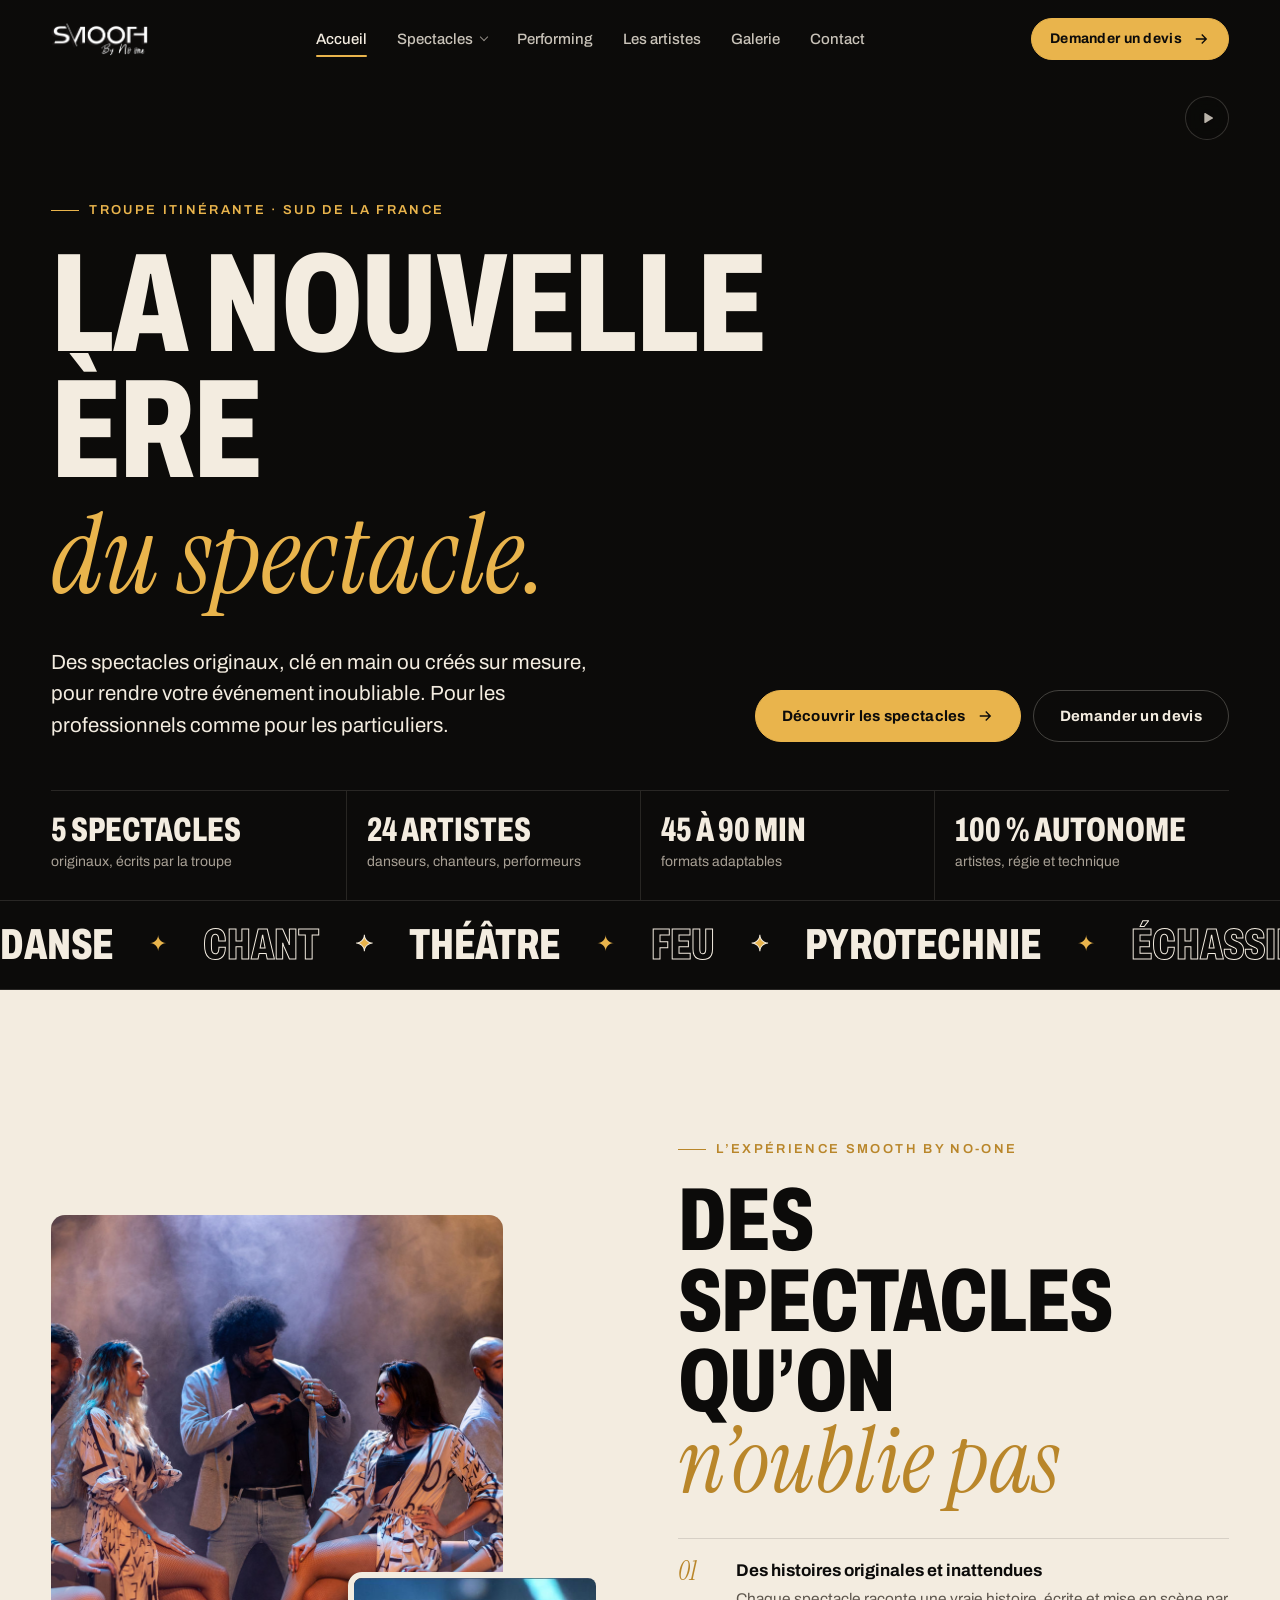
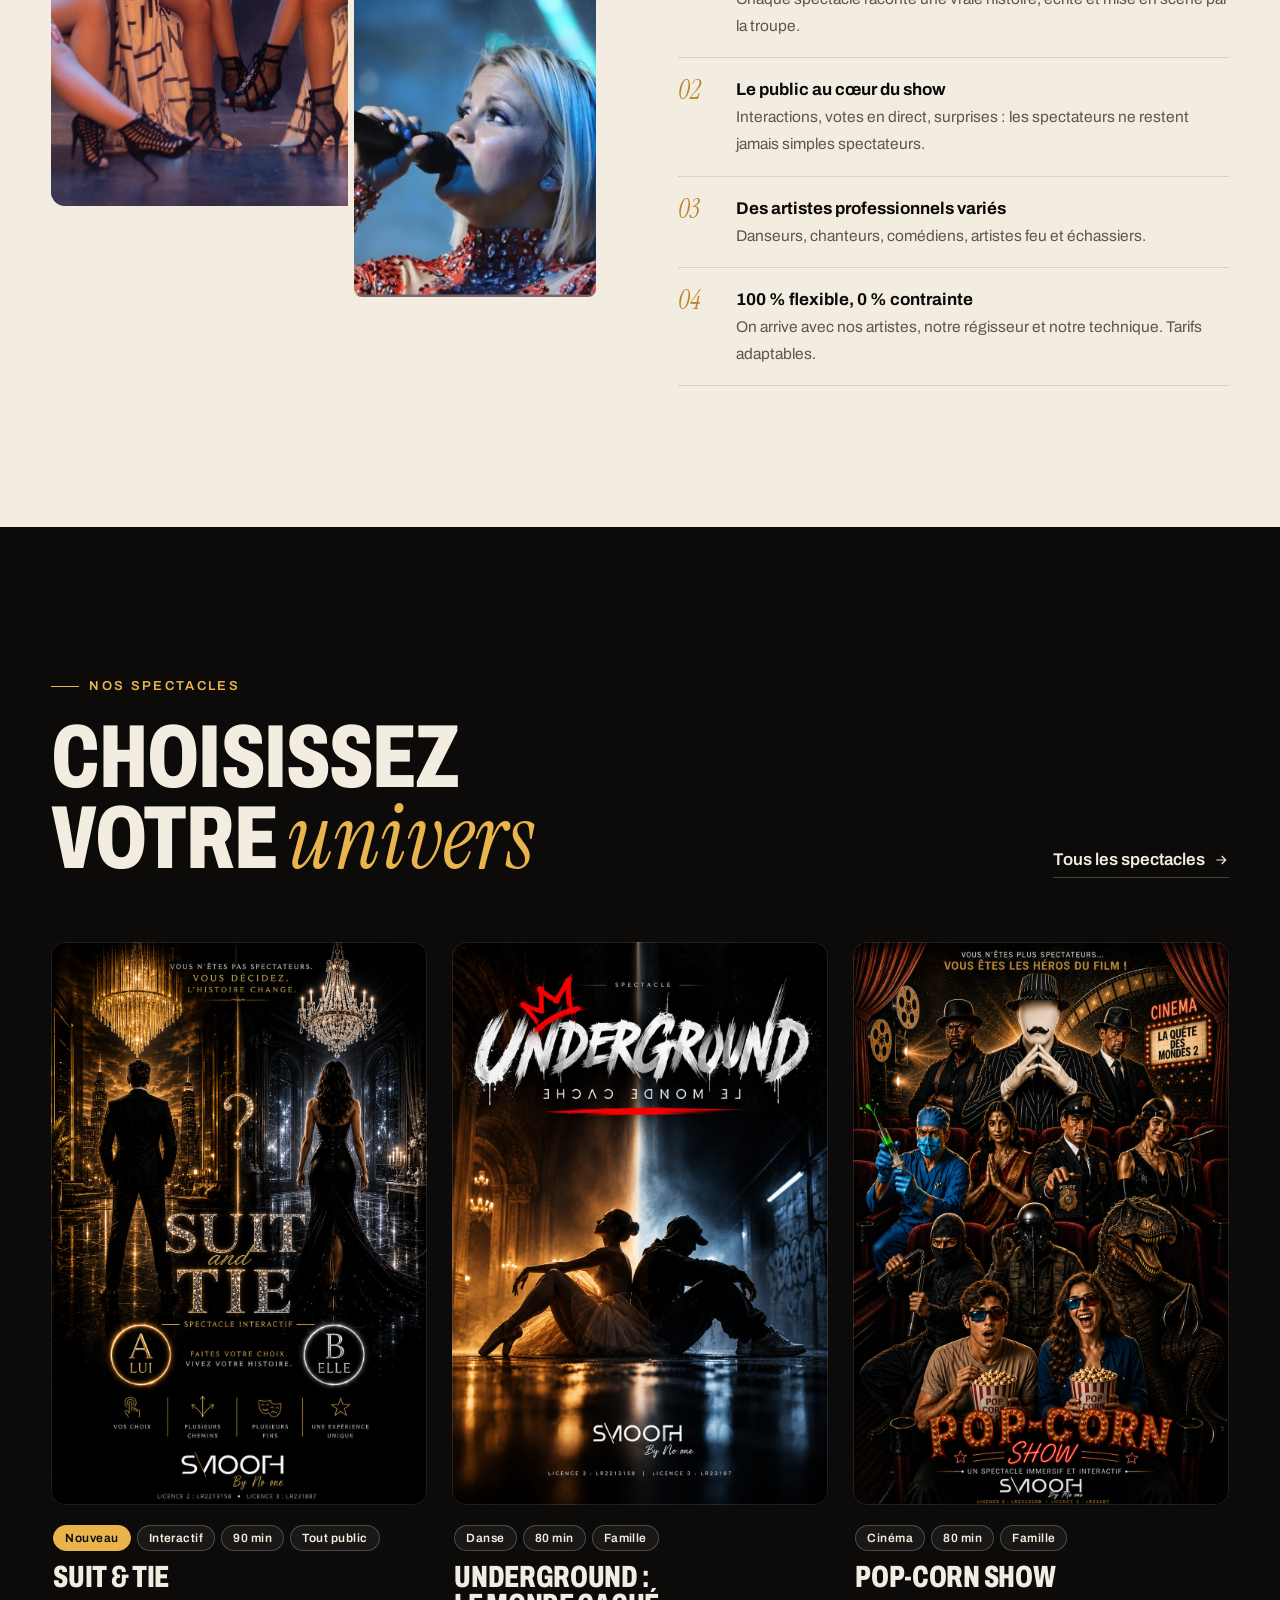
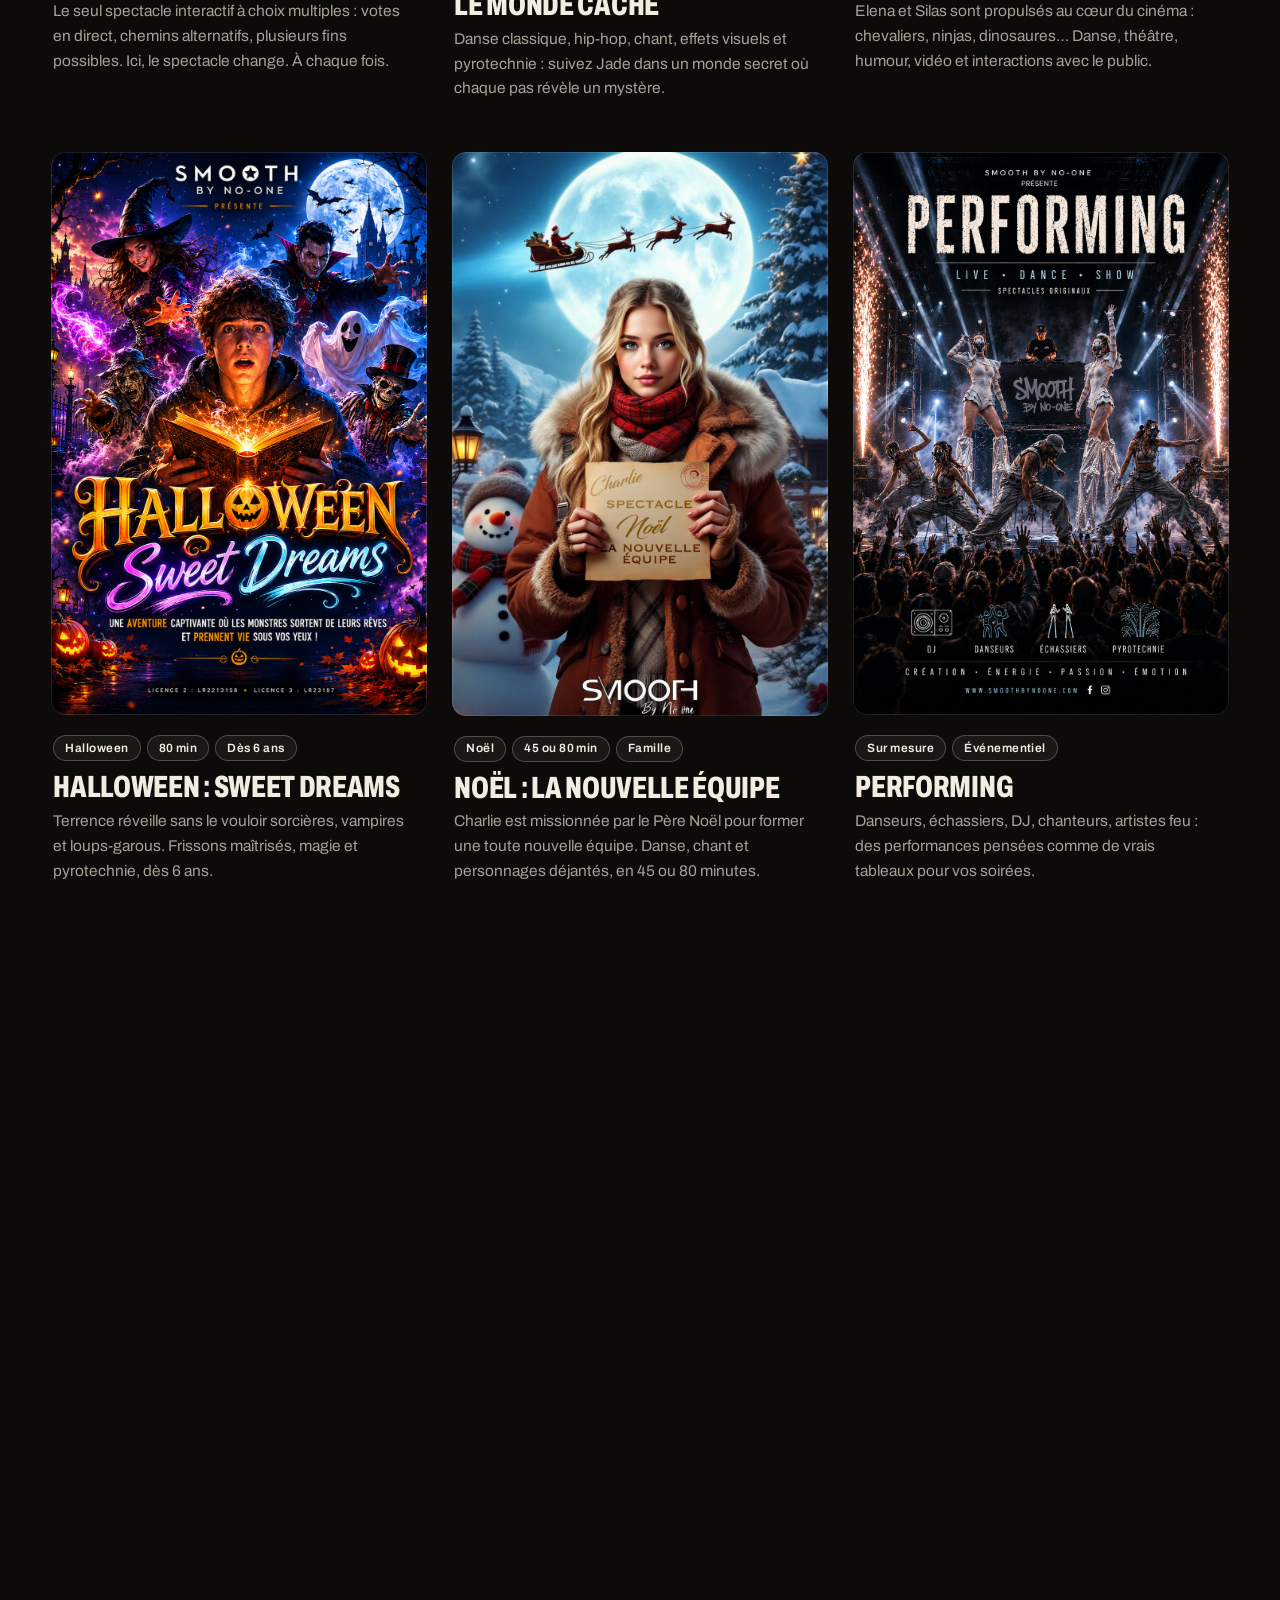
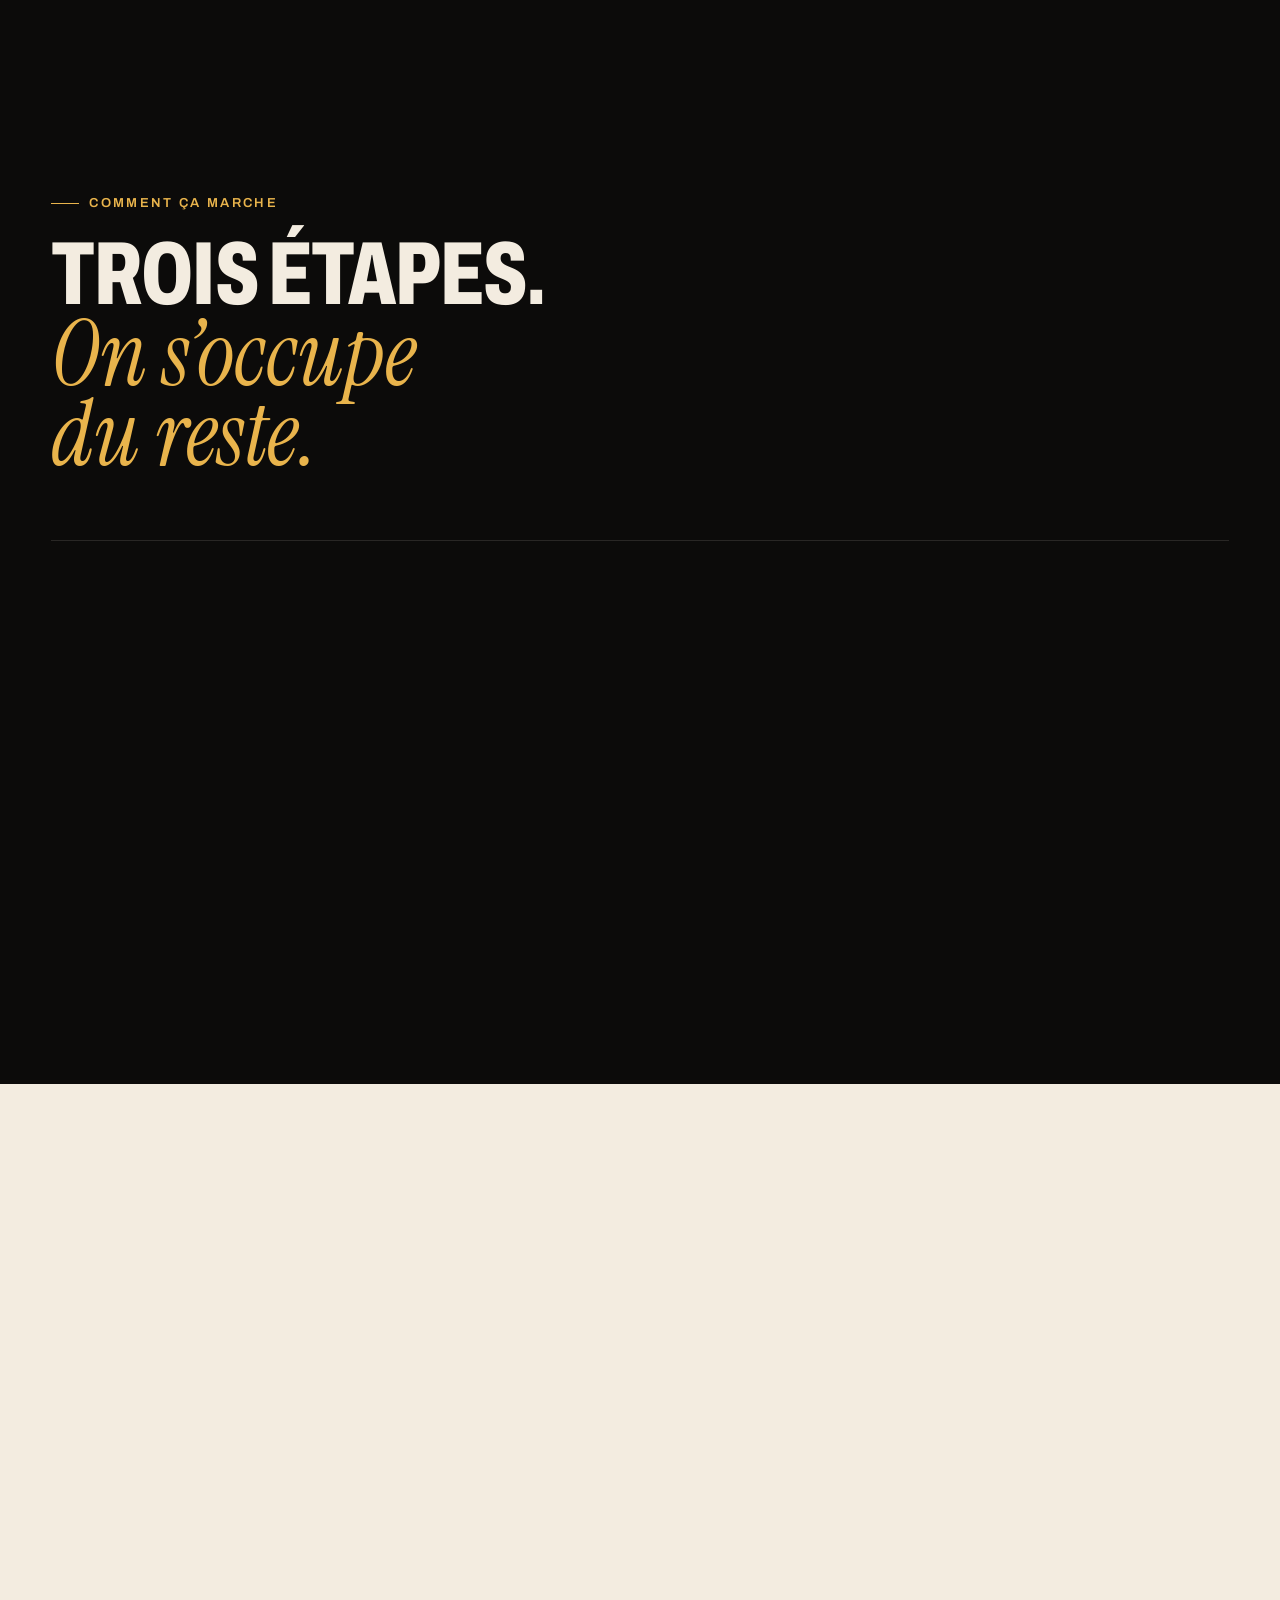
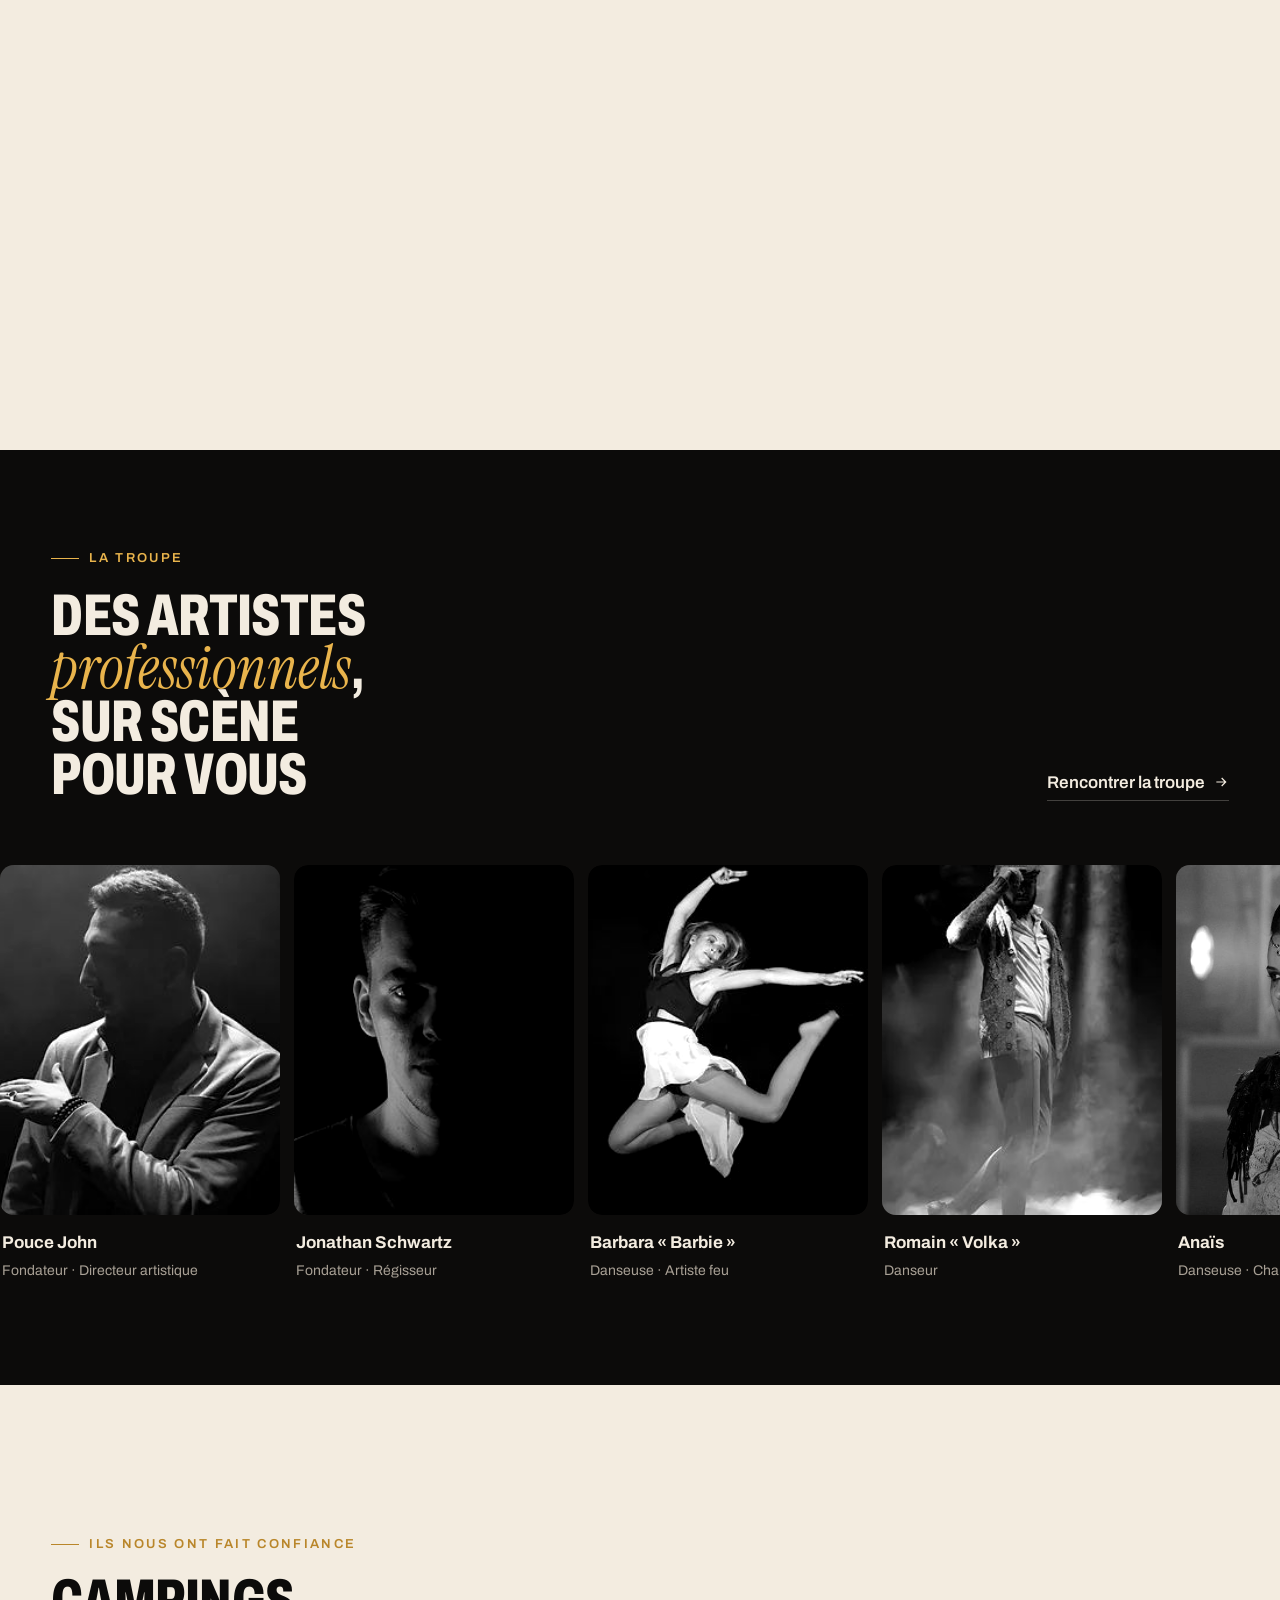
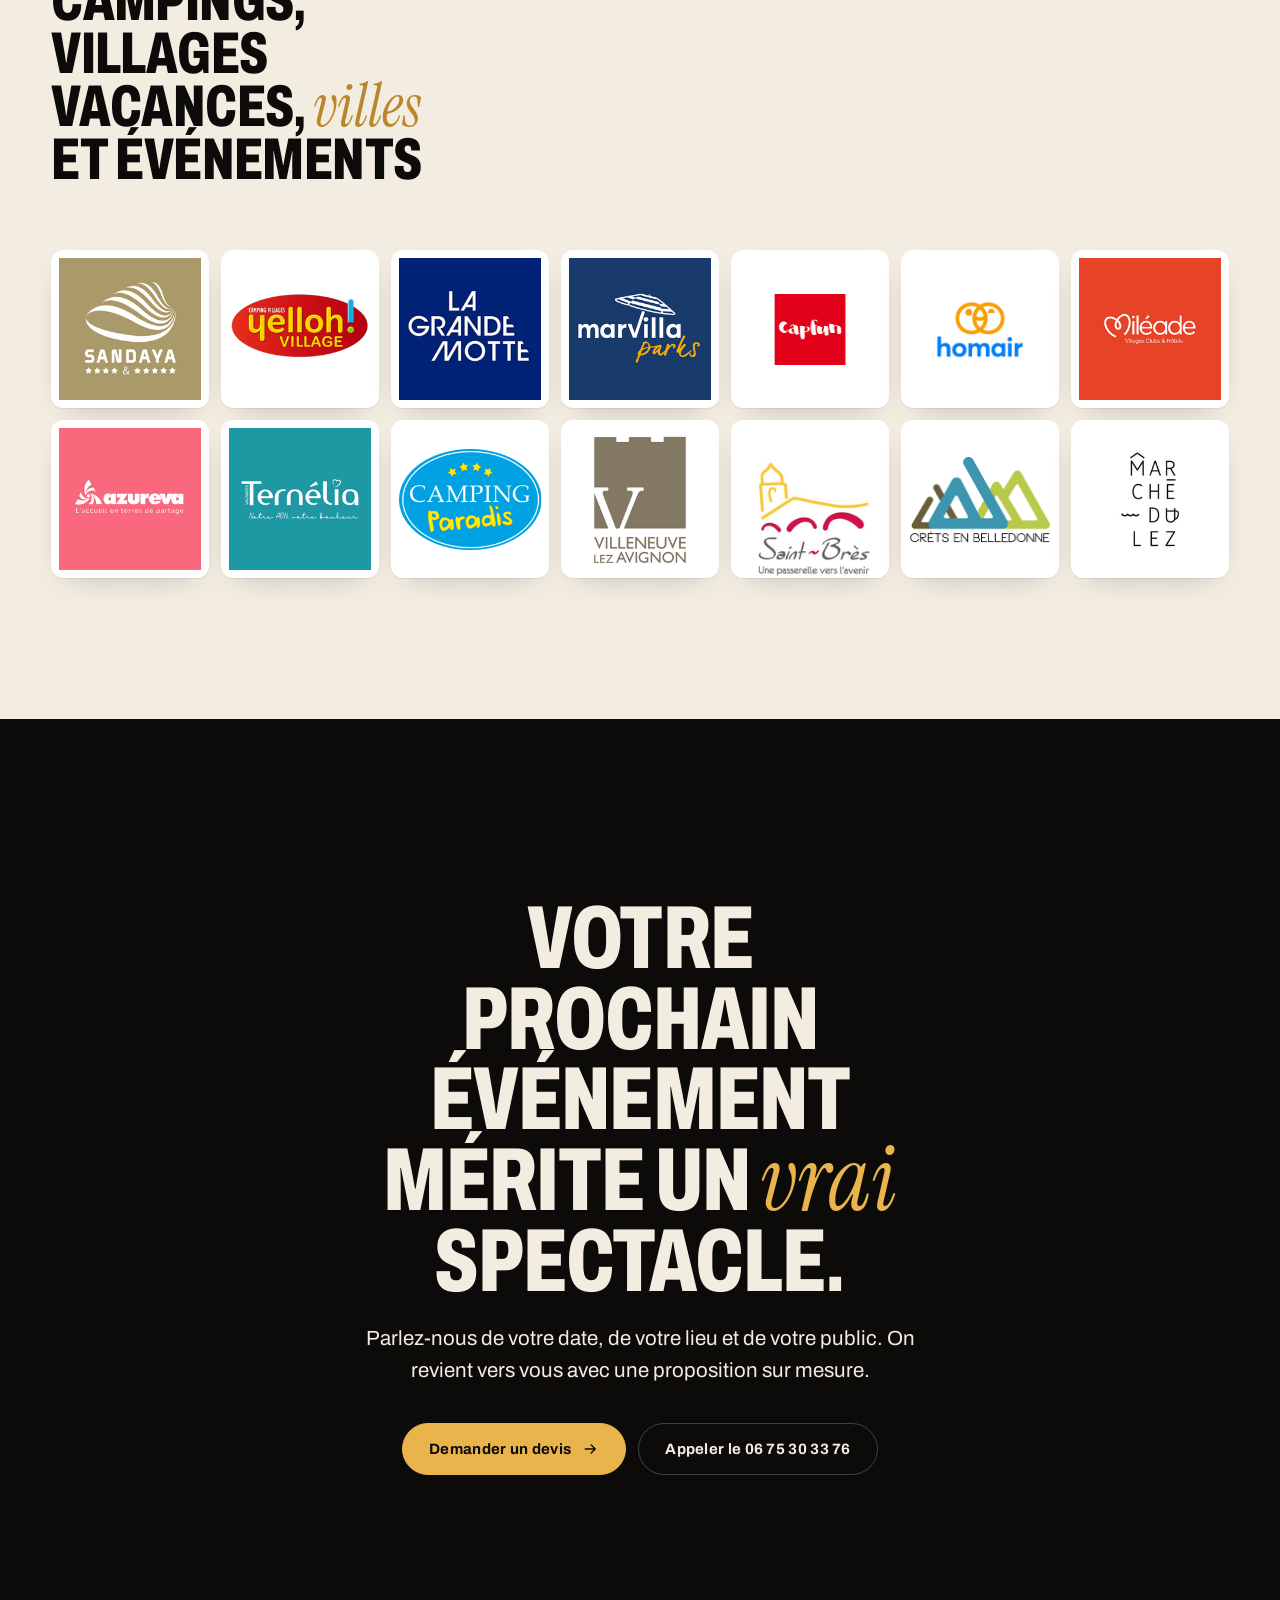
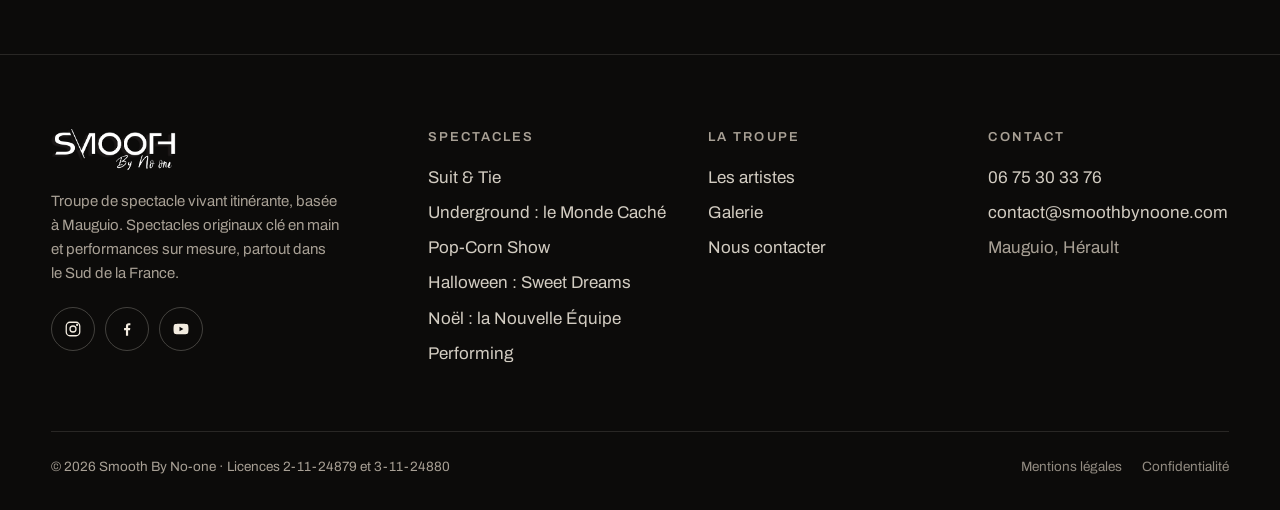
<file: index.html>
<!doctype html>
<html lang="fr">
<head>
  <meta charset="utf-8">
  <meta name="viewport" content="width=device-width, initial-scale=1, viewport-fit=cover">
  <title>Smooth By No-one · Spectacles vivants clé en main dans le Sud de la France</title>
  <meta name="description" content="Troupe itinérante du Sud de la France : spectacles originaux clé en main, créations sur mesure et performances artistiques pour campings, villes, entreprises et particuliers.">
  <link rel="canonical" href="https://www.smoothbynoone.com/">
  <meta name="theme-color" content="#0c0b0a">
  <meta property="og:type" content="website">
  <meta property="og:locale" content="fr_FR">
  <meta property="og:site_name" content="Smooth By No-one">
  <meta property="og:title" content="Smooth By No-one · Spectacles vivants clé en main dans le Sud de la France">
  <meta property="og:description" content="Troupe itinérante du Sud de la France : spectacles originaux clé en main, créations sur mesure et performances artistiques pour campings, villes, entreprises et particuliers.">
  <meta property="og:url" content="https://www.smoothbynoone.com/">
  <meta property="og:image" content="https://www.smoothbynoone.com/assets/img/photos/feu-lumieres.jpg">
  <meta name="twitter:card" content="summary_large_image">
  <link rel="icon" href="assets/img/favicon.png" type="image/png">
  <link rel="apple-touch-icon" href="assets/img/apple-touch-icon.png">
  <link rel="preconnect" href="https://fonts.googleapis.com">
  <link rel="preconnect" href="https://fonts.gstatic.com" crossorigin>
  <link href="https://fonts.googleapis.com/css2?family=Archivo:wdth,wght@62..125,400..900&family=Instrument+Serif:ital@1&display=swap" rel="stylesheet">
  <script>document.documentElement.classList.add("js")</script>
  <link rel="stylesheet" href="assets/css/style.css?v=cc3ef894">
  <script type="application/ld+json">{"@context":"https://schema.org","@type":"PerformingGroup","name":"Smooth By No-one","url":"https://www.smoothbynoone.com","logo":"https://www.smoothbynoone.com/assets/img/logo-blanc.png","email":"contact@smoothbynoone.com","telephone":"+33675303376","address":{"@type":"PostalAddress","streetAddress":"48 rue du Mistral","postalCode":"34130","addressLocality":"Mauguio","addressCountry":"FR"},"areaServed":"Sud de la France","sameAs":["https://www.instagram.com/smooth_by_no_one/","https://www.facebook.com/smoothbynoone","https://www.youtube.com/@smoothbynoone7067"]}</script>
</head>
<body>
  <a class="sr" href="#contenu">Aller au contenu</a>
  <header class="entete">
    <div class="wrap">
      <a class="logo" href="./" aria-label="Smooth By No-one, accueil"><img src="assets/img/logo-blanc.png" alt="Smooth By No-one" width="814" height="280"></a>
      <nav class="nav" aria-label="Navigation principale">
        <a href="./" aria-current="page">Accueil</a>
        <div class="nav-groupe">
          <a href="spectacles.html">Spectacles</a>
          <div class="sous-menu">
            <div class="sous-menu-liste">
              <a class="sous-menu-lien" href="suitandtie.html"><img src="assets/img/affiches/suit-and-tie.jpg" alt="" width="1000" height="1500" loading="lazy"><span><b>Suit & Tie</b><small>Interactif · 90 min</small></span></a>
              <a class="sous-menu-lien" href="underground.html"><img src="assets/img/affiches/underground.jpg" alt="" width="1000" height="1500" loading="lazy"><span><b>Underground : le Monde Caché</b><small>Danse · 80 min</small></span></a>
              <a class="sous-menu-lien" href="pop-corn.html"><img src="assets/img/affiches/pop-corn.jpg" alt="" width="1000" height="1500" loading="lazy"><span><b>Pop-Corn Show</b><small>Cinéma · 80 min</small></span></a>
              <a class="sous-menu-lien" href="halloween.html"><img src="assets/img/affiches/halloween.jpg" alt="" width="1000" height="1500" loading="lazy"><span><b>Halloween : Sweet Dreams</b><small>Halloween · 80 min</small></span></a>
              <a class="sous-menu-lien" href="noel-la-nouvelle-equipe.html"><img src="assets/img/affiches/noel.jpg" alt="" width="1000" height="1500" loading="lazy"><span><b>Noël : la Nouvelle Équipe</b><small>Noël · 45 ou 80 min</small></span></a>
            </div>
            <div class="sous-menu-pied"><a href="spectacles.html">Tous les spectacles</a><a href="performing.html">Performing sur mesure</a></div>
          </div>
        </div>
        <a href="performing.html">Performing</a>
        <a href="nosartistes.html">Les artistes</a>
        <a href="galerie.html">Galerie</a>
        <a href="contact.html">Contact</a>
      </nav>
      <a class="btn btn-petit" href="contact.html">Demander un devis <svg viewBox="0 0 24 24" fill="none" stroke="currentColor" stroke-width="1.8" aria-hidden="true"><path d="M5 12h14M13 6l6 6-6 6"/></svg></a>
      <button class="burger" aria-label="Ouvrir le menu" aria-expanded="false" aria-controls="menu-mobile"><span></span></button>
    </div>
  </header>
  <div class="menu-mobile" id="menu-mobile">
    <nav aria-label="Navigation mobile">
      <a href="./" aria-current="page">Accueil</a>
      <a href="spectacles.html">Spectacles</a>
      <div class="menu-mobile-sous"><a href="suitandtie.html">Suit & Tie</a><a href="underground.html">Underground : le Monde Caché</a><a href="pop-corn.html">Pop-Corn Show</a><a href="halloween.html">Halloween : Sweet Dreams</a><a href="noel-la-nouvelle-equipe.html">Noël : la Nouvelle Équipe</a></div>
      <a href="performing.html">Performing</a>
      <a href="nosartistes.html">Les artistes</a>
      <a href="galerie.html">Galerie</a>
      <a href="contact.html">Contact</a>
    </nav>
    <div>
      <a class="btn " href="contact.html">Demander un devis <svg viewBox="0 0 24 24" fill="none" stroke="currentColor" stroke-width="1.8" aria-hidden="true"><path d="M5 12h14M13 6l6 6-6 6"/></svg></a>
      <p class="texte" style="margin-top:18px"><a href="tel:+33675303376">06 75 30 33 76</a> · <a href="mailto:contact@smoothbynoone.com">contact@smoothbynoone.com</a></p>
    </div>
  </div>

  <main id="contenu">

    <section class="hero">
      <div class="hero-fond" aria-hidden="true">
        <video class="hero-video" muted loop playsinline preload="metadata" poster="assets/video/accueil-affiche.jpg"
          data-src-480="assets/video/accueil-480.mp4" data-src-720="assets/video/accueil-720.mp4" data-src-1080="assets/video/accueil-1080.mp4"></video>
      </div>
      <button class="hero-pause" type="button" aria-label="Mettre la vidéo en pause" hidden>
        <svg class="i-pause" viewBox="0 0 24 24" fill="currentColor" aria-hidden="true"><rect x="6" y="5" width="4" height="14" rx="1"/><rect x="14" y="5" width="4" height="14" rx="1"/></svg>
        <svg class="i-lecture" viewBox="0 0 24 24" fill="currentColor" aria-hidden="true"><path d="M8 5.5v13a1 1 0 0 0 1.5.86l11-6.5a1 1 0 0 0 0-1.72l-11-6.5A1 1 0 0 0 8 5.5z"/></svg>
      </button>
      <div class="wrap hero-contenu">
        <p class="surtitre">Troupe itinérante · Sud de la France</p>
        <h1 class="titre titre-xl">La nouvelle ère <span class="serif">du spectacle.</span></h1>
        <div class="hero-bas">
          <p class="chapo">Des spectacles originaux, clé en main ou créés sur mesure, pour rendre votre événement inoubliable. Pour les professionnels comme pour les particuliers.</p>
          <div class="hero-actions">
            <a class="btn " href="spectacles.html">Découvrir les spectacles <svg viewBox="0 0 24 24" fill="none" stroke="currentColor" stroke-width="1.8" aria-hidden="true"><path d="M5 12h14M13 6l6 6-6 6"/></svg></a>
            <a class="btn btn-ligne" href="contact.html">Demander un devis</a>
          </div>
        </div>
        <div class="hero-chiffres">
          <div><b>5 spectacles</b><span>originaux, écrits par la troupe</span></div>
          <div><b>24 artistes</b><span>danseurs, chanteurs, performeurs</span></div>
          <div><b>45 à 90 min</b><span>formats adaptables</span></div>
          <div><b>100 % autonome</b><span>artistes, régie et technique</span></div>
        </div>
      </div>
    </section>

    <div class="defilant" aria-hidden="true">
      <div class="defilant-piste">
        <span>Danse</span><span>Chant</span><span>Théâtre</span><span>Feu</span><span>Pyrotechnie</span><span>Échassiers</span><span>Interaction</span><span>Émotion</span><span>Danse</span><span>Chant</span><span>Théâtre</span><span>Feu</span><span>Pyrotechnie</span><span>Échassiers</span><span>Interaction</span><span>Émotion</span>
      </div>
    </div>

    <section class="section section-claire" aria-labelledby="t-exp">
      <div class="wrap experience">
        <div class="experience-visuel apparait">
          <img src="assets/img/photos/troupe-or.jpg" alt="La troupe sur scène en costumes dorés" loading="lazy">
          <img src="assets/img/photos/chanteuse.jpg" alt="Chanteuse en live" loading="lazy">
        </div>
        <div class="apparait" data-delai="1">
          <p class="surtitre">L’expérience Smooth By No-one</p>
          <h2 class="titre titre-l" id="t-exp">Des spectacles qu’on <span class="serif">n’oublie pas</span></h2>
          <ul class="points">
            <li><span class="num">01</span><div><b>Des histoires originales et inattendues</b><span>Chaque spectacle raconte une vraie histoire, écrite et mise en scène par la troupe.</span></div></li>
            <li><span class="num">02</span><div><b>Le public au cœur du show</b><span>Interactions, votes en direct, surprises : les spectateurs ne restent jamais simples spectateurs.</span></div></li>
            <li><span class="num">03</span><div><b>Des artistes professionnels variés</b><span>Danseurs, chanteurs, comédiens, artistes feu et échassiers.</span></div></li>
            <li><span class="num">04</span><div><b>100 % flexible, 0 % contrainte</b><span>On arrive avec nos artistes, notre régisseur et notre technique. Tarifs adaptables.</span></div></li>
          </ul>
        </div>
      </div>
    </section>

    <section class="section" aria-labelledby="t-spectacles">
      <div class="wrap">
        <div class="entete-section">
          <div>
            <p class="surtitre">Nos spectacles</p>
            <h2 class="titre titre-l" id="t-spectacles">Choisissez votre <span class="serif">univers</span></h2>
          </div>
          <a class="lien-fleche" href="spectacles.html">Tous les spectacles <svg viewBox="0 0 24 24" fill="none" stroke="currentColor" stroke-width="1.8" aria-hidden="true"><path d="M5 12h14M13 6l6 6-6 6"/></svg></a>
        </div>
        <div class="affiches">
          
      <a class="affiche apparait" data-delai="0" href="suitandtie.html">
        <span class="affiche-visuel"><img src="assets/img/affiches/suit-and-tie.jpg" alt="Affiche du spectacle Suit & Tie" loading="lazy" width="1000" height="1500"><span class="affiche-fleche"><svg viewBox="0 0 24 24" fill="none" stroke="currentColor" stroke-width="1.8" aria-hidden="true"><path d="M5 12h14M13 6l6 6-6 6"/></svg></span></span>
        <div class="affiche-info">
          <div class="affiche-tags"><span class="tag tag-or">Nouveau</span><span class="tag">Interactif</span><span class="tag">90 min</span><span class="tag">Tout public</span></div>
          <h3 class="titre titre-s">Suit & Tie</h3>
          <p>Le seul spectacle interactif à choix multiples : votes en direct, chemins alternatifs, plusieurs fins possibles. Ici, le spectacle change. À chaque fois.</p>
        </div>
      </a>
      <a class="affiche apparait" data-delai="1" href="underground.html">
        <span class="affiche-visuel"><img src="assets/img/affiches/underground.jpg" alt="Affiche du spectacle Underground : le Monde Caché" loading="lazy" width="1000" height="1500"><span class="affiche-fleche"><svg viewBox="0 0 24 24" fill="none" stroke="currentColor" stroke-width="1.8" aria-hidden="true"><path d="M5 12h14M13 6l6 6-6 6"/></svg></span></span>
        <div class="affiche-info">
          <div class="affiche-tags"><span class="tag">Danse</span><span class="tag">80 min</span><span class="tag">Famille</span></div>
          <h3 class="titre titre-s">Underground : le Monde Caché</h3>
          <p>Danse classique, hip-hop, chant, effets visuels et pyrotechnie : suivez Jade dans un monde secret où chaque pas révèle un mystère.</p>
        </div>
      </a>
      <a class="affiche apparait" data-delai="2" href="pop-corn.html">
        <span class="affiche-visuel"><img src="assets/img/affiches/pop-corn.jpg" alt="Affiche du spectacle Pop-Corn Show" loading="lazy" width="1000" height="1500"><span class="affiche-fleche"><svg viewBox="0 0 24 24" fill="none" stroke="currentColor" stroke-width="1.8" aria-hidden="true"><path d="M5 12h14M13 6l6 6-6 6"/></svg></span></span>
        <div class="affiche-info">
          <div class="affiche-tags"><span class="tag">Cinéma</span><span class="tag">80 min</span><span class="tag">Famille</span></div>
          <h3 class="titre titre-s">Pop-Corn Show</h3>
          <p>Elena et Silas sont propulsés au cœur du cinéma : chevaliers, ninjas, dinosaures… Danse, théâtre, humour, vidéo et interactions avec le public.</p>
        </div>
      </a>
      <a class="affiche apparait" data-delai="0" href="halloween.html">
        <span class="affiche-visuel"><img src="assets/img/affiches/halloween.jpg" alt="Affiche du spectacle Halloween : Sweet Dreams" loading="lazy" width="1000" height="1500"><span class="affiche-fleche"><svg viewBox="0 0 24 24" fill="none" stroke="currentColor" stroke-width="1.8" aria-hidden="true"><path d="M5 12h14M13 6l6 6-6 6"/></svg></span></span>
        <div class="affiche-info">
          <div class="affiche-tags"><span class="tag">Halloween</span><span class="tag">80 min</span><span class="tag">Dès 6 ans</span></div>
          <h3 class="titre titre-s">Halloween : Sweet Dreams</h3>
          <p>Terrence réveille sans le vouloir sorcières, vampires et loups-garous. Frissons maîtrisés, magie et pyrotechnie, dès 6 ans.</p>
        </div>
      </a>
      <a class="affiche apparait" data-delai="1" href="noel-la-nouvelle-equipe.html">
        <span class="affiche-visuel"><img src="assets/img/affiches/noel.jpg" alt="Affiche du spectacle Noël : la Nouvelle Équipe" loading="lazy" width="1000" height="1500"><span class="affiche-fleche"><svg viewBox="0 0 24 24" fill="none" stroke="currentColor" stroke-width="1.8" aria-hidden="true"><path d="M5 12h14M13 6l6 6-6 6"/></svg></span></span>
        <div class="affiche-info">
          <div class="affiche-tags"><span class="tag">Noël</span><span class="tag">45 ou 80 min</span><span class="tag">Famille</span></div>
          <h3 class="titre titre-s">Noël : la Nouvelle Équipe</h3>
          <p>Charlie est missionnée par le Père Noël pour former une toute nouvelle équipe. Danse, chant et personnages déjantés, en 45 ou 80 minutes.</p>
        </div>
      </a>
          <a class="affiche apparait" data-delai="2" href="performing.html">
            <span class="affiche-visuel"><img src="assets/img/affiches/performing.jpg" alt="Affiche Performing" loading="lazy" width="1000" height="1500"><span class="affiche-fleche"><svg viewBox="0 0 24 24" fill="none" stroke="currentColor" stroke-width="1.8" aria-hidden="true"><path d="M5 12h14M13 6l6 6-6 6"/></svg></span></span>
            <div class="affiche-info">
              <div class="affiche-tags"><span class="tag">Sur mesure</span><span class="tag">Événementiel</span></div>
              <h3 class="titre titre-s">Performing</h3>
              <p>Danseurs, échassiers, DJ, chanteurs, artistes feu : des performances pensées comme de vrais tableaux pour vos soirées.</p>
            </div>
          </a>
        </div>
      </div>
    </section>

    <section class="section" style="padding-top:0" aria-labelledby="t-focus">
      <div class="wrap">
        <div class="focus apparait">
          <img src="assets/img/photos/coeurs-feu.jpg" alt="Suit & Tie, numéro de feu sur scène" loading="lazy">
          <div class="focus-grille">
            <div>
              <p class="surtitre">Nouveauté · Suit & Tie</p>
              <h2 class="titre titre-l" id="t-focus">Et si le public décidait <span class="serif">de la fin ?</span></h2>
              <p class="chapo" style="margin:22px 0 30px">Le seul spectacle interactif à choix multiples. Votes en direct, chemins alternatifs, plusieurs fins possibles.</p>
              <a class="btn " href="suitandtie.html">Vivre l’expérience Suit & Tie <svg viewBox="0 0 24 24" fill="none" stroke="currentColor" stroke-width="1.8" aria-hidden="true"><path d="M5 12h14M13 6l6 6-6 6"/></svg></a>
            </div>
            <div class="vote" aria-live="polite">
              <p class="vote-q">À vous de choisir</p>
              <button type="button" data-choix="A"><i>A</i><span>Suivre le maître de cérémonie</span><em></em></button>
              <button type="button" data-choix="B"><i>B</i><span>Écouter l’inconnue au masque</span><em></em></button>
              <p class="vote-merci"></p>
            </div>
          </div>
        </div>
      </div>
    </section>

    <section class="section" style="padding-top:0" aria-labelledby="t-comment">
      <div class="wrap">
        <div class="entete-section">
          <div>
            <p class="surtitre">Comment ça marche</p>
            <h2 class="titre titre-l" id="t-comment">Trois étapes. <span class="serif">On s’occupe du reste.</span></h2>
          </div>
        </div>
        <div class="etapes">
          <div class="etape apparait"><span class="etape-num">01</span><h3 class="titre titre-s">Choisissez votre spectacle</h3><p>Un spectacle de notre répertoire, une formule Performing, ou une création imaginée pour vous.</p></div>
          <div class="etape apparait" data-delai="1"><span class="etape-num">02</span><h3 class="titre titre-s">Planifiez votre événement</h3><p>Date, lieu, public, durée : on adapte le format et la technique à votre configuration.</p></div>
          <div class="etape apparait" data-delai="2"><span class="etape-num">03</span><h3 class="titre titre-s">On débarque 🔥</h3><p>Avec nos artistes, notre régisseur et notre énergie. Vous n’avez plus qu’à profiter.</p></div>
        </div>
        <div class="tout-compris apparait">
          <strong>Inclus :</strong>
          <span class="tag">Artistes professionnels</span><span class="tag">Régisseur</span><span class="tag">Son & lumière</span><span class="tag">Costumes</span><span class="tag">Effets visuels</span><span class="tag">Installation</span>
        </div>
      </div>
    </section>

    <section class="section section-claire" aria-labelledby="t-perf">
      <div class="wrap performing">
        <div class="apparait">
          <p class="surtitre">Performing</p>
          <h2 class="titre titre-l" id="t-perf">Des performances <span class="serif">sur mesure</span> pour vos soirées</h2>
          <p class="texte" style="margin-top:22px">Du cocktail à la grande soirée, nous composons des tableaux artistiques préparés en amont, au service de l’ambiance et de l’identité de votre événement. Loin d’une simple animation improvisée.</p>
          <ul class="liste-elements">
            <li>DJ & ambiance</li><li>Danseurs</li><li>Échassiers</li><li>Chant live</li><li>Manipulation de feu</li><li>Univers costumés</li>
          </ul>
          <a class="btn btn-ligne" href="performing.html">Composer votre expérience <svg viewBox="0 0 24 24" fill="none" stroke="currentColor" stroke-width="1.8" aria-hidden="true"><path d="M5 12h14M13 6l6 6-6 6"/></svg></a>
        </div>
        <div class="mosaique apparait" data-delai="1">
          <img src="assets/img/photos/echassiers-led.jpg" alt="Échassiers lumineux" loading="lazy">
          <img src="assets/img/photos/feu-costume.jpg" alt="Artiste feu" loading="lazy">
          <img src="assets/img/photos/parade.jpg" alt="Parade au milieu du public" loading="lazy">
        </div>
      </div>
    </section>

    <section class="section section-serree" aria-labelledby="t-artistes">
      <div class="wrap entete-section">
        <div>
          <p class="surtitre">La troupe</p>
          <h2 class="titre titre-m" id="t-artistes">Des artistes <span class="serif">professionnels</span>, sur scène pour vous</h2>
        </div>
        <a class="lien-fleche" href="nosartistes.html">Rencontrer la troupe <svg viewBox="0 0 24 24" fill="none" stroke="currentColor" stroke-width="1.8" aria-hidden="true"><path d="M5 12h14M13 6l6 6-6 6"/></svg></a>
      </div>
      <div class="artistes-bande">
        <figure class="artiste"><div class="artiste-photo"><img src="assets/img/artistes/john.jpg" alt="Pouce John" loading="lazy"></div><figcaption><b>Pouce John</b><span>Fondateur · Directeur artistique</span></figcaption></figure>
        <figure class="artiste"><div class="artiste-photo"><img src="assets/img/artistes/jonathan.jpg" alt="Jonathan Schwartz" loading="lazy"></div><figcaption><b>Jonathan Schwartz</b><span>Fondateur · Régisseur</span></figcaption></figure>
        <figure class="artiste"><div class="artiste-photo"><img src="assets/img/artistes/barbie.jpg" alt="Barbara « Barbie »" loading="lazy"></div><figcaption><b>Barbara « Barbie »</b><span>Danseuse · Artiste feu</span></figcaption></figure>
        <figure class="artiste"><div class="artiste-photo"><img src="assets/img/artistes/volka.jpg" alt="Romain « Volka »" loading="lazy"></div><figcaption><b>Romain « Volka »</b><span>Danseur</span></figcaption></figure>
        <figure class="artiste"><div class="artiste-photo"><img src="assets/img/artistes/anais.jpg" alt="Anaïs" loading="lazy"></div><figcaption><b>Anaïs</b><span>Danseuse · Chanteuse</span></figcaption></figure>
        <figure class="artiste"><div class="artiste-photo"><img src="assets/img/artistes/lison.jpg" alt="Lison" loading="lazy"></div><figcaption><b>Lison</b><span>Danseuse</span></figcaption></figure>
        <figure class="artiste"><div class="artiste-photo"><img src="assets/img/artistes/thibaut.jpg" alt="Thibaut" loading="lazy"></div><figcaption><b>Thibaut</b><span>Danseur</span></figcaption></figure>
        <figure class="artiste"><div class="artiste-photo"><img src="assets/img/artistes/kevin.jpg" alt="Kevin" loading="lazy"></div><figcaption><b>Kevin</b><span>Danseur</span></figcaption></figure>
        <figure class="artiste"><div class="artiste-photo"><img src="assets/img/artistes/leo.jpg" alt="Léo" loading="lazy"></div><figcaption><b>Léo</b><span>Danseur</span></figcaption></figure>
        <figure class="artiste"><div class="artiste-photo"><img src="assets/img/artistes/julie.jpg" alt="Julie" loading="lazy"></div><figcaption><b>Julie</b><span>Danseuse</span></figcaption></figure>
        <figure class="artiste"><div class="artiste-photo"><img src="assets/img/artistes/mathilde.jpg" alt="Mathilde" loading="lazy"></div><figcaption><b>Mathilde</b><span>Danseuse</span></figcaption></figure>
        <figure class="artiste"><div class="artiste-photo"><img src="assets/img/artistes/samantha.jpg" alt="Samantha" loading="lazy"></div><figcaption><b>Samantha</b><span>Chanteuse</span></figcaption></figure>
        <figure class="artiste"><div class="artiste-photo"><img src="assets/img/artistes/pauline.jpg" alt="Pauline" loading="lazy"></div><figcaption><b>Pauline</b><span>Danseuse</span></figcaption></figure>
        <figure class="artiste"><div class="artiste-photo"><img src="assets/img/artistes/izayo.jpg" alt="Izayo" loading="lazy"></div><figcaption><b>Izayo</b><span>Danseur</span></figcaption></figure>
        <figure class="artiste"><div class="artiste-photo"><img src="assets/img/artistes/marine.jpg" alt="Marine" loading="lazy"></div><figcaption><b>Marine</b><span>Danseuse</span></figcaption></figure>
        <figure class="artiste"><div class="artiste-photo"><img src="assets/img/artistes/mario.jpg" alt="Mario" loading="lazy"></div><figcaption><b>Mario</b><span>Danseur</span></figcaption></figure>
        <figure class="artiste"><div class="artiste-photo"><img src="assets/img/artistes/maude.jpg" alt="Maude" loading="lazy"></div><figcaption><b>Maude</b><span>Danseuse</span></figcaption></figure>
        <figure class="artiste"><div class="artiste-photo"><img src="assets/img/artistes/morgan.jpg" alt="Morgan" loading="lazy"></div><figcaption><b>Morgan</b><span>Danseur</span></figcaption></figure>
        <figure class="artiste"><div class="artiste-photo"><img src="assets/img/artistes/elektra.jpg" alt="Elektra" loading="lazy"></div><figcaption><b>Elektra</b><span>Danseuse</span></figcaption></figure>
        <figure class="artiste"><div class="artiste-photo"><img src="assets/img/artistes/eilisha.jpg" alt="Eilisha" loading="lazy"></div><figcaption><b>Eilisha</b><span>Chanteuse</span></figcaption></figure>
        <figure class="artiste"><div class="artiste-photo"><img src="assets/img/artistes/eliane.jpg" alt="Éliane" loading="lazy"></div><figcaption><b>Éliane</b><span>Danseuse</span></figcaption></figure>
        <figure class="artiste"><div class="artiste-photo"><img src="assets/img/artistes/fanny.jpg" alt="Fanny" loading="lazy"></div><figcaption><b>Fanny</b><span>Danseuse</span></figcaption></figure>
        <figure class="artiste"><div class="artiste-photo"><img src="assets/img/artistes/harmony.jpg" alt="Harmony" loading="lazy"></div><figcaption><b>Harmony</b><span>Danseuse</span></figcaption></figure>
        <figure class="artiste"><div class="artiste-photo"><img src="assets/img/artistes/manuela.jpg" alt="Manuela" loading="lazy"></div><figcaption><b>Manuela</b><span>Danseuse</span></figcaption></figure>
      </div>
    </section>

    <section class="section section-claire" aria-labelledby="t-clients">
      <div class="wrap">
        <div class="entete-section">
          <div>
            <p class="surtitre">Ils nous ont fait confiance</p>
            <h2 class="titre titre-m" id="t-clients">Campings, villages vacances, <span class="serif">villes</span> et événements</h2>
          </div>
        </div>
        <div class="clients">
          <div class="client apparait"><img src="assets/img/clients/sandaya.png" alt="Sandaya" loading="lazy"></div>
          <div class="client apparait"><img src="assets/img/clients/yelloh-village.png" alt="Yelloh! Village" loading="lazy"></div>
          <div class="client apparait"><img src="assets/img/clients/la-grande-motte.png" alt="La Grande Motte" loading="lazy"></div>
          <div class="client apparait"><img src="assets/img/clients/marvilla-parks.png" alt="Marvilla Parks" loading="lazy"></div>
          <div class="client apparait"><img src="assets/img/clients/capfun.png" alt="Capfun" loading="lazy"></div>
          <div class="client apparait"><img src="assets/img/clients/homair.png" alt="Homair" loading="lazy"></div>
          <div class="client apparait"><img src="assets/img/clients/mileade.png" alt="Miléade" loading="lazy"></div>
          <div class="client apparait"><img src="assets/img/clients/azureva.png" alt="Azureva" loading="lazy"></div>
          <div class="client apparait"><img src="assets/img/clients/ternelia.png" alt="Ternélia" loading="lazy"></div>
          <div class="client apparait"><img src="assets/img/clients/camping-paradis.png" alt="Camping Paradis" loading="lazy"></div>
          <div class="client apparait"><img src="assets/img/clients/villeneuve-lez-avignon.png" alt="Villeneuve-lès-Avignon" loading="lazy"></div>
          <div class="client apparait"><img src="assets/img/clients/saint-bres.png" alt="Saint-Brès" loading="lazy"></div>
          <div class="client apparait"><img src="assets/img/clients/crets-en-belledonne.png" alt="Crêts en Belledonne" loading="lazy"></div>
          <div class="client apparait"><img src="assets/img/clients/marche-du-lez.png" alt="Marché du Lez" loading="lazy"></div>
        </div>
      </div>
    </section>

    <section class="appel">
      <video class="appel-video" muted loop playsinline preload="none" aria-hidden="true"
          data-src-480="assets/video/appel-480.mp4" data-src-720="assets/video/appel-720.mp4" data-src-1080="assets/video/appel-1080.mp4"></video>
      <div class="wrap apparait">
        <h2 class="titre titre-l">Votre prochain événement mérite un <span class="serif">vrai</span> spectacle.</h2>
        <p class="chapo">Parlez-nous de votre date, de votre lieu et de votre public. On revient vers vous avec une proposition sur mesure.</p>
        <div class="appel-actions">
          <a class="btn " href="contact.html">Demander un devis <svg viewBox="0 0 24 24" fill="none" stroke="currentColor" stroke-width="1.8" aria-hidden="true"><path d="M5 12h14M13 6l6 6-6 6"/></svg></a>
          <a class="btn btn-ligne" href="tel:+33675303376">Appeler le 06 75 30 33 76</a>
        </div>
      </div>
    </section>
  </main>

  <footer class="pied">
    <div class="wrap">
      <div class="pied-grille">
        <div class="pied-marque">
          <img src="assets/img/logo-blanc.png" alt="Smooth By No-one" width="160" height="55" style="height:44px;width:auto">
          <p>Troupe de spectacle vivant itinérante, basée à Mauguio. Spectacles originaux clé en main et performances sur mesure, partout dans le Sud de la France.</p>
          <div class="reseaux">
            <a href="https://www.instagram.com/smooth_by_no_one/" aria-label="Instagram" target="_blank" rel="noopener"><svg viewBox="0 0 24 24" fill="none" stroke="currentColor" stroke-width="1.7" aria-hidden="true"><rect x="3" y="3" width="18" height="18" rx="5"/><circle cx="12" cy="12" r="4"/><circle cx="17.5" cy="6.5" r=".6" fill="currentColor"/></svg></a>
            <a href="https://www.facebook.com/smoothbynoone" aria-label="Facebook" target="_blank" rel="noopener"><svg viewBox="0 0 24 24" fill="currentColor" aria-hidden="true"><path d="M13.5 21v-7.5h2.5l.4-3h-2.9V8.6c0-.9.3-1.5 1.5-1.5h1.5V4.4c-.3 0-1.2-.1-2.2-.1-2.2 0-3.7 1.3-3.7 3.8v2.4H8.1v3h2.5V21h2.9z"/></svg></a>
            <a href="https://www.youtube.com/@smoothbynoone7067" aria-label="YouTube" target="_blank" rel="noopener"><svg viewBox="0 0 24 24" fill="currentColor" aria-hidden="true"><path d="M21.6 7.2a2.5 2.5 0 0 0-1.8-1.8C18.3 5 12 5 12 5s-6.3 0-7.8.4A2.5 2.5 0 0 0 2.4 7.2 26 26 0 0 0 2 12c0 1.6.1 3.2.4 4.8a2.5 2.5 0 0 0 1.8 1.8C5.7 19 12 19 12 19s6.3 0 7.8-.4a2.5 2.5 0 0 0 1.8-1.8c.3-1.6.4-3.2.4-4.8s-.1-3.2-.4-4.8zM10 15V9l5.2 3L10 15z"/></svg></a>
          </div>
        </div>
        <div>
          <h4>Spectacles</h4>
          <ul>
            <li><a href="suitandtie.html">Suit & Tie</a></li>
            <li><a href="underground.html">Underground : le Monde Caché</a></li>
            <li><a href="pop-corn.html">Pop-Corn Show</a></li>
            <li><a href="halloween.html">Halloween : Sweet Dreams</a></li>
            <li><a href="noel-la-nouvelle-equipe.html">Noël : la Nouvelle Équipe</a></li>
            <li><a href="performing.html">Performing</a></li>
          </ul>
        </div>
        <div>
          <h4>La troupe</h4>
          <ul>
            <li><a href="nosartistes.html">Les artistes</a></li>
            <li><a href="galerie.html">Galerie</a></li>
            <li><a href="contact.html">Nous contacter</a></li>
          </ul>
        </div>
        <div>
          <h4>Contact</h4>
          <ul>
            <li><a href="tel:+33675303376">06 75 30 33 76</a></li>
            <li><a href="mailto:contact@smoothbynoone.com">contact@smoothbynoone.com</a></li>
            <li style="color:var(--gris)">Mauguio, Hérault</li>
          </ul>
        </div>
      </div>
      <div class="pied-bas">
        <span>© 2026 Smooth By No-one · Licences 2-11-24879 et 3-11-24880</span>
        <ul>
          <li><a href="mentions-legales.html">Mentions légales</a></li>
          <li><a href="confidentialite.html">Confidentialité</a></li>
        </ul>
      </div>
    </div>
  </footer>
  <script src="assets/js/main.js?v=0501503d" defer></script>
</body>
</html>
</file>
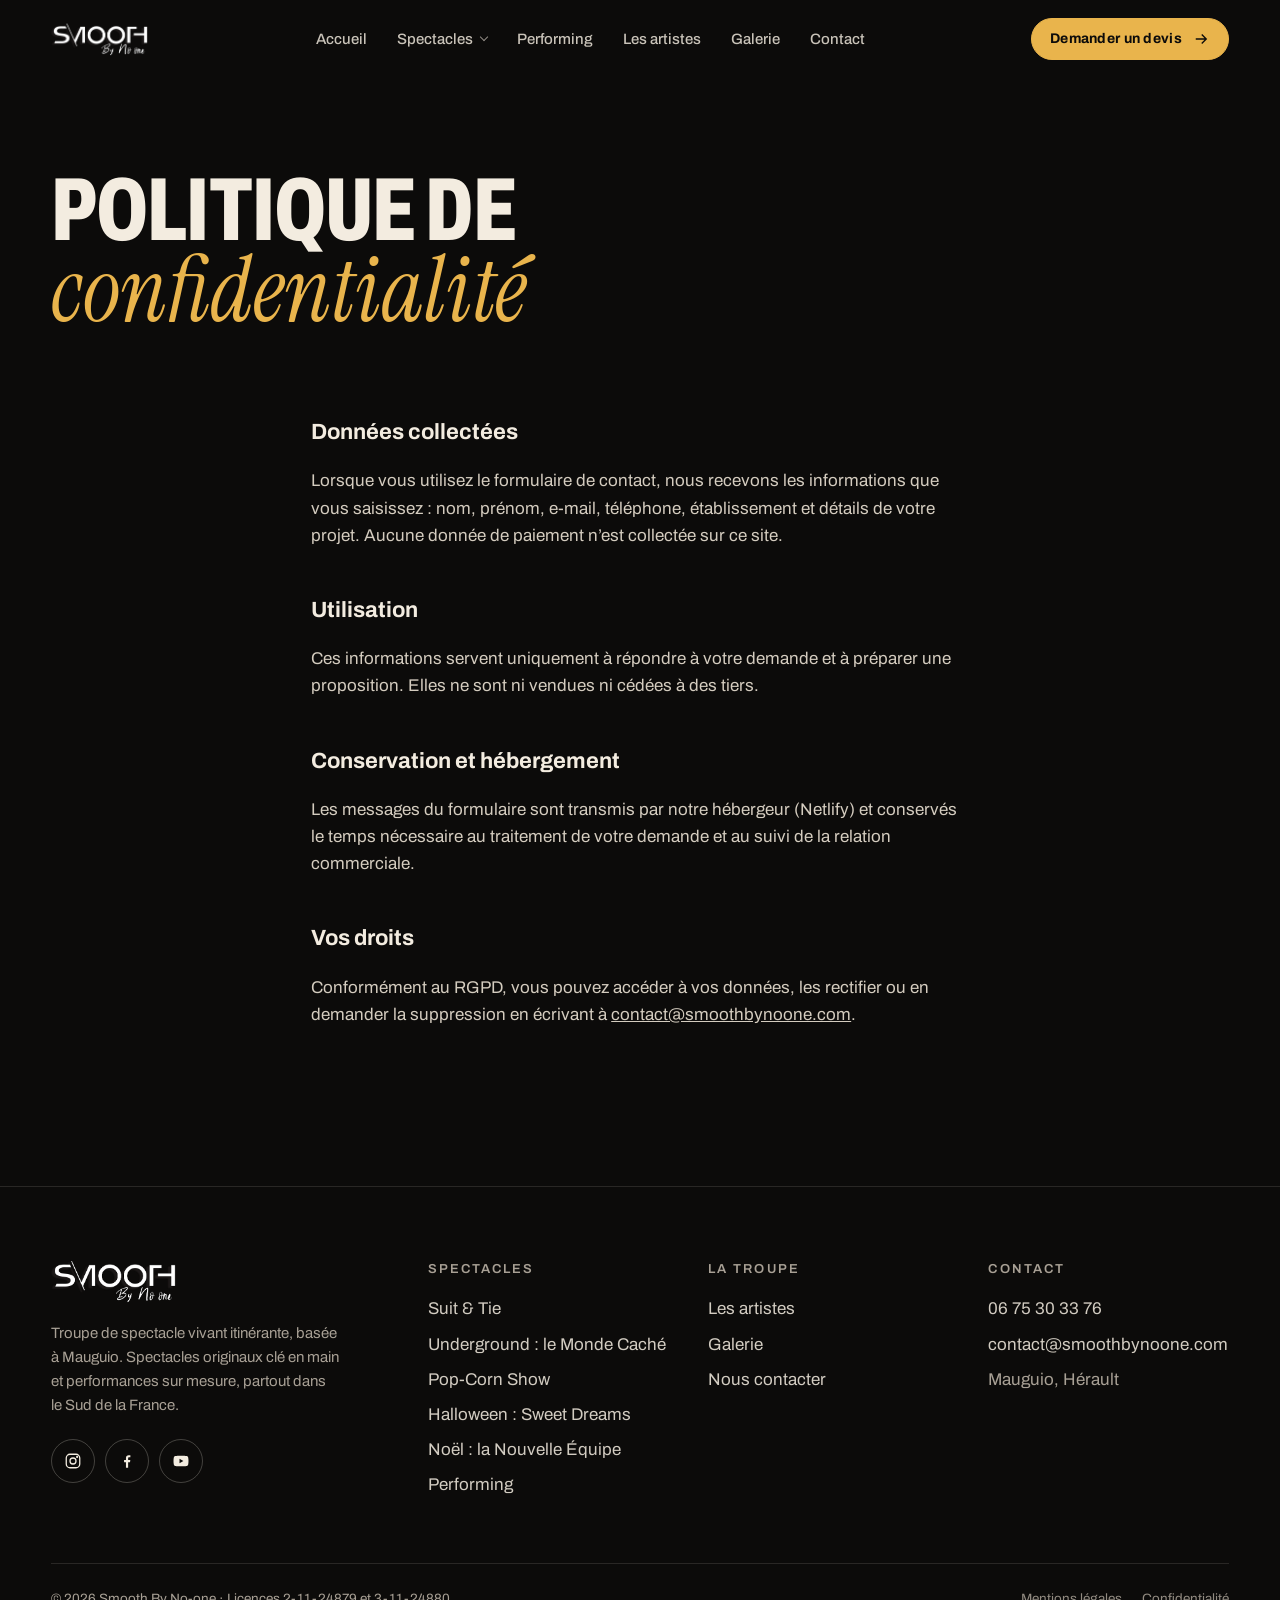
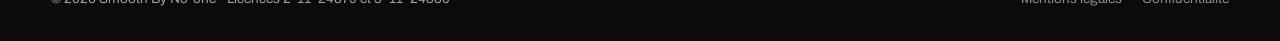
<file: confidentialite.html>
<!doctype html>
<html lang="fr">
<head>
  <meta charset="utf-8">
  <meta name="viewport" content="width=device-width, initial-scale=1, viewport-fit=cover">
  <title>Politique de confidentialité · Smooth By No-one</title>
  <meta name="description" content="Comment Smooth By No-one utilise les données transmises via le site.">
  <link rel="canonical" href="https://www.smoothbynoone.com/confidentialite">
  <meta name="theme-color" content="#0c0b0a">
  <meta property="og:type" content="website">
  <meta property="og:locale" content="fr_FR">
  <meta property="og:site_name" content="Smooth By No-one">
  <meta property="og:title" content="Politique de confidentialité · Smooth By No-one">
  <meta property="og:description" content="Comment Smooth By No-one utilise les données transmises via le site.">
  <meta property="og:url" content="https://www.smoothbynoone.com/confidentialite">
  <meta property="og:image" content="https://www.smoothbynoone.com/assets/img/photos/feu-lumieres.jpg">
  <meta name="twitter:card" content="summary_large_image">
  <link rel="icon" href="assets/img/favicon.png" type="image/png">
  <link rel="apple-touch-icon" href="assets/img/apple-touch-icon.png">
  <link rel="preconnect" href="https://fonts.googleapis.com">
  <link rel="preconnect" href="https://fonts.gstatic.com" crossorigin>
  <link href="https://fonts.googleapis.com/css2?family=Archivo:wdth,wght@62..125,400..900&family=Instrument+Serif:ital@1&display=swap" rel="stylesheet">
  <script>document.documentElement.classList.add("js")</script>
  <link rel="stylesheet" href="assets/css/style.css?v=cc3ef894">
  <script type="application/ld+json">{"@context":"https://schema.org","@type":"PerformingGroup","name":"Smooth By No-one","url":"https://www.smoothbynoone.com","logo":"https://www.smoothbynoone.com/assets/img/logo-blanc.png","email":"contact@smoothbynoone.com","telephone":"+33675303376","address":{"@type":"PostalAddress","streetAddress":"48 rue du Mistral","postalCode":"34130","addressLocality":"Mauguio","addressCountry":"FR"},"areaServed":"Sud de la France","sameAs":["https://www.instagram.com/smooth_by_no_one/","https://www.facebook.com/smoothbynoone","https://www.youtube.com/@smoothbynoone7067"]}</script>
</head>
<body>
  <a class="sr" href="#contenu">Aller au contenu</a>
  <header class="entete">
    <div class="wrap">
      <a class="logo" href="./" aria-label="Smooth By No-one, accueil"><img src="assets/img/logo-blanc.png" alt="Smooth By No-one" width="814" height="280"></a>
      <nav class="nav" aria-label="Navigation principale">
        <a href="./">Accueil</a>
        <div class="nav-groupe">
          <a href="spectacles.html">Spectacles</a>
          <div class="sous-menu">
            <div class="sous-menu-liste">
              <a class="sous-menu-lien" href="suitandtie.html"><img src="assets/img/affiches/suit-and-tie.jpg" alt="" width="1000" height="1500" loading="lazy"><span><b>Suit & Tie</b><small>Interactif · 90 min</small></span></a>
              <a class="sous-menu-lien" href="underground.html"><img src="assets/img/affiches/underground.jpg" alt="" width="1000" height="1500" loading="lazy"><span><b>Underground : le Monde Caché</b><small>Danse · 80 min</small></span></a>
              <a class="sous-menu-lien" href="pop-corn.html"><img src="assets/img/affiches/pop-corn.jpg" alt="" width="1000" height="1500" loading="lazy"><span><b>Pop-Corn Show</b><small>Cinéma · 80 min</small></span></a>
              <a class="sous-menu-lien" href="halloween.html"><img src="assets/img/affiches/halloween.jpg" alt="" width="1000" height="1500" loading="lazy"><span><b>Halloween : Sweet Dreams</b><small>Halloween · 80 min</small></span></a>
              <a class="sous-menu-lien" href="noel-la-nouvelle-equipe.html"><img src="assets/img/affiches/noel.jpg" alt="" width="1000" height="1500" loading="lazy"><span><b>Noël : la Nouvelle Équipe</b><small>Noël · 45 ou 80 min</small></span></a>
            </div>
            <div class="sous-menu-pied"><a href="spectacles.html">Tous les spectacles</a><a href="performing.html">Performing sur mesure</a></div>
          </div>
        </div>
        <a href="performing.html">Performing</a>
        <a href="nosartistes.html">Les artistes</a>
        <a href="galerie.html">Galerie</a>
        <a href="contact.html">Contact</a>
      </nav>
      <a class="btn btn-petit" href="contact.html">Demander un devis <svg viewBox="0 0 24 24" fill="none" stroke="currentColor" stroke-width="1.8" aria-hidden="true"><path d="M5 12h14M13 6l6 6-6 6"/></svg></a>
      <button class="burger" aria-label="Ouvrir le menu" aria-expanded="false" aria-controls="menu-mobile"><span></span></button>
    </div>
  </header>
  <div class="menu-mobile" id="menu-mobile">
    <nav aria-label="Navigation mobile">
      <a href="./">Accueil</a>
      <a href="spectacles.html">Spectacles</a>
      <div class="menu-mobile-sous"><a href="suitandtie.html">Suit & Tie</a><a href="underground.html">Underground : le Monde Caché</a><a href="pop-corn.html">Pop-Corn Show</a><a href="halloween.html">Halloween : Sweet Dreams</a><a href="noel-la-nouvelle-equipe.html">Noël : la Nouvelle Équipe</a></div>
      <a href="performing.html">Performing</a>
      <a href="nosartistes.html">Les artistes</a>
      <a href="galerie.html">Galerie</a>
      <a href="contact.html">Contact</a>
    </nav>
    <div>
      <a class="btn " href="contact.html">Demander un devis <svg viewBox="0 0 24 24" fill="none" stroke="currentColor" stroke-width="1.8" aria-hidden="true"><path d="M5 12h14M13 6l6 6-6 6"/></svg></a>
      <p class="texte" style="margin-top:18px"><a href="tel:+33675303376">06 75 30 33 76</a> · <a href="mailto:contact@smoothbynoone.com">contact@smoothbynoone.com</a></p>
    </div>
  </div>

  <main id="contenu">

    <section class="page-hero" style="padding-bottom:20px"><div class="wrap"><h1 class="titre titre-l">Politique de <span class="serif">confidentialité</span></h1></div></section>
    <section class="section" style="padding-top:20px"><div class="wrap legal">
      <h2>Données collectées</h2>
      <p>Lorsque vous utilisez le formulaire de contact, nous recevons les informations que vous saisissez : nom, prénom, e-mail, téléphone, établissement et détails de votre projet. Aucune donnée de paiement n’est collectée sur ce site.</p>
      <h2>Utilisation</h2>
      <p>Ces informations servent uniquement à répondre à votre demande et à préparer une proposition. Elles ne sont ni vendues ni cédées à des tiers.</p>
      <h2>Conservation et hébergement</h2>
      <p>Les messages du formulaire sont transmis par notre hébergeur (Netlify) et conservés le temps nécessaire au traitement de votre demande et au suivi de la relation commerciale.</p>
      <h2>Vos droits</h2>
      <p>Conformément au RGPD, vous pouvez accéder à vos données, les rectifier ou en demander la suppression en écrivant à <a href="mailto:contact@smoothbynoone.com">contact@smoothbynoone.com</a>.</p>
    </div></section>
  </main>

  <footer class="pied">
    <div class="wrap">
      <div class="pied-grille">
        <div class="pied-marque">
          <img src="assets/img/logo-blanc.png" alt="Smooth By No-one" width="160" height="55" style="height:44px;width:auto">
          <p>Troupe de spectacle vivant itinérante, basée à Mauguio. Spectacles originaux clé en main et performances sur mesure, partout dans le Sud de la France.</p>
          <div class="reseaux">
            <a href="https://www.instagram.com/smooth_by_no_one/" aria-label="Instagram" target="_blank" rel="noopener"><svg viewBox="0 0 24 24" fill="none" stroke="currentColor" stroke-width="1.7" aria-hidden="true"><rect x="3" y="3" width="18" height="18" rx="5"/><circle cx="12" cy="12" r="4"/><circle cx="17.5" cy="6.5" r=".6" fill="currentColor"/></svg></a>
            <a href="https://www.facebook.com/smoothbynoone" aria-label="Facebook" target="_blank" rel="noopener"><svg viewBox="0 0 24 24" fill="currentColor" aria-hidden="true"><path d="M13.5 21v-7.5h2.5l.4-3h-2.9V8.6c0-.9.3-1.5 1.5-1.5h1.5V4.4c-.3 0-1.2-.1-2.2-.1-2.2 0-3.7 1.3-3.7 3.8v2.4H8.1v3h2.5V21h2.9z"/></svg></a>
            <a href="https://www.youtube.com/@smoothbynoone7067" aria-label="YouTube" target="_blank" rel="noopener"><svg viewBox="0 0 24 24" fill="currentColor" aria-hidden="true"><path d="M21.6 7.2a2.5 2.5 0 0 0-1.8-1.8C18.3 5 12 5 12 5s-6.3 0-7.8.4A2.5 2.5 0 0 0 2.4 7.2 26 26 0 0 0 2 12c0 1.6.1 3.2.4 4.8a2.5 2.5 0 0 0 1.8 1.8C5.7 19 12 19 12 19s6.3 0 7.8-.4a2.5 2.5 0 0 0 1.8-1.8c.3-1.6.4-3.2.4-4.8s-.1-3.2-.4-4.8zM10 15V9l5.2 3L10 15z"/></svg></a>
          </div>
        </div>
        <div>
          <h4>Spectacles</h4>
          <ul>
            <li><a href="suitandtie.html">Suit & Tie</a></li>
            <li><a href="underground.html">Underground : le Monde Caché</a></li>
            <li><a href="pop-corn.html">Pop-Corn Show</a></li>
            <li><a href="halloween.html">Halloween : Sweet Dreams</a></li>
            <li><a href="noel-la-nouvelle-equipe.html">Noël : la Nouvelle Équipe</a></li>
            <li><a href="performing.html">Performing</a></li>
          </ul>
        </div>
        <div>
          <h4>La troupe</h4>
          <ul>
            <li><a href="nosartistes.html">Les artistes</a></li>
            <li><a href="galerie.html">Galerie</a></li>
            <li><a href="contact.html">Nous contacter</a></li>
          </ul>
        </div>
        <div>
          <h4>Contact</h4>
          <ul>
            <li><a href="tel:+33675303376">06 75 30 33 76</a></li>
            <li><a href="mailto:contact@smoothbynoone.com">contact@smoothbynoone.com</a></li>
            <li style="color:var(--gris)">Mauguio, Hérault</li>
          </ul>
        </div>
      </div>
      <div class="pied-bas">
        <span>© 2026 Smooth By No-one · Licences 2-11-24879 et 3-11-24880</span>
        <ul>
          <li><a href="mentions-legales.html">Mentions légales</a></li>
          <li><a href="confidentialite.html">Confidentialité</a></li>
        </ul>
      </div>
    </div>
  </footer>
  <script src="assets/js/main.js?v=0501503d" defer></script>
</body>
</html>
</file>
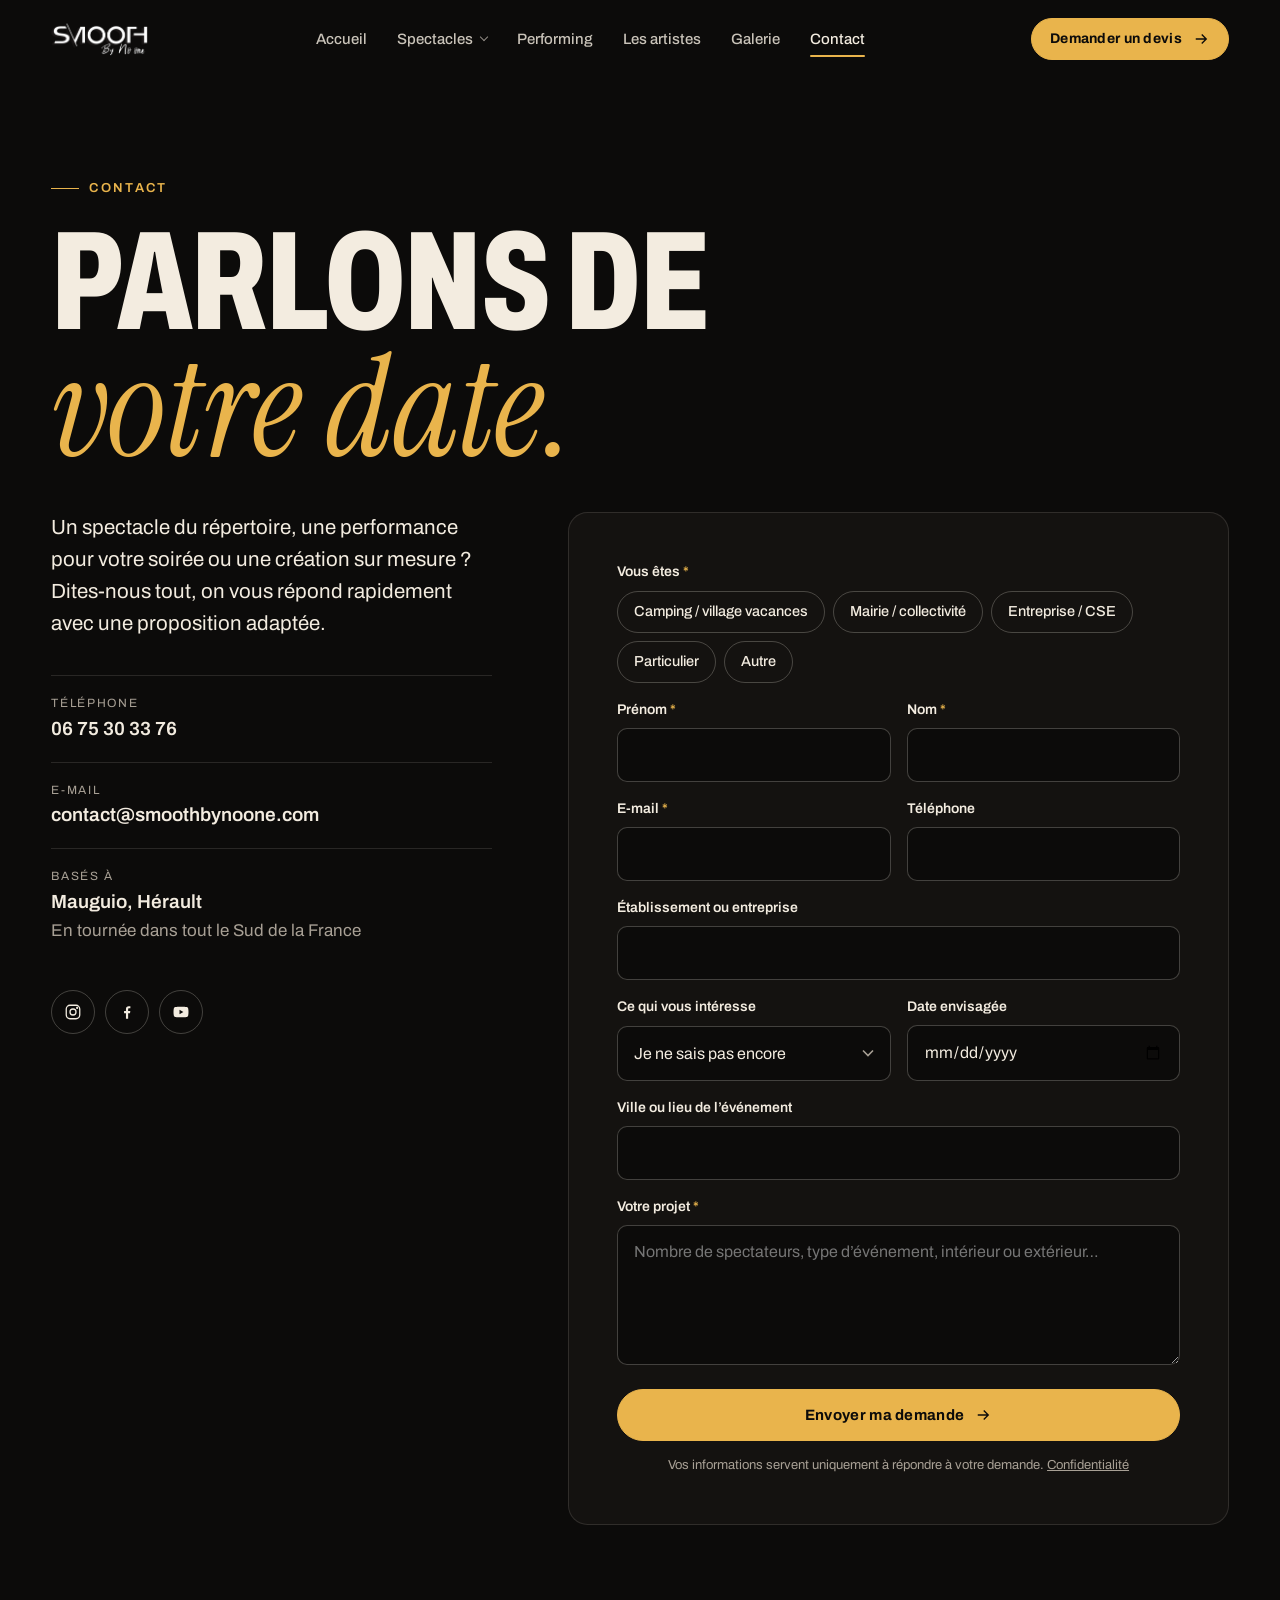
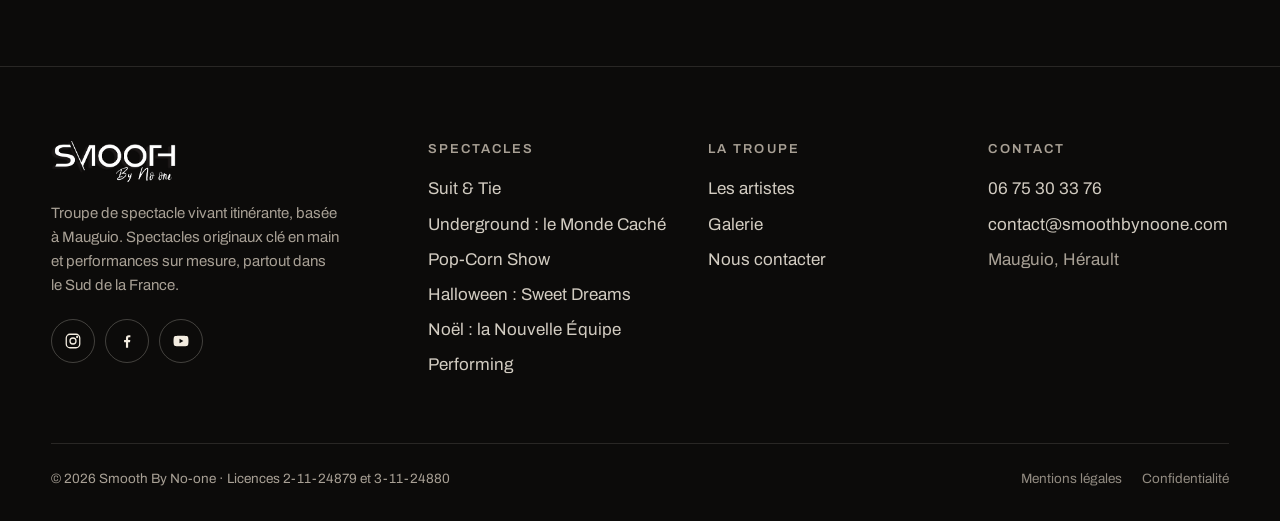
<file: contact.html>
<!doctype html>
<html lang="fr">
<head>
  <meta charset="utf-8">
  <meta name="viewport" content="width=device-width, initial-scale=1, viewport-fit=cover">
  <title>Contact et devis · Smooth By No-one</title>
  <meta name="description" content="Demandez un devis pour un spectacle ou une performance. Réponse rapide, tarifs adaptables. 06 75 30 33 76 · contact@smoothbynoone.com">
  <link rel="canonical" href="https://www.smoothbynoone.com/contact">
  <meta name="theme-color" content="#0c0b0a">
  <meta property="og:type" content="website">
  <meta property="og:locale" content="fr_FR">
  <meta property="og:site_name" content="Smooth By No-one">
  <meta property="og:title" content="Contact et devis · Smooth By No-one">
  <meta property="og:description" content="Demandez un devis pour un spectacle ou une performance. Réponse rapide, tarifs adaptables. 06 75 30 33 76 · contact@smoothbynoone.com">
  <meta property="og:url" content="https://www.smoothbynoone.com/contact">
  <meta property="og:image" content="https://www.smoothbynoone.com/assets/img/photos/feu-lumieres.jpg">
  <meta name="twitter:card" content="summary_large_image">
  <link rel="icon" href="assets/img/favicon.png" type="image/png">
  <link rel="apple-touch-icon" href="assets/img/apple-touch-icon.png">
  <link rel="preconnect" href="https://fonts.googleapis.com">
  <link rel="preconnect" href="https://fonts.gstatic.com" crossorigin>
  <link href="https://fonts.googleapis.com/css2?family=Archivo:wdth,wght@62..125,400..900&family=Instrument+Serif:ital@1&display=swap" rel="stylesheet">
  <script>document.documentElement.classList.add("js")</script>
  <link rel="stylesheet" href="assets/css/style.css?v=cc3ef894">
  <script type="application/ld+json">{"@context":"https://schema.org","@type":"PerformingGroup","name":"Smooth By No-one","url":"https://www.smoothbynoone.com","logo":"https://www.smoothbynoone.com/assets/img/logo-blanc.png","email":"contact@smoothbynoone.com","telephone":"+33675303376","address":{"@type":"PostalAddress","streetAddress":"48 rue du Mistral","postalCode":"34130","addressLocality":"Mauguio","addressCountry":"FR"},"areaServed":"Sud de la France","sameAs":["https://www.instagram.com/smooth_by_no_one/","https://www.facebook.com/smoothbynoone","https://www.youtube.com/@smoothbynoone7067"]}</script>
</head>
<body>
  <a class="sr" href="#contenu">Aller au contenu</a>
  <header class="entete">
    <div class="wrap">
      <a class="logo" href="./" aria-label="Smooth By No-one, accueil"><img src="assets/img/logo-blanc.png" alt="Smooth By No-one" width="814" height="280"></a>
      <nav class="nav" aria-label="Navigation principale">
        <a href="./">Accueil</a>
        <div class="nav-groupe">
          <a href="spectacles.html">Spectacles</a>
          <div class="sous-menu">
            <div class="sous-menu-liste">
              <a class="sous-menu-lien" href="suitandtie.html"><img src="assets/img/affiches/suit-and-tie.jpg" alt="" width="1000" height="1500" loading="lazy"><span><b>Suit & Tie</b><small>Interactif · 90 min</small></span></a>
              <a class="sous-menu-lien" href="underground.html"><img src="assets/img/affiches/underground.jpg" alt="" width="1000" height="1500" loading="lazy"><span><b>Underground : le Monde Caché</b><small>Danse · 80 min</small></span></a>
              <a class="sous-menu-lien" href="pop-corn.html"><img src="assets/img/affiches/pop-corn.jpg" alt="" width="1000" height="1500" loading="lazy"><span><b>Pop-Corn Show</b><small>Cinéma · 80 min</small></span></a>
              <a class="sous-menu-lien" href="halloween.html"><img src="assets/img/affiches/halloween.jpg" alt="" width="1000" height="1500" loading="lazy"><span><b>Halloween : Sweet Dreams</b><small>Halloween · 80 min</small></span></a>
              <a class="sous-menu-lien" href="noel-la-nouvelle-equipe.html"><img src="assets/img/affiches/noel.jpg" alt="" width="1000" height="1500" loading="lazy"><span><b>Noël : la Nouvelle Équipe</b><small>Noël · 45 ou 80 min</small></span></a>
            </div>
            <div class="sous-menu-pied"><a href="spectacles.html">Tous les spectacles</a><a href="performing.html">Performing sur mesure</a></div>
          </div>
        </div>
        <a href="performing.html">Performing</a>
        <a href="nosartistes.html">Les artistes</a>
        <a href="galerie.html">Galerie</a>
        <a href="contact.html" aria-current="page">Contact</a>
      </nav>
      <a class="btn btn-petit" href="contact.html">Demander un devis <svg viewBox="0 0 24 24" fill="none" stroke="currentColor" stroke-width="1.8" aria-hidden="true"><path d="M5 12h14M13 6l6 6-6 6"/></svg></a>
      <button class="burger" aria-label="Ouvrir le menu" aria-expanded="false" aria-controls="menu-mobile"><span></span></button>
    </div>
  </header>
  <div class="menu-mobile" id="menu-mobile">
    <nav aria-label="Navigation mobile">
      <a href="./">Accueil</a>
      <a href="spectacles.html">Spectacles</a>
      <div class="menu-mobile-sous"><a href="suitandtie.html">Suit & Tie</a><a href="underground.html">Underground : le Monde Caché</a><a href="pop-corn.html">Pop-Corn Show</a><a href="halloween.html">Halloween : Sweet Dreams</a><a href="noel-la-nouvelle-equipe.html">Noël : la Nouvelle Équipe</a></div>
      <a href="performing.html">Performing</a>
      <a href="nosartistes.html">Les artistes</a>
      <a href="galerie.html">Galerie</a>
      <a href="contact.html" aria-current="page">Contact</a>
    </nav>
    <div>
      <a class="btn " href="contact.html">Demander un devis <svg viewBox="0 0 24 24" fill="none" stroke="currentColor" stroke-width="1.8" aria-hidden="true"><path d="M5 12h14M13 6l6 6-6 6"/></svg></a>
      <p class="texte" style="margin-top:18px"><a href="tel:+33675303376">06 75 30 33 76</a> · <a href="mailto:contact@smoothbynoone.com">contact@smoothbynoone.com</a></p>
    </div>
  </div>

  <main id="contenu">

    <section class="page-hero" style="padding-bottom:40px">
      <div class="wrap">
        <p class="surtitre">Contact</p>
        <h1 class="titre titre-xl">Parlons de <span class="serif">votre date.</span></h1>
      </div>
    </section>
    <section class="section" style="padding-top:0">
      <div class="wrap contact-grille">
        <div class="apparait">
          <p class="chapo">Un spectacle du répertoire, une performance pour votre soirée ou une création sur mesure ? Dites-nous tout, on vous répond rapidement avec une proposition adaptée.</p>
          <ul class="coordonnees">
            <li><small>Téléphone</small><a href="tel:+33675303376">06 75 30 33 76</a></li>
            <li><small>E-mail</small><a href="mailto:contact@smoothbynoone.com">contact@smoothbynoone.com</a></li>
            <li><small>Basés à</small><span style="font-size:19px;font-weight:600">Mauguio, Hérault</span><br><span class="texte">En tournée dans tout le Sud de la France</span></li>
          </ul>
          <div class="reseaux" style="margin-top:28px">
            <a href="https://www.instagram.com/smooth_by_no_one/" aria-label="Instagram" target="_blank" rel="noopener"><svg viewBox="0 0 24 24" fill="none" stroke="currentColor" stroke-width="1.7" aria-hidden="true"><rect x="3" y="3" width="18" height="18" rx="5"/><circle cx="12" cy="12" r="4"/><circle cx="17.5" cy="6.5" r=".6" fill="currentColor"/></svg></a>
            <a href="https://www.facebook.com/smoothbynoone" aria-label="Facebook" target="_blank" rel="noopener"><svg viewBox="0 0 24 24" fill="currentColor" aria-hidden="true"><path d="M13.5 21v-7.5h2.5l.4-3h-2.9V8.6c0-.9.3-1.5 1.5-1.5h1.5V4.4c-.3 0-1.2-.1-2.2-.1-2.2 0-3.7 1.3-3.7 3.8v2.4H8.1v3h2.5V21h2.9z"/></svg></a>
            <a href="https://www.youtube.com/@smoothbynoone7067" aria-label="YouTube" target="_blank" rel="noopener"><svg viewBox="0 0 24 24" fill="currentColor" aria-hidden="true"><path d="M21.6 7.2a2.5 2.5 0 0 0-1.8-1.8C18.3 5 12 5 12 5s-6.3 0-7.8.4A2.5 2.5 0 0 0 2.4 7.2 26 26 0 0 0 2 12c0 1.6.1 3.2.4 4.8a2.5 2.5 0 0 0 1.8 1.8C5.7 19 12 19 12 19s6.3 0 7.8-.4a2.5 2.5 0 0 0 1.8-1.8c.3-1.6.4-3.2.4-4.8s-.1-3.2-.4-4.8zM10 15V9l5.2 3L10 15z"/></svg></a>
          </div>
        </div>
        <form class="formulaire apparait" data-delai="1" name="contact" method="POST" action="merci.html" data-netlify="true" netlify-honeypot="site-web">
          <input type="hidden" name="form-name" value="contact">
          <p class="sr"><label>Ne pas remplir <input name="site-web"></label></p>
          <div class="champs">
            <div class="champ champ-large">
              <label>Vous êtes <i>*</i></label>
              <div class="pastilles" role="radiogroup">
                <label><input type="radio" name="profil" value="Camping / village vacances" required><span>Camping / village vacances</span></label>
                <label><input type="radio" name="profil" value="Mairie / collectivité" ><span>Mairie / collectivité</span></label>
                <label><input type="radio" name="profil" value="Entreprise / CSE" ><span>Entreprise / CSE</span></label>
                <label><input type="radio" name="profil" value="Particulier" ><span>Particulier</span></label>
                <label><input type="radio" name="profil" value="Autre" ><span>Autre</span></label>
              </div>
            </div>
            <div class="champ"><label for="prenom">Prénom <i>*</i></label><input id="prenom" name="prenom" autocomplete="given-name" required></div>
            <div class="champ"><label for="nom">Nom <i>*</i></label><input id="nom" name="nom" autocomplete="family-name" required></div>
            <div class="champ"><label for="email">E-mail <i>*</i></label><input id="email" name="email" type="email" autocomplete="email" required></div>
            <div class="champ"><label for="tel">Téléphone</label><input id="tel" name="telephone" type="tel" autocomplete="tel"></div>
            <div class="champ champ-large"><label for="structure">Établissement ou entreprise</label><input id="structure" name="structure" autocomplete="organization"></div>
            <div class="champ">
              <label for="spectacle">Ce qui vous intéresse</label>
              <select id="spectacle" name="spectacle">
                <option value="">Je ne sais pas encore</option>
                <option value="suit-and-tie">Suit & Tie</option>
                <option value="underground">Underground : le Monde Caché</option>
                <option value="pop-corn">Pop-Corn Show</option>
                <option value="halloween">Halloween : Sweet Dreams</option>
                <option value="noel">Noël : la Nouvelle Équipe</option>
                <option value="performing">Performing (sur mesure)</option>
                <option value="creation">Création sur mesure</option>
              </select>
            </div>
            <div class="champ"><label for="date">Date envisagée</label><input id="date" name="date" type="date"></div>
            <div class="champ champ-large"><label for="lieu">Ville ou lieu de l’événement</label><input id="lieu" name="lieu"></div>
            <div class="champ champ-large"><label for="message">Votre projet <i>*</i></label><textarea id="message" name="message" required placeholder="Nombre de spectateurs, type d’événement, intérieur ou extérieur…"></textarea></div>
          </div>
          <button class="btn" type="submit">Envoyer ma demande <svg viewBox="0 0 24 24" fill="none" stroke="currentColor" stroke-width="1.8" aria-hidden="true"><path d="M5 12h14M13 6l6 6-6 6"/></svg></button>
          <p class="mention">Vos informations servent uniquement à répondre à votre demande. <a href="confidentialite.html">Confidentialité</a></p>
        </form>
      </div>
    </section>
  </main>

  <footer class="pied">
    <div class="wrap">
      <div class="pied-grille">
        <div class="pied-marque">
          <img src="assets/img/logo-blanc.png" alt="Smooth By No-one" width="160" height="55" style="height:44px;width:auto">
          <p>Troupe de spectacle vivant itinérante, basée à Mauguio. Spectacles originaux clé en main et performances sur mesure, partout dans le Sud de la France.</p>
          <div class="reseaux">
            <a href="https://www.instagram.com/smooth_by_no_one/" aria-label="Instagram" target="_blank" rel="noopener"><svg viewBox="0 0 24 24" fill="none" stroke="currentColor" stroke-width="1.7" aria-hidden="true"><rect x="3" y="3" width="18" height="18" rx="5"/><circle cx="12" cy="12" r="4"/><circle cx="17.5" cy="6.5" r=".6" fill="currentColor"/></svg></a>
            <a href="https://www.facebook.com/smoothbynoone" aria-label="Facebook" target="_blank" rel="noopener"><svg viewBox="0 0 24 24" fill="currentColor" aria-hidden="true"><path d="M13.5 21v-7.5h2.5l.4-3h-2.9V8.6c0-.9.3-1.5 1.5-1.5h1.5V4.4c-.3 0-1.2-.1-2.2-.1-2.2 0-3.7 1.3-3.7 3.8v2.4H8.1v3h2.5V21h2.9z"/></svg></a>
            <a href="https://www.youtube.com/@smoothbynoone7067" aria-label="YouTube" target="_blank" rel="noopener"><svg viewBox="0 0 24 24" fill="currentColor" aria-hidden="true"><path d="M21.6 7.2a2.5 2.5 0 0 0-1.8-1.8C18.3 5 12 5 12 5s-6.3 0-7.8.4A2.5 2.5 0 0 0 2.4 7.2 26 26 0 0 0 2 12c0 1.6.1 3.2.4 4.8a2.5 2.5 0 0 0 1.8 1.8C5.7 19 12 19 12 19s6.3 0 7.8-.4a2.5 2.5 0 0 0 1.8-1.8c.3-1.6.4-3.2.4-4.8s-.1-3.2-.4-4.8zM10 15V9l5.2 3L10 15z"/></svg></a>
          </div>
        </div>
        <div>
          <h4>Spectacles</h4>
          <ul>
            <li><a href="suitandtie.html">Suit & Tie</a></li>
            <li><a href="underground.html">Underground : le Monde Caché</a></li>
            <li><a href="pop-corn.html">Pop-Corn Show</a></li>
            <li><a href="halloween.html">Halloween : Sweet Dreams</a></li>
            <li><a href="noel-la-nouvelle-equipe.html">Noël : la Nouvelle Équipe</a></li>
            <li><a href="performing.html">Performing</a></li>
          </ul>
        </div>
        <div>
          <h4>La troupe</h4>
          <ul>
            <li><a href="nosartistes.html">Les artistes</a></li>
            <li><a href="galerie.html">Galerie</a></li>
            <li><a href="contact.html">Nous contacter</a></li>
          </ul>
        </div>
        <div>
          <h4>Contact</h4>
          <ul>
            <li><a href="tel:+33675303376">06 75 30 33 76</a></li>
            <li><a href="mailto:contact@smoothbynoone.com">contact@smoothbynoone.com</a></li>
            <li style="color:var(--gris)">Mauguio, Hérault</li>
          </ul>
        </div>
      </div>
      <div class="pied-bas">
        <span>© 2026 Smooth By No-one · Licences 2-11-24879 et 3-11-24880</span>
        <ul>
          <li><a href="mentions-legales.html">Mentions légales</a></li>
          <li><a href="confidentialite.html">Confidentialité</a></li>
        </ul>
      </div>
    </div>
  </footer>
  <script src="assets/js/main.js?v=0501503d" defer></script>
</body>
</html>
</file>
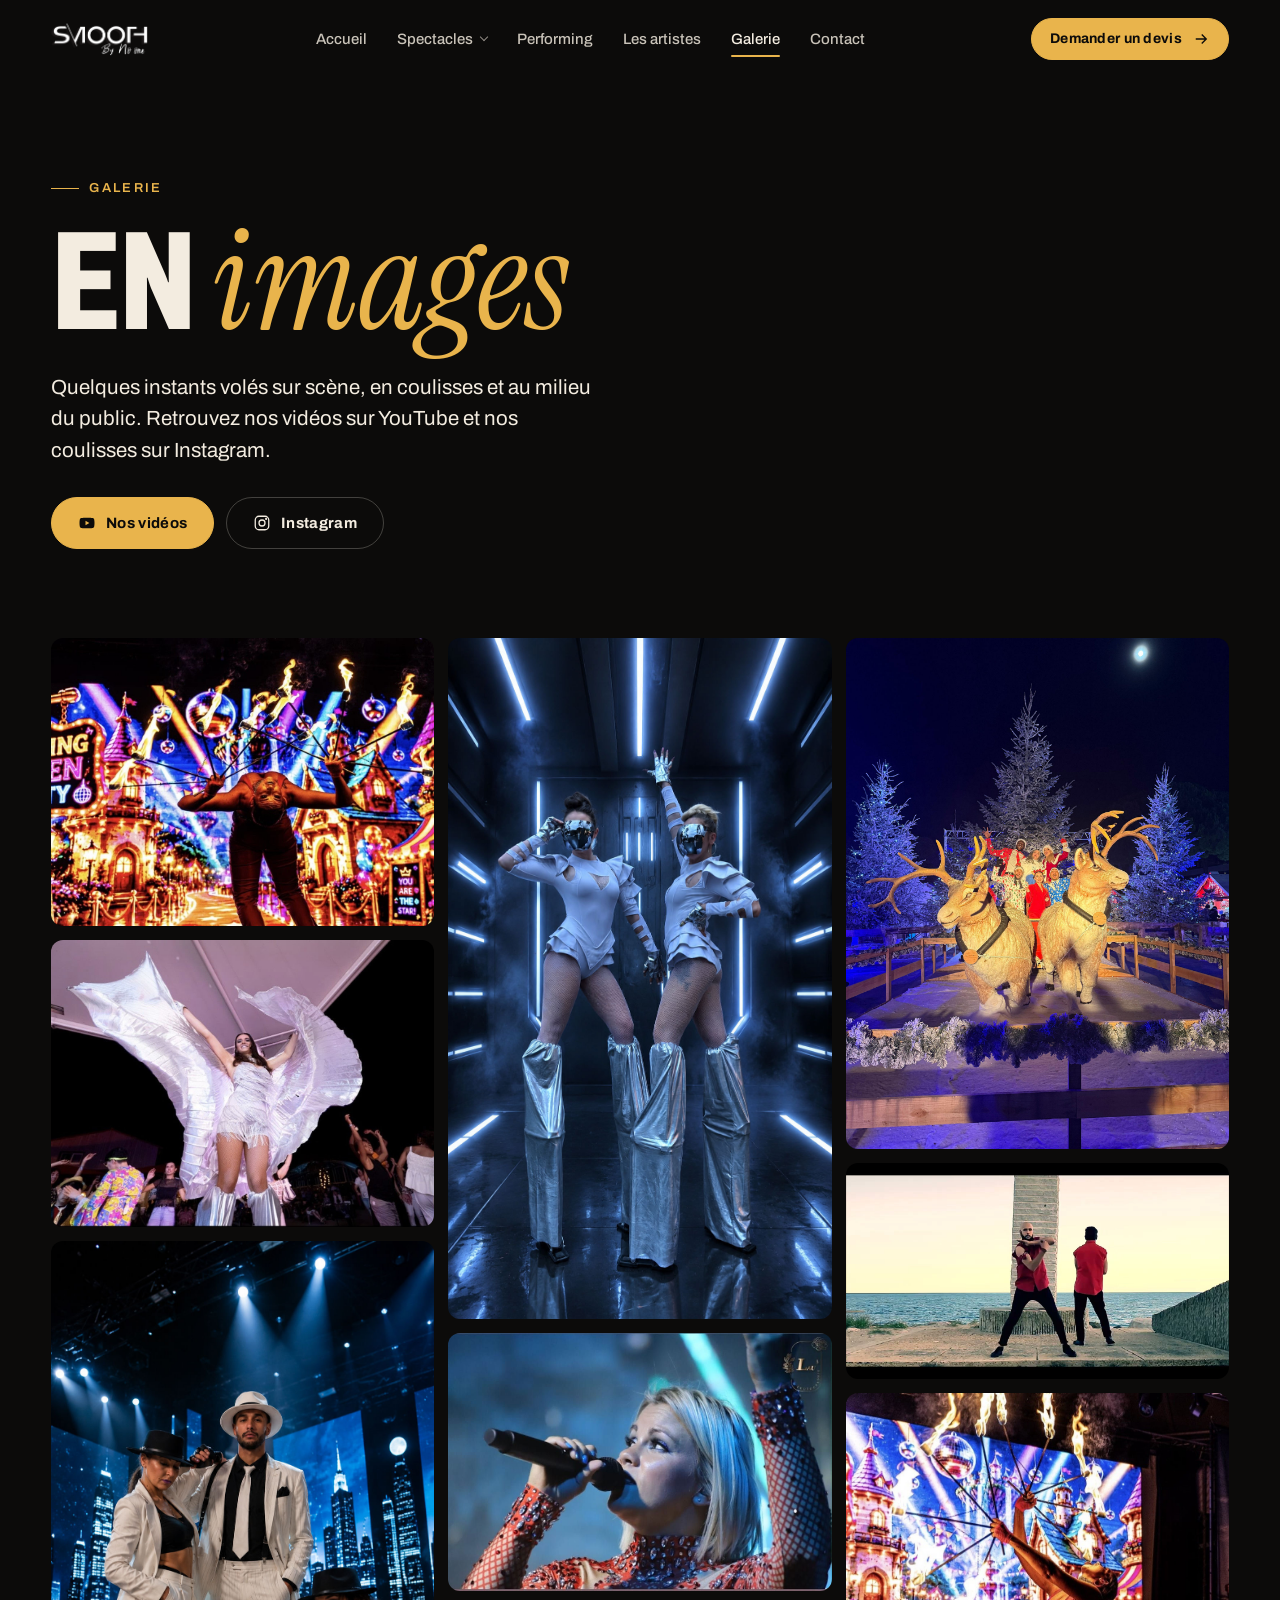
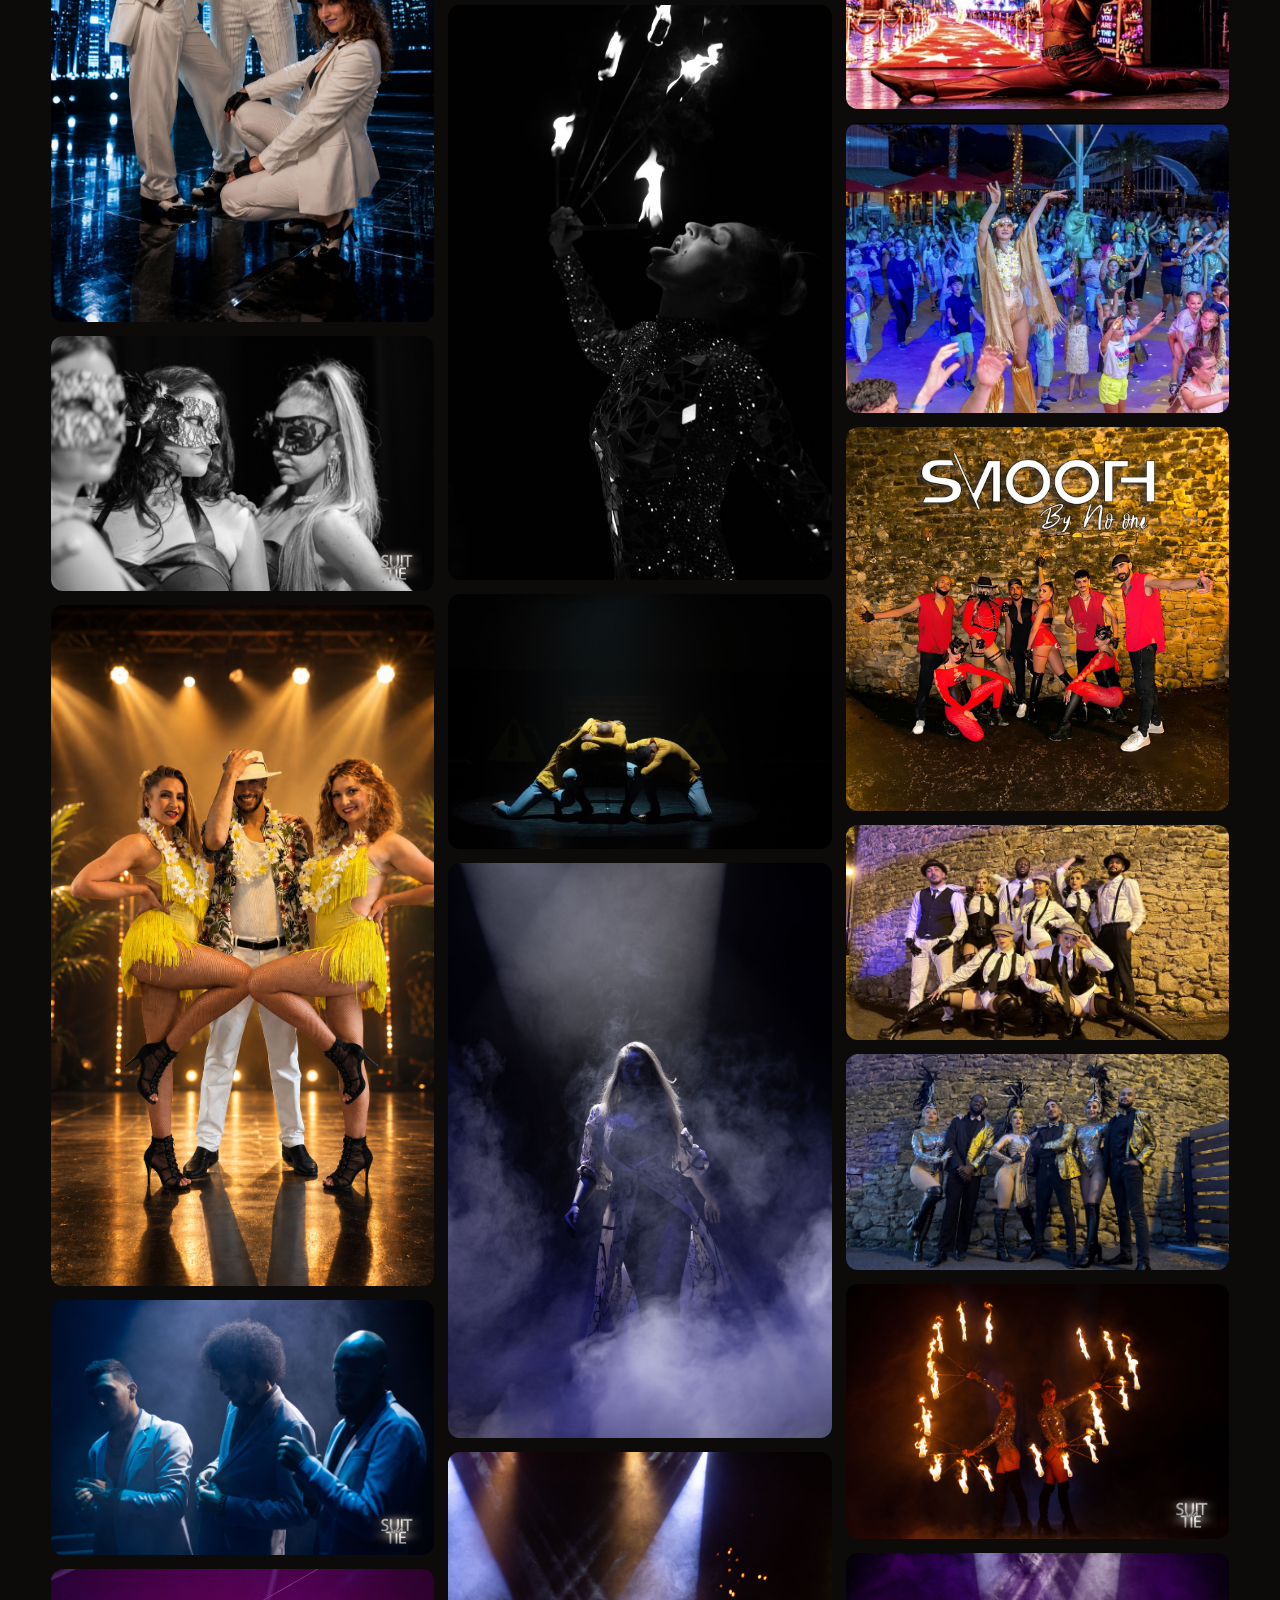
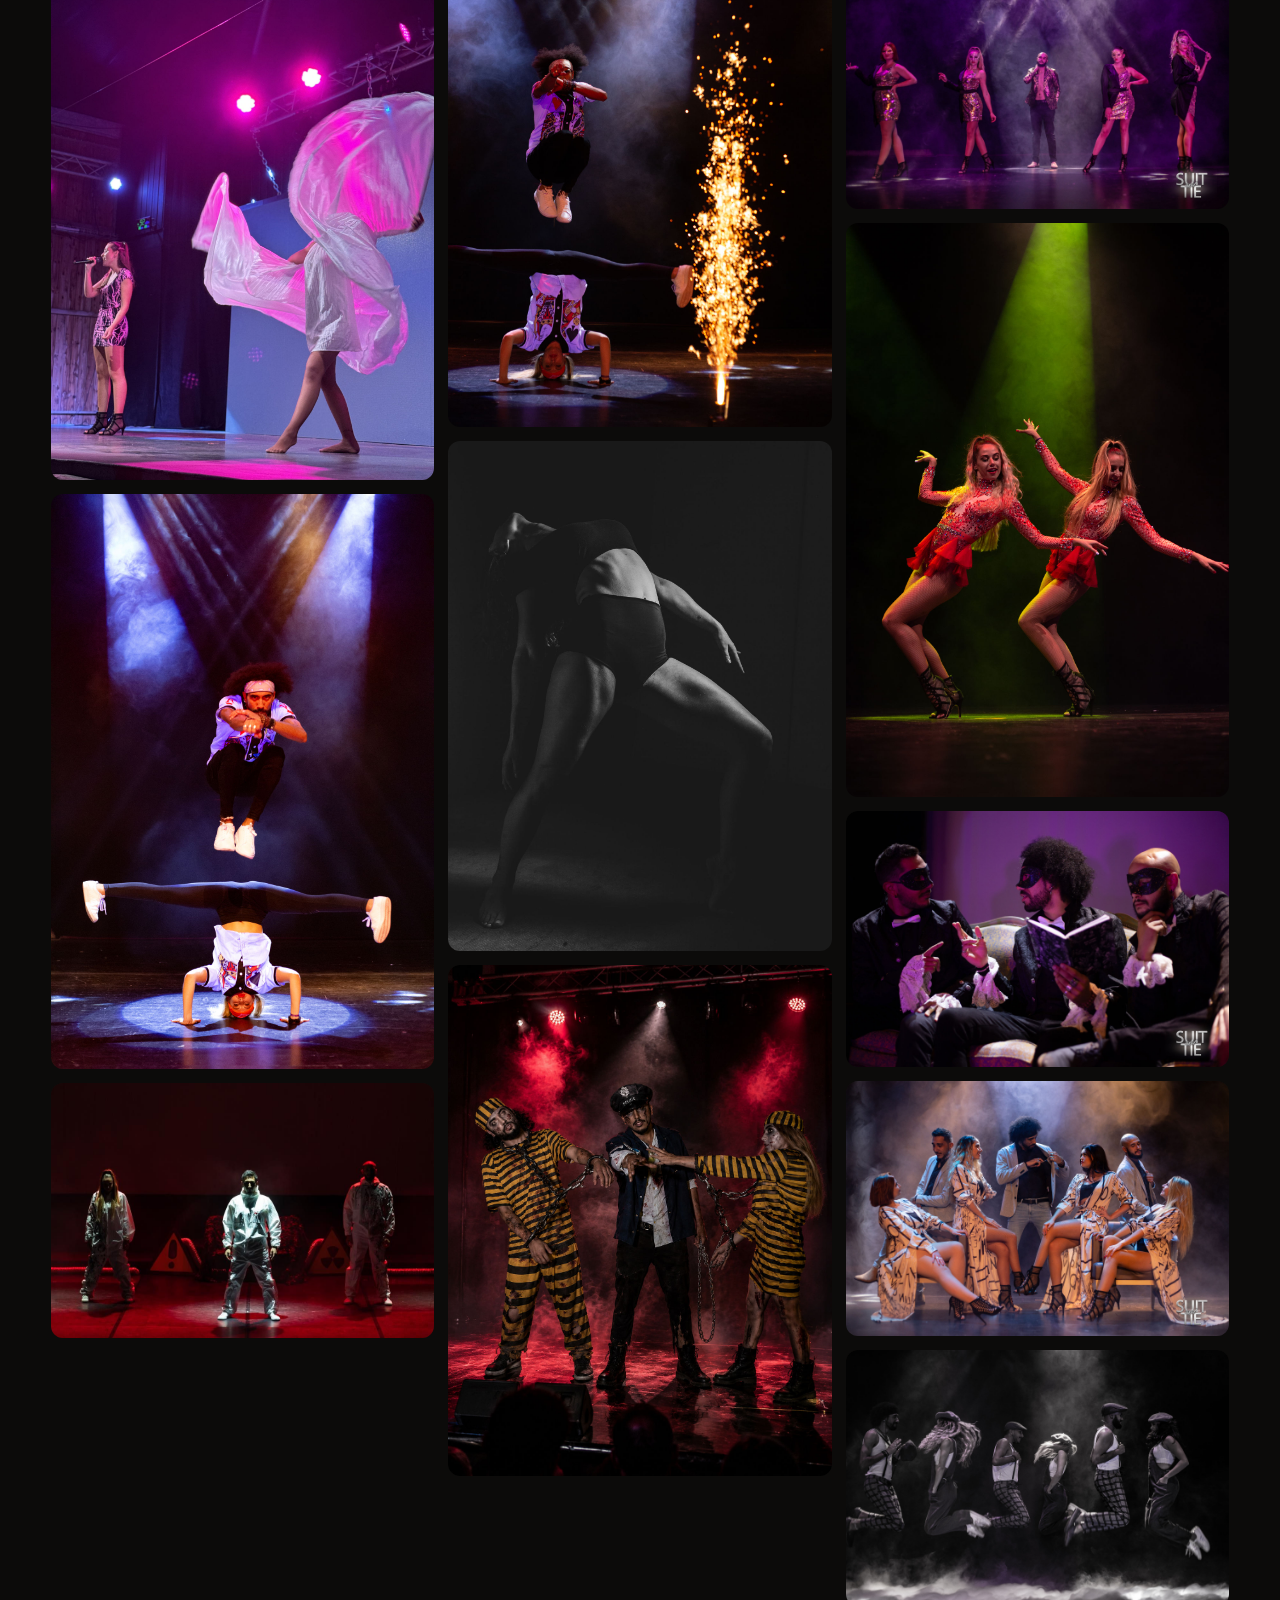
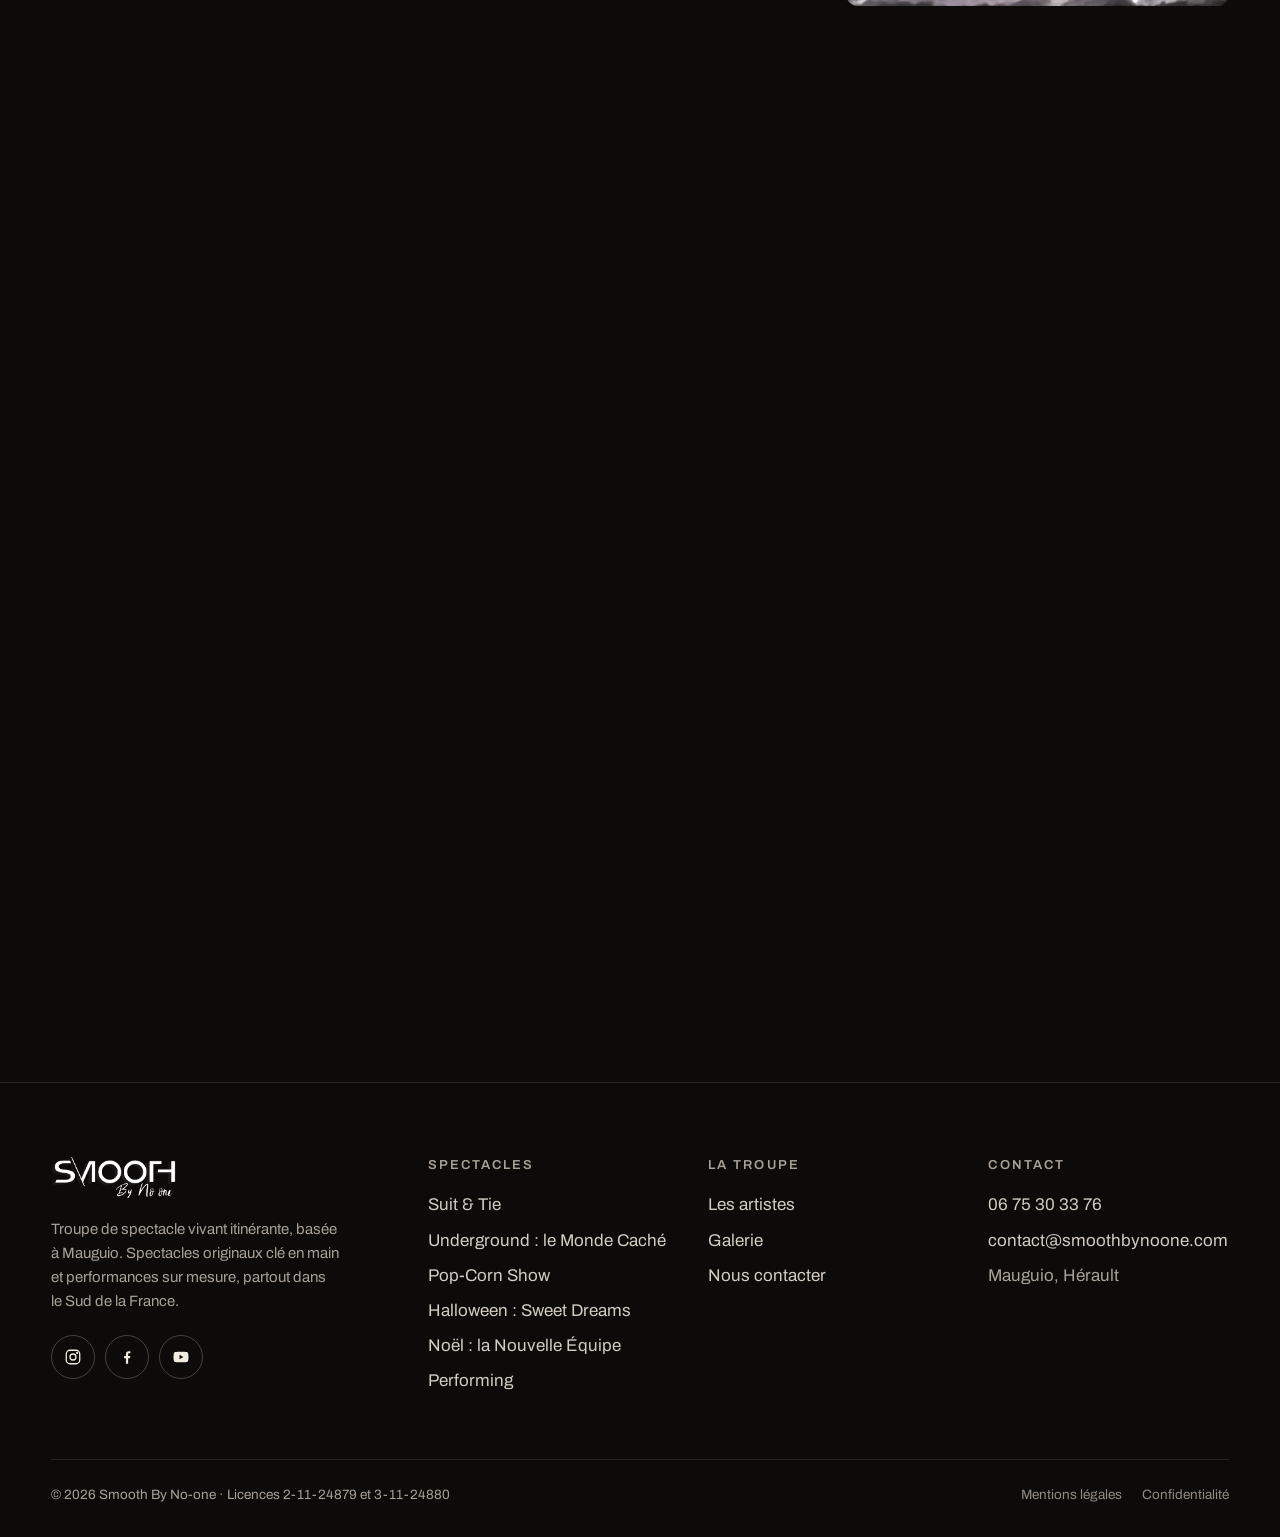
<file: galerie.html>
<!doctype html>
<html lang="fr">
<head>
  <meta charset="utf-8">
  <meta name="viewport" content="width=device-width, initial-scale=1, viewport-fit=cover">
  <title>Galerie photos et vidéos · Smooth By No-one</title>
  <meta name="description" content="Les plus belles images de nos spectacles et performances : danse, feu, pyrotechnie, costumes et émotions.">
  <link rel="canonical" href="https://www.smoothbynoone.com/galerie">
  <meta name="theme-color" content="#0c0b0a">
  <meta property="og:type" content="website">
  <meta property="og:locale" content="fr_FR">
  <meta property="og:site_name" content="Smooth By No-one">
  <meta property="og:title" content="Galerie photos et vidéos · Smooth By No-one">
  <meta property="og:description" content="Les plus belles images de nos spectacles et performances : danse, feu, pyrotechnie, costumes et émotions.">
  <meta property="og:url" content="https://www.smoothbynoone.com/galerie">
  <meta property="og:image" content="https://www.smoothbynoone.com/assets/img/photos/feu-lumieres.jpg">
  <meta name="twitter:card" content="summary_large_image">
  <link rel="icon" href="assets/img/favicon.png" type="image/png">
  <link rel="apple-touch-icon" href="assets/img/apple-touch-icon.png">
  <link rel="preconnect" href="https://fonts.googleapis.com">
  <link rel="preconnect" href="https://fonts.gstatic.com" crossorigin>
  <link href="https://fonts.googleapis.com/css2?family=Archivo:wdth,wght@62..125,400..900&family=Instrument+Serif:ital@1&display=swap" rel="stylesheet">
  <script>document.documentElement.classList.add("js")</script>
  <link rel="stylesheet" href="assets/css/style.css?v=cc3ef894">
  <script type="application/ld+json">{"@context":"https://schema.org","@type":"PerformingGroup","name":"Smooth By No-one","url":"https://www.smoothbynoone.com","logo":"https://www.smoothbynoone.com/assets/img/logo-blanc.png","email":"contact@smoothbynoone.com","telephone":"+33675303376","address":{"@type":"PostalAddress","streetAddress":"48 rue du Mistral","postalCode":"34130","addressLocality":"Mauguio","addressCountry":"FR"},"areaServed":"Sud de la France","sameAs":["https://www.instagram.com/smooth_by_no_one/","https://www.facebook.com/smoothbynoone","https://www.youtube.com/@smoothbynoone7067"]}</script>
</head>
<body>
  <a class="sr" href="#contenu">Aller au contenu</a>
  <header class="entete">
    <div class="wrap">
      <a class="logo" href="./" aria-label="Smooth By No-one, accueil"><img src="assets/img/logo-blanc.png" alt="Smooth By No-one" width="814" height="280"></a>
      <nav class="nav" aria-label="Navigation principale">
        <a href="./">Accueil</a>
        <div class="nav-groupe">
          <a href="spectacles.html">Spectacles</a>
          <div class="sous-menu">
            <div class="sous-menu-liste">
              <a class="sous-menu-lien" href="suitandtie.html"><img src="assets/img/affiches/suit-and-tie.jpg" alt="" width="1000" height="1500" loading="lazy"><span><b>Suit & Tie</b><small>Interactif · 90 min</small></span></a>
              <a class="sous-menu-lien" href="underground.html"><img src="assets/img/affiches/underground.jpg" alt="" width="1000" height="1500" loading="lazy"><span><b>Underground : le Monde Caché</b><small>Danse · 80 min</small></span></a>
              <a class="sous-menu-lien" href="pop-corn.html"><img src="assets/img/affiches/pop-corn.jpg" alt="" width="1000" height="1500" loading="lazy"><span><b>Pop-Corn Show</b><small>Cinéma · 80 min</small></span></a>
              <a class="sous-menu-lien" href="halloween.html"><img src="assets/img/affiches/halloween.jpg" alt="" width="1000" height="1500" loading="lazy"><span><b>Halloween : Sweet Dreams</b><small>Halloween · 80 min</small></span></a>
              <a class="sous-menu-lien" href="noel-la-nouvelle-equipe.html"><img src="assets/img/affiches/noel.jpg" alt="" width="1000" height="1500" loading="lazy"><span><b>Noël : la Nouvelle Équipe</b><small>Noël · 45 ou 80 min</small></span></a>
            </div>
            <div class="sous-menu-pied"><a href="spectacles.html">Tous les spectacles</a><a href="performing.html">Performing sur mesure</a></div>
          </div>
        </div>
        <a href="performing.html">Performing</a>
        <a href="nosartistes.html">Les artistes</a>
        <a href="galerie.html" aria-current="page">Galerie</a>
        <a href="contact.html">Contact</a>
      </nav>
      <a class="btn btn-petit" href="contact.html">Demander un devis <svg viewBox="0 0 24 24" fill="none" stroke="currentColor" stroke-width="1.8" aria-hidden="true"><path d="M5 12h14M13 6l6 6-6 6"/></svg></a>
      <button class="burger" aria-label="Ouvrir le menu" aria-expanded="false" aria-controls="menu-mobile"><span></span></button>
    </div>
  </header>
  <div class="menu-mobile" id="menu-mobile">
    <nav aria-label="Navigation mobile">
      <a href="./">Accueil</a>
      <a href="spectacles.html">Spectacles</a>
      <div class="menu-mobile-sous"><a href="suitandtie.html">Suit & Tie</a><a href="underground.html">Underground : le Monde Caché</a><a href="pop-corn.html">Pop-Corn Show</a><a href="halloween.html">Halloween : Sweet Dreams</a><a href="noel-la-nouvelle-equipe.html">Noël : la Nouvelle Équipe</a></div>
      <a href="performing.html">Performing</a>
      <a href="nosartistes.html">Les artistes</a>
      <a href="galerie.html" aria-current="page">Galerie</a>
      <a href="contact.html">Contact</a>
    </nav>
    <div>
      <a class="btn " href="contact.html">Demander un devis <svg viewBox="0 0 24 24" fill="none" stroke="currentColor" stroke-width="1.8" aria-hidden="true"><path d="M5 12h14M13 6l6 6-6 6"/></svg></a>
      <p class="texte" style="margin-top:18px"><a href="tel:+33675303376">06 75 30 33 76</a> · <a href="mailto:contact@smoothbynoone.com">contact@smoothbynoone.com</a></p>
    </div>
  </div>

  <main id="contenu">

    <section class="page-hero">
      <div class="wrap">
        <p class="surtitre">Galerie</p>
        <h1 class="titre titre-xl">En <span class="serif">images</span></h1>
        <p class="chapo">Quelques instants volés sur scène, en coulisses et au milieu du public. Retrouvez nos vidéos sur YouTube et nos coulisses sur Instagram.</p>
        <div class="fiche-actions" style="margin-top:30px">
          <a class="btn" href="https://www.youtube.com/@smoothbynoone7067" target="_blank" rel="noopener"><svg viewBox="0 0 24 24" fill="currentColor" aria-hidden="true"><path d="M21.6 7.2a2.5 2.5 0 0 0-1.8-1.8C18.3 5 12 5 12 5s-6.3 0-7.8.4A2.5 2.5 0 0 0 2.4 7.2 26 26 0 0 0 2 12c0 1.6.1 3.2.4 4.8a2.5 2.5 0 0 0 1.8 1.8C5.7 19 12 19 12 19s6.3 0 7.8-.4a2.5 2.5 0 0 0 1.8-1.8c.3-1.6.4-3.2.4-4.8s-.1-3.2-.4-4.8zM10 15V9l5.2 3L10 15z"/></svg> Nos vidéos</a>
          <a class="btn btn-ligne" href="https://www.instagram.com/smooth_by_no_one/" target="_blank" rel="noopener"><svg viewBox="0 0 24 24" fill="none" stroke="currentColor" stroke-width="1.7" aria-hidden="true"><rect x="3" y="3" width="18" height="18" rx="5"/><circle cx="12" cy="12" r="4"/><circle cx="17.5" cy="6.5" r=".6" fill="currentColor"/></svg> Instagram</a>
        </div>
      </div>
    </section>
    <section class="section" style="padding-top:0">
      <div class="wrap">
        <div class="galerie">
          <button type="button" aria-label="Agrandir la photo 1"><img src="assets/img/photos/feu-lumieres.jpg" alt="Smooth By No-one, photo 1" loading="lazy"></button>
          <button type="button" aria-label="Agrandir la photo 2"><img src="assets/img/photos/voile-blanc.jpg" alt="Smooth By No-one, photo 2" loading="lazy"></button>
          <button type="button" aria-label="Agrandir la photo 3"><img src="assets/img/photos/costumes-blancs.jpg" alt="Smooth By No-one, photo 3" loading="lazy"></button>
          <button type="button" aria-label="Agrandir la photo 4"><img src="assets/img/photos/masques.jpg" alt="Smooth By No-one, photo 4" loading="lazy"></button>
          <button type="button" aria-label="Agrandir la photo 5"><img src="assets/img/photos/danseuses-jaunes.jpg" alt="Smooth By No-one, photo 5" loading="lazy"></button>
          <button type="button" aria-label="Agrandir la photo 6"><img src="assets/img/photos/trio-bleu.jpg" alt="Smooth By No-one, photo 6" loading="lazy"></button>
          <button type="button" aria-label="Agrandir la photo 7"><img src="assets/img/photos/voile-rose.jpg" alt="Smooth By No-one, photo 7" loading="lazy"></button>
          <button type="button" aria-label="Agrandir la photo 8"><img src="assets/img/photos/breakdance.jpg" alt="Smooth By No-one, photo 8" loading="lazy"></button>
          <button type="button" aria-label="Agrandir la photo 9"><img src="assets/img/photos/trio-rouge.jpg" alt="Smooth By No-one, photo 9" loading="lazy"></button>
          <button type="button" aria-label="Agrandir la photo 10"><img src="assets/img/photos/echassiers-led.jpg" alt="Smooth By No-one, photo 10" loading="lazy"></button>
          <button type="button" aria-label="Agrandir la photo 11"><img src="assets/img/photos/chanteuse.jpg" alt="Smooth By No-one, photo 11" loading="lazy"></button>
          <button type="button" aria-label="Agrandir la photo 12"><img src="assets/img/photos/feu-nb.jpg" alt="Smooth By No-one, photo 12" loading="lazy"></button>
          <button type="button" aria-label="Agrandir la photo 13"><img src="assets/img/photos/duo-jaune.jpg" alt="Smooth By No-one, photo 13" loading="lazy"></button>
          <button type="button" aria-label="Agrandir la photo 14"><img src="assets/img/photos/fumee.jpg" alt="Smooth By No-one, photo 14" loading="lazy"></button>
          <button type="button" aria-label="Agrandir la photo 15"><img src="assets/img/photos/pyro.jpg" alt="Smooth By No-one, photo 15" loading="lazy"></button>
          <button type="button" aria-label="Agrandir la photo 16"><img src="assets/img/photos/danseuse-nb.jpg" alt="Smooth By No-one, photo 16" loading="lazy"></button>
          <button type="button" aria-label="Agrandir la photo 17"><img src="assets/img/photos/groupe-rouge.jpg" alt="Smooth By No-one, photo 17" loading="lazy"></button>
          <button type="button" aria-label="Agrandir la photo 18"><img src="assets/img/photos/noel-rennes.jpg" alt="Smooth By No-one, photo 18" loading="lazy"></button>
          <button type="button" aria-label="Agrandir la photo 19"><img src="assets/img/photos/plage.jpg" alt="Smooth By No-one, photo 19" loading="lazy"></button>
          <button type="button" aria-label="Agrandir la photo 20"><img src="assets/img/photos/feu-chateau.jpg" alt="Smooth By No-one, photo 20" loading="lazy"></button>
          <button type="button" aria-label="Agrandir la photo 21"><img src="assets/img/photos/parade.jpg" alt="Smooth By No-one, photo 21" loading="lazy"></button>
          <button type="button" aria-label="Agrandir la photo 22"><img src="assets/img/photos/troupe-rouge.jpg" alt="Smooth By No-one, photo 22" loading="lazy"></button>
          <button type="button" aria-label="Agrandir la photo 23"><img src="assets/img/photos/gatsby.jpg" alt="Smooth By No-one, photo 23" loading="lazy"></button>
          <button type="button" aria-label="Agrandir la photo 24"><img src="assets/img/photos/groupe-or.jpg" alt="Smooth By No-one, photo 24" loading="lazy"></button>
          <button type="button" aria-label="Agrandir la photo 25"><img src="assets/img/photos/coeurs-feu.jpg" alt="Smooth By No-one, photo 25" loading="lazy"></button>
          <button type="button" aria-label="Agrandir la photo 26"><img src="assets/img/photos/scene-violette.jpg" alt="Smooth By No-one, photo 26" loading="lazy"></button>
          <button type="button" aria-label="Agrandir la photo 27"><img src="assets/img/photos/duo-rouge.jpg" alt="Smooth By No-one, photo 27" loading="lazy"></button>
          <button type="button" aria-label="Agrandir la photo 28"><img src="assets/img/photos/trio-masques.jpg" alt="Smooth By No-one, photo 28" loading="lazy"></button>
          <button type="button" aria-label="Agrandir la photo 29"><img src="assets/img/photos/troupe-or.jpg" alt="Smooth By No-one, photo 29" loading="lazy"></button>
          <button type="button" aria-label="Agrandir la photo 30"><img src="assets/img/photos/saut-groupe.jpg" alt="Smooth By No-one, photo 30" loading="lazy"></button>
        </div>
      </div>
    </section>

    <section class="appel">
      <video class="appel-video" muted loop playsinline preload="none" aria-hidden="true"
          data-src-480="assets/video/appel-480.mp4" data-src-720="assets/video/appel-720.mp4" data-src-1080="assets/video/appel-1080.mp4"></video>
      <div class="wrap apparait">
        <h2 class="titre titre-l">Votre prochain événement mérite un <span class="serif">vrai</span> spectacle.</h2>
        <p class="chapo">Parlez-nous de votre date, de votre lieu et de votre public. On revient vers vous avec une proposition sur mesure.</p>
        <div class="appel-actions">
          <a class="btn " href="contact.html">Demander un devis <svg viewBox="0 0 24 24" fill="none" stroke="currentColor" stroke-width="1.8" aria-hidden="true"><path d="M5 12h14M13 6l6 6-6 6"/></svg></a>
          <a class="btn btn-ligne" href="tel:+33675303376">Appeler le 06 75 30 33 76</a>
        </div>
      </div>
    </section>
  </main>

  <footer class="pied">
    <div class="wrap">
      <div class="pied-grille">
        <div class="pied-marque">
          <img src="assets/img/logo-blanc.png" alt="Smooth By No-one" width="160" height="55" style="height:44px;width:auto">
          <p>Troupe de spectacle vivant itinérante, basée à Mauguio. Spectacles originaux clé en main et performances sur mesure, partout dans le Sud de la France.</p>
          <div class="reseaux">
            <a href="https://www.instagram.com/smooth_by_no_one/" aria-label="Instagram" target="_blank" rel="noopener"><svg viewBox="0 0 24 24" fill="none" stroke="currentColor" stroke-width="1.7" aria-hidden="true"><rect x="3" y="3" width="18" height="18" rx="5"/><circle cx="12" cy="12" r="4"/><circle cx="17.5" cy="6.5" r=".6" fill="currentColor"/></svg></a>
            <a href="https://www.facebook.com/smoothbynoone" aria-label="Facebook" target="_blank" rel="noopener"><svg viewBox="0 0 24 24" fill="currentColor" aria-hidden="true"><path d="M13.5 21v-7.5h2.5l.4-3h-2.9V8.6c0-.9.3-1.5 1.5-1.5h1.5V4.4c-.3 0-1.2-.1-2.2-.1-2.2 0-3.7 1.3-3.7 3.8v2.4H8.1v3h2.5V21h2.9z"/></svg></a>
            <a href="https://www.youtube.com/@smoothbynoone7067" aria-label="YouTube" target="_blank" rel="noopener"><svg viewBox="0 0 24 24" fill="currentColor" aria-hidden="true"><path d="M21.6 7.2a2.5 2.5 0 0 0-1.8-1.8C18.3 5 12 5 12 5s-6.3 0-7.8.4A2.5 2.5 0 0 0 2.4 7.2 26 26 0 0 0 2 12c0 1.6.1 3.2.4 4.8a2.5 2.5 0 0 0 1.8 1.8C5.7 19 12 19 12 19s6.3 0 7.8-.4a2.5 2.5 0 0 0 1.8-1.8c.3-1.6.4-3.2.4-4.8s-.1-3.2-.4-4.8zM10 15V9l5.2 3L10 15z"/></svg></a>
          </div>
        </div>
        <div>
          <h4>Spectacles</h4>
          <ul>
            <li><a href="suitandtie.html">Suit & Tie</a></li>
            <li><a href="underground.html">Underground : le Monde Caché</a></li>
            <li><a href="pop-corn.html">Pop-Corn Show</a></li>
            <li><a href="halloween.html">Halloween : Sweet Dreams</a></li>
            <li><a href="noel-la-nouvelle-equipe.html">Noël : la Nouvelle Équipe</a></li>
            <li><a href="performing.html">Performing</a></li>
          </ul>
        </div>
        <div>
          <h4>La troupe</h4>
          <ul>
            <li><a href="nosartistes.html">Les artistes</a></li>
            <li><a href="galerie.html">Galerie</a></li>
            <li><a href="contact.html">Nous contacter</a></li>
          </ul>
        </div>
        <div>
          <h4>Contact</h4>
          <ul>
            <li><a href="tel:+33675303376">06 75 30 33 76</a></li>
            <li><a href="mailto:contact@smoothbynoone.com">contact@smoothbynoone.com</a></li>
            <li style="color:var(--gris)">Mauguio, Hérault</li>
          </ul>
        </div>
      </div>
      <div class="pied-bas">
        <span>© 2026 Smooth By No-one · Licences 2-11-24879 et 3-11-24880</span>
        <ul>
          <li><a href="mentions-legales.html">Mentions légales</a></li>
          <li><a href="confidentialite.html">Confidentialité</a></li>
        </ul>
      </div>
    </div>
  </footer>
  <script src="assets/js/main.js?v=0501503d" defer></script>
</body>
</html>
</file>
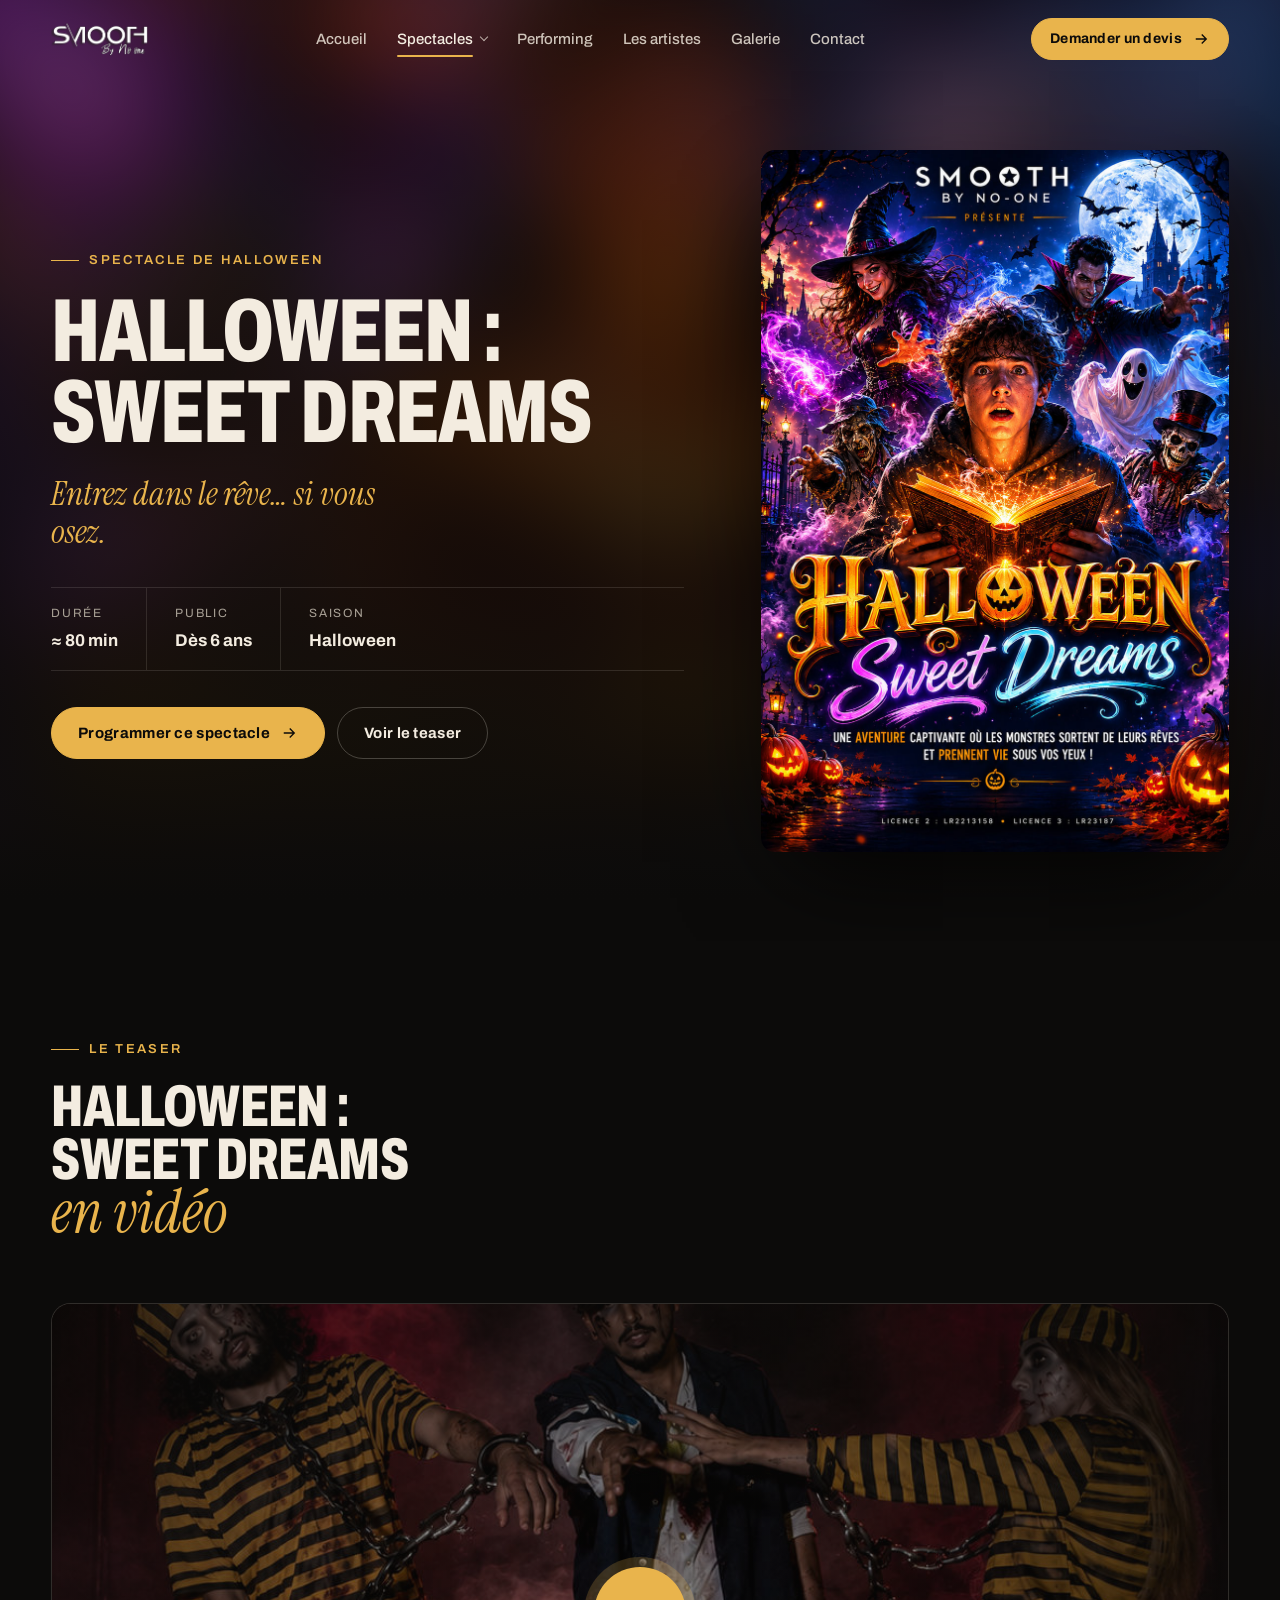
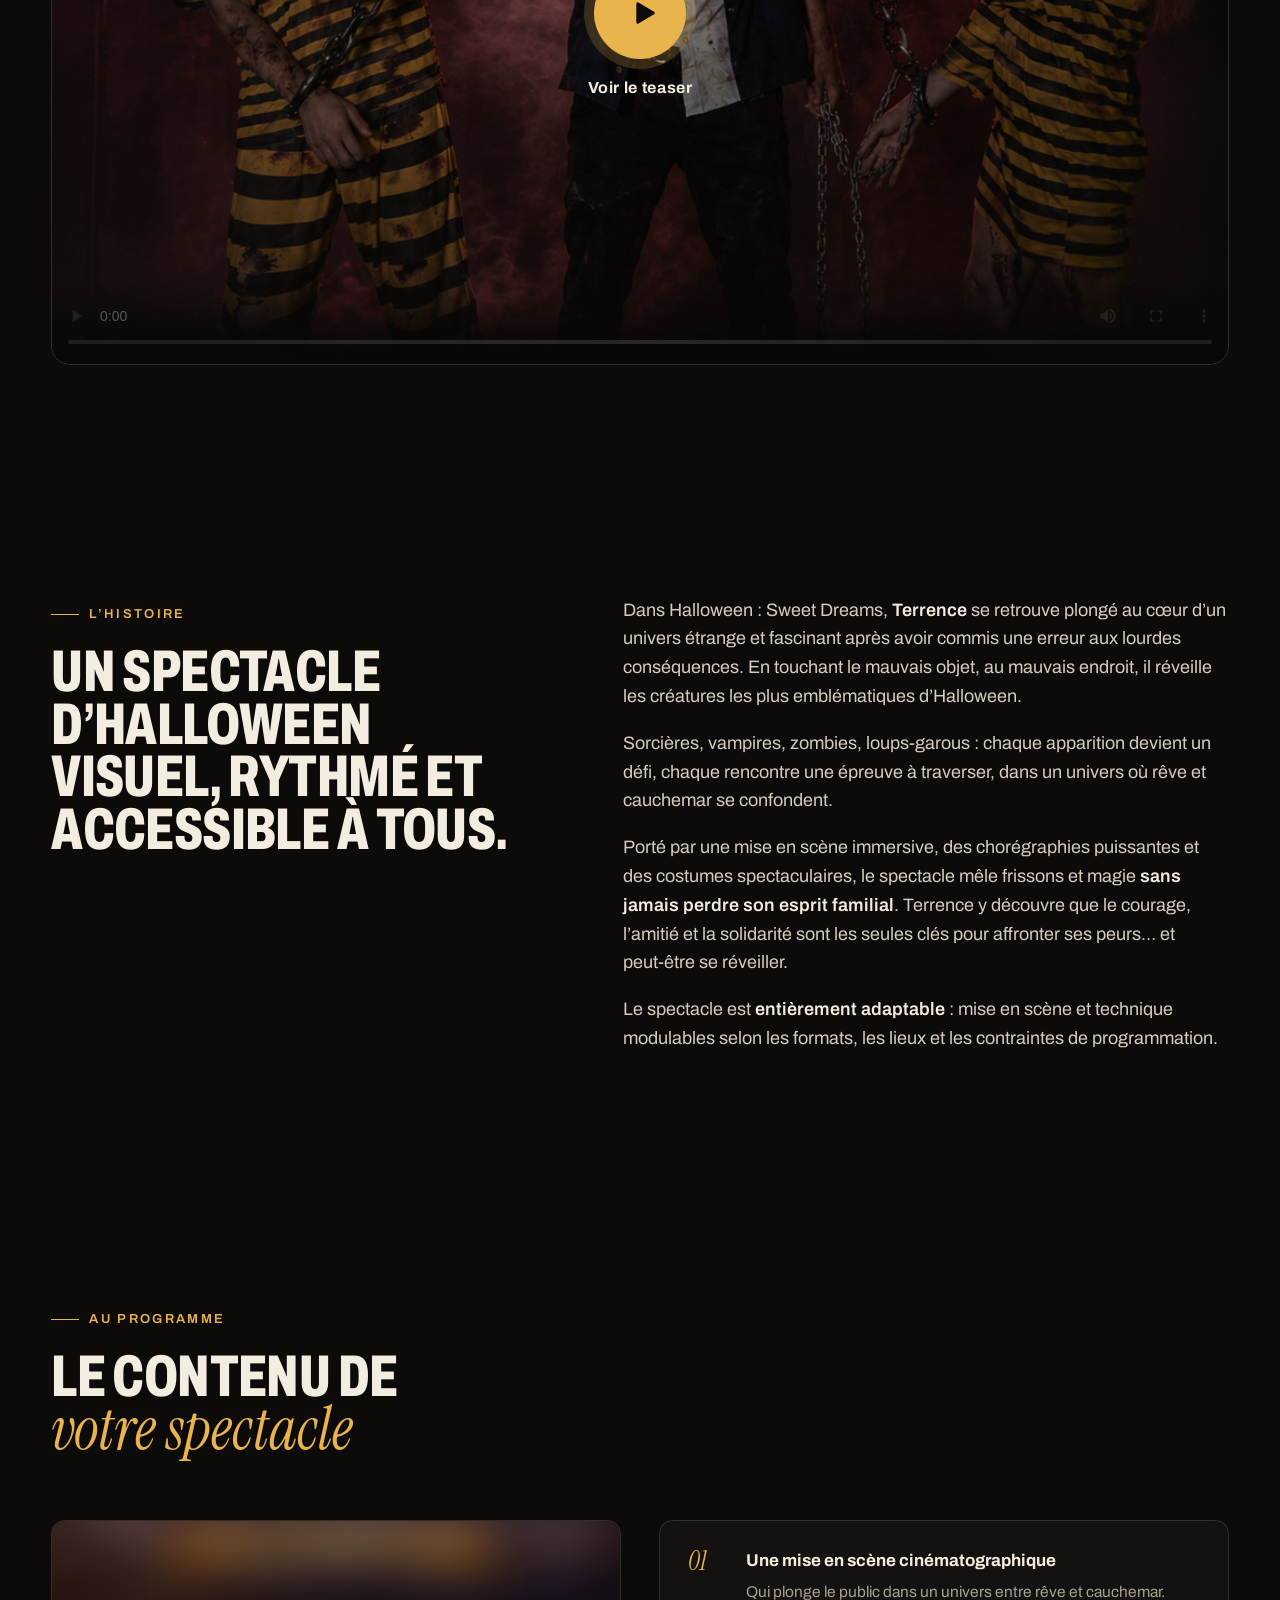
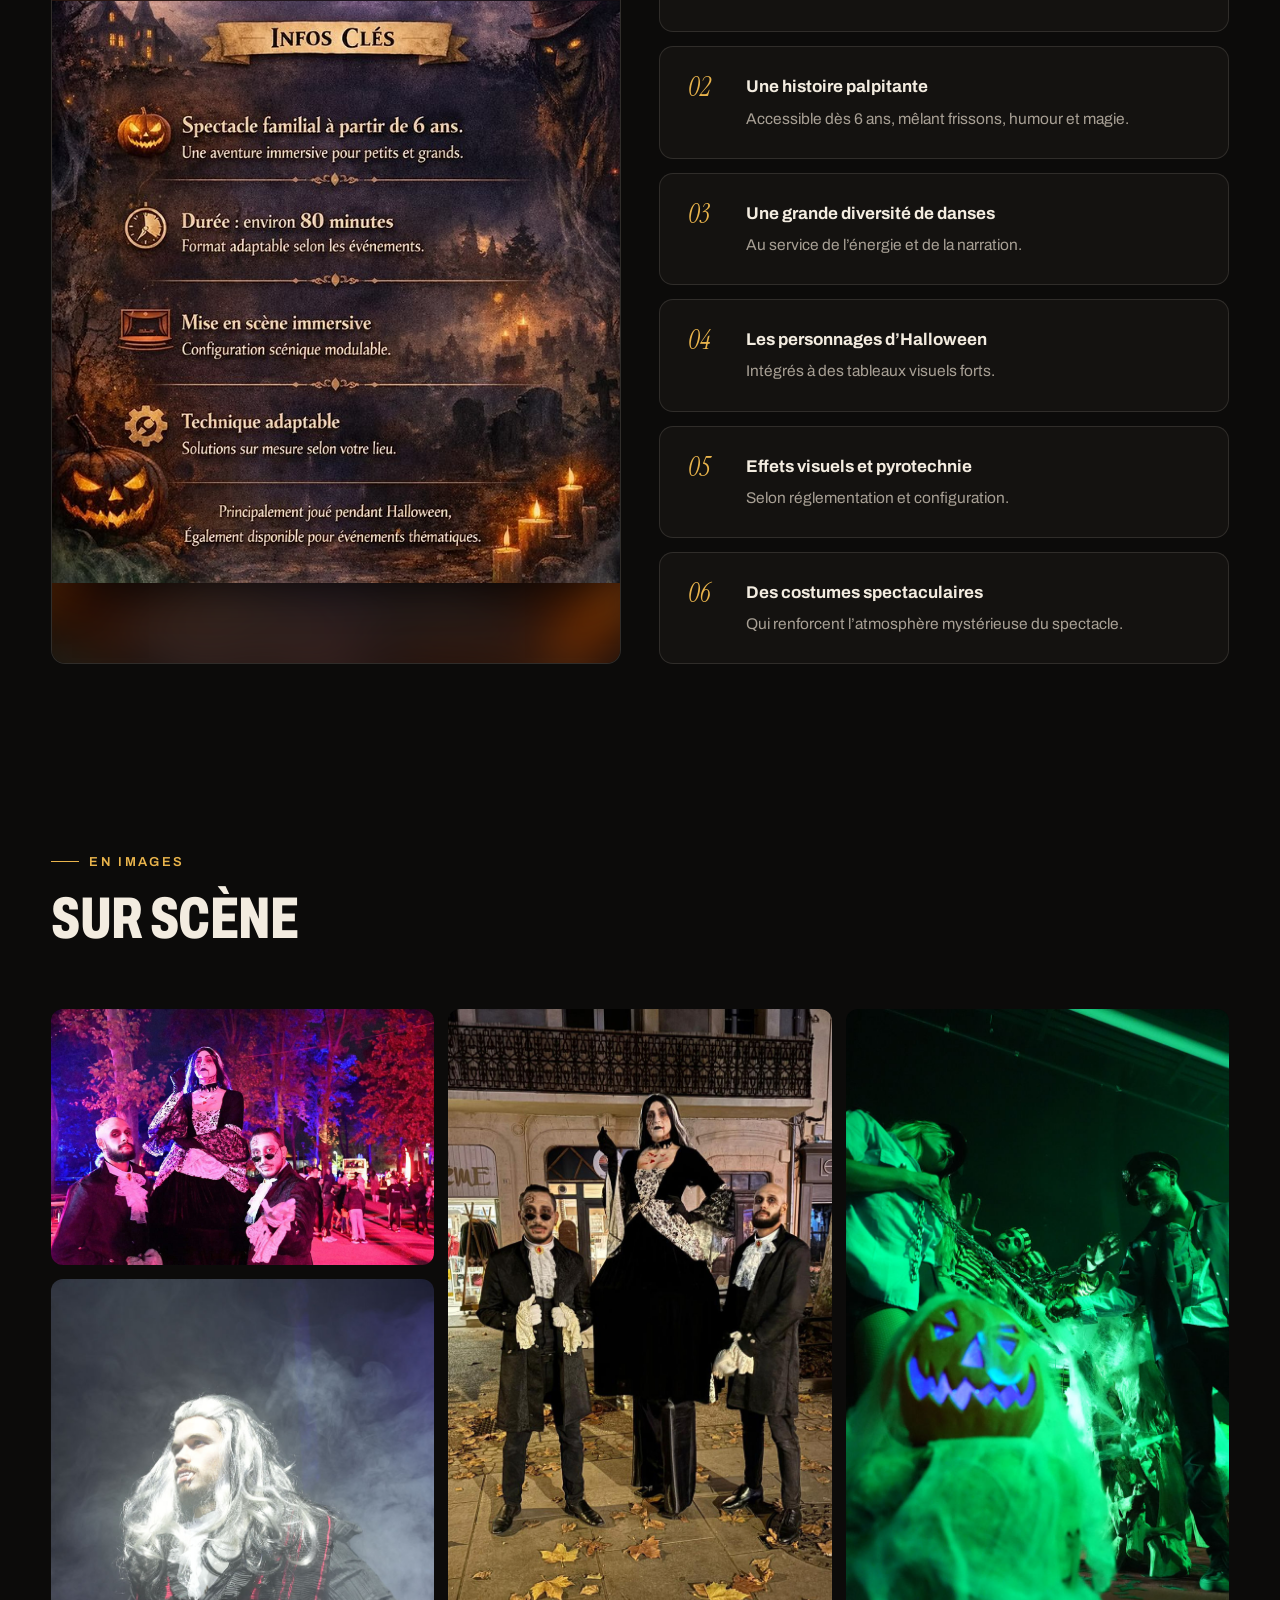
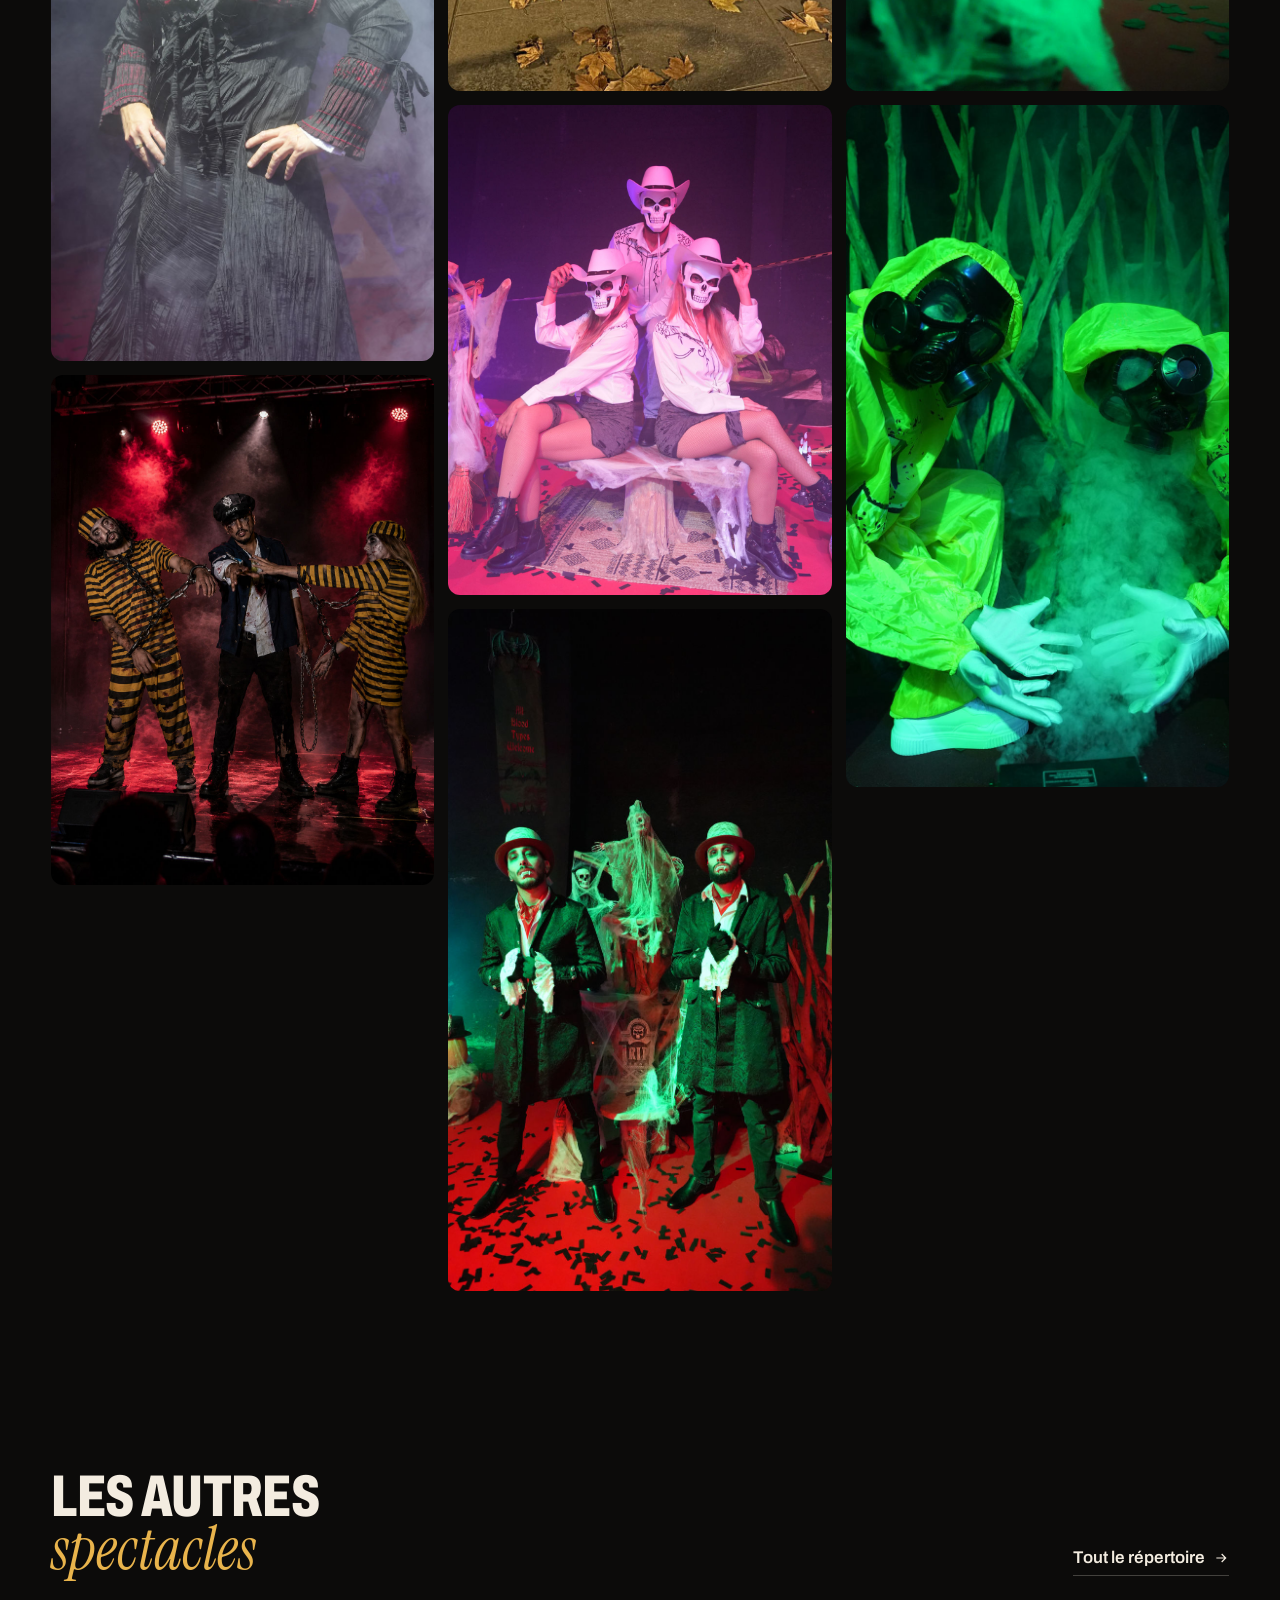
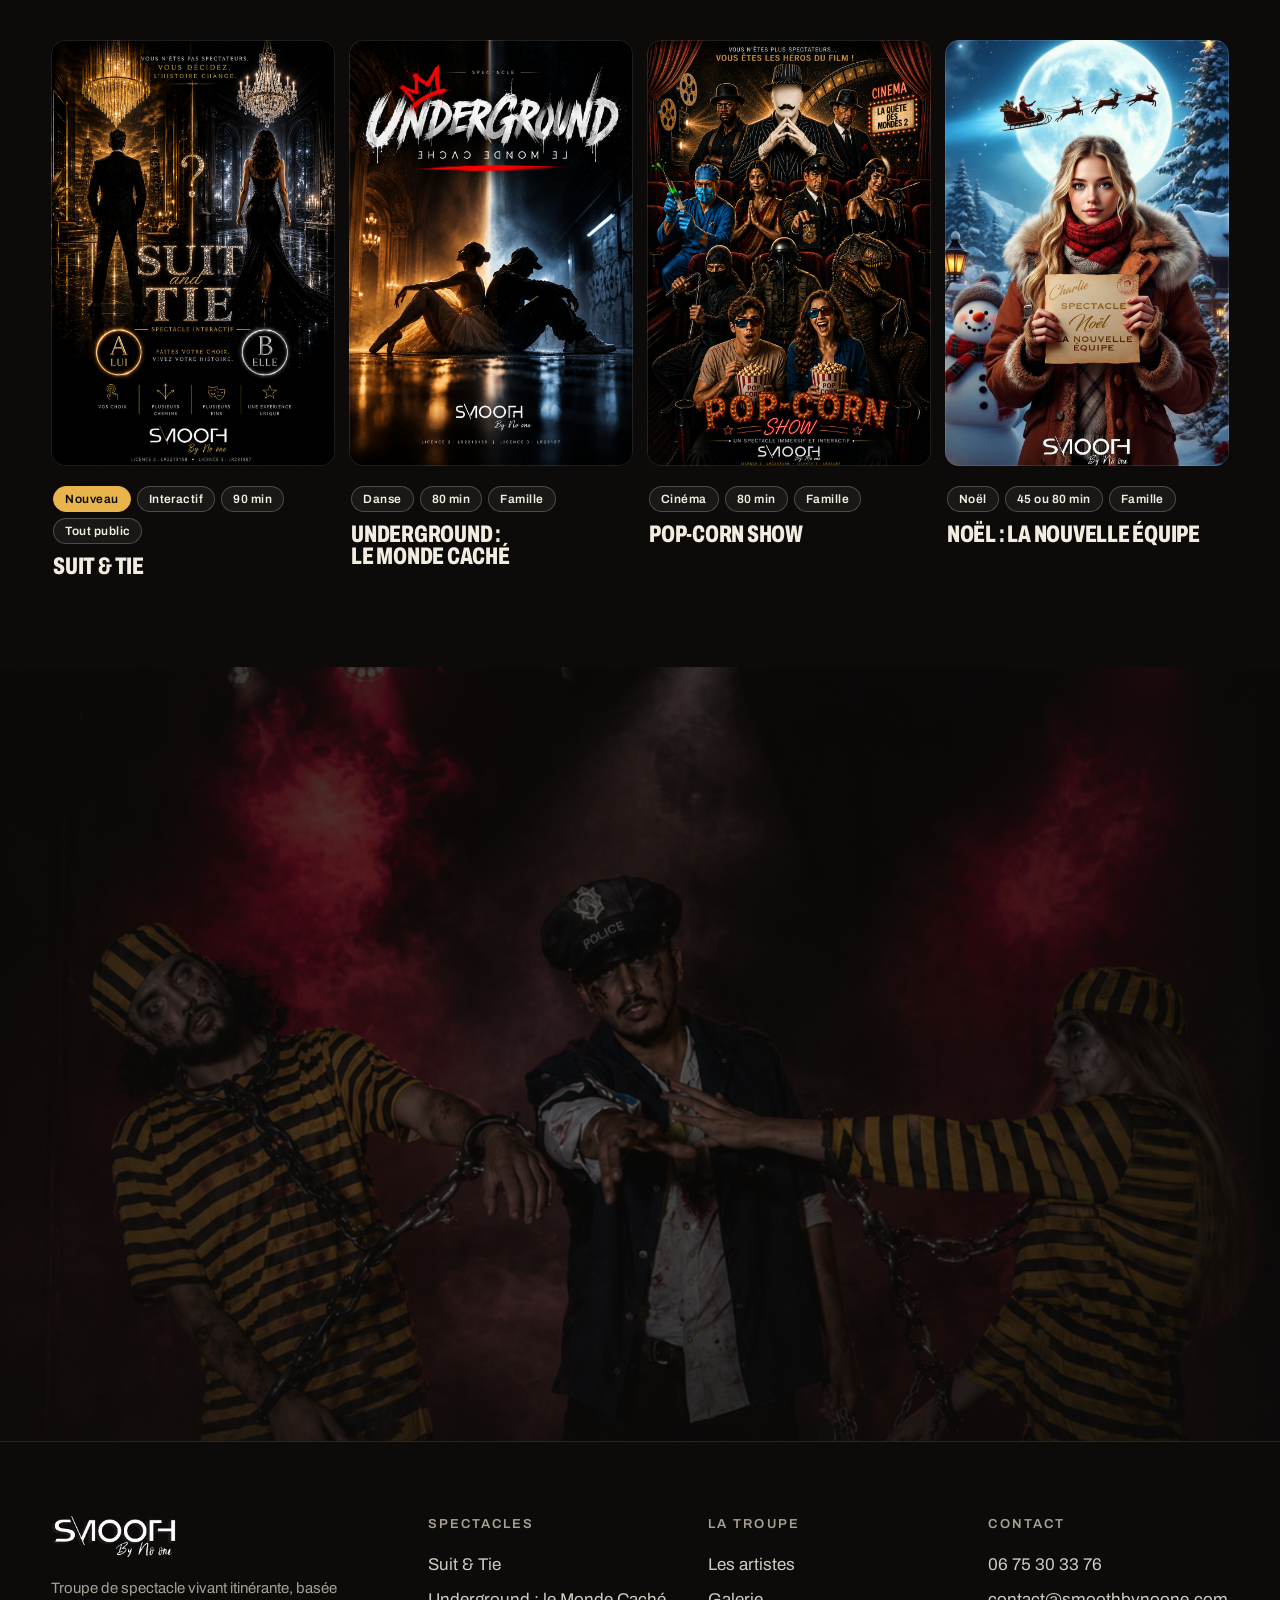
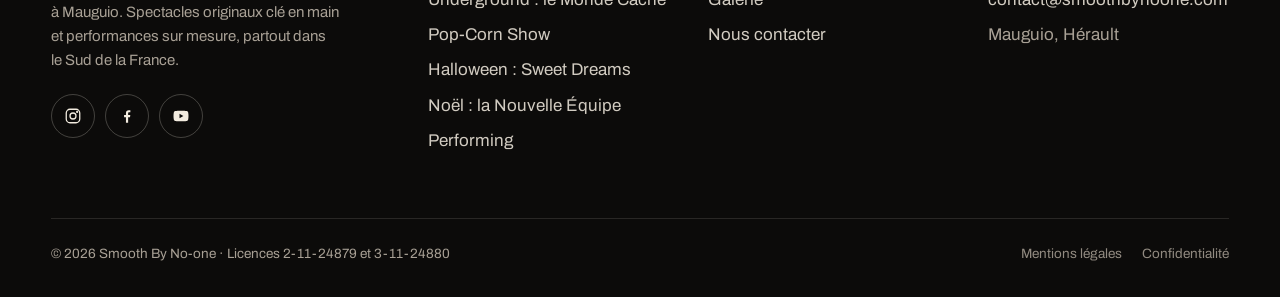
<file: halloween.html>
<!doctype html>
<html lang="fr">
<head>
  <meta charset="utf-8">
  <meta name="viewport" content="width=device-width, initial-scale=1, viewport-fit=cover">
  <title>Halloween : Sweet Dreams · Spectacle · Smooth By No-one</title>
  <meta name="description" content="Entrez dans le rêve… si vous osez. Terrence réveille sans le vouloir sorcières, vampires et loups-garous. Frissons maîtrisés, magie et pyrotechnie, dès 6 ans.">
  <link rel="canonical" href="https://www.smoothbynoone.com/halloween">
  <meta name="theme-color" content="#0c0b0a">
  <meta property="og:type" content="website">
  <meta property="og:locale" content="fr_FR">
  <meta property="og:site_name" content="Smooth By No-one">
  <meta property="og:title" content="Halloween : Sweet Dreams · Spectacle · Smooth By No-one">
  <meta property="og:description" content="Entrez dans le rêve… si vous osez. Terrence réveille sans le vouloir sorcières, vampires et loups-garous. Frissons maîtrisés, magie et pyrotechnie, dès 6 ans.">
  <meta property="og:url" content="https://www.smoothbynoone.com/halloween">
  <meta property="og:image" content="https://www.smoothbynoone.com/assets/img/affiches/halloween.jpg">
  <meta name="twitter:card" content="summary_large_image">
  <link rel="icon" href="assets/img/favicon.png" type="image/png">
  <link rel="apple-touch-icon" href="assets/img/apple-touch-icon.png">
  <link rel="preconnect" href="https://fonts.googleapis.com">
  <link rel="preconnect" href="https://fonts.gstatic.com" crossorigin>
  <link href="https://fonts.googleapis.com/css2?family=Archivo:wdth,wght@62..125,400..900&family=Instrument+Serif:ital@1&display=swap" rel="stylesheet">
  <script>document.documentElement.classList.add("js")</script>
  <link rel="stylesheet" href="assets/css/style.css?v=cc3ef894">
  <script type="application/ld+json">[{"@context":"https://schema.org","@type":"PerformingGroup","name":"Smooth By No-one","url":"https://www.smoothbynoone.com","logo":"https://www.smoothbynoone.com/assets/img/logo-blanc.png","email":"contact@smoothbynoone.com","telephone":"+33675303376","address":{"@type":"PostalAddress","streetAddress":"48 rue du Mistral","postalCode":"34130","addressLocality":"Mauguio","addressCountry":"FR"},"areaServed":"Sud de la France","sameAs":["https://www.instagram.com/smooth_by_no_one/","https://www.facebook.com/smoothbynoone","https://www.youtube.com/@smoothbynoone7067"]},{"@context":"https://schema.org","@type":"CreativeWork","name":"Halloween : Sweet Dreams","description":"Terrence réveille sans le vouloir sorcières, vampires et loups-garous. Frissons maîtrisés, magie et pyrotechnie, dès 6 ans.","image":"https://www.smoothbynoone.com/assets/img/affiches/halloween.jpg","creator":{"@type":"PerformingGroup","name":"Smooth By No-one"}}]</script>
</head>
<body>
  <a class="sr" href="#contenu">Aller au contenu</a>
  <header class="entete">
    <div class="wrap">
      <a class="logo" href="./" aria-label="Smooth By No-one, accueil"><img src="assets/img/logo-blanc.png" alt="Smooth By No-one" width="814" height="280"></a>
      <nav class="nav" aria-label="Navigation principale">
        <a href="./">Accueil</a>
        <div class="nav-groupe">
          <a href="spectacles.html" aria-current="page">Spectacles</a>
          <div class="sous-menu">
            <div class="sous-menu-liste">
              <a class="sous-menu-lien" href="suitandtie.html"><img src="assets/img/affiches/suit-and-tie.jpg" alt="" width="1000" height="1500" loading="lazy"><span><b>Suit & Tie</b><small>Interactif · 90 min</small></span></a>
              <a class="sous-menu-lien" href="underground.html"><img src="assets/img/affiches/underground.jpg" alt="" width="1000" height="1500" loading="lazy"><span><b>Underground : le Monde Caché</b><small>Danse · 80 min</small></span></a>
              <a class="sous-menu-lien" href="pop-corn.html"><img src="assets/img/affiches/pop-corn.jpg" alt="" width="1000" height="1500" loading="lazy"><span><b>Pop-Corn Show</b><small>Cinéma · 80 min</small></span></a>
              <a class="sous-menu-lien" href="halloween.html" aria-current="page"><img src="assets/img/affiches/halloween.jpg" alt="" width="1000" height="1500" loading="lazy"><span><b>Halloween : Sweet Dreams</b><small>Halloween · 80 min</small></span></a>
              <a class="sous-menu-lien" href="noel-la-nouvelle-equipe.html"><img src="assets/img/affiches/noel.jpg" alt="" width="1000" height="1500" loading="lazy"><span><b>Noël : la Nouvelle Équipe</b><small>Noël · 45 ou 80 min</small></span></a>
            </div>
            <div class="sous-menu-pied"><a href="spectacles.html">Tous les spectacles</a><a href="performing.html">Performing sur mesure</a></div>
          </div>
        </div>
        <a href="performing.html">Performing</a>
        <a href="nosartistes.html">Les artistes</a>
        <a href="galerie.html">Galerie</a>
        <a href="contact.html">Contact</a>
      </nav>
      <a class="btn btn-petit" href="contact.html">Demander un devis <svg viewBox="0 0 24 24" fill="none" stroke="currentColor" stroke-width="1.8" aria-hidden="true"><path d="M5 12h14M13 6l6 6-6 6"/></svg></a>
      <button class="burger" aria-label="Ouvrir le menu" aria-expanded="false" aria-controls="menu-mobile"><span></span></button>
    </div>
  </header>
  <div class="menu-mobile" id="menu-mobile">
    <nav aria-label="Navigation mobile">
      <a href="./">Accueil</a>
      <a href="spectacles.html" aria-current="page">Spectacles</a>
      <div class="menu-mobile-sous"><a href="suitandtie.html">Suit & Tie</a><a href="underground.html">Underground : le Monde Caché</a><a href="pop-corn.html">Pop-Corn Show</a><a href="halloween.html" aria-current="page">Halloween : Sweet Dreams</a><a href="noel-la-nouvelle-equipe.html">Noël : la Nouvelle Équipe</a></div>
      <a href="performing.html">Performing</a>
      <a href="nosartistes.html">Les artistes</a>
      <a href="galerie.html">Galerie</a>
      <a href="contact.html">Contact</a>
    </nav>
    <div>
      <a class="btn " href="contact.html">Demander un devis <svg viewBox="0 0 24 24" fill="none" stroke="currentColor" stroke-width="1.8" aria-hidden="true"><path d="M5 12h14M13 6l6 6-6 6"/></svg></a>
      <p class="texte" style="margin-top:18px"><a href="tel:+33675303376">06 75 30 33 76</a> · <a href="mailto:contact@smoothbynoone.com">contact@smoothbynoone.com</a></p>
    </div>
  </div>

  <main id="contenu">

    <section class="fiche-hero">
      <div class="fiche-hero-fond" aria-hidden="true"><img src="assets/img/affiches/halloween.jpg" alt=""></div>
      <div class="wrap fiche-grille">
        <div class="apparait">
          <p class="surtitre">Spectacle de Halloween</p>
          <h1 class="titre titre-l">Halloween : Sweet Dreams</h1>
          <p class="fiche-accroche">Entrez dans le rêve… si vous osez.</p>
          <dl class="fiche-infos">
            <div><dt>Durée</dt><dd>≈ 80 min</dd></div><div><dt>Public</dt><dd>Dès 6 ans</dd></div><div><dt>Saison</dt><dd>Halloween</dd></div>
          </dl>
          <div class="fiche-actions">
            <a class="btn " href="contact.html?spectacle=halloween">Programmer ce spectacle <svg viewBox="0 0 24 24" fill="none" stroke="currentColor" stroke-width="1.8" aria-hidden="true"><path d="M5 12h14M13 6l6 6-6 6"/></svg></a>
            <a class="btn btn-ligne" href="#t-teaser">Voir le teaser</a>
          </div>
        </div>
        <div class="fiche-affiche apparait" data-delai="1"><img src="assets/img/affiches/halloween.jpg" alt="Affiche Halloween : Sweet Dreams" width="1000" height="1500" fetchpriority="high"></div>
      </div>
    </section>


    <section class="section section-serree" aria-labelledby="t-teaser">
      <div class="wrap">
        <div class="entete-section">
          <div>
            <p class="surtitre">Le teaser</p>
            <h2 class="titre titre-m" id="t-teaser">Halloween : Sweet Dreams <span class="serif">en vidéo</span></h2>
          </div>
        </div>
        <div class="teaser apparait">
          <video class="teaser-video" controls playsinline preload="none" poster="assets/img/photos/groupe-rouge.jpg"
            data-src-480="assets/video/teaser-halloween-480.mp4" data-src-720="assets/video/teaser-halloween-720.mp4" aria-label="Teaser du spectacle Halloween : Sweet Dreams"></video>
          <button class="teaser-lancer" type="button" aria-label="Lancer le teaser de Halloween : Sweet Dreams">
            <span><svg viewBox="0 0 24 24" fill="currentColor" aria-hidden="true"><path d="M8 5.5v13a1 1 0 0 0 1.5.86l11-6.5a1 1 0 0 0 0-1.72l-11-6.5A1 1 0 0 0 8 5.5z"/></svg></span>
            Voir le teaser
          </button>
        </div>
      </div>
    </section>

    <section class="section" id="histoire" aria-labelledby="t-histoire">
      <div class="wrap histoire">
        <div class="histoire-cle apparait">
          <p class="surtitre">L’histoire</p>
          <h2 class="titre titre-m" id="t-histoire">Un spectacle d’Halloween visuel, rythmé et accessible à tous.</h2>
        </div>
        <div class="texte apparait" data-delai="1">
          <p>Dans Halloween : Sweet Dreams, <strong>Terrence</strong> se retrouve plongé au cœur d’un univers étrange et fascinant après avoir commis une erreur aux lourdes conséquences. En touchant le mauvais objet, au mauvais endroit, il réveille les créatures les plus emblématiques d’Halloween.</p>
          <p>Sorcières, vampires, zombies, loups-garous : chaque apparition devient un défi, chaque rencontre une épreuve à traverser, dans un univers où rêve et cauchemar se confondent.</p>
          <p>Porté par une mise en scène immersive, des chorégraphies puissantes et des costumes spectaculaires, le spectacle mêle frissons et magie <strong>sans jamais perdre son esprit familial</strong>. Terrence y découvre que le courage, l’amitié et la solidarité sont les seules clés pour affronter ses peurs… et peut-être se réveiller.</p>
          <p>Le spectacle est <strong>entièrement adaptable</strong> : mise en scène et technique modulables selon les formats, les lieux et les contraintes de programmation.</p>
        </div>
      </div>
    </section>

    <section class="section section-serree" aria-labelledby="t-contenu">
      <div class="wrap">
        <div class="entete-section">
          <div>
            <p class="surtitre">Au programme</p>
            <h2 class="titre titre-m" id="t-contenu">Le contenu de <span class="serif">votre spectacle</span></h2>
          </div>
        </div>
        <div class="contenu-grille carre">
          <button class="infos-visuel apparait" type="button" aria-label="Agrandir la fiche infos clés"><span class="infos-flou" style="background-image: url('assets/img/infos/halloween.jpg')" aria-hidden="true"></span><img src="assets/img/infos/halloween.jpg" alt="Infos clés Halloween : Sweet Dreams : spectacle familial dès 6 ans, environ 80 minutes, mise en scène immersive, technique adaptable, joué principalement pendant Halloween." width="705" height="723" loading="lazy"></button>
          <ul class="contenu-liste">
          <li class="apparait"><div><b>Une mise en scène cinématographique</b><span>Qui plonge le public dans un univers entre rêve et cauchemar.</span></div></li>
          <li class="apparait"><div><b>Une histoire palpitante</b><span>Accessible dès 6 ans, mêlant frissons, humour et magie.</span></div></li>
          <li class="apparait"><div><b>Une grande diversité de danses</b><span>Au service de l’énergie et de la narration.</span></div></li>
          <li class="apparait"><div><b>Les personnages d’Halloween</b><span>Intégrés à des tableaux visuels forts.</span></div></li>
          <li class="apparait"><div><b>Effets visuels et pyrotechnie</b><span>Selon réglementation et configuration.</span></div></li>
          <li class="apparait"><div><b>Des costumes spectaculaires</b><span>Qui renforcent l’atmosphère mystérieuse du spectacle.</span></div></li>
        </ul>
        </div>
      </div>
    </section>

    <section class="section section-serree" aria-labelledby="t-photos">
      <div class="wrap">
        <div class="entete-section">
          <div>
            <p class="surtitre">En images</p>
            <h2 class="titre titre-m" id="t-photos">Sur scène</h2>
          </div>
        </div>
        <div class="galerie">
          <button type="button" aria-label="Agrandir la photo 1"><img src="assets/img/spectacles/halloween/01.jpg" alt="Halloween : Sweet Dreams, photo 1" loading="lazy"></button>
          <button type="button" aria-label="Agrandir la photo 2"><img src="assets/img/spectacles/halloween/02.jpg" alt="Halloween : Sweet Dreams, photo 2" loading="lazy"></button>
          <button type="button" aria-label="Agrandir la photo 3"><img src="assets/img/spectacles/halloween/03.jpg" alt="Halloween : Sweet Dreams, photo 3" loading="lazy"></button>
          <button type="button" aria-label="Agrandir la photo 4"><img src="assets/img/spectacles/halloween/04.jpg" alt="Halloween : Sweet Dreams, photo 4" loading="lazy"></button>
          <button type="button" aria-label="Agrandir la photo 5"><img src="assets/img/spectacles/halloween/05.jpg" alt="Halloween : Sweet Dreams, photo 5" loading="lazy"></button>
          <button type="button" aria-label="Agrandir la photo 6"><img src="assets/img/spectacles/halloween/06.jpg" alt="Halloween : Sweet Dreams, photo 6" loading="lazy"></button>
          <button type="button" aria-label="Agrandir la photo 7"><img src="assets/img/spectacles/halloween/07.jpg" alt="Halloween : Sweet Dreams, photo 7" loading="lazy"></button>
          <button type="button" aria-label="Agrandir la photo 8"><img src="assets/img/spectacles/halloween/08.jpg" alt="Halloween : Sweet Dreams, photo 8" loading="lazy"></button>
        </div>
      </div>
    </section>

    <section class="section section-serree" aria-labelledby="t-autres">
      <div class="wrap">
        <div class="entete-section">
          <h2 class="titre titre-m" id="t-autres">Les autres <span class="serif">spectacles</span></h2>
          <a class="lien-fleche" href="spectacles.html">Tout le répertoire <svg viewBox="0 0 24 24" fill="none" stroke="currentColor" stroke-width="1.8" aria-hidden="true"><path d="M5 12h14M13 6l6 6-6 6"/></svg></a>
        </div>
        <div class="autres">
          
      <a class="affiche apparait" data-delai="0" href="suitandtie.html">
        <span class="affiche-visuel"><img src="assets/img/affiches/suit-and-tie.jpg" alt="Affiche du spectacle Suit & Tie" loading="lazy" width="1000" height="1500"><span class="affiche-fleche"><svg viewBox="0 0 24 24" fill="none" stroke="currentColor" stroke-width="1.8" aria-hidden="true"><path d="M5 12h14M13 6l6 6-6 6"/></svg></span></span>
        <div class="affiche-info">
          <div class="affiche-tags"><span class="tag tag-or">Nouveau</span><span class="tag">Interactif</span><span class="tag">90 min</span><span class="tag">Tout public</span></div>
          <h3 class="titre titre-s">Suit & Tie</h3>
          
        </div>
      </a>
      <a class="affiche apparait" data-delai="1" href="underground.html">
        <span class="affiche-visuel"><img src="assets/img/affiches/underground.jpg" alt="Affiche du spectacle Underground : le Monde Caché" loading="lazy" width="1000" height="1500"><span class="affiche-fleche"><svg viewBox="0 0 24 24" fill="none" stroke="currentColor" stroke-width="1.8" aria-hidden="true"><path d="M5 12h14M13 6l6 6-6 6"/></svg></span></span>
        <div class="affiche-info">
          <div class="affiche-tags"><span class="tag">Danse</span><span class="tag">80 min</span><span class="tag">Famille</span></div>
          <h3 class="titre titre-s">Underground : le Monde Caché</h3>
          
        </div>
      </a>
      <a class="affiche apparait" data-delai="2" href="pop-corn.html">
        <span class="affiche-visuel"><img src="assets/img/affiches/pop-corn.jpg" alt="Affiche du spectacle Pop-Corn Show" loading="lazy" width="1000" height="1500"><span class="affiche-fleche"><svg viewBox="0 0 24 24" fill="none" stroke="currentColor" stroke-width="1.8" aria-hidden="true"><path d="M5 12h14M13 6l6 6-6 6"/></svg></span></span>
        <div class="affiche-info">
          <div class="affiche-tags"><span class="tag">Cinéma</span><span class="tag">80 min</span><span class="tag">Famille</span></div>
          <h3 class="titre titre-s">Pop-Corn Show</h3>
          
        </div>
      </a>
      <a class="affiche apparait" data-delai="0" href="noel-la-nouvelle-equipe.html">
        <span class="affiche-visuel"><img src="assets/img/affiches/noel.jpg" alt="Affiche du spectacle Noël : la Nouvelle Équipe" loading="lazy" width="1000" height="1500"><span class="affiche-fleche"><svg viewBox="0 0 24 24" fill="none" stroke="currentColor" stroke-width="1.8" aria-hidden="true"><path d="M5 12h14M13 6l6 6-6 6"/></svg></span></span>
        <div class="affiche-info">
          <div class="affiche-tags"><span class="tag">Noël</span><span class="tag">45 ou 80 min</span><span class="tag">Famille</span></div>
          <h3 class="titre titre-s">Noël : la Nouvelle Équipe</h3>
          
        </div>
      </a>
        </div>
      </div>
    </section>

    <section class="appel">
      <img src="assets/img/photos/groupe-rouge.jpg" alt="" loading="lazy" style="object-position: 50% 20%">
      <div class="wrap apparait">
        <h2 class="titre titre-l">Programmez <span class="serif">Halloween : Sweet Dreams</span></h2>
        <p class="chapo">Parlez-nous de votre date, de votre lieu et de votre public. On revient vers vous avec une proposition sur mesure.</p>
        <div class="appel-actions">
          <a class="btn " href="contact.html">Demander un devis <svg viewBox="0 0 24 24" fill="none" stroke="currentColor" stroke-width="1.8" aria-hidden="true"><path d="M5 12h14M13 6l6 6-6 6"/></svg></a>
          <a class="btn btn-ligne" href="tel:+33675303376">Appeler le 06 75 30 33 76</a>
        </div>
      </div>
    </section>
  </main>

  <footer class="pied">
    <div class="wrap">
      <div class="pied-grille">
        <div class="pied-marque">
          <img src="assets/img/logo-blanc.png" alt="Smooth By No-one" width="160" height="55" style="height:44px;width:auto">
          <p>Troupe de spectacle vivant itinérante, basée à Mauguio. Spectacles originaux clé en main et performances sur mesure, partout dans le Sud de la France.</p>
          <div class="reseaux">
            <a href="https://www.instagram.com/smooth_by_no_one/" aria-label="Instagram" target="_blank" rel="noopener"><svg viewBox="0 0 24 24" fill="none" stroke="currentColor" stroke-width="1.7" aria-hidden="true"><rect x="3" y="3" width="18" height="18" rx="5"/><circle cx="12" cy="12" r="4"/><circle cx="17.5" cy="6.5" r=".6" fill="currentColor"/></svg></a>
            <a href="https://www.facebook.com/smoothbynoone" aria-label="Facebook" target="_blank" rel="noopener"><svg viewBox="0 0 24 24" fill="currentColor" aria-hidden="true"><path d="M13.5 21v-7.5h2.5l.4-3h-2.9V8.6c0-.9.3-1.5 1.5-1.5h1.5V4.4c-.3 0-1.2-.1-2.2-.1-2.2 0-3.7 1.3-3.7 3.8v2.4H8.1v3h2.5V21h2.9z"/></svg></a>
            <a href="https://www.youtube.com/@smoothbynoone7067" aria-label="YouTube" target="_blank" rel="noopener"><svg viewBox="0 0 24 24" fill="currentColor" aria-hidden="true"><path d="M21.6 7.2a2.5 2.5 0 0 0-1.8-1.8C18.3 5 12 5 12 5s-6.3 0-7.8.4A2.5 2.5 0 0 0 2.4 7.2 26 26 0 0 0 2 12c0 1.6.1 3.2.4 4.8a2.5 2.5 0 0 0 1.8 1.8C5.7 19 12 19 12 19s6.3 0 7.8-.4a2.5 2.5 0 0 0 1.8-1.8c.3-1.6.4-3.2.4-4.8s-.1-3.2-.4-4.8zM10 15V9l5.2 3L10 15z"/></svg></a>
          </div>
        </div>
        <div>
          <h4>Spectacles</h4>
          <ul>
            <li><a href="suitandtie.html">Suit & Tie</a></li>
            <li><a href="underground.html">Underground : le Monde Caché</a></li>
            <li><a href="pop-corn.html">Pop-Corn Show</a></li>
            <li><a href="halloween.html">Halloween : Sweet Dreams</a></li>
            <li><a href="noel-la-nouvelle-equipe.html">Noël : la Nouvelle Équipe</a></li>
            <li><a href="performing.html">Performing</a></li>
          </ul>
        </div>
        <div>
          <h4>La troupe</h4>
          <ul>
            <li><a href="nosartistes.html">Les artistes</a></li>
            <li><a href="galerie.html">Galerie</a></li>
            <li><a href="contact.html">Nous contacter</a></li>
          </ul>
        </div>
        <div>
          <h4>Contact</h4>
          <ul>
            <li><a href="tel:+33675303376">06 75 30 33 76</a></li>
            <li><a href="mailto:contact@smoothbynoone.com">contact@smoothbynoone.com</a></li>
            <li style="color:var(--gris)">Mauguio, Hérault</li>
          </ul>
        </div>
      </div>
      <div class="pied-bas">
        <span>© 2026 Smooth By No-one · Licences 2-11-24879 et 3-11-24880</span>
        <ul>
          <li><a href="mentions-legales.html">Mentions légales</a></li>
          <li><a href="confidentialite.html">Confidentialité</a></li>
        </ul>
      </div>
    </div>
  </footer>
  <script src="assets/js/main.js?v=0501503d" defer></script>
</body>
</html>
</file>
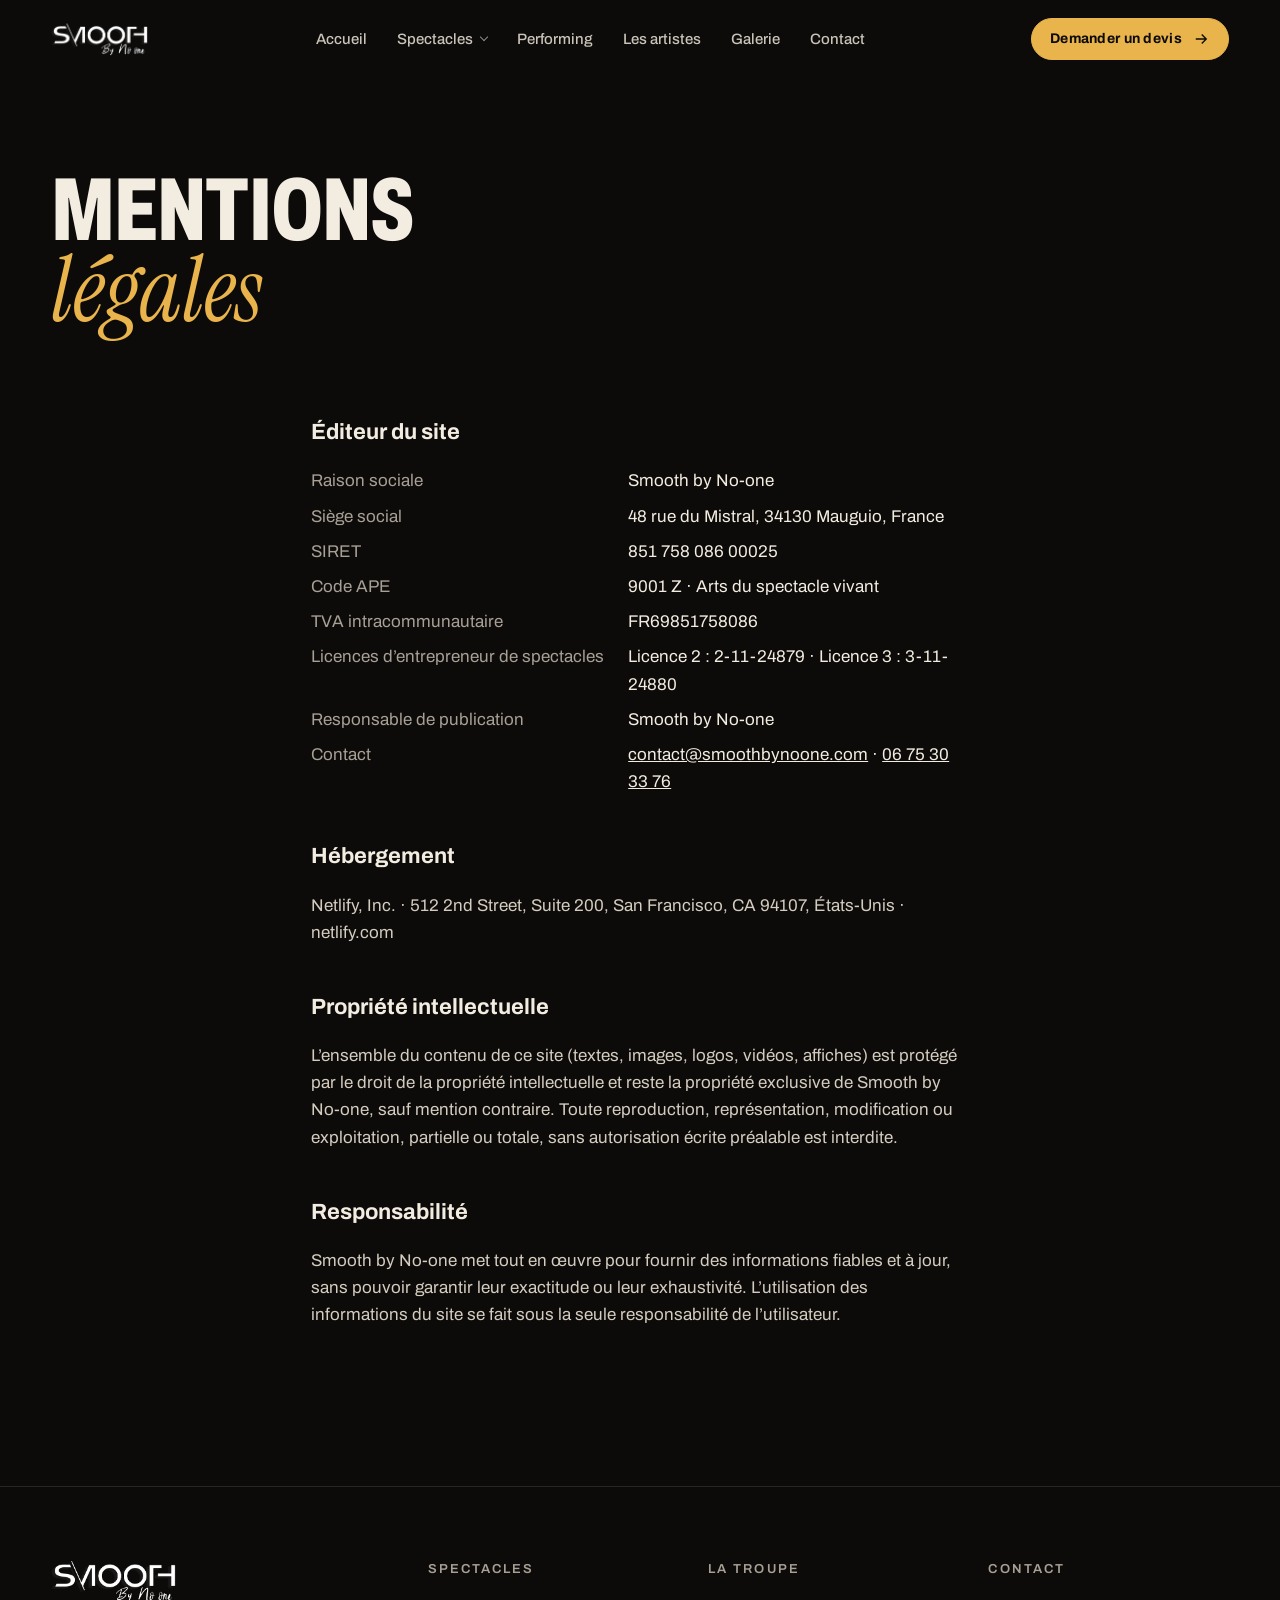
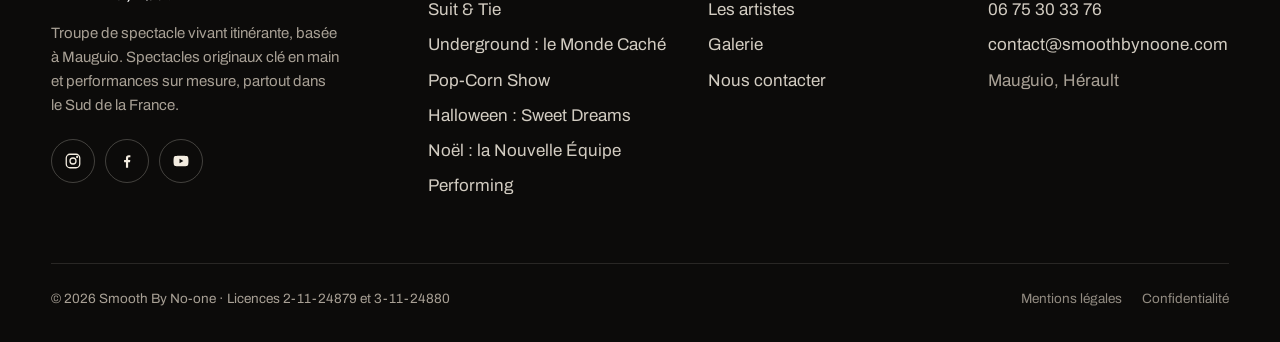
<file: mentions-legales.html>
<!doctype html>
<html lang="fr">
<head>
  <meta charset="utf-8">
  <meta name="viewport" content="width=device-width, initial-scale=1, viewport-fit=cover">
  <title>Mentions légales · Smooth By No-one</title>
  <meta name="description" content="Mentions légales du site Smooth By No-one.">
  <link rel="canonical" href="https://www.smoothbynoone.com/mentions-legales">
  <meta name="theme-color" content="#0c0b0a">
  <meta property="og:type" content="website">
  <meta property="og:locale" content="fr_FR">
  <meta property="og:site_name" content="Smooth By No-one">
  <meta property="og:title" content="Mentions légales · Smooth By No-one">
  <meta property="og:description" content="Mentions légales du site Smooth By No-one.">
  <meta property="og:url" content="https://www.smoothbynoone.com/mentions-legales">
  <meta property="og:image" content="https://www.smoothbynoone.com/assets/img/photos/feu-lumieres.jpg">
  <meta name="twitter:card" content="summary_large_image">
  <link rel="icon" href="assets/img/favicon.png" type="image/png">
  <link rel="apple-touch-icon" href="assets/img/apple-touch-icon.png">
  <link rel="preconnect" href="https://fonts.googleapis.com">
  <link rel="preconnect" href="https://fonts.gstatic.com" crossorigin>
  <link href="https://fonts.googleapis.com/css2?family=Archivo:wdth,wght@62..125,400..900&family=Instrument+Serif:ital@1&display=swap" rel="stylesheet">
  <script>document.documentElement.classList.add("js")</script>
  <link rel="stylesheet" href="assets/css/style.css?v=cc3ef894">
  <script type="application/ld+json">{"@context":"https://schema.org","@type":"PerformingGroup","name":"Smooth By No-one","url":"https://www.smoothbynoone.com","logo":"https://www.smoothbynoone.com/assets/img/logo-blanc.png","email":"contact@smoothbynoone.com","telephone":"+33675303376","address":{"@type":"PostalAddress","streetAddress":"48 rue du Mistral","postalCode":"34130","addressLocality":"Mauguio","addressCountry":"FR"},"areaServed":"Sud de la France","sameAs":["https://www.instagram.com/smooth_by_no_one/","https://www.facebook.com/smoothbynoone","https://www.youtube.com/@smoothbynoone7067"]}</script>
</head>
<body>
  <a class="sr" href="#contenu">Aller au contenu</a>
  <header class="entete">
    <div class="wrap">
      <a class="logo" href="./" aria-label="Smooth By No-one, accueil"><img src="assets/img/logo-blanc.png" alt="Smooth By No-one" width="814" height="280"></a>
      <nav class="nav" aria-label="Navigation principale">
        <a href="./">Accueil</a>
        <div class="nav-groupe">
          <a href="spectacles.html">Spectacles</a>
          <div class="sous-menu">
            <div class="sous-menu-liste">
              <a class="sous-menu-lien" href="suitandtie.html"><img src="assets/img/affiches/suit-and-tie.jpg" alt="" width="1000" height="1500" loading="lazy"><span><b>Suit & Tie</b><small>Interactif · 90 min</small></span></a>
              <a class="sous-menu-lien" href="underground.html"><img src="assets/img/affiches/underground.jpg" alt="" width="1000" height="1500" loading="lazy"><span><b>Underground : le Monde Caché</b><small>Danse · 80 min</small></span></a>
              <a class="sous-menu-lien" href="pop-corn.html"><img src="assets/img/affiches/pop-corn.jpg" alt="" width="1000" height="1500" loading="lazy"><span><b>Pop-Corn Show</b><small>Cinéma · 80 min</small></span></a>
              <a class="sous-menu-lien" href="halloween.html"><img src="assets/img/affiches/halloween.jpg" alt="" width="1000" height="1500" loading="lazy"><span><b>Halloween : Sweet Dreams</b><small>Halloween · 80 min</small></span></a>
              <a class="sous-menu-lien" href="noel-la-nouvelle-equipe.html"><img src="assets/img/affiches/noel.jpg" alt="" width="1000" height="1500" loading="lazy"><span><b>Noël : la Nouvelle Équipe</b><small>Noël · 45 ou 80 min</small></span></a>
            </div>
            <div class="sous-menu-pied"><a href="spectacles.html">Tous les spectacles</a><a href="performing.html">Performing sur mesure</a></div>
          </div>
        </div>
        <a href="performing.html">Performing</a>
        <a href="nosartistes.html">Les artistes</a>
        <a href="galerie.html">Galerie</a>
        <a href="contact.html">Contact</a>
      </nav>
      <a class="btn btn-petit" href="contact.html">Demander un devis <svg viewBox="0 0 24 24" fill="none" stroke="currentColor" stroke-width="1.8" aria-hidden="true"><path d="M5 12h14M13 6l6 6-6 6"/></svg></a>
      <button class="burger" aria-label="Ouvrir le menu" aria-expanded="false" aria-controls="menu-mobile"><span></span></button>
    </div>
  </header>
  <div class="menu-mobile" id="menu-mobile">
    <nav aria-label="Navigation mobile">
      <a href="./">Accueil</a>
      <a href="spectacles.html">Spectacles</a>
      <div class="menu-mobile-sous"><a href="suitandtie.html">Suit & Tie</a><a href="underground.html">Underground : le Monde Caché</a><a href="pop-corn.html">Pop-Corn Show</a><a href="halloween.html">Halloween : Sweet Dreams</a><a href="noel-la-nouvelle-equipe.html">Noël : la Nouvelle Équipe</a></div>
      <a href="performing.html">Performing</a>
      <a href="nosartistes.html">Les artistes</a>
      <a href="galerie.html">Galerie</a>
      <a href="contact.html">Contact</a>
    </nav>
    <div>
      <a class="btn " href="contact.html">Demander un devis <svg viewBox="0 0 24 24" fill="none" stroke="currentColor" stroke-width="1.8" aria-hidden="true"><path d="M5 12h14M13 6l6 6-6 6"/></svg></a>
      <p class="texte" style="margin-top:18px"><a href="tel:+33675303376">06 75 30 33 76</a> · <a href="mailto:contact@smoothbynoone.com">contact@smoothbynoone.com</a></p>
    </div>
  </div>

  <main id="contenu">

    <section class="page-hero" style="padding-bottom:20px"><div class="wrap"><h1 class="titre titre-l">Mentions <span class="serif">légales</span></h1></div></section>
    <section class="section" style="padding-top:20px"><div class="wrap legal">
      <h2>Éditeur du site</h2>
      <dl>
        <dt>Raison sociale</dt><dd>Smooth by No-one</dd>
        <dt>Siège social</dt><dd>48 rue du Mistral, 34130 Mauguio, France</dd>
        <dt>SIRET</dt><dd>851 758 086 00025</dd>
        <dt>Code APE</dt><dd>9001 Z · Arts du spectacle vivant</dd>
        <dt>TVA intracommunautaire</dt><dd>FR69851758086</dd>
        <dt>Licences d’entrepreneur de spectacles</dt><dd>Licence 2 : 2-11-24879 · Licence 3 : 3-11-24880</dd>
        <dt>Responsable de publication</dt><dd>Smooth by No-one</dd>
        <dt>Contact</dt><dd><a href="mailto:contact@smoothbynoone.com">contact@smoothbynoone.com</a> · <a href="tel:+33675303376">06 75 30 33 76</a></dd>
      </dl>
      <h2>Hébergement</h2>
      <p>Netlify, Inc. · 512 2nd Street, Suite 200, San Francisco, CA 94107, États-Unis · netlify.com</p>
      <h2>Propriété intellectuelle</h2>
      <p>L’ensemble du contenu de ce site (textes, images, logos, vidéos, affiches) est protégé par le droit de la propriété intellectuelle et reste la propriété exclusive de Smooth by No-one, sauf mention contraire. Toute reproduction, représentation, modification ou exploitation, partielle ou totale, sans autorisation écrite préalable est interdite.</p>
      <h2>Responsabilité</h2>
      <p>Smooth by No-one met tout en œuvre pour fournir des informations fiables et à jour, sans pouvoir garantir leur exactitude ou leur exhaustivité. L’utilisation des informations du site se fait sous la seule responsabilité de l’utilisateur.</p>
    </div></section>
  </main>

  <footer class="pied">
    <div class="wrap">
      <div class="pied-grille">
        <div class="pied-marque">
          <img src="assets/img/logo-blanc.png" alt="Smooth By No-one" width="160" height="55" style="height:44px;width:auto">
          <p>Troupe de spectacle vivant itinérante, basée à Mauguio. Spectacles originaux clé en main et performances sur mesure, partout dans le Sud de la France.</p>
          <div class="reseaux">
            <a href="https://www.instagram.com/smooth_by_no_one/" aria-label="Instagram" target="_blank" rel="noopener"><svg viewBox="0 0 24 24" fill="none" stroke="currentColor" stroke-width="1.7" aria-hidden="true"><rect x="3" y="3" width="18" height="18" rx="5"/><circle cx="12" cy="12" r="4"/><circle cx="17.5" cy="6.5" r=".6" fill="currentColor"/></svg></a>
            <a href="https://www.facebook.com/smoothbynoone" aria-label="Facebook" target="_blank" rel="noopener"><svg viewBox="0 0 24 24" fill="currentColor" aria-hidden="true"><path d="M13.5 21v-7.5h2.5l.4-3h-2.9V8.6c0-.9.3-1.5 1.5-1.5h1.5V4.4c-.3 0-1.2-.1-2.2-.1-2.2 0-3.7 1.3-3.7 3.8v2.4H8.1v3h2.5V21h2.9z"/></svg></a>
            <a href="https://www.youtube.com/@smoothbynoone7067" aria-label="YouTube" target="_blank" rel="noopener"><svg viewBox="0 0 24 24" fill="currentColor" aria-hidden="true"><path d="M21.6 7.2a2.5 2.5 0 0 0-1.8-1.8C18.3 5 12 5 12 5s-6.3 0-7.8.4A2.5 2.5 0 0 0 2.4 7.2 26 26 0 0 0 2 12c0 1.6.1 3.2.4 4.8a2.5 2.5 0 0 0 1.8 1.8C5.7 19 12 19 12 19s6.3 0 7.8-.4a2.5 2.5 0 0 0 1.8-1.8c.3-1.6.4-3.2.4-4.8s-.1-3.2-.4-4.8zM10 15V9l5.2 3L10 15z"/></svg></a>
          </div>
        </div>
        <div>
          <h4>Spectacles</h4>
          <ul>
            <li><a href="suitandtie.html">Suit & Tie</a></li>
            <li><a href="underground.html">Underground : le Monde Caché</a></li>
            <li><a href="pop-corn.html">Pop-Corn Show</a></li>
            <li><a href="halloween.html">Halloween : Sweet Dreams</a></li>
            <li><a href="noel-la-nouvelle-equipe.html">Noël : la Nouvelle Équipe</a></li>
            <li><a href="performing.html">Performing</a></li>
          </ul>
        </div>
        <div>
          <h4>La troupe</h4>
          <ul>
            <li><a href="nosartistes.html">Les artistes</a></li>
            <li><a href="galerie.html">Galerie</a></li>
            <li><a href="contact.html">Nous contacter</a></li>
          </ul>
        </div>
        <div>
          <h4>Contact</h4>
          <ul>
            <li><a href="tel:+33675303376">06 75 30 33 76</a></li>
            <li><a href="mailto:contact@smoothbynoone.com">contact@smoothbynoone.com</a></li>
            <li style="color:var(--gris)">Mauguio, Hérault</li>
          </ul>
        </div>
      </div>
      <div class="pied-bas">
        <span>© 2026 Smooth By No-one · Licences 2-11-24879 et 3-11-24880</span>
        <ul>
          <li><a href="mentions-legales.html">Mentions légales</a></li>
          <li><a href="confidentialite.html">Confidentialité</a></li>
        </ul>
      </div>
    </div>
  </footer>
  <script src="assets/js/main.js?v=0501503d" defer></script>
</body>
</html>
</file>
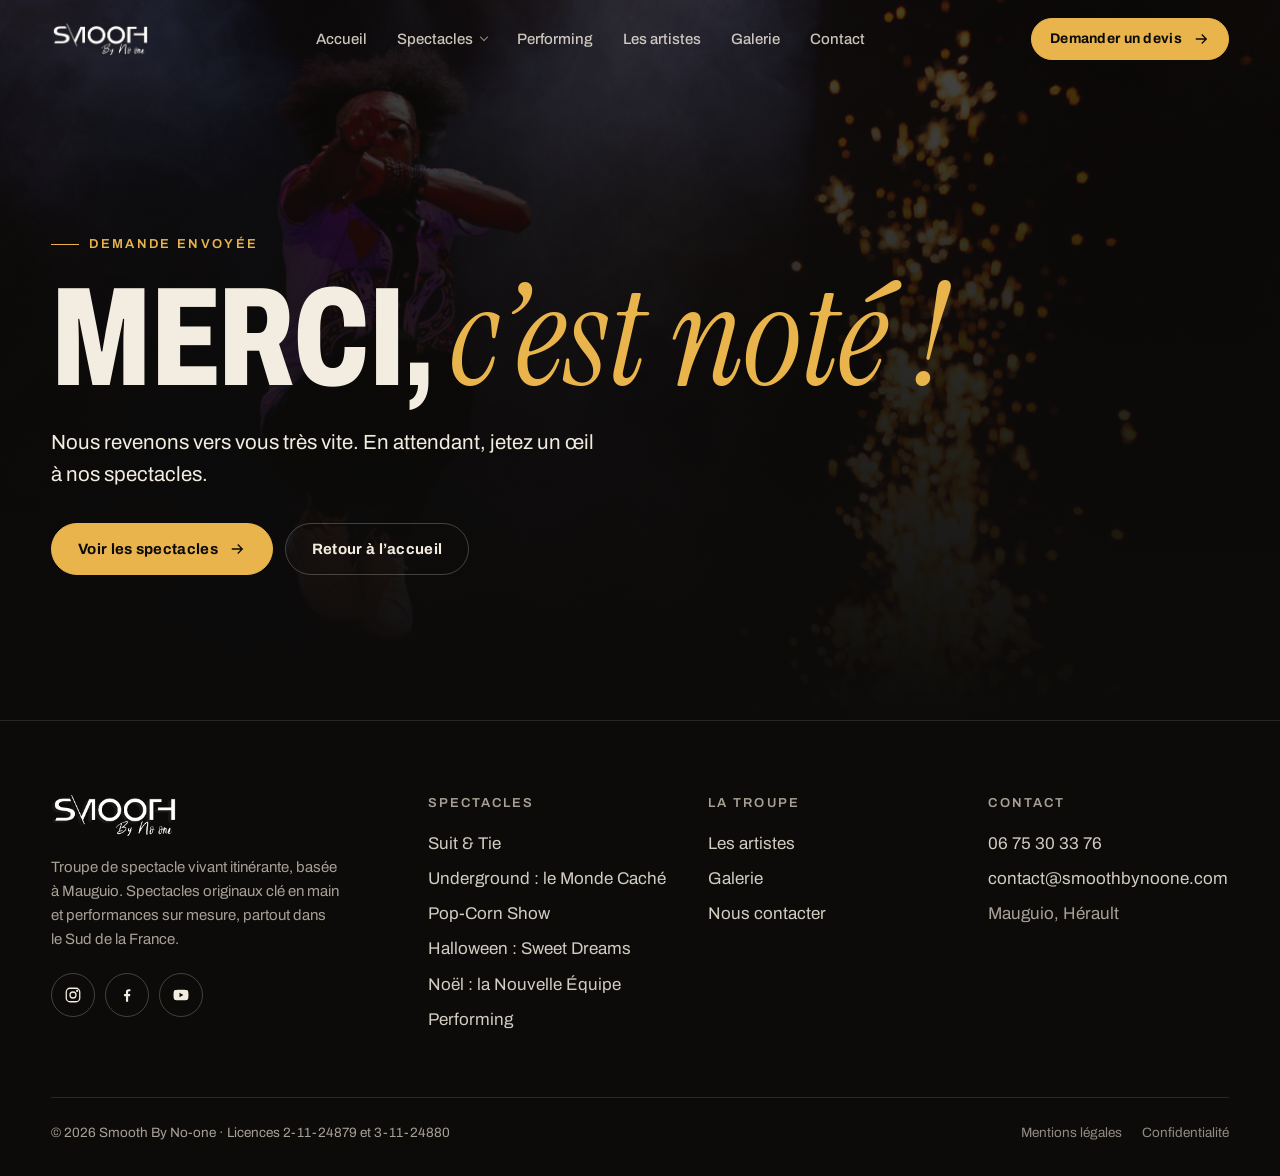
<file: merci.html>
<!doctype html>
<html lang="fr">
<head>
  <meta charset="utf-8">
  <meta name="viewport" content="width=device-width, initial-scale=1, viewport-fit=cover">
  <title>Merci · Smooth By No-one</title>
  <meta name="description" content="Votre demande a bien été envoyée.">
  <link rel="canonical" href="https://www.smoothbynoone.com/merci">
  <meta name="theme-color" content="#0c0b0a">
  <meta property="og:type" content="website">
  <meta property="og:locale" content="fr_FR">
  <meta property="og:site_name" content="Smooth By No-one">
  <meta property="og:title" content="Merci · Smooth By No-one">
  <meta property="og:description" content="Votre demande a bien été envoyée.">
  <meta property="og:url" content="https://www.smoothbynoone.com/merci">
  <meta property="og:image" content="https://www.smoothbynoone.com/assets/img/photos/feu-lumieres.jpg">
  <meta name="twitter:card" content="summary_large_image">
  <link rel="icon" href="assets/img/favicon.png" type="image/png">
  <link rel="apple-touch-icon" href="assets/img/apple-touch-icon.png">
  <meta name="robots" content="noindex">
  <link rel="preconnect" href="https://fonts.googleapis.com">
  <link rel="preconnect" href="https://fonts.gstatic.com" crossorigin>
  <link href="https://fonts.googleapis.com/css2?family=Archivo:wdth,wght@62..125,400..900&family=Instrument+Serif:ital@1&display=swap" rel="stylesheet">
  <script>document.documentElement.classList.add("js")</script>
  <link rel="stylesheet" href="assets/css/style.css?v=cc3ef894">
  <script type="application/ld+json">{"@context":"https://schema.org","@type":"PerformingGroup","name":"Smooth By No-one","url":"https://www.smoothbynoone.com","logo":"https://www.smoothbynoone.com/assets/img/logo-blanc.png","email":"contact@smoothbynoone.com","telephone":"+33675303376","address":{"@type":"PostalAddress","streetAddress":"48 rue du Mistral","postalCode":"34130","addressLocality":"Mauguio","addressCountry":"FR"},"areaServed":"Sud de la France","sameAs":["https://www.instagram.com/smooth_by_no_one/","https://www.facebook.com/smoothbynoone","https://www.youtube.com/@smoothbynoone7067"]}</script>
</head>
<body>
  <a class="sr" href="#contenu">Aller au contenu</a>
  <header class="entete">
    <div class="wrap">
      <a class="logo" href="./" aria-label="Smooth By No-one, accueil"><img src="assets/img/logo-blanc.png" alt="Smooth By No-one" width="814" height="280"></a>
      <nav class="nav" aria-label="Navigation principale">
        <a href="./">Accueil</a>
        <div class="nav-groupe">
          <a href="spectacles.html">Spectacles</a>
          <div class="sous-menu">
            <div class="sous-menu-liste">
              <a class="sous-menu-lien" href="suitandtie.html"><img src="assets/img/affiches/suit-and-tie.jpg" alt="" width="1000" height="1500" loading="lazy"><span><b>Suit & Tie</b><small>Interactif · 90 min</small></span></a>
              <a class="sous-menu-lien" href="underground.html"><img src="assets/img/affiches/underground.jpg" alt="" width="1000" height="1500" loading="lazy"><span><b>Underground : le Monde Caché</b><small>Danse · 80 min</small></span></a>
              <a class="sous-menu-lien" href="pop-corn.html"><img src="assets/img/affiches/pop-corn.jpg" alt="" width="1000" height="1500" loading="lazy"><span><b>Pop-Corn Show</b><small>Cinéma · 80 min</small></span></a>
              <a class="sous-menu-lien" href="halloween.html"><img src="assets/img/affiches/halloween.jpg" alt="" width="1000" height="1500" loading="lazy"><span><b>Halloween : Sweet Dreams</b><small>Halloween · 80 min</small></span></a>
              <a class="sous-menu-lien" href="noel-la-nouvelle-equipe.html"><img src="assets/img/affiches/noel.jpg" alt="" width="1000" height="1500" loading="lazy"><span><b>Noël : la Nouvelle Équipe</b><small>Noël · 45 ou 80 min</small></span></a>
            </div>
            <div class="sous-menu-pied"><a href="spectacles.html">Tous les spectacles</a><a href="performing.html">Performing sur mesure</a></div>
          </div>
        </div>
        <a href="performing.html">Performing</a>
        <a href="nosartistes.html">Les artistes</a>
        <a href="galerie.html">Galerie</a>
        <a href="contact.html">Contact</a>
      </nav>
      <a class="btn btn-petit" href="contact.html">Demander un devis <svg viewBox="0 0 24 24" fill="none" stroke="currentColor" stroke-width="1.8" aria-hidden="true"><path d="M5 12h14M13 6l6 6-6 6"/></svg></a>
      <button class="burger" aria-label="Ouvrir le menu" aria-expanded="false" aria-controls="menu-mobile"><span></span></button>
    </div>
  </header>
  <div class="menu-mobile" id="menu-mobile">
    <nav aria-label="Navigation mobile">
      <a href="./">Accueil</a>
      <a href="spectacles.html">Spectacles</a>
      <div class="menu-mobile-sous"><a href="suitandtie.html">Suit & Tie</a><a href="underground.html">Underground : le Monde Caché</a><a href="pop-corn.html">Pop-Corn Show</a><a href="halloween.html">Halloween : Sweet Dreams</a><a href="noel-la-nouvelle-equipe.html">Noël : la Nouvelle Équipe</a></div>
      <a href="performing.html">Performing</a>
      <a href="nosartistes.html">Les artistes</a>
      <a href="galerie.html">Galerie</a>
      <a href="contact.html">Contact</a>
    </nav>
    <div>
      <a class="btn " href="contact.html">Demander un devis <svg viewBox="0 0 24 24" fill="none" stroke="currentColor" stroke-width="1.8" aria-hidden="true"><path d="M5 12h14M13 6l6 6-6 6"/></svg></a>
      <p class="texte" style="margin-top:18px"><a href="tel:+33675303376">06 75 30 33 76</a> · <a href="mailto:contact@smoothbynoone.com">contact@smoothbynoone.com</a></p>
    </div>
  </div>

  <main id="contenu">

    <section class="page-hero" style="min-height:80svh;display:flex;align-items:center">
      <div class="page-hero-fond" aria-hidden="true"><img src="assets/img/photos/pyro.jpg" alt=""></div>
      <div class="wrap">
        <p class="surtitre">Demande envoyée</p>
        <h1 class="titre titre-xl">Merci, <span class="serif">c’est noté !</span></h1>
        <p class="chapo">Nous revenons vers vous très vite. En attendant, jetez un œil à nos spectacles.</p>
        <div class="fiche-actions" style="margin-top:32px"><a class="btn " href="spectacles.html">Voir les spectacles <svg viewBox="0 0 24 24" fill="none" stroke="currentColor" stroke-width="1.8" aria-hidden="true"><path d="M5 12h14M13 6l6 6-6 6"/></svg></a><a class="btn btn-ligne" href="./">Retour à l’accueil</a></div>
      </div>
    </section>
  </main>

  <footer class="pied">
    <div class="wrap">
      <div class="pied-grille">
        <div class="pied-marque">
          <img src="assets/img/logo-blanc.png" alt="Smooth By No-one" width="160" height="55" style="height:44px;width:auto">
          <p>Troupe de spectacle vivant itinérante, basée à Mauguio. Spectacles originaux clé en main et performances sur mesure, partout dans le Sud de la France.</p>
          <div class="reseaux">
            <a href="https://www.instagram.com/smooth_by_no_one/" aria-label="Instagram" target="_blank" rel="noopener"><svg viewBox="0 0 24 24" fill="none" stroke="currentColor" stroke-width="1.7" aria-hidden="true"><rect x="3" y="3" width="18" height="18" rx="5"/><circle cx="12" cy="12" r="4"/><circle cx="17.5" cy="6.5" r=".6" fill="currentColor"/></svg></a>
            <a href="https://www.facebook.com/smoothbynoone" aria-label="Facebook" target="_blank" rel="noopener"><svg viewBox="0 0 24 24" fill="currentColor" aria-hidden="true"><path d="M13.5 21v-7.5h2.5l.4-3h-2.9V8.6c0-.9.3-1.5 1.5-1.5h1.5V4.4c-.3 0-1.2-.1-2.2-.1-2.2 0-3.7 1.3-3.7 3.8v2.4H8.1v3h2.5V21h2.9z"/></svg></a>
            <a href="https://www.youtube.com/@smoothbynoone7067" aria-label="YouTube" target="_blank" rel="noopener"><svg viewBox="0 0 24 24" fill="currentColor" aria-hidden="true"><path d="M21.6 7.2a2.5 2.5 0 0 0-1.8-1.8C18.3 5 12 5 12 5s-6.3 0-7.8.4A2.5 2.5 0 0 0 2.4 7.2 26 26 0 0 0 2 12c0 1.6.1 3.2.4 4.8a2.5 2.5 0 0 0 1.8 1.8C5.7 19 12 19 12 19s6.3 0 7.8-.4a2.5 2.5 0 0 0 1.8-1.8c.3-1.6.4-3.2.4-4.8s-.1-3.2-.4-4.8zM10 15V9l5.2 3L10 15z"/></svg></a>
          </div>
        </div>
        <div>
          <h4>Spectacles</h4>
          <ul>
            <li><a href="suitandtie.html">Suit & Tie</a></li>
            <li><a href="underground.html">Underground : le Monde Caché</a></li>
            <li><a href="pop-corn.html">Pop-Corn Show</a></li>
            <li><a href="halloween.html">Halloween : Sweet Dreams</a></li>
            <li><a href="noel-la-nouvelle-equipe.html">Noël : la Nouvelle Équipe</a></li>
            <li><a href="performing.html">Performing</a></li>
          </ul>
        </div>
        <div>
          <h4>La troupe</h4>
          <ul>
            <li><a href="nosartistes.html">Les artistes</a></li>
            <li><a href="galerie.html">Galerie</a></li>
            <li><a href="contact.html">Nous contacter</a></li>
          </ul>
        </div>
        <div>
          <h4>Contact</h4>
          <ul>
            <li><a href="tel:+33675303376">06 75 30 33 76</a></li>
            <li><a href="mailto:contact@smoothbynoone.com">contact@smoothbynoone.com</a></li>
            <li style="color:var(--gris)">Mauguio, Hérault</li>
          </ul>
        </div>
      </div>
      <div class="pied-bas">
        <span>© 2026 Smooth By No-one · Licences 2-11-24879 et 3-11-24880</span>
        <ul>
          <li><a href="mentions-legales.html">Mentions légales</a></li>
          <li><a href="confidentialite.html">Confidentialité</a></li>
        </ul>
      </div>
    </div>
  </footer>
  <script src="assets/js/main.js?v=0501503d" defer></script>
</body>
</html>
</file>
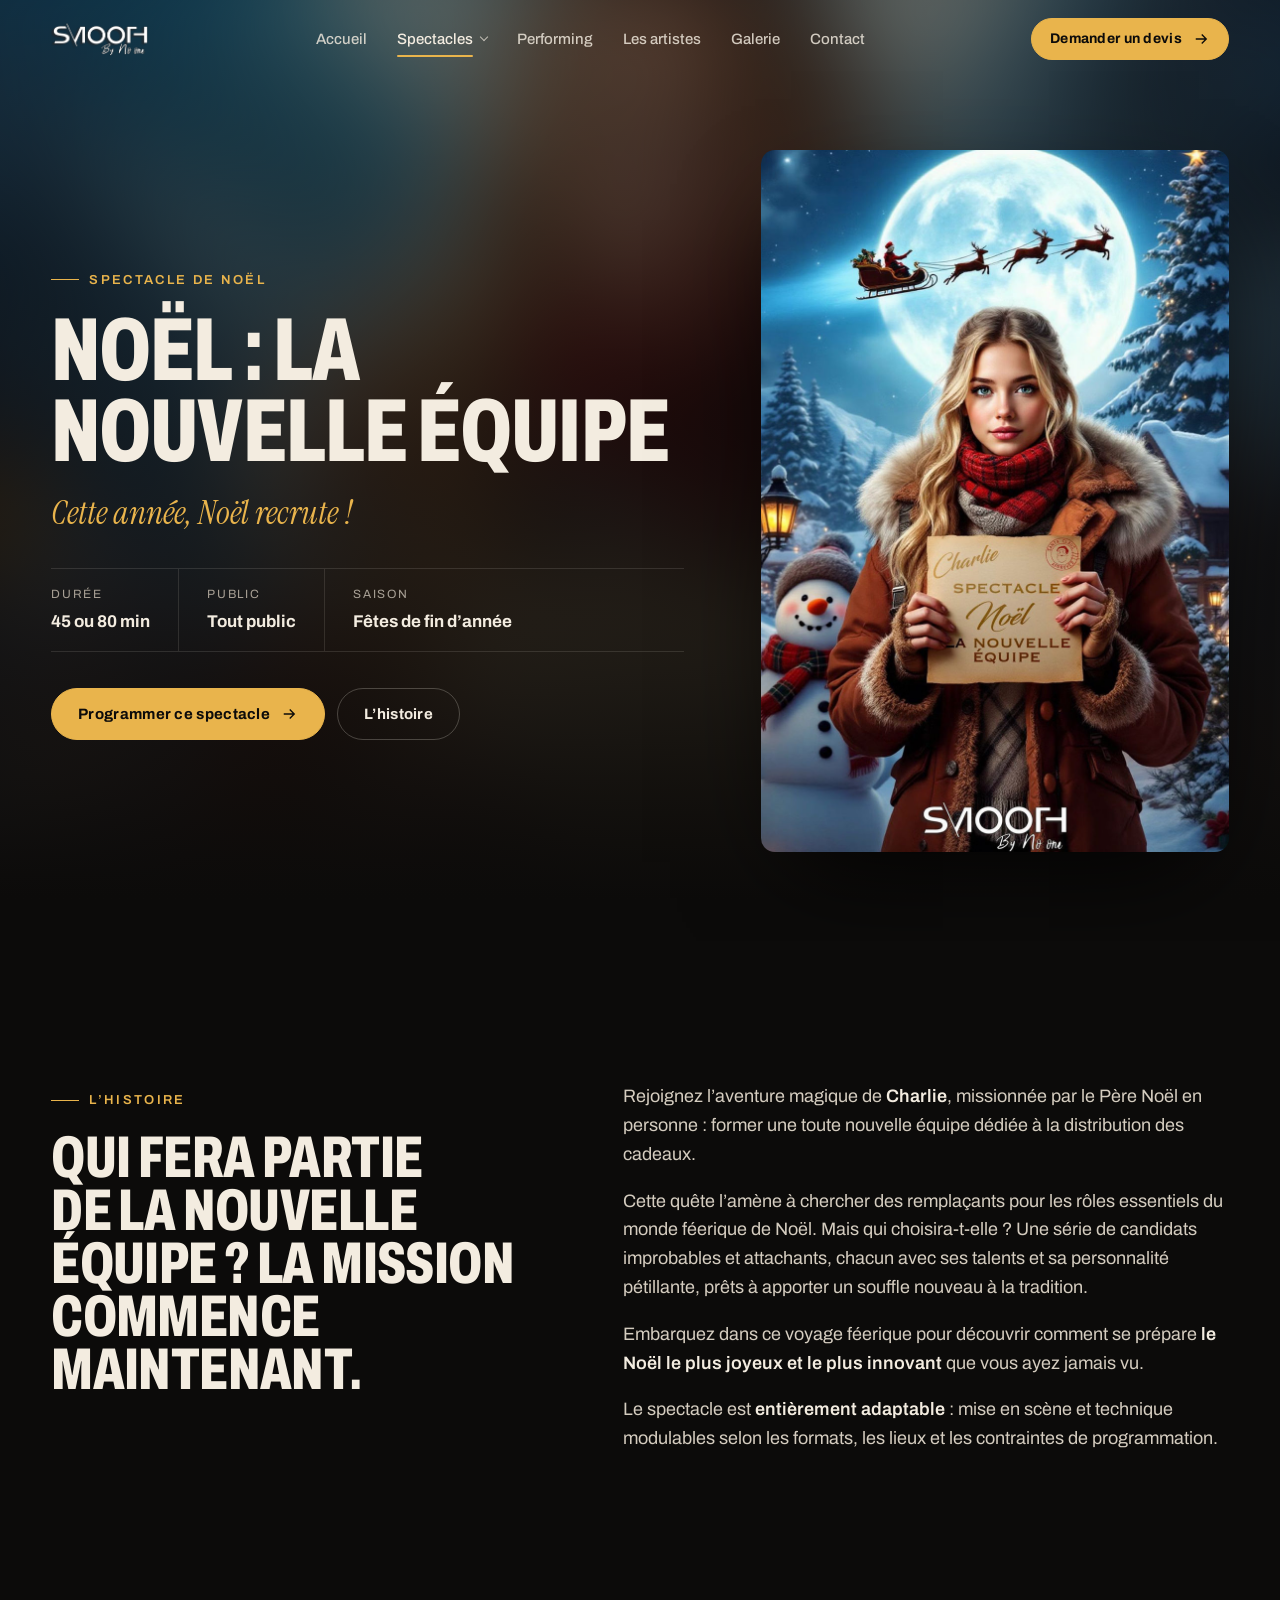
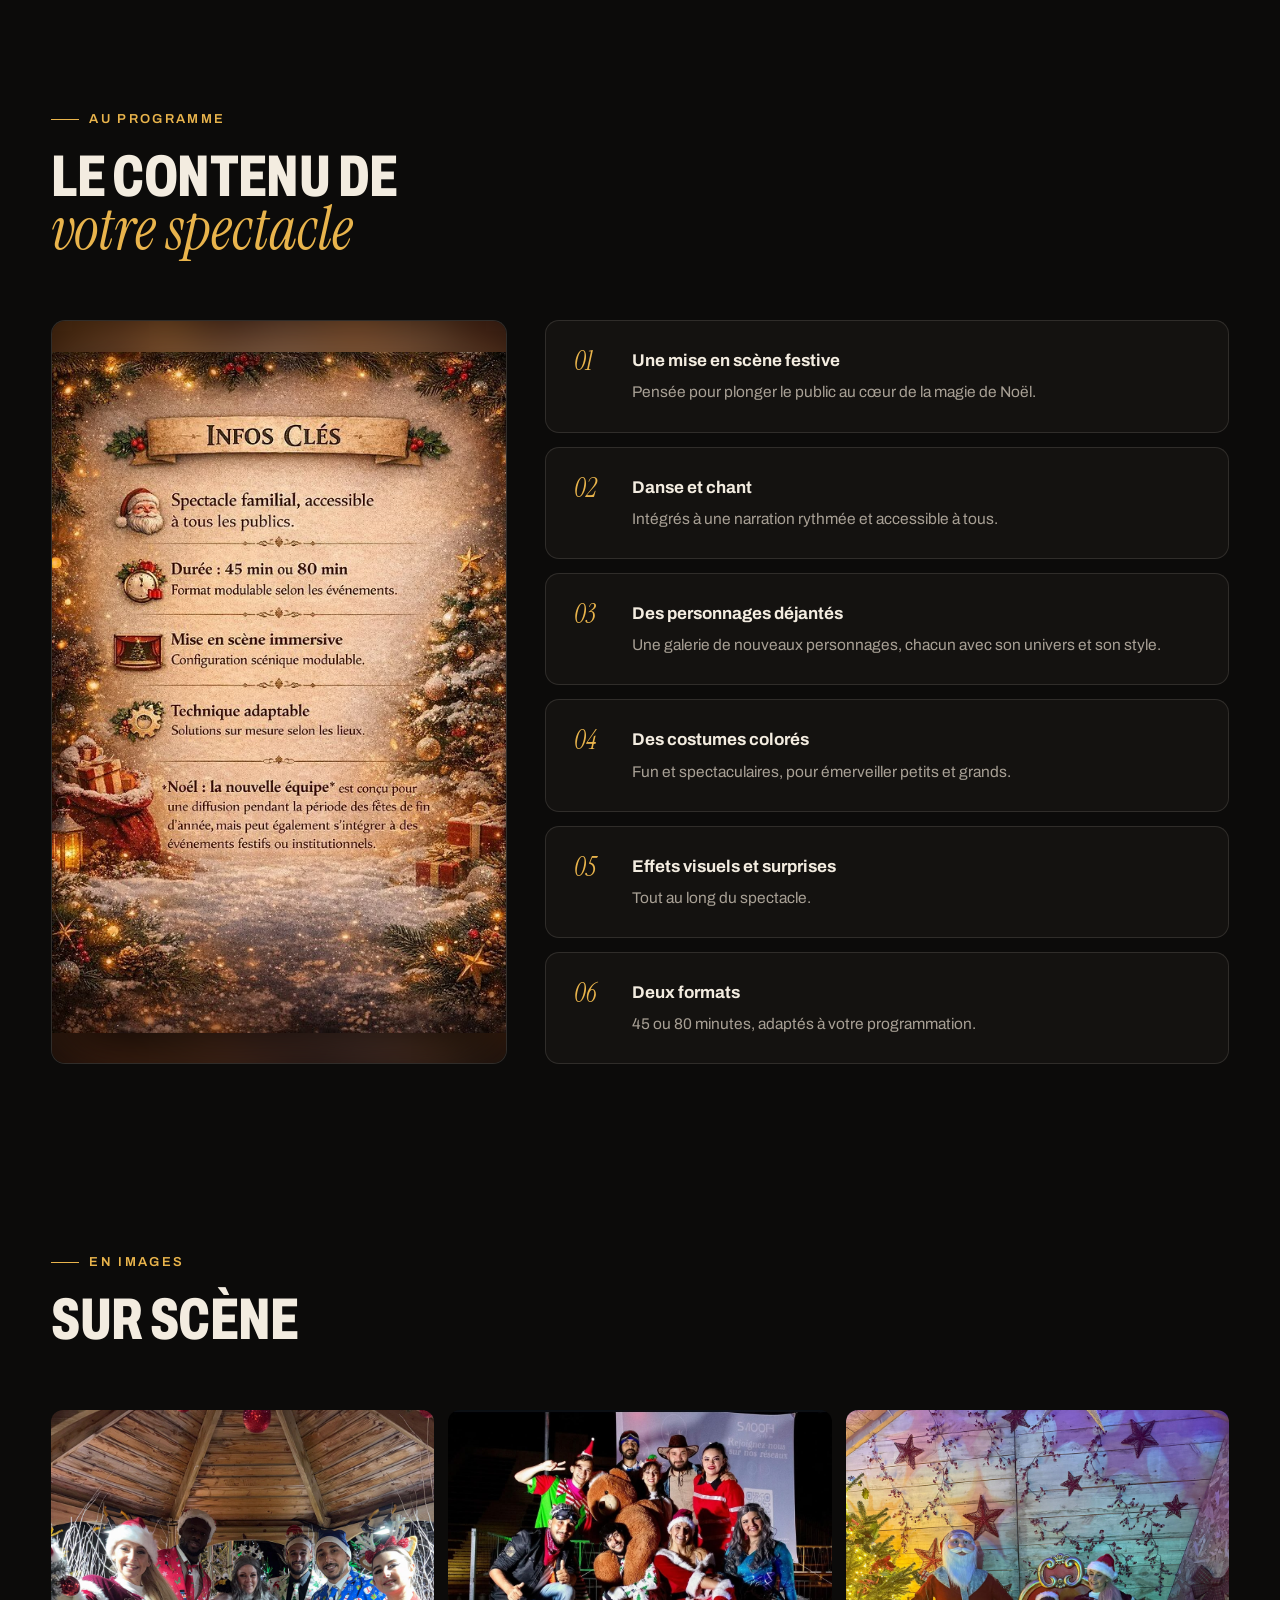
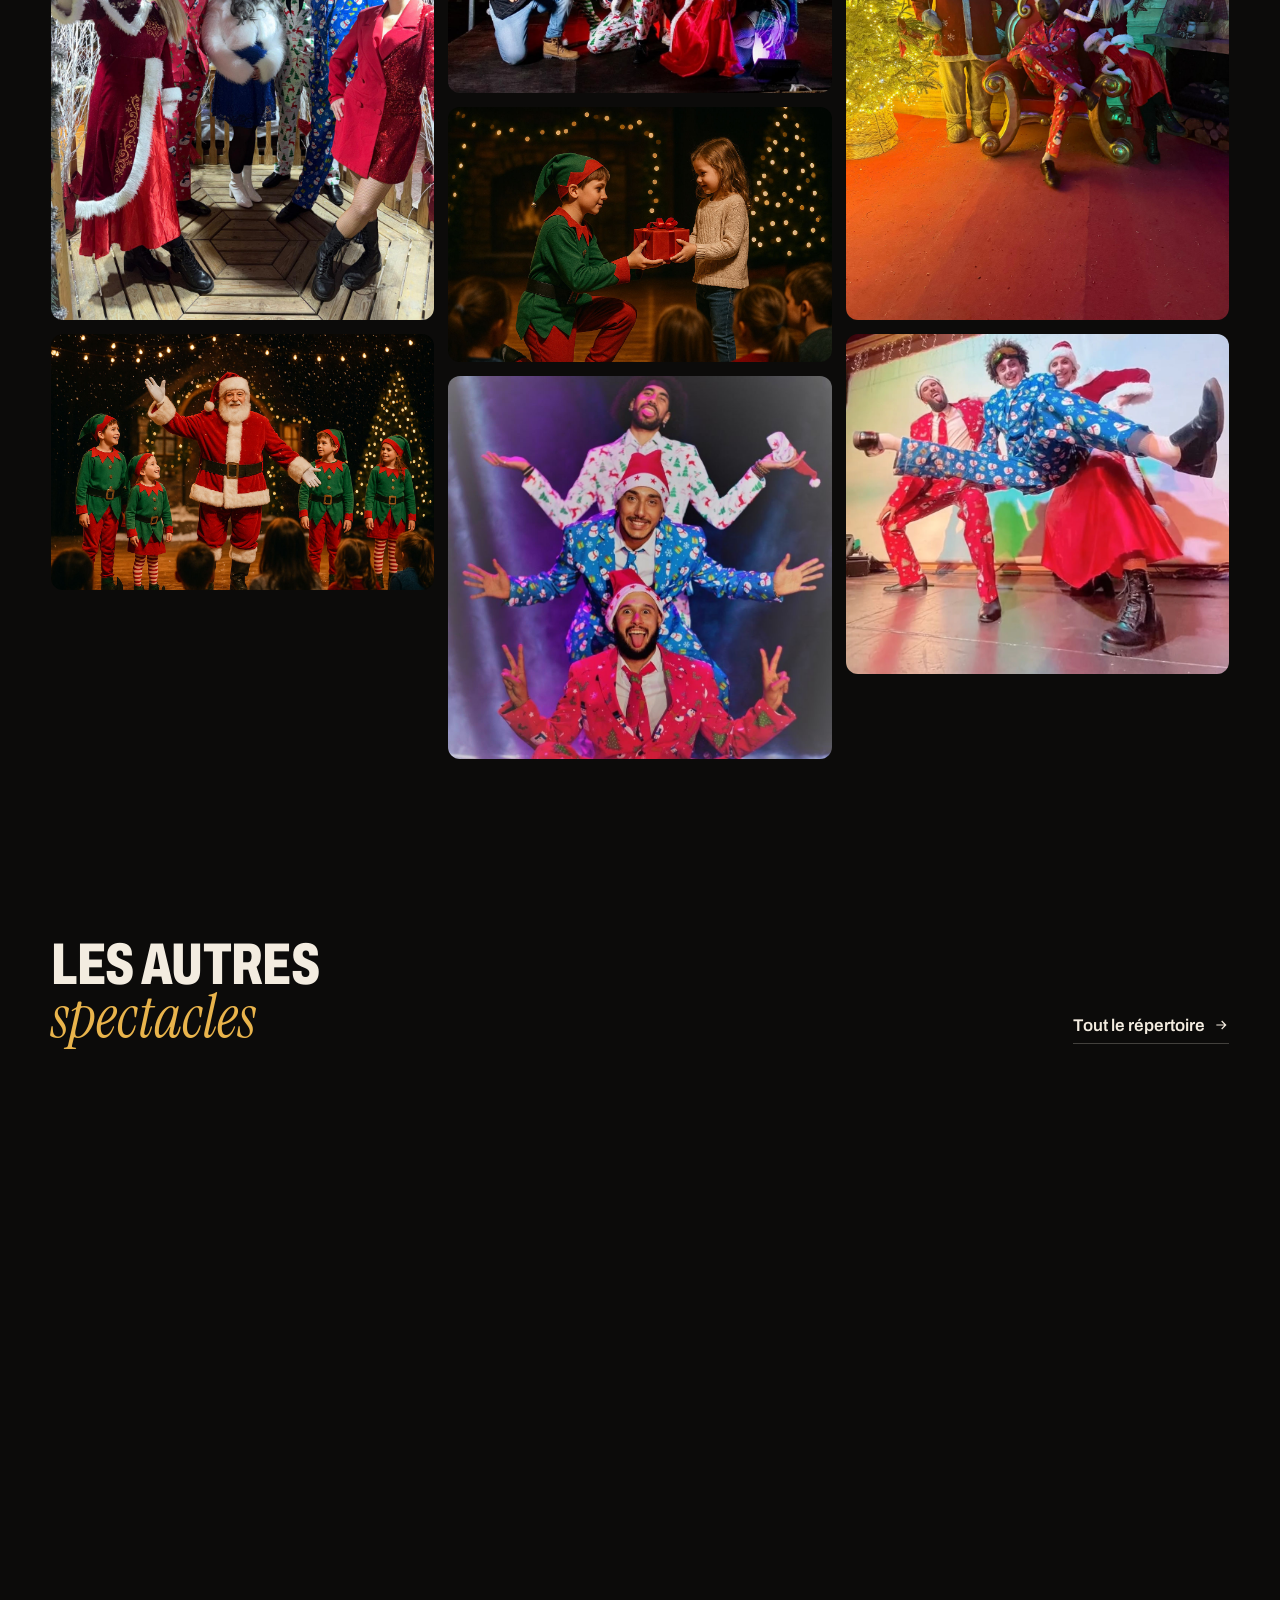
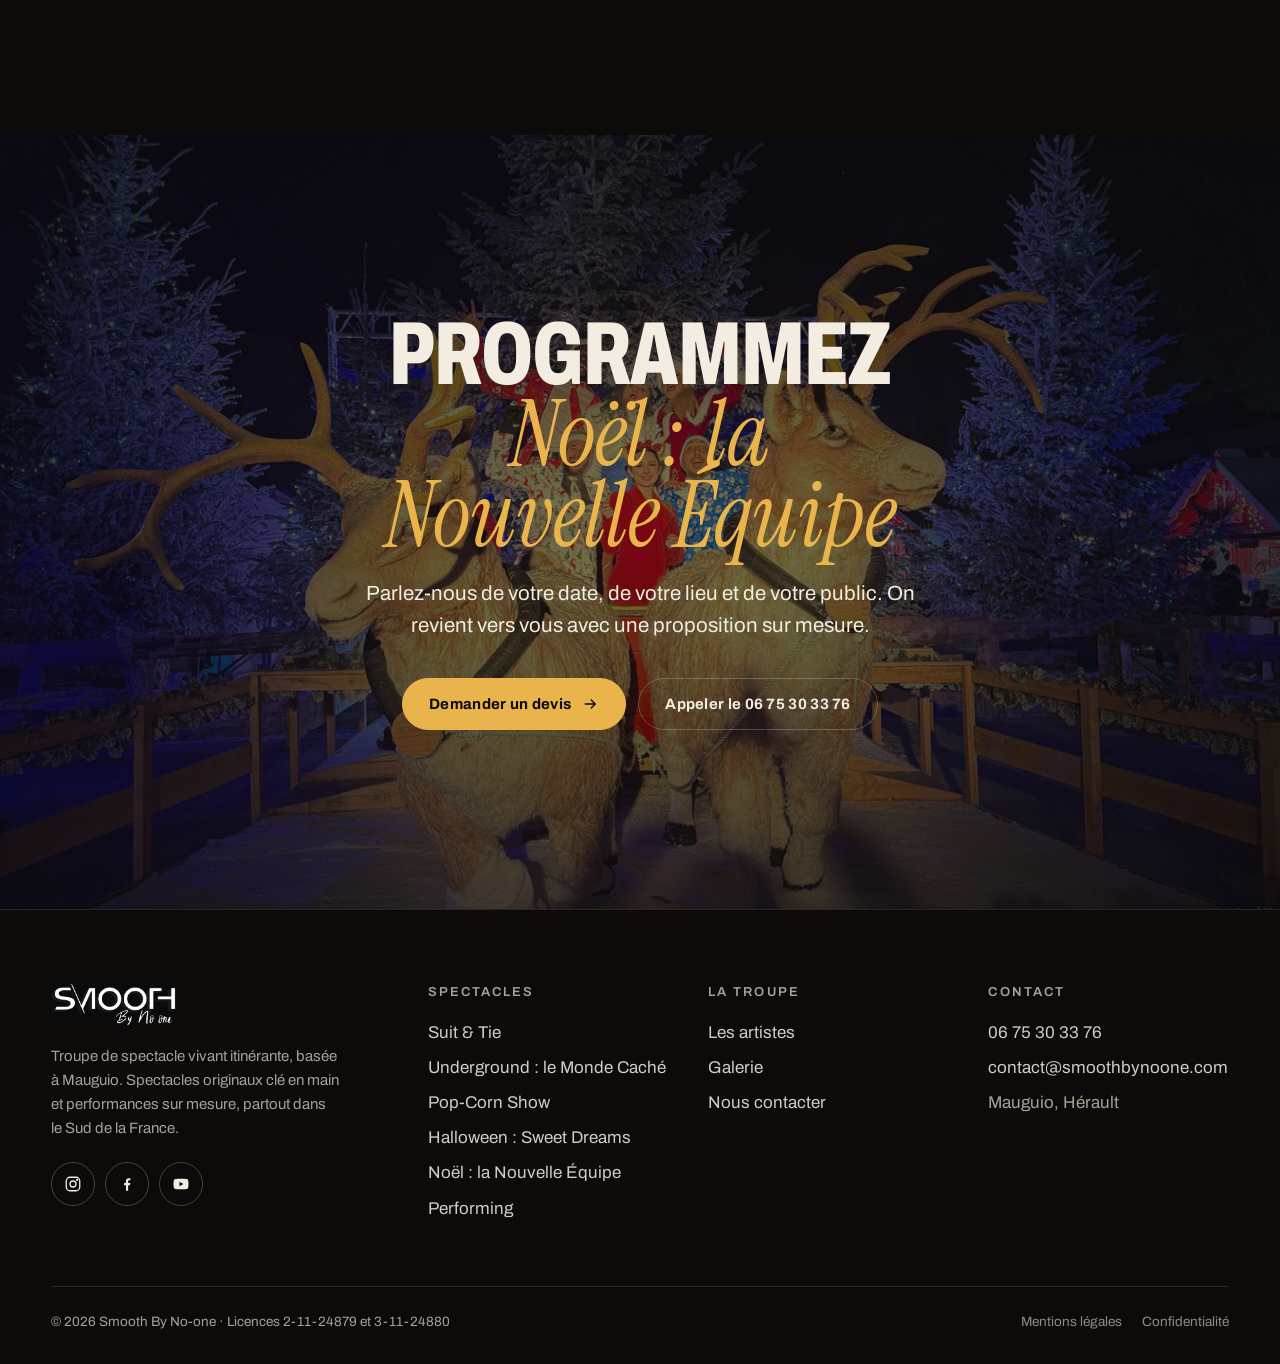
<file: noel-la-nouvelle-equipe.html>
<!doctype html>
<html lang="fr">
<head>
  <meta charset="utf-8">
  <meta name="viewport" content="width=device-width, initial-scale=1, viewport-fit=cover">
  <title>Noël : la Nouvelle Équipe · Spectacle · Smooth By No-one</title>
  <meta name="description" content="Cette année, Noël recrute ! Charlie est missionnée par le Père Noël pour former une toute nouvelle équipe. Danse, chant et personnages déjantés, en 45 ou 80 m">
  <link rel="canonical" href="https://www.smoothbynoone.com/noel-la-nouvelle-equipe">
  <meta name="theme-color" content="#0c0b0a">
  <meta property="og:type" content="website">
  <meta property="og:locale" content="fr_FR">
  <meta property="og:site_name" content="Smooth By No-one">
  <meta property="og:title" content="Noël : la Nouvelle Équipe · Spectacle · Smooth By No-one">
  <meta property="og:description" content="Cette année, Noël recrute ! Charlie est missionnée par le Père Noël pour former une toute nouvelle équipe. Danse, chant et personnages déjantés, en 45 ou 80 m">
  <meta property="og:url" content="https://www.smoothbynoone.com/noel-la-nouvelle-equipe">
  <meta property="og:image" content="https://www.smoothbynoone.com/assets/img/affiches/noel.jpg">
  <meta name="twitter:card" content="summary_large_image">
  <link rel="icon" href="assets/img/favicon.png" type="image/png">
  <link rel="apple-touch-icon" href="assets/img/apple-touch-icon.png">
  <link rel="preconnect" href="https://fonts.googleapis.com">
  <link rel="preconnect" href="https://fonts.gstatic.com" crossorigin>
  <link href="https://fonts.googleapis.com/css2?family=Archivo:wdth,wght@62..125,400..900&family=Instrument+Serif:ital@1&display=swap" rel="stylesheet">
  <script>document.documentElement.classList.add("js")</script>
  <link rel="stylesheet" href="assets/css/style.css?v=cc3ef894">
  <script type="application/ld+json">[{"@context":"https://schema.org","@type":"PerformingGroup","name":"Smooth By No-one","url":"https://www.smoothbynoone.com","logo":"https://www.smoothbynoone.com/assets/img/logo-blanc.png","email":"contact@smoothbynoone.com","telephone":"+33675303376","address":{"@type":"PostalAddress","streetAddress":"48 rue du Mistral","postalCode":"34130","addressLocality":"Mauguio","addressCountry":"FR"},"areaServed":"Sud de la France","sameAs":["https://www.instagram.com/smooth_by_no_one/","https://www.facebook.com/smoothbynoone","https://www.youtube.com/@smoothbynoone7067"]},{"@context":"https://schema.org","@type":"CreativeWork","name":"Noël : la Nouvelle Équipe","description":"Charlie est missionnée par le Père Noël pour former une toute nouvelle équipe. Danse, chant et personnages déjantés, en 45 ou 80 minutes.","image":"https://www.smoothbynoone.com/assets/img/affiches/noel.jpg","creator":{"@type":"PerformingGroup","name":"Smooth By No-one"}}]</script>
</head>
<body>
  <a class="sr" href="#contenu">Aller au contenu</a>
  <header class="entete">
    <div class="wrap">
      <a class="logo" href="./" aria-label="Smooth By No-one, accueil"><img src="assets/img/logo-blanc.png" alt="Smooth By No-one" width="814" height="280"></a>
      <nav class="nav" aria-label="Navigation principale">
        <a href="./">Accueil</a>
        <div class="nav-groupe">
          <a href="spectacles.html" aria-current="page">Spectacles</a>
          <div class="sous-menu">
            <div class="sous-menu-liste">
              <a class="sous-menu-lien" href="suitandtie.html"><img src="assets/img/affiches/suit-and-tie.jpg" alt="" width="1000" height="1500" loading="lazy"><span><b>Suit & Tie</b><small>Interactif · 90 min</small></span></a>
              <a class="sous-menu-lien" href="underground.html"><img src="assets/img/affiches/underground.jpg" alt="" width="1000" height="1500" loading="lazy"><span><b>Underground : le Monde Caché</b><small>Danse · 80 min</small></span></a>
              <a class="sous-menu-lien" href="pop-corn.html"><img src="assets/img/affiches/pop-corn.jpg" alt="" width="1000" height="1500" loading="lazy"><span><b>Pop-Corn Show</b><small>Cinéma · 80 min</small></span></a>
              <a class="sous-menu-lien" href="halloween.html"><img src="assets/img/affiches/halloween.jpg" alt="" width="1000" height="1500" loading="lazy"><span><b>Halloween : Sweet Dreams</b><small>Halloween · 80 min</small></span></a>
              <a class="sous-menu-lien" href="noel-la-nouvelle-equipe.html" aria-current="page"><img src="assets/img/affiches/noel.jpg" alt="" width="1000" height="1500" loading="lazy"><span><b>Noël : la Nouvelle Équipe</b><small>Noël · 45 ou 80 min</small></span></a>
            </div>
            <div class="sous-menu-pied"><a href="spectacles.html">Tous les spectacles</a><a href="performing.html">Performing sur mesure</a></div>
          </div>
        </div>
        <a href="performing.html">Performing</a>
        <a href="nosartistes.html">Les artistes</a>
        <a href="galerie.html">Galerie</a>
        <a href="contact.html">Contact</a>
      </nav>
      <a class="btn btn-petit" href="contact.html">Demander un devis <svg viewBox="0 0 24 24" fill="none" stroke="currentColor" stroke-width="1.8" aria-hidden="true"><path d="M5 12h14M13 6l6 6-6 6"/></svg></a>
      <button class="burger" aria-label="Ouvrir le menu" aria-expanded="false" aria-controls="menu-mobile"><span></span></button>
    </div>
  </header>
  <div class="menu-mobile" id="menu-mobile">
    <nav aria-label="Navigation mobile">
      <a href="./">Accueil</a>
      <a href="spectacles.html" aria-current="page">Spectacles</a>
      <div class="menu-mobile-sous"><a href="suitandtie.html">Suit & Tie</a><a href="underground.html">Underground : le Monde Caché</a><a href="pop-corn.html">Pop-Corn Show</a><a href="halloween.html">Halloween : Sweet Dreams</a><a href="noel-la-nouvelle-equipe.html" aria-current="page">Noël : la Nouvelle Équipe</a></div>
      <a href="performing.html">Performing</a>
      <a href="nosartistes.html">Les artistes</a>
      <a href="galerie.html">Galerie</a>
      <a href="contact.html">Contact</a>
    </nav>
    <div>
      <a class="btn " href="contact.html">Demander un devis <svg viewBox="0 0 24 24" fill="none" stroke="currentColor" stroke-width="1.8" aria-hidden="true"><path d="M5 12h14M13 6l6 6-6 6"/></svg></a>
      <p class="texte" style="margin-top:18px"><a href="tel:+33675303376">06 75 30 33 76</a> · <a href="mailto:contact@smoothbynoone.com">contact@smoothbynoone.com</a></p>
    </div>
  </div>

  <main id="contenu">

    <section class="fiche-hero">
      <div class="fiche-hero-fond" aria-hidden="true"><img src="assets/img/affiches/noel.jpg" alt=""></div>
      <div class="wrap fiche-grille">
        <div class="apparait">
          <p class="surtitre">Spectacle de Noël</p>
          <h1 class="titre titre-l">Noël : la Nouvelle Équipe</h1>
          <p class="fiche-accroche">Cette année, Noël recrute !</p>
          <dl class="fiche-infos">
            <div><dt>Durée</dt><dd>45 ou 80 min</dd></div><div><dt>Public</dt><dd>Tout public</dd></div><div><dt>Saison</dt><dd>Fêtes de fin d’année</dd></div>
          </dl>
          <div class="fiche-actions">
            <a class="btn " href="contact.html?spectacle=noel">Programmer ce spectacle <svg viewBox="0 0 24 24" fill="none" stroke="currentColor" stroke-width="1.8" aria-hidden="true"><path d="M5 12h14M13 6l6 6-6 6"/></svg></a>
            <a class="btn btn-ligne" href="#histoire">L’histoire</a>
          </div>
        </div>
        <div class="fiche-affiche apparait" data-delai="1"><img src="assets/img/affiches/noel.jpg" alt="Affiche Noël : la Nouvelle Équipe" width="1000" height="1500" fetchpriority="high"></div>
      </div>
    </section>


    <section class="section" id="histoire" aria-labelledby="t-histoire">
      <div class="wrap histoire">
        <div class="histoire-cle apparait">
          <p class="surtitre">L’histoire</p>
          <h2 class="titre titre-m" id="t-histoire">Qui fera partie de la nouvelle équipe ? La mission commence maintenant.</h2>
        </div>
        <div class="texte apparait" data-delai="1">
          <p>Rejoignez l’aventure magique de <strong>Charlie</strong>, missionnée par le Père Noël en personne : former une toute nouvelle équipe dédiée à la distribution des cadeaux.</p>
          <p>Cette quête l’amène à chercher des remplaçants pour les rôles essentiels du monde féerique de Noël. Mais qui choisira-t-elle ? Une série de candidats improbables et attachants, chacun avec ses talents et sa personnalité pétillante, prêts à apporter un souffle nouveau à la tradition.</p>
          <p>Embarquez dans ce voyage féerique pour découvrir comment se prépare <strong>le Noël le plus joyeux et le plus innovant</strong> que vous ayez jamais vu.</p>
          <p>Le spectacle est <strong>entièrement adaptable</strong> : mise en scène et technique modulables selon les formats, les lieux et les contraintes de programmation.</p>
        </div>
      </div>
    </section>

    <section class="section section-serree" aria-labelledby="t-contenu">
      <div class="wrap">
        <div class="entete-section">
          <div>
            <p class="surtitre">Au programme</p>
            <h2 class="titre titre-m" id="t-contenu">Le contenu de <span class="serif">votre spectacle</span></h2>
          </div>
        </div>
        <div class="contenu-grille portrait">
          <button class="infos-visuel apparait" type="button" aria-label="Agrandir la fiche infos clés"><span class="infos-flou" style="background-image: url('assets/img/infos/noel.jpg')" aria-hidden="true"></span><img src="assets/img/infos/noel.jpg" alt="Infos clés Noël : la Nouvelle Équipe : spectacle familial tout public, 45 ou 80 minutes, mise en scène immersive, technique adaptable, pour la période des fêtes." width="559" height="839" loading="lazy"></button>
          <ul class="contenu-liste">
          <li class="apparait"><div><b>Une mise en scène festive</b><span>Pensée pour plonger le public au cœur de la magie de Noël.</span></div></li>
          <li class="apparait"><div><b>Danse et chant</b><span>Intégrés à une narration rythmée et accessible à tous.</span></div></li>
          <li class="apparait"><div><b>Des personnages déjantés</b><span>Une galerie de nouveaux personnages, chacun avec son univers et son style.</span></div></li>
          <li class="apparait"><div><b>Des costumes colorés</b><span>Fun et spectaculaires, pour émerveiller petits et grands.</span></div></li>
          <li class="apparait"><div><b>Effets visuels et surprises</b><span>Tout au long du spectacle.</span></div></li>
          <li class="apparait"><div><b>Deux formats</b><span>45 ou 80 minutes, adaptés à votre programmation.</span></div></li>
        </ul>
        </div>
      </div>
    </section>

    <section class="section section-serree" aria-labelledby="t-photos">
      <div class="wrap">
        <div class="entete-section">
          <div>
            <p class="surtitre">En images</p>
            <h2 class="titre titre-m" id="t-photos">Sur scène</h2>
          </div>
        </div>
        <div class="galerie">
          <button type="button" aria-label="Agrandir la photo 1"><img src="assets/img/spectacles/noel/01.jpg" alt="Noël : la Nouvelle Équipe, photo 1" loading="lazy"></button>
          <button type="button" aria-label="Agrandir la photo 2"><img src="assets/img/spectacles/noel/02.jpg" alt="Noël : la Nouvelle Équipe, photo 2" loading="lazy"></button>
          <button type="button" aria-label="Agrandir la photo 3"><img src="assets/img/spectacles/noel/03.jpg" alt="Noël : la Nouvelle Équipe, photo 3" loading="lazy"></button>
          <button type="button" aria-label="Agrandir la photo 4"><img src="assets/img/spectacles/noel/04.jpg" alt="Noël : la Nouvelle Équipe, photo 4" loading="lazy"></button>
          <button type="button" aria-label="Agrandir la photo 5"><img src="assets/img/spectacles/noel/05.jpg" alt="Noël : la Nouvelle Équipe, photo 5" loading="lazy"></button>
          <button type="button" aria-label="Agrandir la photo 6"><img src="assets/img/spectacles/noel/06.jpg" alt="Noël : la Nouvelle Équipe, photo 6" loading="lazy"></button>
          <button type="button" aria-label="Agrandir la photo 7"><img src="assets/img/spectacles/noel/07.jpg" alt="Noël : la Nouvelle Équipe, photo 7" loading="lazy"></button>
        </div>
      </div>
    </section>

    <section class="section section-serree" aria-labelledby="t-autres">
      <div class="wrap">
        <div class="entete-section">
          <h2 class="titre titre-m" id="t-autres">Les autres <span class="serif">spectacles</span></h2>
          <a class="lien-fleche" href="spectacles.html">Tout le répertoire <svg viewBox="0 0 24 24" fill="none" stroke="currentColor" stroke-width="1.8" aria-hidden="true"><path d="M5 12h14M13 6l6 6-6 6"/></svg></a>
        </div>
        <div class="autres">
          
      <a class="affiche apparait" data-delai="0" href="suitandtie.html">
        <span class="affiche-visuel"><img src="assets/img/affiches/suit-and-tie.jpg" alt="Affiche du spectacle Suit & Tie" loading="lazy" width="1000" height="1500"><span class="affiche-fleche"><svg viewBox="0 0 24 24" fill="none" stroke="currentColor" stroke-width="1.8" aria-hidden="true"><path d="M5 12h14M13 6l6 6-6 6"/></svg></span></span>
        <div class="affiche-info">
          <div class="affiche-tags"><span class="tag tag-or">Nouveau</span><span class="tag">Interactif</span><span class="tag">90 min</span><span class="tag">Tout public</span></div>
          <h3 class="titre titre-s">Suit & Tie</h3>
          
        </div>
      </a>
      <a class="affiche apparait" data-delai="1" href="underground.html">
        <span class="affiche-visuel"><img src="assets/img/affiches/underground.jpg" alt="Affiche du spectacle Underground : le Monde Caché" loading="lazy" width="1000" height="1500"><span class="affiche-fleche"><svg viewBox="0 0 24 24" fill="none" stroke="currentColor" stroke-width="1.8" aria-hidden="true"><path d="M5 12h14M13 6l6 6-6 6"/></svg></span></span>
        <div class="affiche-info">
          <div class="affiche-tags"><span class="tag">Danse</span><span class="tag">80 min</span><span class="tag">Famille</span></div>
          <h3 class="titre titre-s">Underground : le Monde Caché</h3>
          
        </div>
      </a>
      <a class="affiche apparait" data-delai="2" href="pop-corn.html">
        <span class="affiche-visuel"><img src="assets/img/affiches/pop-corn.jpg" alt="Affiche du spectacle Pop-Corn Show" loading="lazy" width="1000" height="1500"><span class="affiche-fleche"><svg viewBox="0 0 24 24" fill="none" stroke="currentColor" stroke-width="1.8" aria-hidden="true"><path d="M5 12h14M13 6l6 6-6 6"/></svg></span></span>
        <div class="affiche-info">
          <div class="affiche-tags"><span class="tag">Cinéma</span><span class="tag">80 min</span><span class="tag">Famille</span></div>
          <h3 class="titre titre-s">Pop-Corn Show</h3>
          
        </div>
      </a>
      <a class="affiche apparait" data-delai="0" href="halloween.html">
        <span class="affiche-visuel"><img src="assets/img/affiches/halloween.jpg" alt="Affiche du spectacle Halloween : Sweet Dreams" loading="lazy" width="1000" height="1500"><span class="affiche-fleche"><svg viewBox="0 0 24 24" fill="none" stroke="currentColor" stroke-width="1.8" aria-hidden="true"><path d="M5 12h14M13 6l6 6-6 6"/></svg></span></span>
        <div class="affiche-info">
          <div class="affiche-tags"><span class="tag">Halloween</span><span class="tag">80 min</span><span class="tag">Dès 6 ans</span></div>
          <h3 class="titre titre-s">Halloween : Sweet Dreams</h3>
          
        </div>
      </a>
        </div>
      </div>
    </section>

    <section class="appel">
      <img src="assets/img/photos/noel-rennes.jpg" alt="" loading="lazy">
      <div class="wrap apparait">
        <h2 class="titre titre-l">Programmez <span class="serif">Noël : la Nouvelle Équipe</span></h2>
        <p class="chapo">Parlez-nous de votre date, de votre lieu et de votre public. On revient vers vous avec une proposition sur mesure.</p>
        <div class="appel-actions">
          <a class="btn " href="contact.html">Demander un devis <svg viewBox="0 0 24 24" fill="none" stroke="currentColor" stroke-width="1.8" aria-hidden="true"><path d="M5 12h14M13 6l6 6-6 6"/></svg></a>
          <a class="btn btn-ligne" href="tel:+33675303376">Appeler le 06 75 30 33 76</a>
        </div>
      </div>
    </section>
  </main>

  <footer class="pied">
    <div class="wrap">
      <div class="pied-grille">
        <div class="pied-marque">
          <img src="assets/img/logo-blanc.png" alt="Smooth By No-one" width="160" height="55" style="height:44px;width:auto">
          <p>Troupe de spectacle vivant itinérante, basée à Mauguio. Spectacles originaux clé en main et performances sur mesure, partout dans le Sud de la France.</p>
          <div class="reseaux">
            <a href="https://www.instagram.com/smooth_by_no_one/" aria-label="Instagram" target="_blank" rel="noopener"><svg viewBox="0 0 24 24" fill="none" stroke="currentColor" stroke-width="1.7" aria-hidden="true"><rect x="3" y="3" width="18" height="18" rx="5"/><circle cx="12" cy="12" r="4"/><circle cx="17.5" cy="6.5" r=".6" fill="currentColor"/></svg></a>
            <a href="https://www.facebook.com/smoothbynoone" aria-label="Facebook" target="_blank" rel="noopener"><svg viewBox="0 0 24 24" fill="currentColor" aria-hidden="true"><path d="M13.5 21v-7.5h2.5l.4-3h-2.9V8.6c0-.9.3-1.5 1.5-1.5h1.5V4.4c-.3 0-1.2-.1-2.2-.1-2.2 0-3.7 1.3-3.7 3.8v2.4H8.1v3h2.5V21h2.9z"/></svg></a>
            <a href="https://www.youtube.com/@smoothbynoone7067" aria-label="YouTube" target="_blank" rel="noopener"><svg viewBox="0 0 24 24" fill="currentColor" aria-hidden="true"><path d="M21.6 7.2a2.5 2.5 0 0 0-1.8-1.8C18.3 5 12 5 12 5s-6.3 0-7.8.4A2.5 2.5 0 0 0 2.4 7.2 26 26 0 0 0 2 12c0 1.6.1 3.2.4 4.8a2.5 2.5 0 0 0 1.8 1.8C5.7 19 12 19 12 19s6.3 0 7.8-.4a2.5 2.5 0 0 0 1.8-1.8c.3-1.6.4-3.2.4-4.8s-.1-3.2-.4-4.8zM10 15V9l5.2 3L10 15z"/></svg></a>
          </div>
        </div>
        <div>
          <h4>Spectacles</h4>
          <ul>
            <li><a href="suitandtie.html">Suit & Tie</a></li>
            <li><a href="underground.html">Underground : le Monde Caché</a></li>
            <li><a href="pop-corn.html">Pop-Corn Show</a></li>
            <li><a href="halloween.html">Halloween : Sweet Dreams</a></li>
            <li><a href="noel-la-nouvelle-equipe.html">Noël : la Nouvelle Équipe</a></li>
            <li><a href="performing.html">Performing</a></li>
          </ul>
        </div>
        <div>
          <h4>La troupe</h4>
          <ul>
            <li><a href="nosartistes.html">Les artistes</a></li>
            <li><a href="galerie.html">Galerie</a></li>
            <li><a href="contact.html">Nous contacter</a></li>
          </ul>
        </div>
        <div>
          <h4>Contact</h4>
          <ul>
            <li><a href="tel:+33675303376">06 75 30 33 76</a></li>
            <li><a href="mailto:contact@smoothbynoone.com">contact@smoothbynoone.com</a></li>
            <li style="color:var(--gris)">Mauguio, Hérault</li>
          </ul>
        </div>
      </div>
      <div class="pied-bas">
        <span>© 2026 Smooth By No-one · Licences 2-11-24879 et 3-11-24880</span>
        <ul>
          <li><a href="mentions-legales.html">Mentions légales</a></li>
          <li><a href="confidentialite.html">Confidentialité</a></li>
        </ul>
      </div>
    </div>
  </footer>
  <script src="assets/js/main.js?v=0501503d" defer></script>
</body>
</html>
</file>
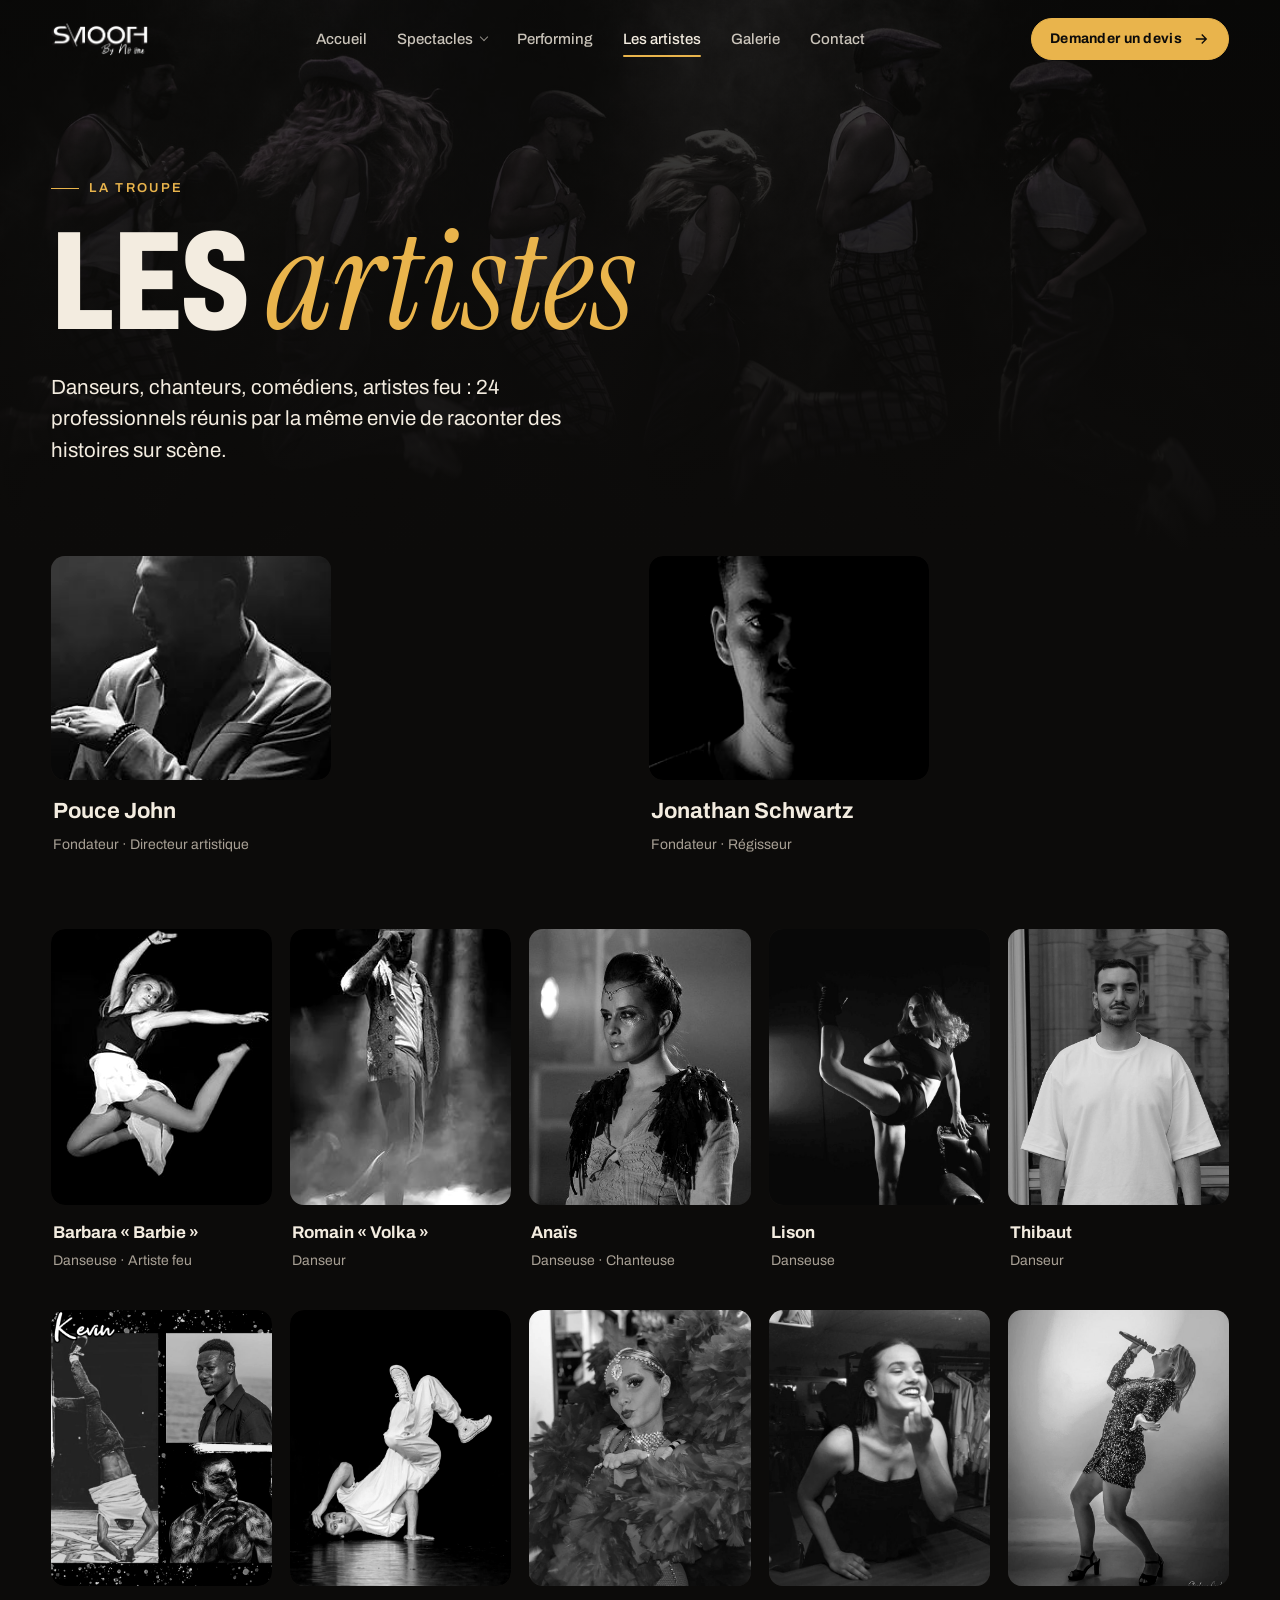
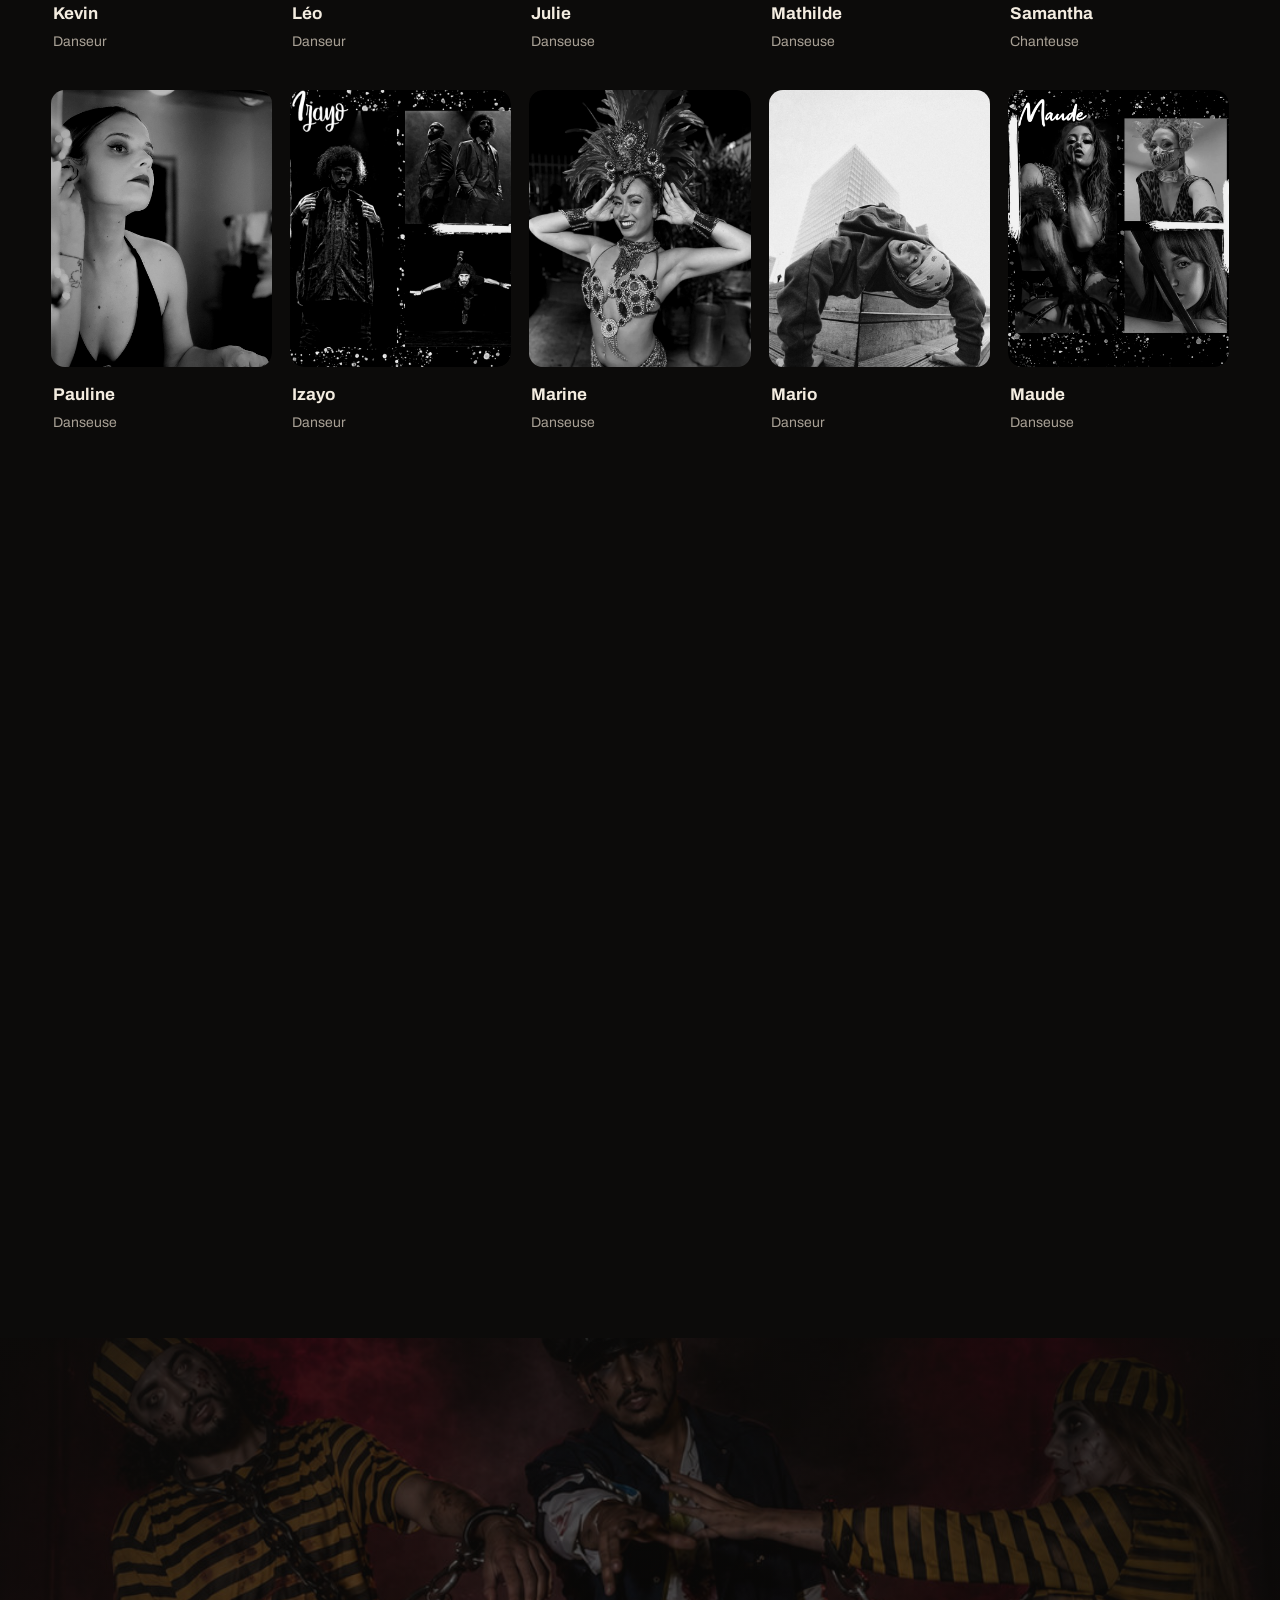
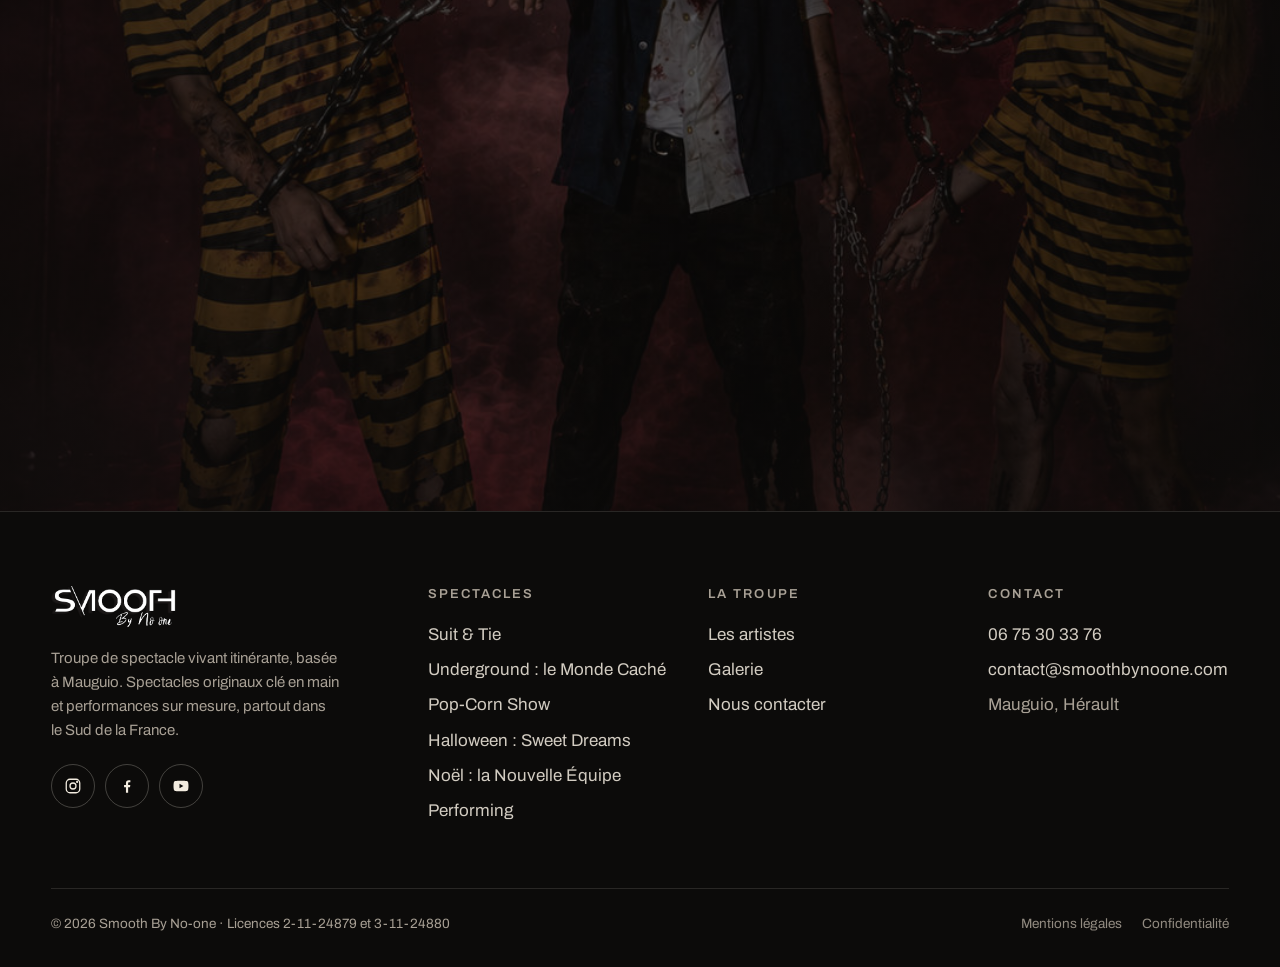
<file: nosartistes.html>
<!doctype html>
<html lang="fr">
<head>
  <meta charset="utf-8">
  <meta name="viewport" content="width=device-width, initial-scale=1, viewport-fit=cover">
  <title>Les artistes · Smooth By No-one</title>
  <meta name="description" content="Rencontrez les 24 artistes de Smooth By No-one : danseurs, chanteurs, comédiens et artistes feu professionnels.">
  <link rel="canonical" href="https://www.smoothbynoone.com/nosartistes">
  <meta name="theme-color" content="#0c0b0a">
  <meta property="og:type" content="website">
  <meta property="og:locale" content="fr_FR">
  <meta property="og:site_name" content="Smooth By No-one">
  <meta property="og:title" content="Les artistes · Smooth By No-one">
  <meta property="og:description" content="Rencontrez les 24 artistes de Smooth By No-one : danseurs, chanteurs, comédiens et artistes feu professionnels.">
  <meta property="og:url" content="https://www.smoothbynoone.com/nosartistes">
  <meta property="og:image" content="https://www.smoothbynoone.com/assets/img/photos/saut-groupe.jpg">
  <meta name="twitter:card" content="summary_large_image">
  <link rel="icon" href="assets/img/favicon.png" type="image/png">
  <link rel="apple-touch-icon" href="assets/img/apple-touch-icon.png">
  <link rel="preconnect" href="https://fonts.googleapis.com">
  <link rel="preconnect" href="https://fonts.gstatic.com" crossorigin>
  <link href="https://fonts.googleapis.com/css2?family=Archivo:wdth,wght@62..125,400..900&family=Instrument+Serif:ital@1&display=swap" rel="stylesheet">
  <script>document.documentElement.classList.add("js")</script>
  <link rel="stylesheet" href="assets/css/style.css?v=cc3ef894">
  <script type="application/ld+json">{"@context":"https://schema.org","@type":"PerformingGroup","name":"Smooth By No-one","url":"https://www.smoothbynoone.com","logo":"https://www.smoothbynoone.com/assets/img/logo-blanc.png","email":"contact@smoothbynoone.com","telephone":"+33675303376","address":{"@type":"PostalAddress","streetAddress":"48 rue du Mistral","postalCode":"34130","addressLocality":"Mauguio","addressCountry":"FR"},"areaServed":"Sud de la France","sameAs":["https://www.instagram.com/smooth_by_no_one/","https://www.facebook.com/smoothbynoone","https://www.youtube.com/@smoothbynoone7067"]}</script>
</head>
<body>
  <a class="sr" href="#contenu">Aller au contenu</a>
  <header class="entete">
    <div class="wrap">
      <a class="logo" href="./" aria-label="Smooth By No-one, accueil"><img src="assets/img/logo-blanc.png" alt="Smooth By No-one" width="814" height="280"></a>
      <nav class="nav" aria-label="Navigation principale">
        <a href="./">Accueil</a>
        <div class="nav-groupe">
          <a href="spectacles.html">Spectacles</a>
          <div class="sous-menu">
            <div class="sous-menu-liste">
              <a class="sous-menu-lien" href="suitandtie.html"><img src="assets/img/affiches/suit-and-tie.jpg" alt="" width="1000" height="1500" loading="lazy"><span><b>Suit & Tie</b><small>Interactif · 90 min</small></span></a>
              <a class="sous-menu-lien" href="underground.html"><img src="assets/img/affiches/underground.jpg" alt="" width="1000" height="1500" loading="lazy"><span><b>Underground : le Monde Caché</b><small>Danse · 80 min</small></span></a>
              <a class="sous-menu-lien" href="pop-corn.html"><img src="assets/img/affiches/pop-corn.jpg" alt="" width="1000" height="1500" loading="lazy"><span><b>Pop-Corn Show</b><small>Cinéma · 80 min</small></span></a>
              <a class="sous-menu-lien" href="halloween.html"><img src="assets/img/affiches/halloween.jpg" alt="" width="1000" height="1500" loading="lazy"><span><b>Halloween : Sweet Dreams</b><small>Halloween · 80 min</small></span></a>
              <a class="sous-menu-lien" href="noel-la-nouvelle-equipe.html"><img src="assets/img/affiches/noel.jpg" alt="" width="1000" height="1500" loading="lazy"><span><b>Noël : la Nouvelle Équipe</b><small>Noël · 45 ou 80 min</small></span></a>
            </div>
            <div class="sous-menu-pied"><a href="spectacles.html">Tous les spectacles</a><a href="performing.html">Performing sur mesure</a></div>
          </div>
        </div>
        <a href="performing.html">Performing</a>
        <a href="nosartistes.html" aria-current="page">Les artistes</a>
        <a href="galerie.html">Galerie</a>
        <a href="contact.html">Contact</a>
      </nav>
      <a class="btn btn-petit" href="contact.html">Demander un devis <svg viewBox="0 0 24 24" fill="none" stroke="currentColor" stroke-width="1.8" aria-hidden="true"><path d="M5 12h14M13 6l6 6-6 6"/></svg></a>
      <button class="burger" aria-label="Ouvrir le menu" aria-expanded="false" aria-controls="menu-mobile"><span></span></button>
    </div>
  </header>
  <div class="menu-mobile" id="menu-mobile">
    <nav aria-label="Navigation mobile">
      <a href="./">Accueil</a>
      <a href="spectacles.html">Spectacles</a>
      <div class="menu-mobile-sous"><a href="suitandtie.html">Suit & Tie</a><a href="underground.html">Underground : le Monde Caché</a><a href="pop-corn.html">Pop-Corn Show</a><a href="halloween.html">Halloween : Sweet Dreams</a><a href="noel-la-nouvelle-equipe.html">Noël : la Nouvelle Équipe</a></div>
      <a href="performing.html">Performing</a>
      <a href="nosartistes.html" aria-current="page">Les artistes</a>
      <a href="galerie.html">Galerie</a>
      <a href="contact.html">Contact</a>
    </nav>
    <div>
      <a class="btn " href="contact.html">Demander un devis <svg viewBox="0 0 24 24" fill="none" stroke="currentColor" stroke-width="1.8" aria-hidden="true"><path d="M5 12h14M13 6l6 6-6 6"/></svg></a>
      <p class="texte" style="margin-top:18px"><a href="tel:+33675303376">06 75 30 33 76</a> · <a href="mailto:contact@smoothbynoone.com">contact@smoothbynoone.com</a></p>
    </div>
  </div>

  <main id="contenu">

    <section class="page-hero">
      <div class="page-hero-fond" aria-hidden="true"><img src="assets/img/photos/saut-groupe.jpg" alt=""></div>
      <div class="wrap">
        <p class="surtitre">La troupe</p>
        <h1 class="titre titre-xl">Les <span class="serif">artistes</span></h1>
        <p class="chapo">Danseurs, chanteurs, comédiens, artistes feu : 24 professionnels réunis par la même envie de raconter des histoires sur scène.</p>
      </div>
    </section>
    <section class="section" style="padding-top:0">
      <div class="wrap">
        <div class="fondateurs">
          <figure class="artiste apparait"><div class="artiste-photo"><img src="assets/img/artistes/john.jpg" alt="Pouce John" loading="lazy"></div><figcaption><b>Pouce John</b><span>Fondateur · Directeur artistique</span></figcaption></figure><figure class="artiste apparait"><div class="artiste-photo"><img src="assets/img/artistes/jonathan.jpg" alt="Jonathan Schwartz" loading="lazy"></div><figcaption><b>Jonathan Schwartz</b><span>Fondateur · Régisseur</span></figcaption></figure>
        </div>
        <div class="grille-artistes">
          <figure class="artiste apparait" data-delai="0"><div class="artiste-photo"><img src="assets/img/artistes/barbie.jpg" alt="Barbara « Barbie »" loading="lazy"></div><figcaption><b>Barbara « Barbie »</b><span>Danseuse · Artiste feu</span></figcaption></figure>
          <figure class="artiste apparait" data-delai="1"><div class="artiste-photo"><img src="assets/img/artistes/volka.jpg" alt="Romain « Volka »" loading="lazy"></div><figcaption><b>Romain « Volka »</b><span>Danseur</span></figcaption></figure>
          <figure class="artiste apparait" data-delai="2"><div class="artiste-photo"><img src="assets/img/artistes/anais.jpg" alt="Anaïs" loading="lazy"></div><figcaption><b>Anaïs</b><span>Danseuse · Chanteuse</span></figcaption></figure>
          <figure class="artiste apparait" data-delai="3"><div class="artiste-photo"><img src="assets/img/artistes/lison.jpg" alt="Lison" loading="lazy"></div><figcaption><b>Lison</b><span>Danseuse</span></figcaption></figure>
          <figure class="artiste apparait" data-delai="0"><div class="artiste-photo"><img src="assets/img/artistes/thibaut.jpg" alt="Thibaut" loading="lazy"></div><figcaption><b>Thibaut</b><span>Danseur</span></figcaption></figure>
          <figure class="artiste apparait" data-delai="1"><div class="artiste-photo"><img src="assets/img/artistes/kevin.jpg" alt="Kevin" loading="lazy"></div><figcaption><b>Kevin</b><span>Danseur</span></figcaption></figure>
          <figure class="artiste apparait" data-delai="2"><div class="artiste-photo"><img src="assets/img/artistes/leo.jpg" alt="Léo" loading="lazy"></div><figcaption><b>Léo</b><span>Danseur</span></figcaption></figure>
          <figure class="artiste apparait" data-delai="3"><div class="artiste-photo"><img src="assets/img/artistes/julie.jpg" alt="Julie" loading="lazy"></div><figcaption><b>Julie</b><span>Danseuse</span></figcaption></figure>
          <figure class="artiste apparait" data-delai="0"><div class="artiste-photo"><img src="assets/img/artistes/mathilde.jpg" alt="Mathilde" loading="lazy"></div><figcaption><b>Mathilde</b><span>Danseuse</span></figcaption></figure>
          <figure class="artiste apparait" data-delai="1"><div class="artiste-photo"><img src="assets/img/artistes/samantha.jpg" alt="Samantha" loading="lazy"></div><figcaption><b>Samantha</b><span>Chanteuse</span></figcaption></figure>
          <figure class="artiste apparait" data-delai="2"><div class="artiste-photo"><img src="assets/img/artistes/pauline.jpg" alt="Pauline" loading="lazy"></div><figcaption><b>Pauline</b><span>Danseuse</span></figcaption></figure>
          <figure class="artiste apparait" data-delai="3"><div class="artiste-photo"><img src="assets/img/artistes/izayo.jpg" alt="Izayo" loading="lazy"></div><figcaption><b>Izayo</b><span>Danseur</span></figcaption></figure>
          <figure class="artiste apparait" data-delai="0"><div class="artiste-photo"><img src="assets/img/artistes/marine.jpg" alt="Marine" loading="lazy"></div><figcaption><b>Marine</b><span>Danseuse</span></figcaption></figure>
          <figure class="artiste apparait" data-delai="1"><div class="artiste-photo"><img src="assets/img/artistes/mario.jpg" alt="Mario" loading="lazy"></div><figcaption><b>Mario</b><span>Danseur</span></figcaption></figure>
          <figure class="artiste apparait" data-delai="2"><div class="artiste-photo"><img src="assets/img/artistes/maude.jpg" alt="Maude" loading="lazy"></div><figcaption><b>Maude</b><span>Danseuse</span></figcaption></figure>
          <figure class="artiste apparait" data-delai="3"><div class="artiste-photo"><img src="assets/img/artistes/morgan.jpg" alt="Morgan" loading="lazy"></div><figcaption><b>Morgan</b><span>Danseur</span></figcaption></figure>
          <figure class="artiste apparait" data-delai="0"><div class="artiste-photo"><img src="assets/img/artistes/elektra.jpg" alt="Elektra" loading="lazy"></div><figcaption><b>Elektra</b><span>Danseuse</span></figcaption></figure>
          <figure class="artiste apparait" data-delai="1"><div class="artiste-photo"><img src="assets/img/artistes/eilisha.jpg" alt="Eilisha" loading="lazy"></div><figcaption><b>Eilisha</b><span>Chanteuse</span></figcaption></figure>
          <figure class="artiste apparait" data-delai="2"><div class="artiste-photo"><img src="assets/img/artistes/eliane.jpg" alt="Éliane" loading="lazy"></div><figcaption><b>Éliane</b><span>Danseuse</span></figcaption></figure>
          <figure class="artiste apparait" data-delai="3"><div class="artiste-photo"><img src="assets/img/artistes/fanny.jpg" alt="Fanny" loading="lazy"></div><figcaption><b>Fanny</b><span>Danseuse</span></figcaption></figure>
          <figure class="artiste apparait" data-delai="0"><div class="artiste-photo"><img src="assets/img/artistes/harmony.jpg" alt="Harmony" loading="lazy"></div><figcaption><b>Harmony</b><span>Danseuse</span></figcaption></figure>
          <figure class="artiste apparait" data-delai="1"><div class="artiste-photo"><img src="assets/img/artistes/manuela.jpg" alt="Manuela" loading="lazy"></div><figcaption><b>Manuela</b><span>Danseuse</span></figcaption></figure>
        </div>
      </div>
    </section>

    <section class="appel">
      <img src="assets/img/photos/groupe-rouge.jpg" alt="" loading="lazy">
      <div class="wrap apparait">
        <h2 class="titre titre-l">Envie de les voir <span class="serif">sur votre scène ?</span></h2>
        <p class="chapo">Parlez-nous de votre date, de votre lieu et de votre public. On revient vers vous avec une proposition sur mesure.</p>
        <div class="appel-actions">
          <a class="btn " href="contact.html">Demander un devis <svg viewBox="0 0 24 24" fill="none" stroke="currentColor" stroke-width="1.8" aria-hidden="true"><path d="M5 12h14M13 6l6 6-6 6"/></svg></a>
          <a class="btn btn-ligne" href="tel:+33675303376">Appeler le 06 75 30 33 76</a>
        </div>
      </div>
    </section>
  </main>

  <footer class="pied">
    <div class="wrap">
      <div class="pied-grille">
        <div class="pied-marque">
          <img src="assets/img/logo-blanc.png" alt="Smooth By No-one" width="160" height="55" style="height:44px;width:auto">
          <p>Troupe de spectacle vivant itinérante, basée à Mauguio. Spectacles originaux clé en main et performances sur mesure, partout dans le Sud de la France.</p>
          <div class="reseaux">
            <a href="https://www.instagram.com/smooth_by_no_one/" aria-label="Instagram" target="_blank" rel="noopener"><svg viewBox="0 0 24 24" fill="none" stroke="currentColor" stroke-width="1.7" aria-hidden="true"><rect x="3" y="3" width="18" height="18" rx="5"/><circle cx="12" cy="12" r="4"/><circle cx="17.5" cy="6.5" r=".6" fill="currentColor"/></svg></a>
            <a href="https://www.facebook.com/smoothbynoone" aria-label="Facebook" target="_blank" rel="noopener"><svg viewBox="0 0 24 24" fill="currentColor" aria-hidden="true"><path d="M13.5 21v-7.5h2.5l.4-3h-2.9V8.6c0-.9.3-1.5 1.5-1.5h1.5V4.4c-.3 0-1.2-.1-2.2-.1-2.2 0-3.7 1.3-3.7 3.8v2.4H8.1v3h2.5V21h2.9z"/></svg></a>
            <a href="https://www.youtube.com/@smoothbynoone7067" aria-label="YouTube" target="_blank" rel="noopener"><svg viewBox="0 0 24 24" fill="currentColor" aria-hidden="true"><path d="M21.6 7.2a2.5 2.5 0 0 0-1.8-1.8C18.3 5 12 5 12 5s-6.3 0-7.8.4A2.5 2.5 0 0 0 2.4 7.2 26 26 0 0 0 2 12c0 1.6.1 3.2.4 4.8a2.5 2.5 0 0 0 1.8 1.8C5.7 19 12 19 12 19s6.3 0 7.8-.4a2.5 2.5 0 0 0 1.8-1.8c.3-1.6.4-3.2.4-4.8s-.1-3.2-.4-4.8zM10 15V9l5.2 3L10 15z"/></svg></a>
          </div>
        </div>
        <div>
          <h4>Spectacles</h4>
          <ul>
            <li><a href="suitandtie.html">Suit & Tie</a></li>
            <li><a href="underground.html">Underground : le Monde Caché</a></li>
            <li><a href="pop-corn.html">Pop-Corn Show</a></li>
            <li><a href="halloween.html">Halloween : Sweet Dreams</a></li>
            <li><a href="noel-la-nouvelle-equipe.html">Noël : la Nouvelle Équipe</a></li>
            <li><a href="performing.html">Performing</a></li>
          </ul>
        </div>
        <div>
          <h4>La troupe</h4>
          <ul>
            <li><a href="nosartistes.html">Les artistes</a></li>
            <li><a href="galerie.html">Galerie</a></li>
            <li><a href="contact.html">Nous contacter</a></li>
          </ul>
        </div>
        <div>
          <h4>Contact</h4>
          <ul>
            <li><a href="tel:+33675303376">06 75 30 33 76</a></li>
            <li><a href="mailto:contact@smoothbynoone.com">contact@smoothbynoone.com</a></li>
            <li style="color:var(--gris)">Mauguio, Hérault</li>
          </ul>
        </div>
      </div>
      <div class="pied-bas">
        <span>© 2026 Smooth By No-one · Licences 2-11-24879 et 3-11-24880</span>
        <ul>
          <li><a href="mentions-legales.html">Mentions légales</a></li>
          <li><a href="confidentialite.html">Confidentialité</a></li>
        </ul>
      </div>
    </div>
  </footer>
  <script src="assets/js/main.js?v=0501503d" defer></script>
</body>
</html>
</file>
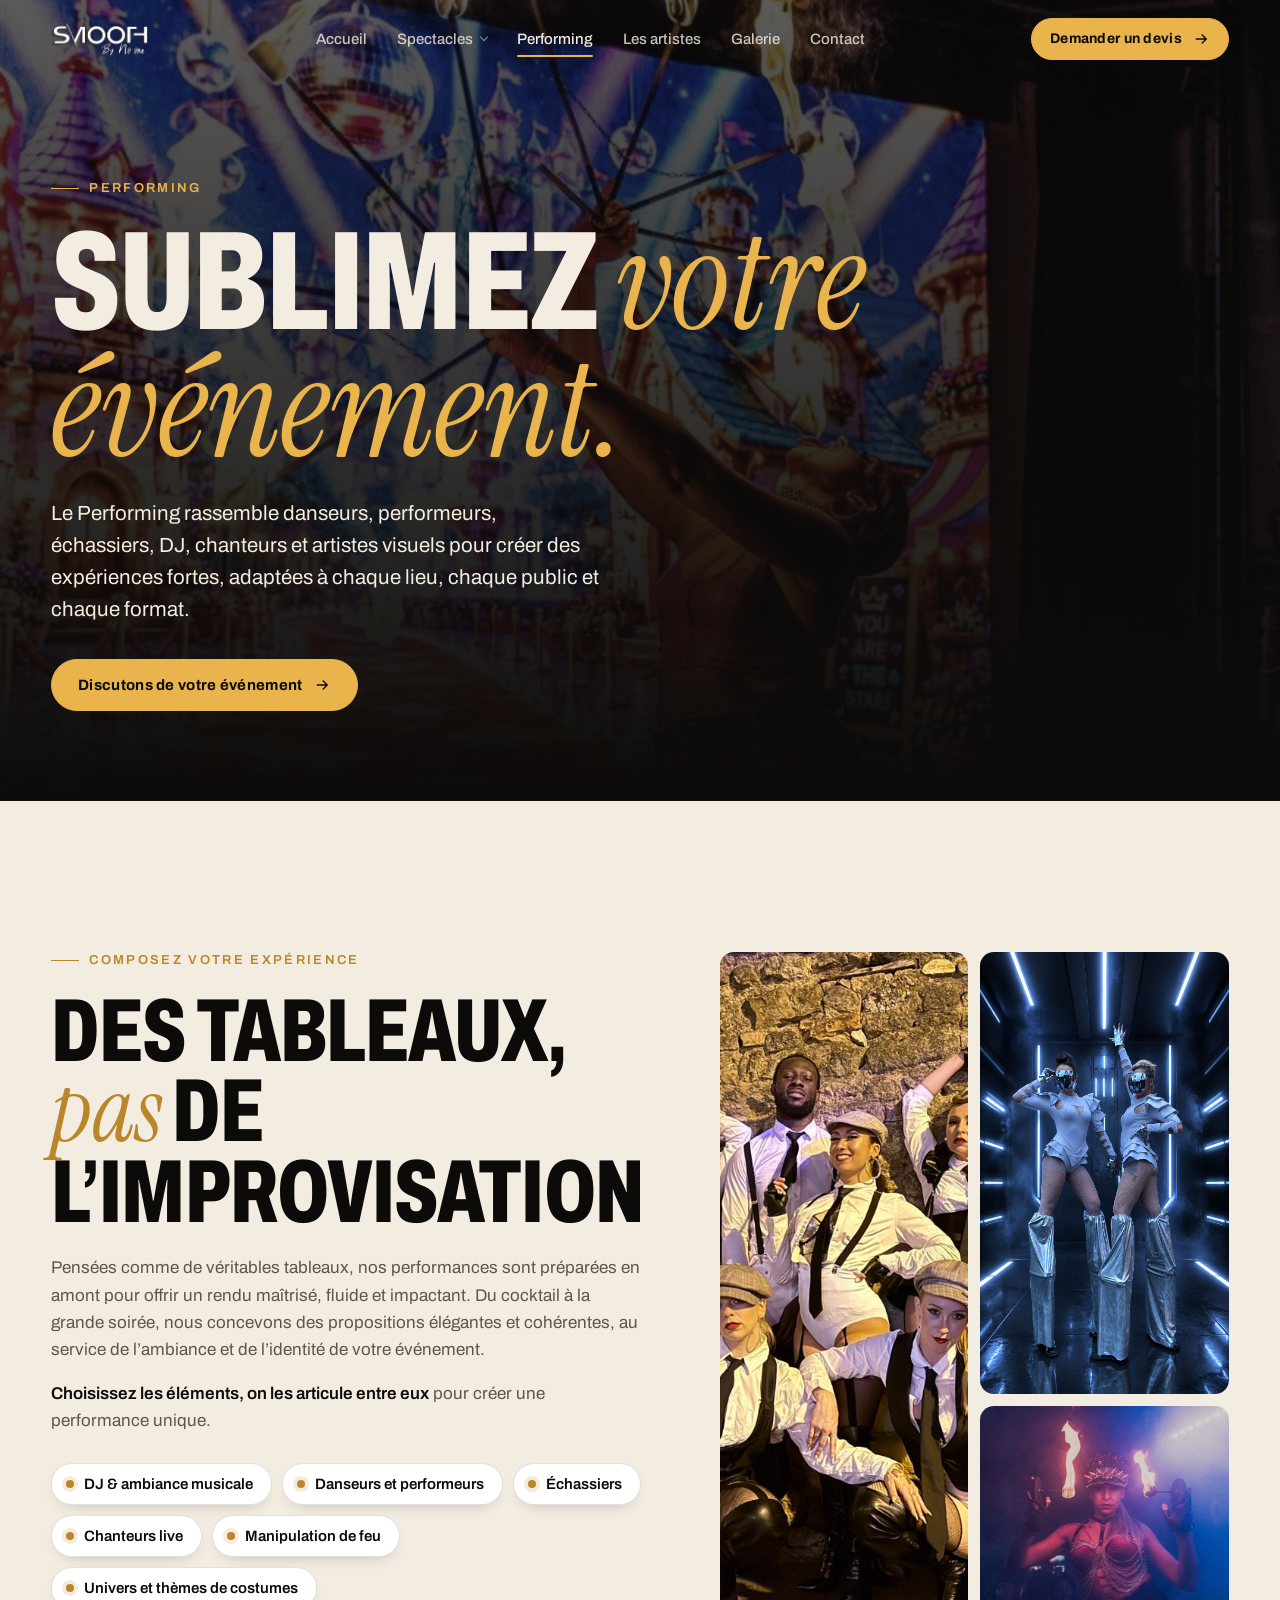
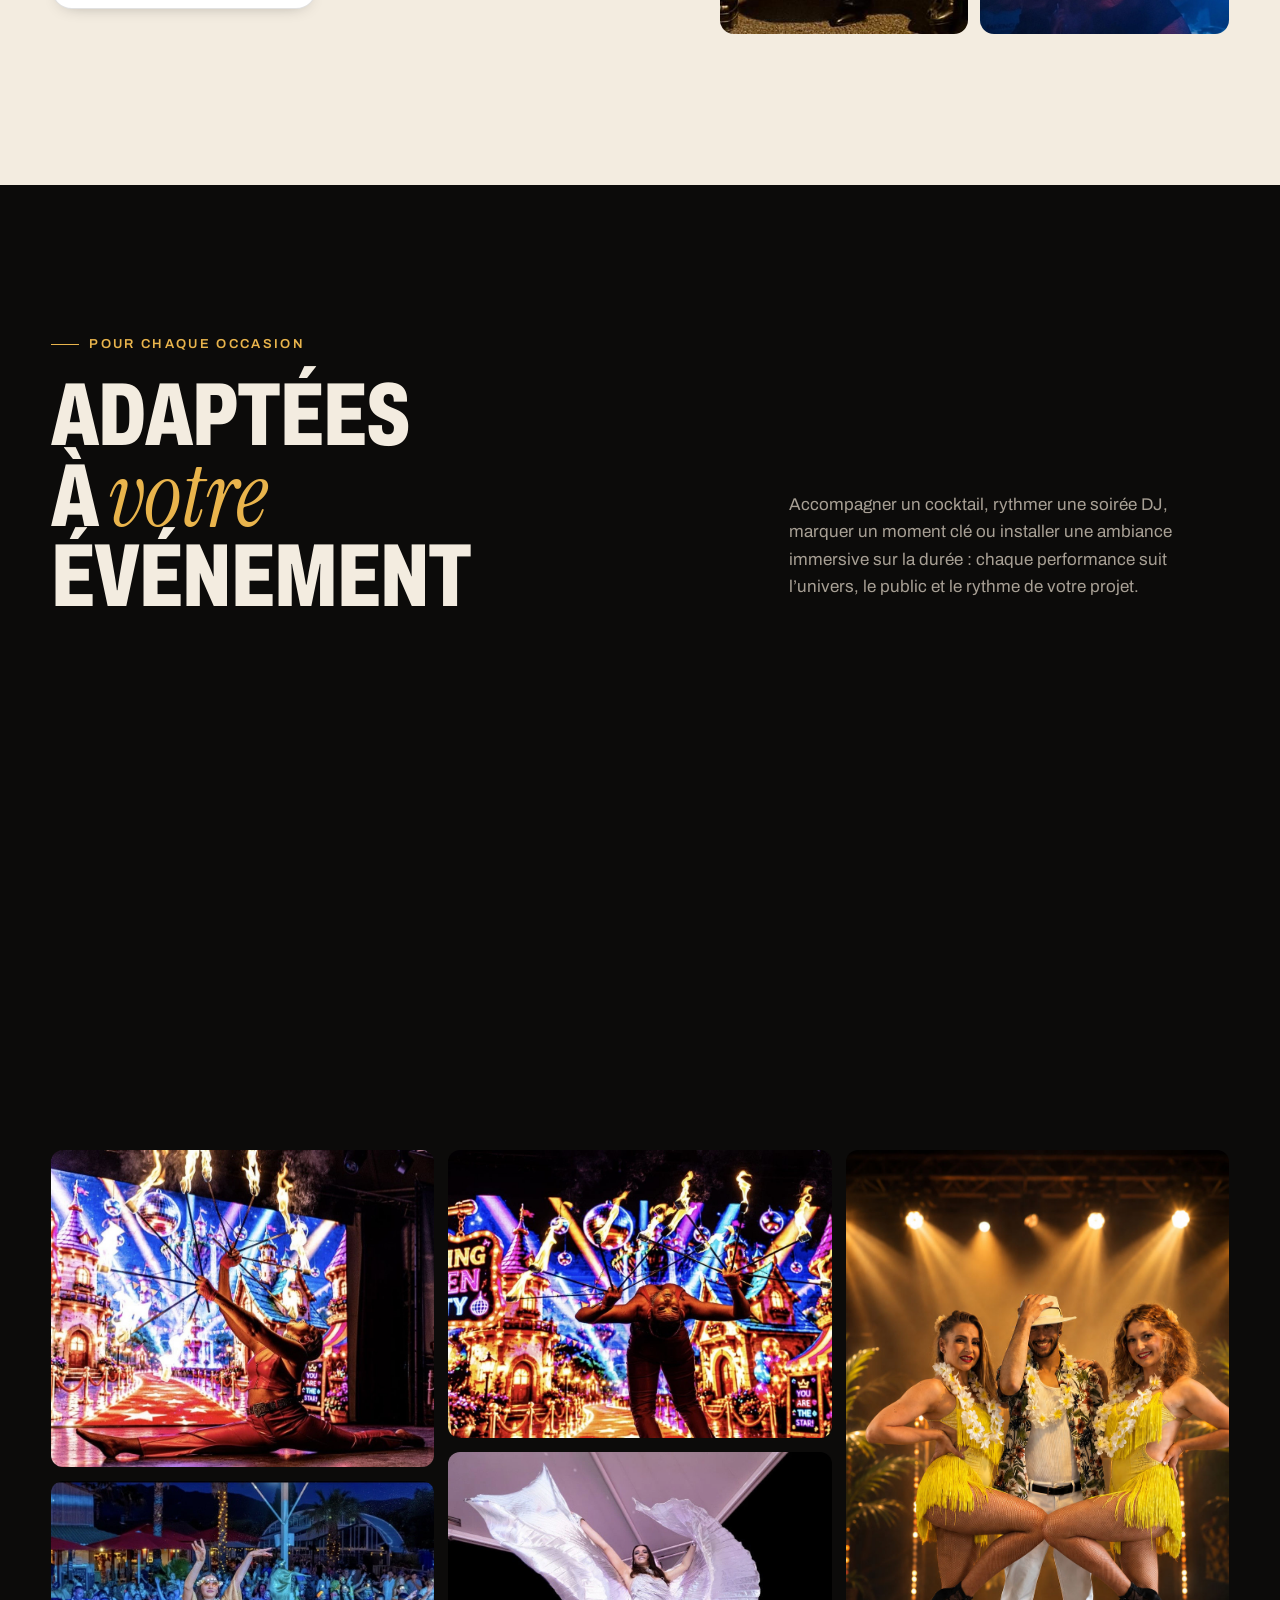
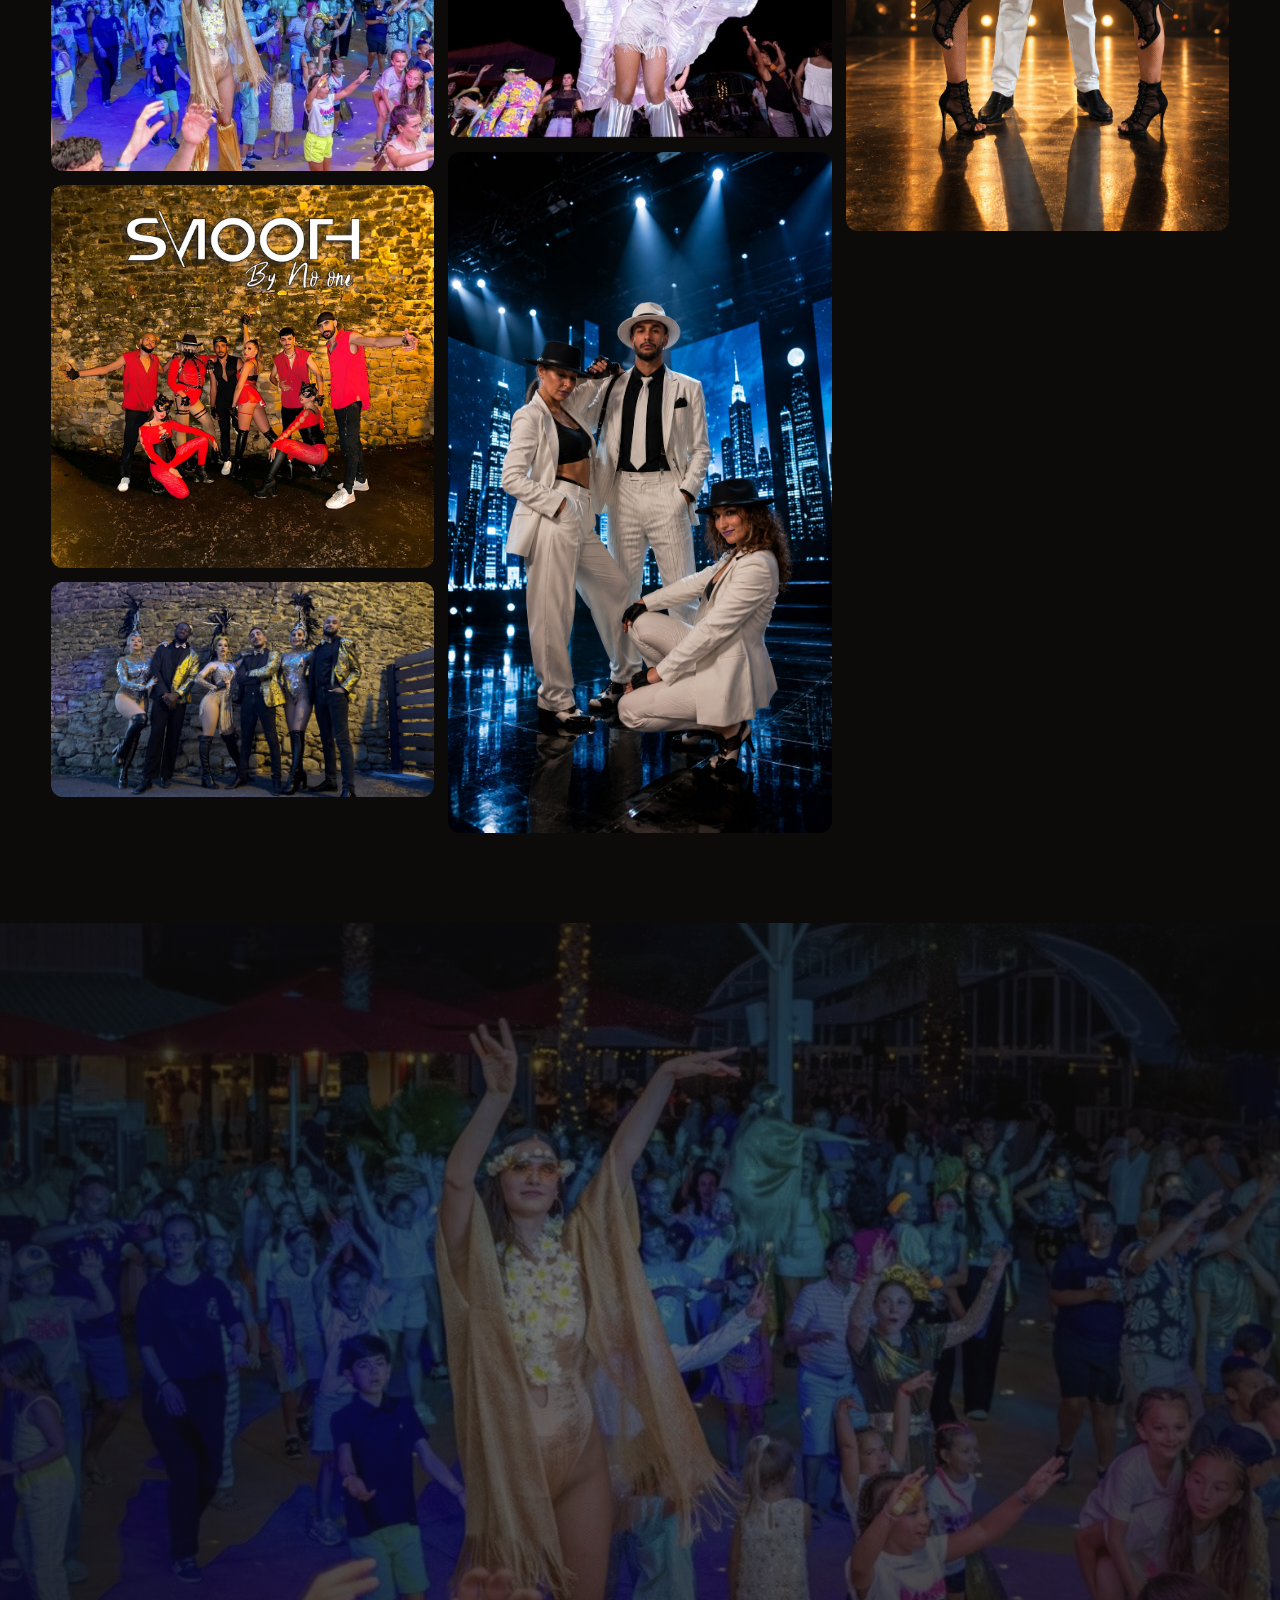
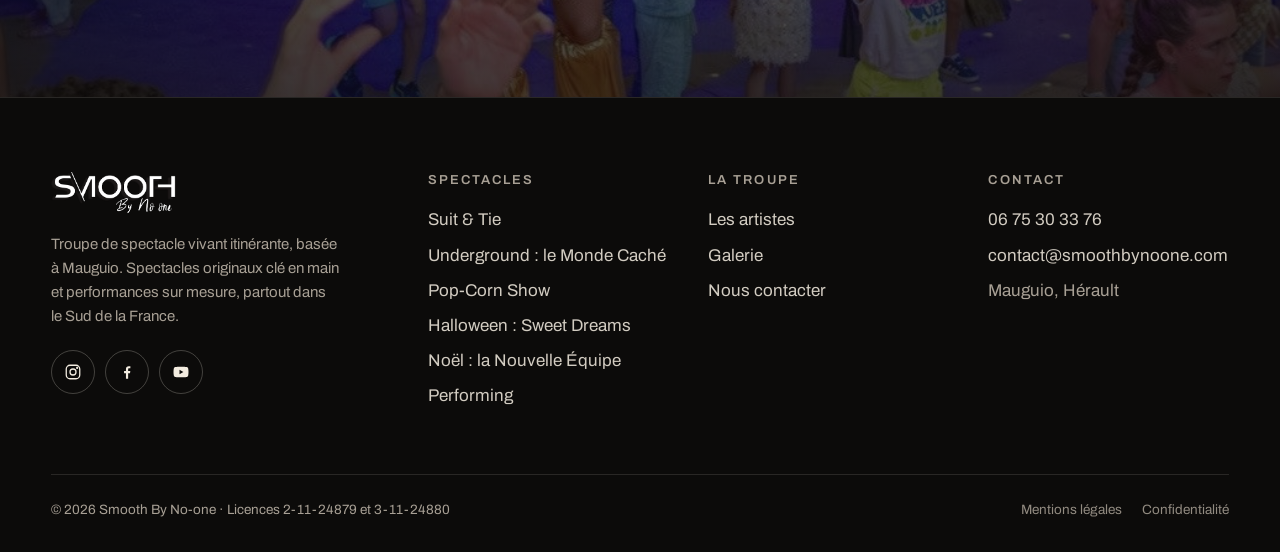
<file: performing.html>
<!doctype html>
<html lang="fr">
<head>
  <meta charset="utf-8">
  <meta name="viewport" content="width=device-width, initial-scale=1, viewport-fit=cover">
  <title>Performing · Performances artistiques sur mesure · Smooth By No-one</title>
  <meta name="description" content="Danseurs, performeurs, échassiers, DJ, chanteurs et artistes feu : des performances artistiques sur mesure pour vos cocktails, soirées et événements.">
  <link rel="canonical" href="https://www.smoothbynoone.com/performing">
  <meta name="theme-color" content="#0c0b0a">
  <meta property="og:type" content="website">
  <meta property="og:locale" content="fr_FR">
  <meta property="og:site_name" content="Smooth By No-one">
  <meta property="og:title" content="Performing · Performances artistiques sur mesure · Smooth By No-one">
  <meta property="og:description" content="Danseurs, performeurs, échassiers, DJ, chanteurs et artistes feu : des performances artistiques sur mesure pour vos cocktails, soirées et événements.">
  <meta property="og:url" content="https://www.smoothbynoone.com/performing">
  <meta property="og:image" content="https://www.smoothbynoone.com/assets/img/affiches/performing.jpg">
  <meta name="twitter:card" content="summary_large_image">
  <link rel="icon" href="assets/img/favicon.png" type="image/png">
  <link rel="apple-touch-icon" href="assets/img/apple-touch-icon.png">
  <link rel="preconnect" href="https://fonts.googleapis.com">
  <link rel="preconnect" href="https://fonts.gstatic.com" crossorigin>
  <link href="https://fonts.googleapis.com/css2?family=Archivo:wdth,wght@62..125,400..900&family=Instrument+Serif:ital@1&display=swap" rel="stylesheet">
  <script>document.documentElement.classList.add("js")</script>
  <link rel="stylesheet" href="assets/css/style.css?v=cc3ef894">
  <script type="application/ld+json">{"@context":"https://schema.org","@type":"PerformingGroup","name":"Smooth By No-one","url":"https://www.smoothbynoone.com","logo":"https://www.smoothbynoone.com/assets/img/logo-blanc.png","email":"contact@smoothbynoone.com","telephone":"+33675303376","address":{"@type":"PostalAddress","streetAddress":"48 rue du Mistral","postalCode":"34130","addressLocality":"Mauguio","addressCountry":"FR"},"areaServed":"Sud de la France","sameAs":["https://www.instagram.com/smooth_by_no_one/","https://www.facebook.com/smoothbynoone","https://www.youtube.com/@smoothbynoone7067"]}</script>
</head>
<body>
  <a class="sr" href="#contenu">Aller au contenu</a>
  <header class="entete">
    <div class="wrap">
      <a class="logo" href="./" aria-label="Smooth By No-one, accueil"><img src="assets/img/logo-blanc.png" alt="Smooth By No-one" width="814" height="280"></a>
      <nav class="nav" aria-label="Navigation principale">
        <a href="./">Accueil</a>
        <div class="nav-groupe">
          <a href="spectacles.html">Spectacles</a>
          <div class="sous-menu">
            <div class="sous-menu-liste">
              <a class="sous-menu-lien" href="suitandtie.html"><img src="assets/img/affiches/suit-and-tie.jpg" alt="" width="1000" height="1500" loading="lazy"><span><b>Suit & Tie</b><small>Interactif · 90 min</small></span></a>
              <a class="sous-menu-lien" href="underground.html"><img src="assets/img/affiches/underground.jpg" alt="" width="1000" height="1500" loading="lazy"><span><b>Underground : le Monde Caché</b><small>Danse · 80 min</small></span></a>
              <a class="sous-menu-lien" href="pop-corn.html"><img src="assets/img/affiches/pop-corn.jpg" alt="" width="1000" height="1500" loading="lazy"><span><b>Pop-Corn Show</b><small>Cinéma · 80 min</small></span></a>
              <a class="sous-menu-lien" href="halloween.html"><img src="assets/img/affiches/halloween.jpg" alt="" width="1000" height="1500" loading="lazy"><span><b>Halloween : Sweet Dreams</b><small>Halloween · 80 min</small></span></a>
              <a class="sous-menu-lien" href="noel-la-nouvelle-equipe.html"><img src="assets/img/affiches/noel.jpg" alt="" width="1000" height="1500" loading="lazy"><span><b>Noël : la Nouvelle Équipe</b><small>Noël · 45 ou 80 min</small></span></a>
            </div>
            <div class="sous-menu-pied"><a href="spectacles.html">Tous les spectacles</a><a href="performing.html">Performing sur mesure</a></div>
          </div>
        </div>
        <a href="performing.html" aria-current="page">Performing</a>
        <a href="nosartistes.html">Les artistes</a>
        <a href="galerie.html">Galerie</a>
        <a href="contact.html">Contact</a>
      </nav>
      <a class="btn btn-petit" href="contact.html">Demander un devis <svg viewBox="0 0 24 24" fill="none" stroke="currentColor" stroke-width="1.8" aria-hidden="true"><path d="M5 12h14M13 6l6 6-6 6"/></svg></a>
      <button class="burger" aria-label="Ouvrir le menu" aria-expanded="false" aria-controls="menu-mobile"><span></span></button>
    </div>
  </header>
  <div class="menu-mobile" id="menu-mobile">
    <nav aria-label="Navigation mobile">
      <a href="./">Accueil</a>
      <a href="spectacles.html">Spectacles</a>
      <div class="menu-mobile-sous"><a href="suitandtie.html">Suit & Tie</a><a href="underground.html">Underground : le Monde Caché</a><a href="pop-corn.html">Pop-Corn Show</a><a href="halloween.html">Halloween : Sweet Dreams</a><a href="noel-la-nouvelle-equipe.html">Noël : la Nouvelle Équipe</a></div>
      <a href="performing.html" aria-current="page">Performing</a>
      <a href="nosartistes.html">Les artistes</a>
      <a href="galerie.html">Galerie</a>
      <a href="contact.html">Contact</a>
    </nav>
    <div>
      <a class="btn " href="contact.html">Demander un devis <svg viewBox="0 0 24 24" fill="none" stroke="currentColor" stroke-width="1.8" aria-hidden="true"><path d="M5 12h14M13 6l6 6-6 6"/></svg></a>
      <p class="texte" style="margin-top:18px"><a href="tel:+33675303376">06 75 30 33 76</a> · <a href="mailto:contact@smoothbynoone.com">contact@smoothbynoone.com</a></p>
    </div>
  </div>

  <main id="contenu">

    <section class="page-hero">
      <div class="page-hero-fond" aria-hidden="true"><video class="fond-video" muted loop playsinline preload="none" poster="assets/img/photos/feu-chateau.jpg"
        data-src-480="assets/video/performing-480.mp4" data-src-720="assets/video/performing-720.mp4" data-src-1080="assets/video/performing-1080.mp4"></video></div>
      <div class="wrap">
        <p class="surtitre">Performing</p>
        <h1 class="titre titre-xl">Sublimez <span class="serif">votre événement.</span></h1>
        <p class="chapo">Le Performing rassemble danseurs, performeurs, échassiers, DJ, chanteurs et artistes visuels pour créer des expériences fortes, adaptées à chaque lieu, chaque public et chaque format.</p>
        <div class="fiche-actions" style="margin-top:34px"><a class="btn " href="contact.html?spectacle=performing">Discutons de votre événement <svg viewBox="0 0 24 24" fill="none" stroke="currentColor" stroke-width="1.8" aria-hidden="true"><path d="M5 12h14M13 6l6 6-6 6"/></svg></a></div>
      </div>
    </section>

    <section class="section section-claire" aria-labelledby="t-compo">
      <div class="wrap performing">
        <div class="apparait">
          <p class="surtitre">Composez votre expérience</p>
          <h2 class="titre titre-l" id="t-compo">Des tableaux, <span class="serif">pas</span> de l’improvisation</h2>
          <p class="texte" style="margin-top:22px">Pensées comme de véritables tableaux, nos performances sont préparées en amont pour offrir un rendu maîtrisé, fluide et impactant. Du cocktail à la grande soirée, nous concevons des propositions élégantes et cohérentes, au service de l’ambiance et de l’identité de votre événement.</p>
          <p class="texte"><strong>Choisissez les éléments, on les articule entre eux</strong> pour créer une performance unique.</p>
          <ul class="liste-elements">
            <li>DJ & ambiance musicale</li><li>Danseurs et performeurs</li><li>Échassiers</li><li>Chanteurs live</li><li>Manipulation de feu</li><li>Univers et thèmes de costumes</li>
          </ul>
        </div>
        <div class="mosaique apparait" data-delai="1">
          <img src="assets/img/photos/gatsby.jpg" alt="Performeurs en costumes années folles" loading="lazy">
          <img src="assets/img/photos/echassiers-led.jpg" alt="Échassiers lumineux" loading="lazy">
          <img src="assets/img/photos/feu-costume.jpg" alt="Artiste feu" loading="lazy">
        </div>
      </div>
    </section>

    <section class="section" aria-labelledby="t-occasions">
      <div class="wrap">
        <div class="entete-section">
          <div>
            <p class="surtitre">Pour chaque occasion</p>
            <h2 class="titre titre-l" id="t-occasions">Adaptées à <span class="serif">votre</span> événement</h2>
          </div>
          <p class="texte" style="max-width:44ch">Accompagner un cocktail, rythmer une soirée DJ, marquer un moment clé ou installer une ambiance immersive sur la durée : chaque performance suit l’univers, le public et le rythme de votre projet.</p>
        </div>
        <ul class="contenu-liste">
          <li class="apparait"><div><b>Halloween & Noël</b><span>Des univers saisonniers forts, en déambulation ou en tableaux.</span></div></li>
          <li class="apparait"><div><b>Soirées d’été</b><span>Animations de village vacances, fêtes locales, soirées en plein air.</span></div></li>
          <li class="apparait"><div><b>Événements d’entreprise</b><span>Cocktails, galas, séminaires, lancements de produit.</span></div></li>
          <li class="apparait"><div><b>Soirées thématiques</b><span>Saint-Valentin, années folles, carnaval… on habille votre thème.</span></div></li>
        </ul>
      </div>
    </section>

    <section class="section section-serree">
      <div class="wrap">
        <div class="galerie">
          <button type="button" aria-label="Agrandir la photo 1"><img src="assets/img/photos/feu-chateau.jpg" alt="Performing Smooth By No-one, photo 1" loading="lazy"></button>
          <button type="button" aria-label="Agrandir la photo 2"><img src="assets/img/photos/parade.jpg" alt="Performing Smooth By No-one, photo 2" loading="lazy"></button>
          <button type="button" aria-label="Agrandir la photo 3"><img src="assets/img/photos/troupe-rouge.jpg" alt="Performing Smooth By No-one, photo 3" loading="lazy"></button>
          <button type="button" aria-label="Agrandir la photo 4"><img src="assets/img/photos/groupe-or.jpg" alt="Performing Smooth By No-one, photo 4" loading="lazy"></button>
          <button type="button" aria-label="Agrandir la photo 5"><img src="assets/img/photos/feu-lumieres.jpg" alt="Performing Smooth By No-one, photo 5" loading="lazy"></button>
          <button type="button" aria-label="Agrandir la photo 6"><img src="assets/img/photos/voile-blanc.jpg" alt="Performing Smooth By No-one, photo 6" loading="lazy"></button>
          <button type="button" aria-label="Agrandir la photo 7"><img src="assets/img/photos/costumes-blancs.jpg" alt="Performing Smooth By No-one, photo 7" loading="lazy"></button>
          <button type="button" aria-label="Agrandir la photo 8"><img src="assets/img/photos/danseuses-jaunes.jpg" alt="Performing Smooth By No-one, photo 8" loading="lazy"></button>
        </div>
      </div>
    </section>

    <section class="appel">
      <img src="assets/img/photos/parade.jpg" alt="" loading="lazy">
      <div class="wrap apparait">
        <h2 class="titre titre-l">Vivez l’expérience <span class="serif">Performing</span></h2>
        <p class="chapo">Parlez-nous de votre date, de votre lieu et de votre public. On revient vers vous avec une proposition sur mesure.</p>
        <div class="appel-actions">
          <a class="btn " href="contact.html">Demander un devis <svg viewBox="0 0 24 24" fill="none" stroke="currentColor" stroke-width="1.8" aria-hidden="true"><path d="M5 12h14M13 6l6 6-6 6"/></svg></a>
          <a class="btn btn-ligne" href="tel:+33675303376">Appeler le 06 75 30 33 76</a>
        </div>
      </div>
    </section>
  </main>

  <footer class="pied">
    <div class="wrap">
      <div class="pied-grille">
        <div class="pied-marque">
          <img src="assets/img/logo-blanc.png" alt="Smooth By No-one" width="160" height="55" style="height:44px;width:auto">
          <p>Troupe de spectacle vivant itinérante, basée à Mauguio. Spectacles originaux clé en main et performances sur mesure, partout dans le Sud de la France.</p>
          <div class="reseaux">
            <a href="https://www.instagram.com/smooth_by_no_one/" aria-label="Instagram" target="_blank" rel="noopener"><svg viewBox="0 0 24 24" fill="none" stroke="currentColor" stroke-width="1.7" aria-hidden="true"><rect x="3" y="3" width="18" height="18" rx="5"/><circle cx="12" cy="12" r="4"/><circle cx="17.5" cy="6.5" r=".6" fill="currentColor"/></svg></a>
            <a href="https://www.facebook.com/smoothbynoone" aria-label="Facebook" target="_blank" rel="noopener"><svg viewBox="0 0 24 24" fill="currentColor" aria-hidden="true"><path d="M13.5 21v-7.5h2.5l.4-3h-2.9V8.6c0-.9.3-1.5 1.5-1.5h1.5V4.4c-.3 0-1.2-.1-2.2-.1-2.2 0-3.7 1.3-3.7 3.8v2.4H8.1v3h2.5V21h2.9z"/></svg></a>
            <a href="https://www.youtube.com/@smoothbynoone7067" aria-label="YouTube" target="_blank" rel="noopener"><svg viewBox="0 0 24 24" fill="currentColor" aria-hidden="true"><path d="M21.6 7.2a2.5 2.5 0 0 0-1.8-1.8C18.3 5 12 5 12 5s-6.3 0-7.8.4A2.5 2.5 0 0 0 2.4 7.2 26 26 0 0 0 2 12c0 1.6.1 3.2.4 4.8a2.5 2.5 0 0 0 1.8 1.8C5.7 19 12 19 12 19s6.3 0 7.8-.4a2.5 2.5 0 0 0 1.8-1.8c.3-1.6.4-3.2.4-4.8s-.1-3.2-.4-4.8zM10 15V9l5.2 3L10 15z"/></svg></a>
          </div>
        </div>
        <div>
          <h4>Spectacles</h4>
          <ul>
            <li><a href="suitandtie.html">Suit & Tie</a></li>
            <li><a href="underground.html">Underground : le Monde Caché</a></li>
            <li><a href="pop-corn.html">Pop-Corn Show</a></li>
            <li><a href="halloween.html">Halloween : Sweet Dreams</a></li>
            <li><a href="noel-la-nouvelle-equipe.html">Noël : la Nouvelle Équipe</a></li>
            <li><a href="performing.html">Performing</a></li>
          </ul>
        </div>
        <div>
          <h4>La troupe</h4>
          <ul>
            <li><a href="nosartistes.html">Les artistes</a></li>
            <li><a href="galerie.html">Galerie</a></li>
            <li><a href="contact.html">Nous contacter</a></li>
          </ul>
        </div>
        <div>
          <h4>Contact</h4>
          <ul>
            <li><a href="tel:+33675303376">06 75 30 33 76</a></li>
            <li><a href="mailto:contact@smoothbynoone.com">contact@smoothbynoone.com</a></li>
            <li style="color:var(--gris)">Mauguio, Hérault</li>
          </ul>
        </div>
      </div>
      <div class="pied-bas">
        <span>© 2026 Smooth By No-one · Licences 2-11-24879 et 3-11-24880</span>
        <ul>
          <li><a href="mentions-legales.html">Mentions légales</a></li>
          <li><a href="confidentialite.html">Confidentialité</a></li>
        </ul>
      </div>
    </div>
  </footer>
  <script src="assets/js/main.js?v=0501503d" defer></script>
</body>
</html>
</file>
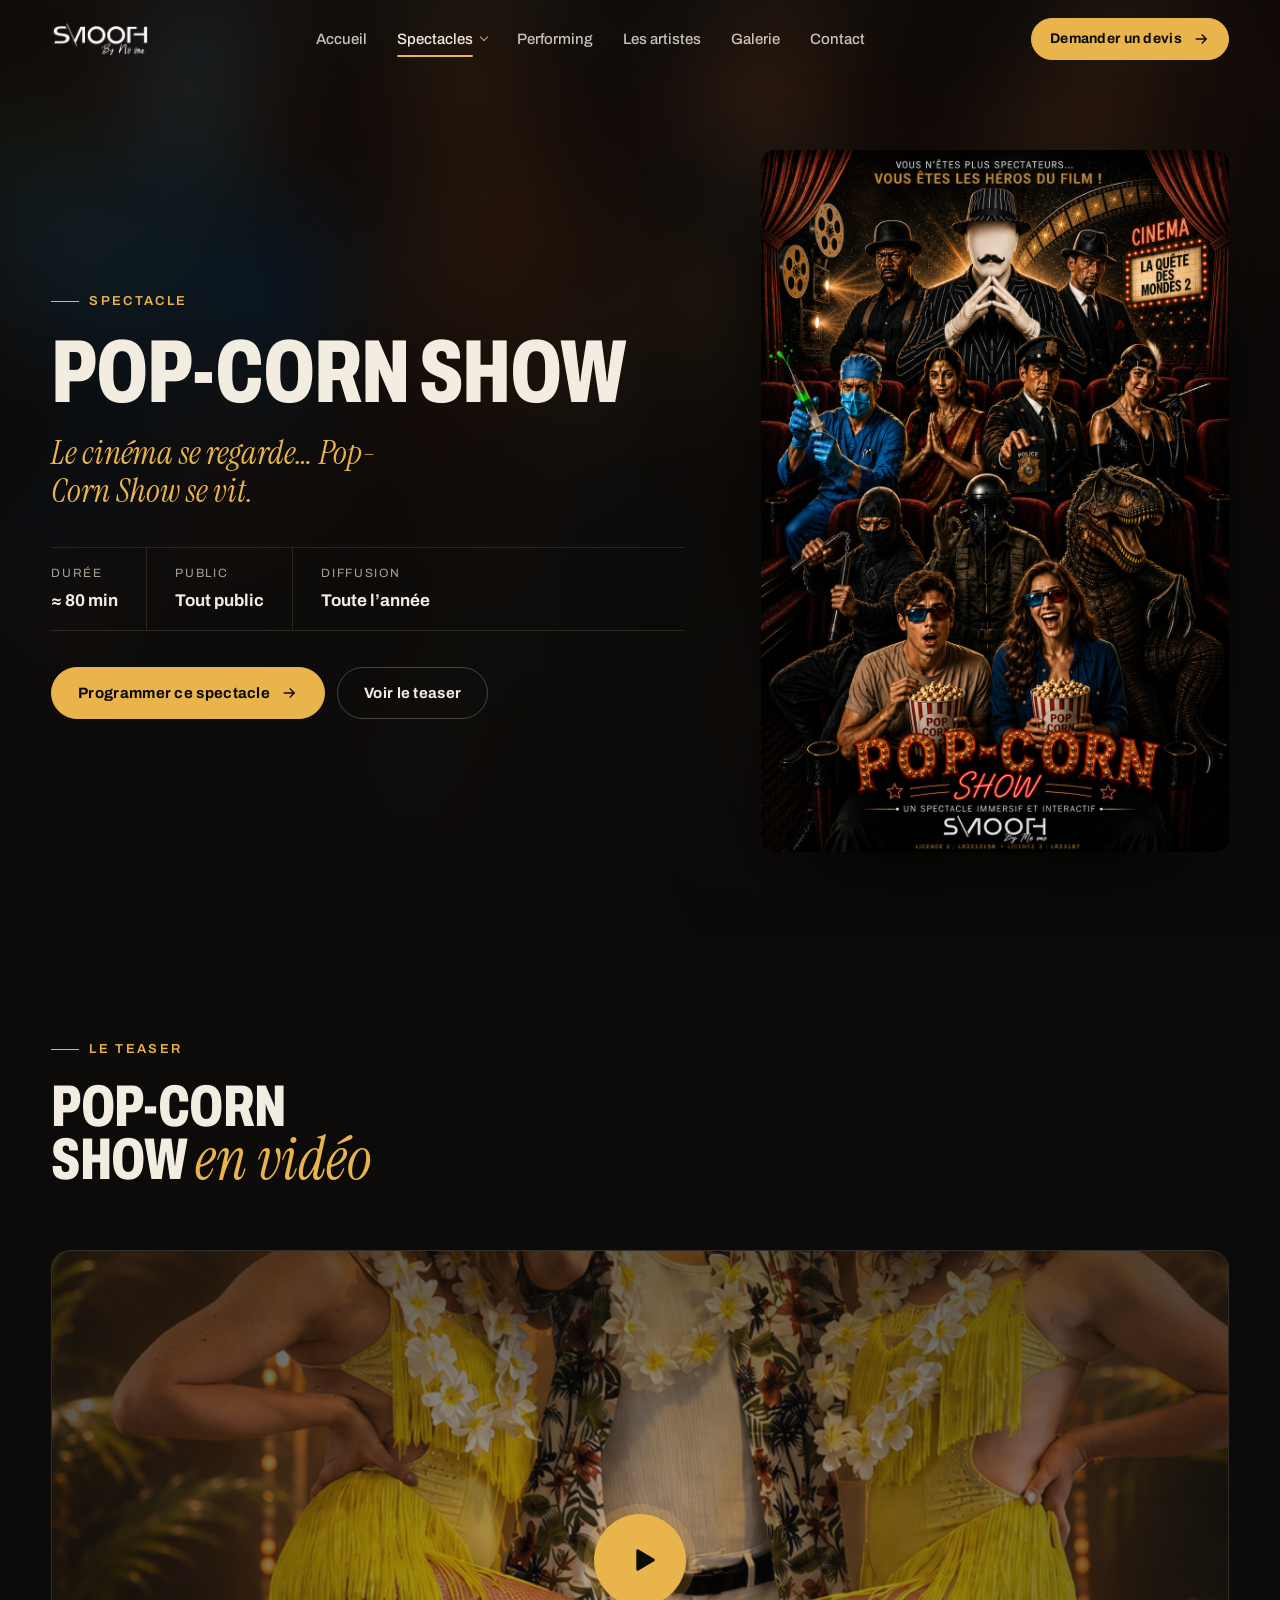
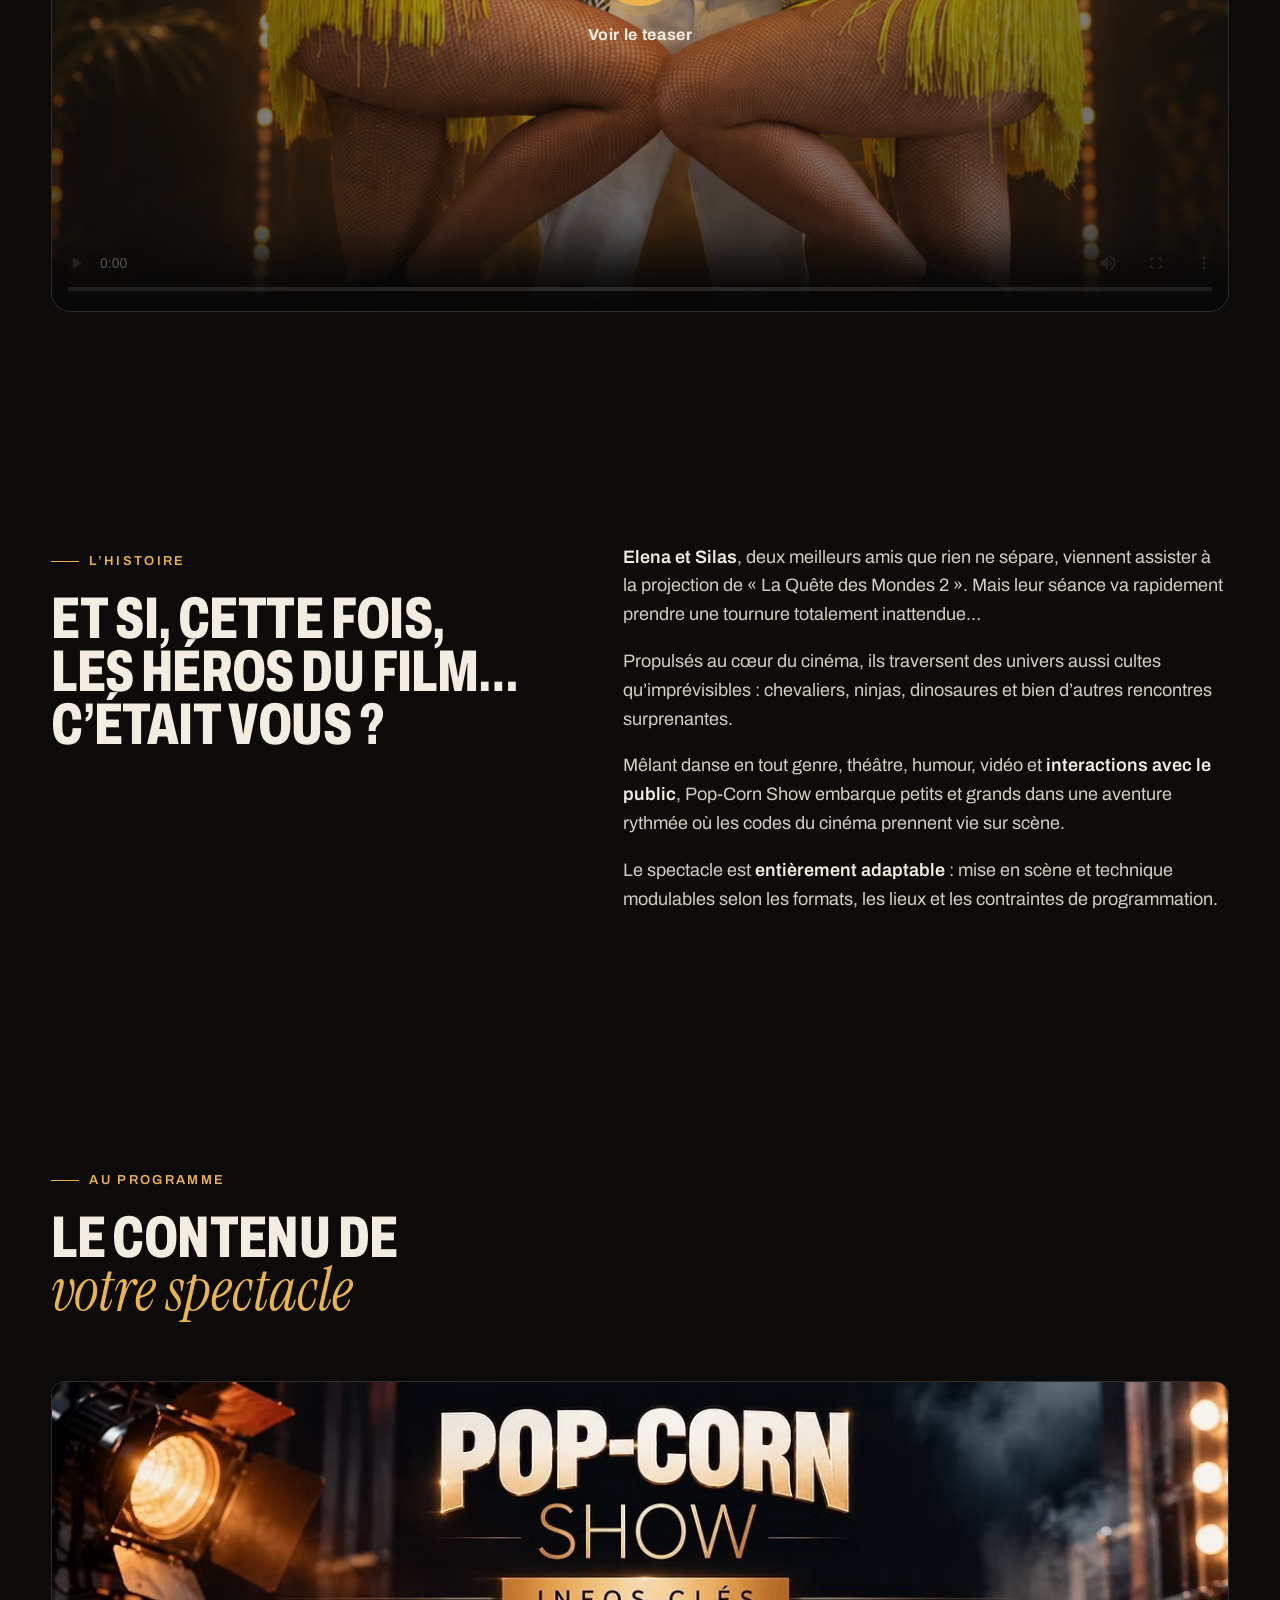
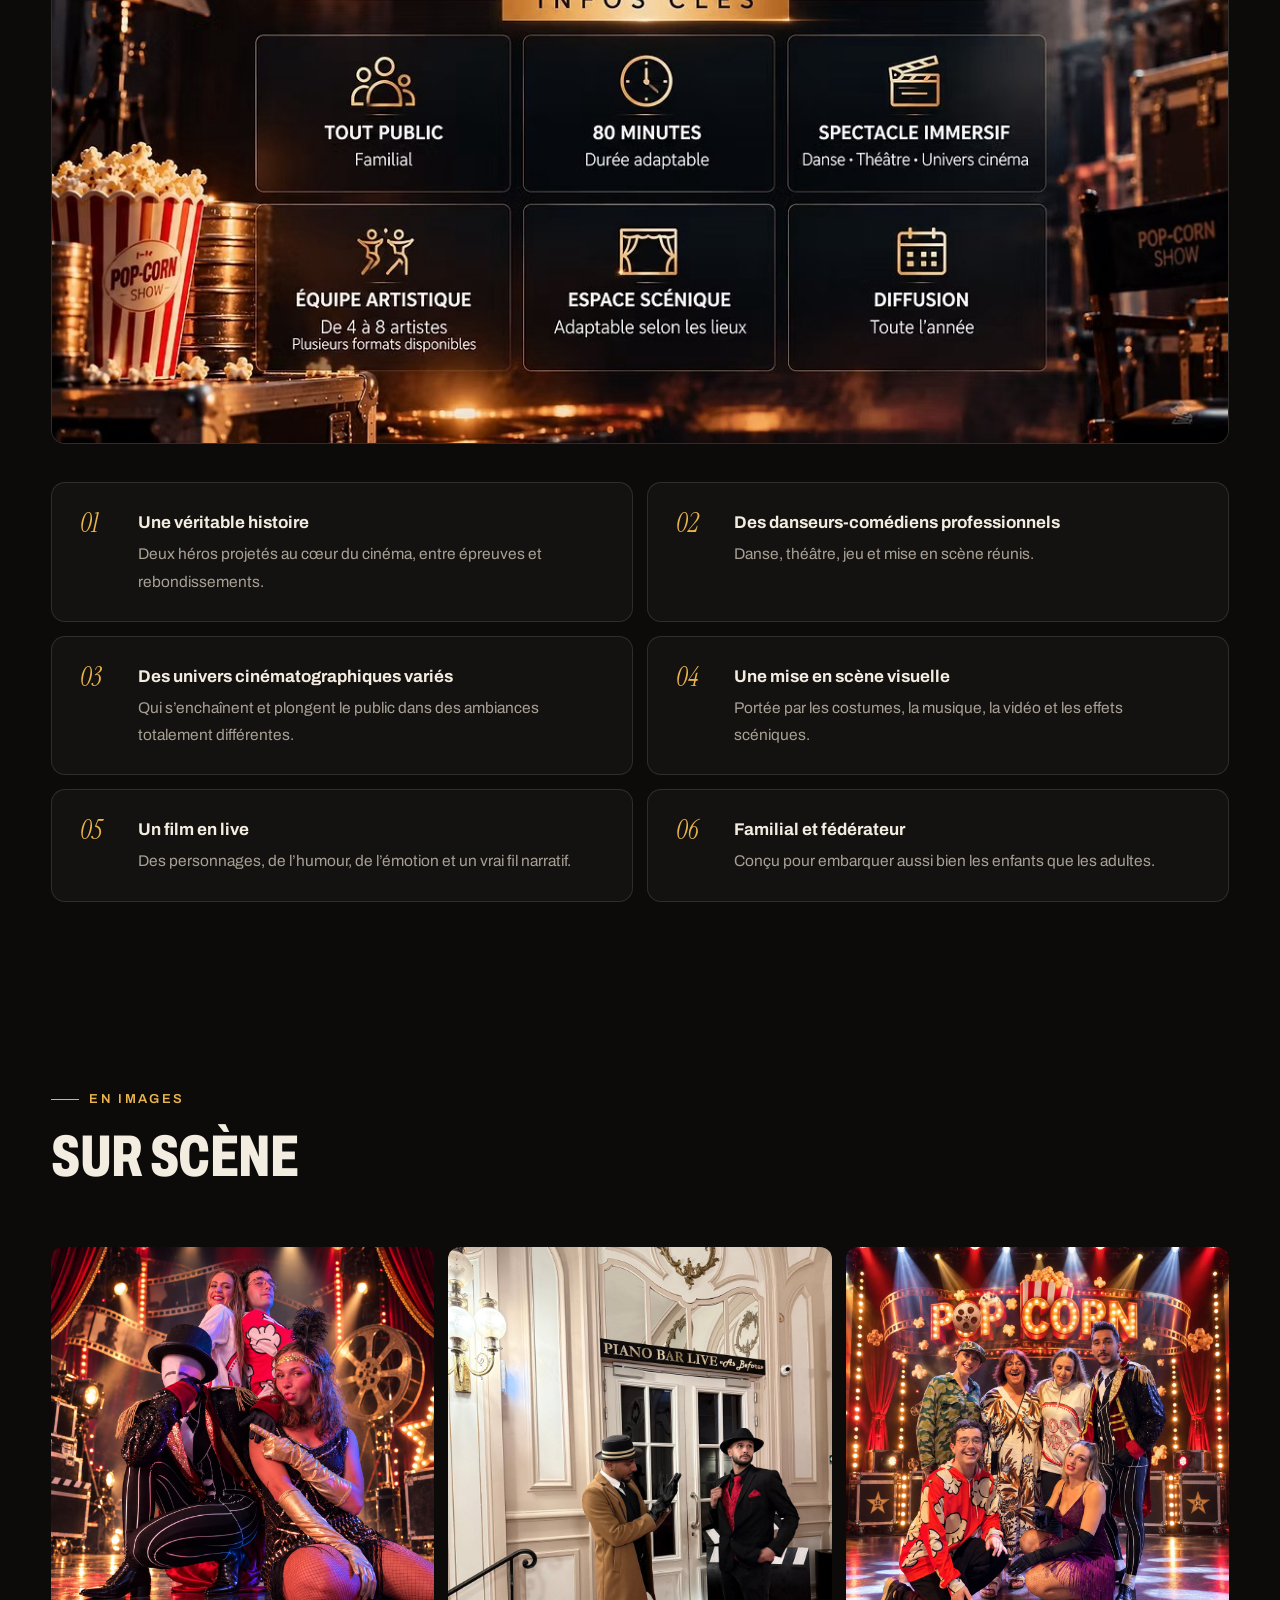
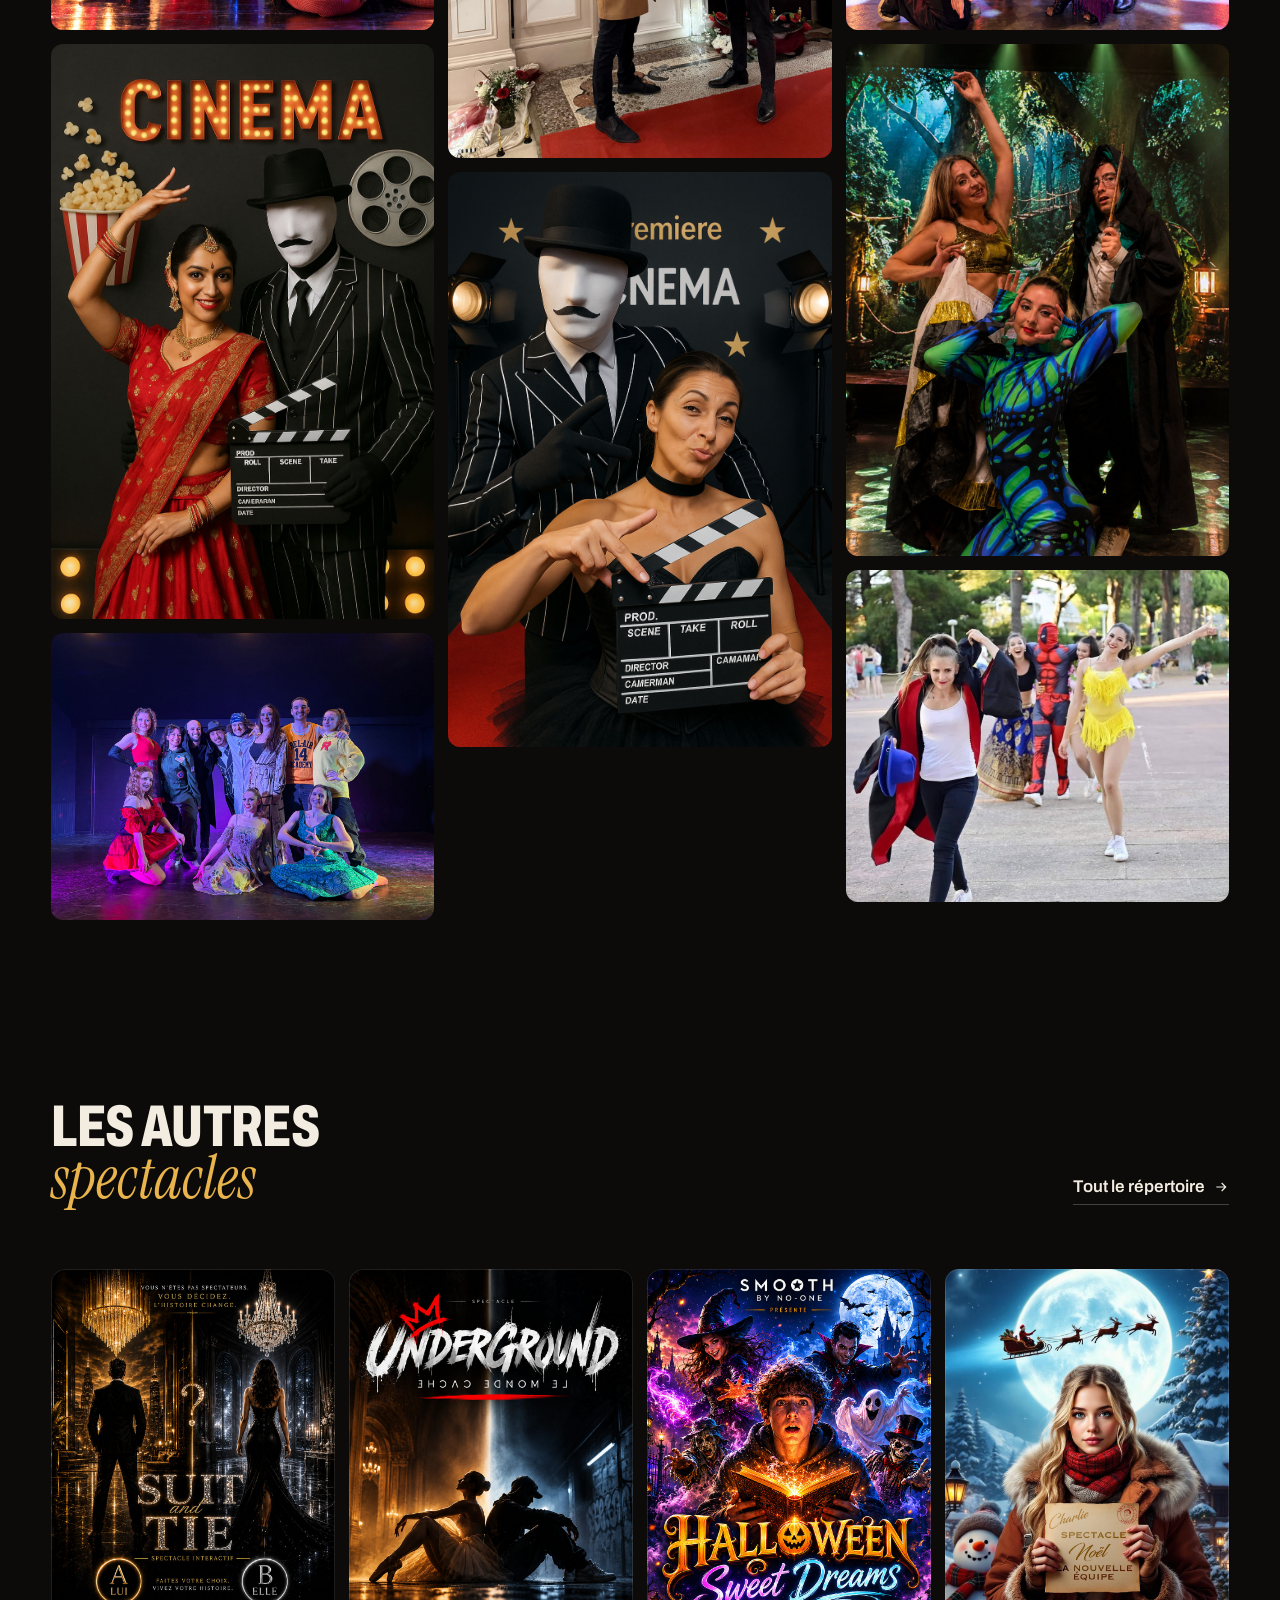
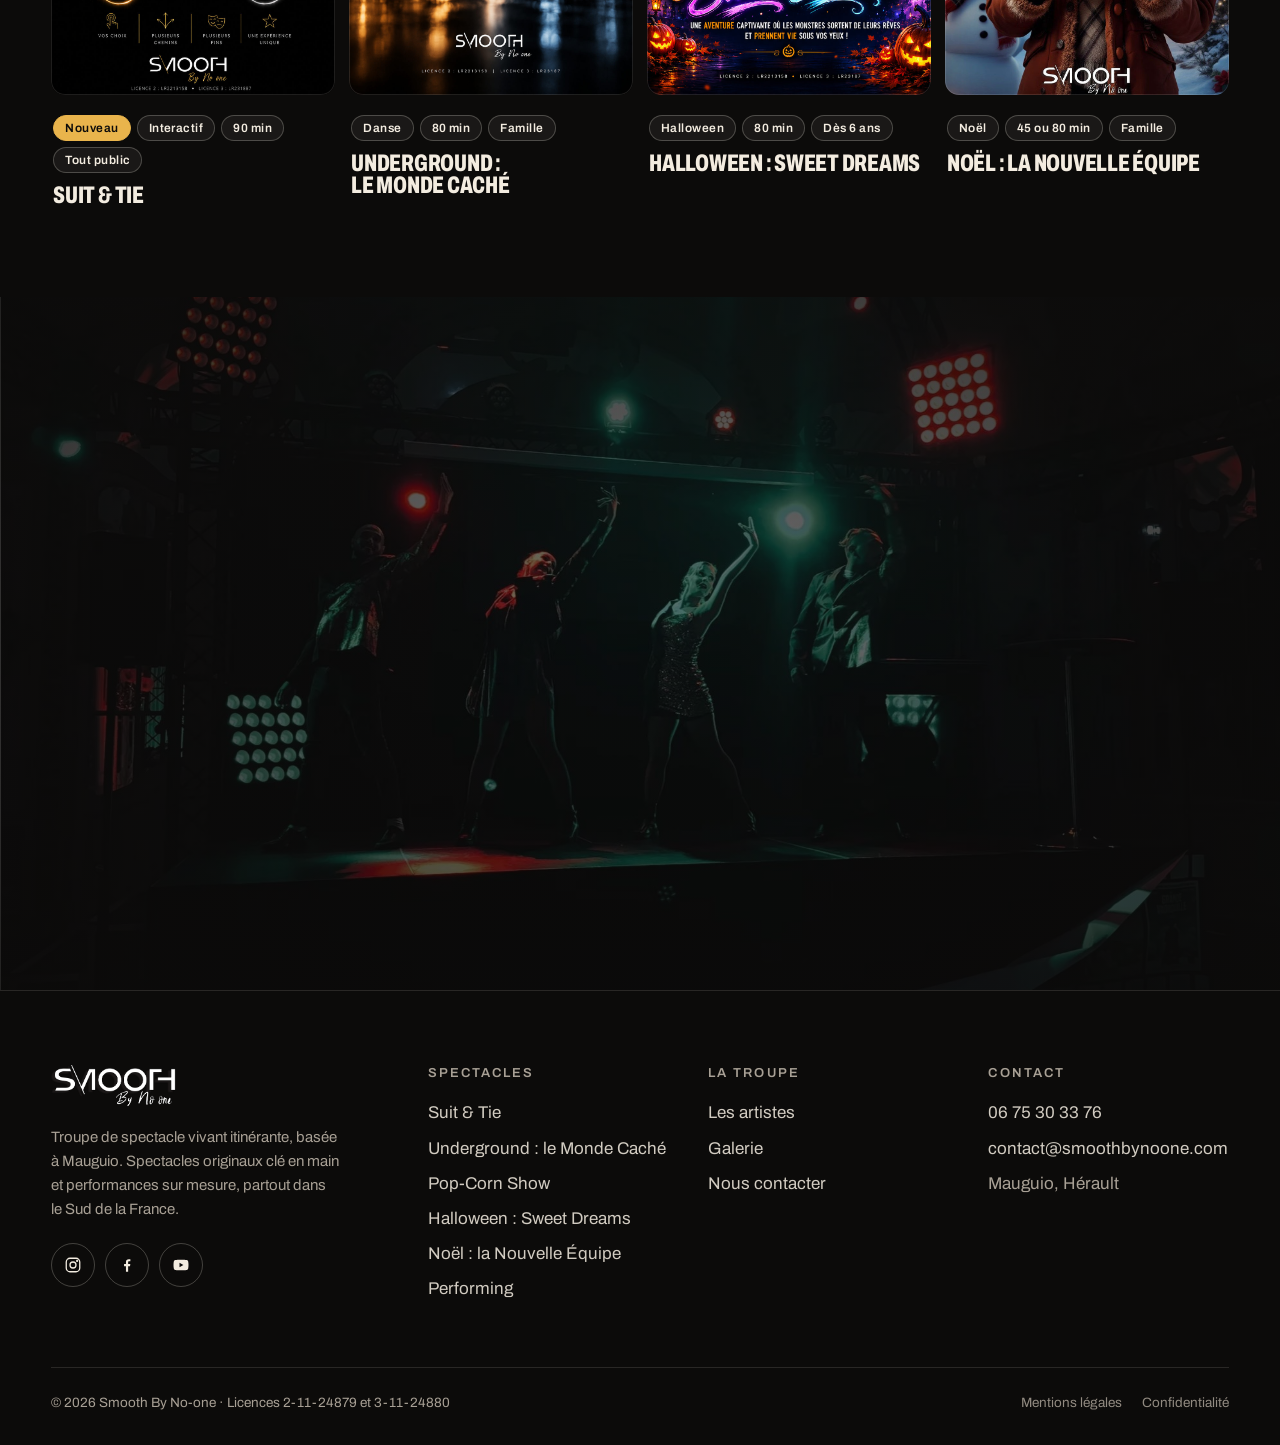
<file: pop-corn.html>
<!doctype html>
<html lang="fr">
<head>
  <meta charset="utf-8">
  <meta name="viewport" content="width=device-width, initial-scale=1, viewport-fit=cover">
  <title>Pop-Corn Show · Spectacle · Smooth By No-one</title>
  <meta name="description" content="Le cinéma se regarde… Pop-Corn Show se vit. Elena et Silas sont propulsés au cœur du cinéma : chevaliers, ninjas, dinosaures… Danse, théâtre, humour, vidéo et">
  <link rel="canonical" href="https://www.smoothbynoone.com/pop-corn">
  <meta name="theme-color" content="#0c0b0a">
  <meta property="og:type" content="website">
  <meta property="og:locale" content="fr_FR">
  <meta property="og:site_name" content="Smooth By No-one">
  <meta property="og:title" content="Pop-Corn Show · Spectacle · Smooth By No-one">
  <meta property="og:description" content="Le cinéma se regarde… Pop-Corn Show se vit. Elena et Silas sont propulsés au cœur du cinéma : chevaliers, ninjas, dinosaures… Danse, théâtre, humour, vidéo et">
  <meta property="og:url" content="https://www.smoothbynoone.com/pop-corn">
  <meta property="og:image" content="https://www.smoothbynoone.com/assets/img/affiches/pop-corn.jpg">
  <meta name="twitter:card" content="summary_large_image">
  <link rel="icon" href="assets/img/favicon.png" type="image/png">
  <link rel="apple-touch-icon" href="assets/img/apple-touch-icon.png">
  <link rel="preconnect" href="https://fonts.googleapis.com">
  <link rel="preconnect" href="https://fonts.gstatic.com" crossorigin>
  <link href="https://fonts.googleapis.com/css2?family=Archivo:wdth,wght@62..125,400..900&family=Instrument+Serif:ital@1&display=swap" rel="stylesheet">
  <script>document.documentElement.classList.add("js")</script>
  <link rel="stylesheet" href="assets/css/style.css?v=cc3ef894">
  <script type="application/ld+json">[{"@context":"https://schema.org","@type":"PerformingGroup","name":"Smooth By No-one","url":"https://www.smoothbynoone.com","logo":"https://www.smoothbynoone.com/assets/img/logo-blanc.png","email":"contact@smoothbynoone.com","telephone":"+33675303376","address":{"@type":"PostalAddress","streetAddress":"48 rue du Mistral","postalCode":"34130","addressLocality":"Mauguio","addressCountry":"FR"},"areaServed":"Sud de la France","sameAs":["https://www.instagram.com/smooth_by_no_one/","https://www.facebook.com/smoothbynoone","https://www.youtube.com/@smoothbynoone7067"]},{"@context":"https://schema.org","@type":"CreativeWork","name":"Pop-Corn Show","description":"Elena et Silas sont propulsés au cœur du cinéma : chevaliers, ninjas, dinosaures… Danse, théâtre, humour, vidéo et interactions avec le public.","image":"https://www.smoothbynoone.com/assets/img/affiches/pop-corn.jpg","creator":{"@type":"PerformingGroup","name":"Smooth By No-one"}}]</script>
</head>
<body>
  <a class="sr" href="#contenu">Aller au contenu</a>
  <header class="entete">
    <div class="wrap">
      <a class="logo" href="./" aria-label="Smooth By No-one, accueil"><img src="assets/img/logo-blanc.png" alt="Smooth By No-one" width="814" height="280"></a>
      <nav class="nav" aria-label="Navigation principale">
        <a href="./">Accueil</a>
        <div class="nav-groupe">
          <a href="spectacles.html" aria-current="page">Spectacles</a>
          <div class="sous-menu">
            <div class="sous-menu-liste">
              <a class="sous-menu-lien" href="suitandtie.html"><img src="assets/img/affiches/suit-and-tie.jpg" alt="" width="1000" height="1500" loading="lazy"><span><b>Suit & Tie</b><small>Interactif · 90 min</small></span></a>
              <a class="sous-menu-lien" href="underground.html"><img src="assets/img/affiches/underground.jpg" alt="" width="1000" height="1500" loading="lazy"><span><b>Underground : le Monde Caché</b><small>Danse · 80 min</small></span></a>
              <a class="sous-menu-lien" href="pop-corn.html" aria-current="page"><img src="assets/img/affiches/pop-corn.jpg" alt="" width="1000" height="1500" loading="lazy"><span><b>Pop-Corn Show</b><small>Cinéma · 80 min</small></span></a>
              <a class="sous-menu-lien" href="halloween.html"><img src="assets/img/affiches/halloween.jpg" alt="" width="1000" height="1500" loading="lazy"><span><b>Halloween : Sweet Dreams</b><small>Halloween · 80 min</small></span></a>
              <a class="sous-menu-lien" href="noel-la-nouvelle-equipe.html"><img src="assets/img/affiches/noel.jpg" alt="" width="1000" height="1500" loading="lazy"><span><b>Noël : la Nouvelle Équipe</b><small>Noël · 45 ou 80 min</small></span></a>
            </div>
            <div class="sous-menu-pied"><a href="spectacles.html">Tous les spectacles</a><a href="performing.html">Performing sur mesure</a></div>
          </div>
        </div>
        <a href="performing.html">Performing</a>
        <a href="nosartistes.html">Les artistes</a>
        <a href="galerie.html">Galerie</a>
        <a href="contact.html">Contact</a>
      </nav>
      <a class="btn btn-petit" href="contact.html">Demander un devis <svg viewBox="0 0 24 24" fill="none" stroke="currentColor" stroke-width="1.8" aria-hidden="true"><path d="M5 12h14M13 6l6 6-6 6"/></svg></a>
      <button class="burger" aria-label="Ouvrir le menu" aria-expanded="false" aria-controls="menu-mobile"><span></span></button>
    </div>
  </header>
  <div class="menu-mobile" id="menu-mobile">
    <nav aria-label="Navigation mobile">
      <a href="./">Accueil</a>
      <a href="spectacles.html" aria-current="page">Spectacles</a>
      <div class="menu-mobile-sous"><a href="suitandtie.html">Suit & Tie</a><a href="underground.html">Underground : le Monde Caché</a><a href="pop-corn.html" aria-current="page">Pop-Corn Show</a><a href="halloween.html">Halloween : Sweet Dreams</a><a href="noel-la-nouvelle-equipe.html">Noël : la Nouvelle Équipe</a></div>
      <a href="performing.html">Performing</a>
      <a href="nosartistes.html">Les artistes</a>
      <a href="galerie.html">Galerie</a>
      <a href="contact.html">Contact</a>
    </nav>
    <div>
      <a class="btn " href="contact.html">Demander un devis <svg viewBox="0 0 24 24" fill="none" stroke="currentColor" stroke-width="1.8" aria-hidden="true"><path d="M5 12h14M13 6l6 6-6 6"/></svg></a>
      <p class="texte" style="margin-top:18px"><a href="tel:+33675303376">06 75 30 33 76</a> · <a href="mailto:contact@smoothbynoone.com">contact@smoothbynoone.com</a></p>
    </div>
  </div>

  <main id="contenu">

    <section class="fiche-hero">
      <div class="fiche-hero-fond" aria-hidden="true"><img src="assets/img/affiches/pop-corn.jpg" alt=""></div>
      <div class="wrap fiche-grille">
        <div class="apparait">
          <p class="surtitre">Spectacle</p>
          <h1 class="titre titre-l">Pop-Corn Show</h1>
          <p class="fiche-accroche">Le cinéma se regarde… Pop-Corn Show se vit.</p>
          <dl class="fiche-infos">
            <div><dt>Durée</dt><dd>≈ 80 min</dd></div><div><dt>Public</dt><dd>Tout public</dd></div><div><dt>Diffusion</dt><dd>Toute l’année</dd></div>
          </dl>
          <div class="fiche-actions">
            <a class="btn " href="contact.html?spectacle=pop-corn">Programmer ce spectacle <svg viewBox="0 0 24 24" fill="none" stroke="currentColor" stroke-width="1.8" aria-hidden="true"><path d="M5 12h14M13 6l6 6-6 6"/></svg></a>
            <a class="btn btn-ligne" href="#t-teaser">Voir le teaser</a>
          </div>
        </div>
        <div class="fiche-affiche apparait" data-delai="1"><img src="assets/img/affiches/pop-corn.jpg" alt="Affiche Pop-Corn Show" width="1000" height="1500" fetchpriority="high"></div>
      </div>
    </section>


    <section class="section section-serree" aria-labelledby="t-teaser">
      <div class="wrap">
        <div class="entete-section">
          <div>
            <p class="surtitre">Le teaser</p>
            <h2 class="titre titre-m" id="t-teaser">Pop-Corn Show <span class="serif">en vidéo</span></h2>
          </div>
        </div>
        <div class="teaser apparait">
          <video class="teaser-video" controls playsinline preload="none" poster="assets/img/photos/danseuses-jaunes.jpg"
            data-src-480="assets/video/teaser-pop-corn-480.mp4" data-src-720="assets/video/teaser-pop-corn-720.mp4" aria-label="Teaser du spectacle Pop-Corn Show"></video>
          <button class="teaser-lancer" type="button" aria-label="Lancer le teaser de Pop-Corn Show">
            <span><svg viewBox="0 0 24 24" fill="currentColor" aria-hidden="true"><path d="M8 5.5v13a1 1 0 0 0 1.5.86l11-6.5a1 1 0 0 0 0-1.72l-11-6.5A1 1 0 0 0 8 5.5z"/></svg></span>
            Voir le teaser
          </button>
        </div>
      </div>
    </section>

    <section class="section" id="histoire" aria-labelledby="t-histoire">
      <div class="wrap histoire">
        <div class="histoire-cle apparait">
          <p class="surtitre">L’histoire</p>
          <h2 class="titre titre-m" id="t-histoire">Et si, cette fois, les héros du film… c’était vous ?</h2>
        </div>
        <div class="texte apparait" data-delai="1">
          <p><strong>Elena et Silas</strong>, deux meilleurs amis que rien ne sépare, viennent assister à la projection de « La Quête des Mondes 2 ». Mais leur séance va rapidement prendre une tournure totalement inattendue…</p>
          <p>Propulsés au cœur du cinéma, ils traversent des univers aussi cultes qu’imprévisibles : chevaliers, ninjas, dinosaures et bien d’autres rencontres surprenantes.</p>
          <p>Mêlant danse en tout genre, théâtre, humour, vidéo et <strong>interactions avec le public</strong>, Pop-Corn Show embarque petits et grands dans une aventure rythmée où les codes du cinéma prennent vie sur scène.</p>
          <p>Le spectacle est <strong>entièrement adaptable</strong> : mise en scène et technique modulables selon les formats, les lieux et les contraintes de programmation.</p>
        </div>
      </div>
    </section>

    <section class="section section-serree" aria-labelledby="t-contenu">
      <div class="wrap">
        <div class="entete-section">
          <div>
            <p class="surtitre">Au programme</p>
            <h2 class="titre titre-m" id="t-contenu">Le contenu de <span class="serif">votre spectacle</span></h2>
          </div>
        </div>
        <div class="contenu-grille paysage">
          <button class="infos-visuel apparait" type="button" aria-label="Agrandir la fiche infos clés"><span class="infos-flou" style="background-image: url('assets/img/infos/pop-corn.jpg')" aria-hidden="true"></span><img src="assets/img/infos/pop-corn.jpg" alt="Infos clés Pop-Corn Show : tout public, 80 minutes, spectacle immersif mêlant danse, théâtre et univers du cinéma, équipe de 4 à 8 artistes, espace scénique adaptable, diffusion toute l’année." width="1211" height="681" loading="lazy"></button>
          <ul class="contenu-liste">
          <li class="apparait"><div><b>Une véritable histoire</b><span>Deux héros projetés au cœur du cinéma, entre épreuves et rebondissements.</span></div></li>
          <li class="apparait"><div><b>Des danseurs-comédiens professionnels</b><span>Danse, théâtre, jeu et mise en scène réunis.</span></div></li>
          <li class="apparait"><div><b>Des univers cinématographiques variés</b><span>Qui s’enchaînent et plongent le public dans des ambiances totalement différentes.</span></div></li>
          <li class="apparait"><div><b>Une mise en scène visuelle</b><span>Portée par les costumes, la musique, la vidéo et les effets scéniques.</span></div></li>
          <li class="apparait"><div><b>Un film en live</b><span>Des personnages, de l’humour, de l’émotion et un vrai fil narratif.</span></div></li>
          <li class="apparait"><div><b>Familial et fédérateur</b><span>Conçu pour embarquer aussi bien les enfants que les adultes.</span></div></li>
        </ul>
        </div>
      </div>
    </section>

    <section class="section section-serree" aria-labelledby="t-photos">
      <div class="wrap">
        <div class="entete-section">
          <div>
            <p class="surtitre">En images</p>
            <h2 class="titre titre-m" id="t-photos">Sur scène</h2>
          </div>
        </div>
        <div class="galerie">
          <button type="button" aria-label="Agrandir la photo 1"><img src="assets/img/spectacles/pop-corn/01.jpg" alt="Pop-Corn Show, photo 1" loading="lazy"></button>
          <button type="button" aria-label="Agrandir la photo 2"><img src="assets/img/spectacles/pop-corn/02.jpg" alt="Pop-Corn Show, photo 2" loading="lazy"></button>
          <button type="button" aria-label="Agrandir la photo 3"><img src="assets/img/spectacles/pop-corn/03.jpg" alt="Pop-Corn Show, photo 3" loading="lazy"></button>
          <button type="button" aria-label="Agrandir la photo 4"><img src="assets/img/spectacles/pop-corn/04.jpg" alt="Pop-Corn Show, photo 4" loading="lazy"></button>
          <button type="button" aria-label="Agrandir la photo 5"><img src="assets/img/spectacles/pop-corn/05.jpg" alt="Pop-Corn Show, photo 5" loading="lazy"></button>
          <button type="button" aria-label="Agrandir la photo 6"><img src="assets/img/spectacles/pop-corn/06.jpg" alt="Pop-Corn Show, photo 6" loading="lazy"></button>
          <button type="button" aria-label="Agrandir la photo 7"><img src="assets/img/spectacles/pop-corn/07.jpg" alt="Pop-Corn Show, photo 7" loading="lazy"></button>
          <button type="button" aria-label="Agrandir la photo 8"><img src="assets/img/spectacles/pop-corn/08.jpg" alt="Pop-Corn Show, photo 8" loading="lazy"></button>
        </div>
      </div>
    </section>

    <section class="section section-serree" aria-labelledby="t-autres">
      <div class="wrap">
        <div class="entete-section">
          <h2 class="titre titre-m" id="t-autres">Les autres <span class="serif">spectacles</span></h2>
          <a class="lien-fleche" href="spectacles.html">Tout le répertoire <svg viewBox="0 0 24 24" fill="none" stroke="currentColor" stroke-width="1.8" aria-hidden="true"><path d="M5 12h14M13 6l6 6-6 6"/></svg></a>
        </div>
        <div class="autres">
          
      <a class="affiche apparait" data-delai="0" href="suitandtie.html">
        <span class="affiche-visuel"><img src="assets/img/affiches/suit-and-tie.jpg" alt="Affiche du spectacle Suit & Tie" loading="lazy" width="1000" height="1500"><span class="affiche-fleche"><svg viewBox="0 0 24 24" fill="none" stroke="currentColor" stroke-width="1.8" aria-hidden="true"><path d="M5 12h14M13 6l6 6-6 6"/></svg></span></span>
        <div class="affiche-info">
          <div class="affiche-tags"><span class="tag tag-or">Nouveau</span><span class="tag">Interactif</span><span class="tag">90 min</span><span class="tag">Tout public</span></div>
          <h3 class="titre titre-s">Suit & Tie</h3>
          
        </div>
      </a>
      <a class="affiche apparait" data-delai="1" href="underground.html">
        <span class="affiche-visuel"><img src="assets/img/affiches/underground.jpg" alt="Affiche du spectacle Underground : le Monde Caché" loading="lazy" width="1000" height="1500"><span class="affiche-fleche"><svg viewBox="0 0 24 24" fill="none" stroke="currentColor" stroke-width="1.8" aria-hidden="true"><path d="M5 12h14M13 6l6 6-6 6"/></svg></span></span>
        <div class="affiche-info">
          <div class="affiche-tags"><span class="tag">Danse</span><span class="tag">80 min</span><span class="tag">Famille</span></div>
          <h3 class="titre titre-s">Underground : le Monde Caché</h3>
          
        </div>
      </a>
      <a class="affiche apparait" data-delai="2" href="halloween.html">
        <span class="affiche-visuel"><img src="assets/img/affiches/halloween.jpg" alt="Affiche du spectacle Halloween : Sweet Dreams" loading="lazy" width="1000" height="1500"><span class="affiche-fleche"><svg viewBox="0 0 24 24" fill="none" stroke="currentColor" stroke-width="1.8" aria-hidden="true"><path d="M5 12h14M13 6l6 6-6 6"/></svg></span></span>
        <div class="affiche-info">
          <div class="affiche-tags"><span class="tag">Halloween</span><span class="tag">80 min</span><span class="tag">Dès 6 ans</span></div>
          <h3 class="titre titre-s">Halloween : Sweet Dreams</h3>
          
        </div>
      </a>
      <a class="affiche apparait" data-delai="0" href="noel-la-nouvelle-equipe.html">
        <span class="affiche-visuel"><img src="assets/img/affiches/noel.jpg" alt="Affiche du spectacle Noël : la Nouvelle Équipe" loading="lazy" width="1000" height="1500"><span class="affiche-fleche"><svg viewBox="0 0 24 24" fill="none" stroke="currentColor" stroke-width="1.8" aria-hidden="true"><path d="M5 12h14M13 6l6 6-6 6"/></svg></span></span>
        <div class="affiche-info">
          <div class="affiche-tags"><span class="tag">Noël</span><span class="tag">45 ou 80 min</span><span class="tag">Famille</span></div>
          <h3 class="titre titre-s">Noël : la Nouvelle Équipe</h3>
          
        </div>
      </a>
        </div>
      </div>
    </section>

    <section class="appel">
      <img src="assets/img/photos/pop-corn-scene.jpg" alt="" loading="lazy">
      <div class="wrap apparait">
        <h2 class="titre titre-l">Programmez <span class="serif">Pop-Corn Show</span></h2>
        <p class="chapo">Parlez-nous de votre date, de votre lieu et de votre public. On revient vers vous avec une proposition sur mesure.</p>
        <div class="appel-actions">
          <a class="btn " href="contact.html">Demander un devis <svg viewBox="0 0 24 24" fill="none" stroke="currentColor" stroke-width="1.8" aria-hidden="true"><path d="M5 12h14M13 6l6 6-6 6"/></svg></a>
          <a class="btn btn-ligne" href="tel:+33675303376">Appeler le 06 75 30 33 76</a>
        </div>
      </div>
    </section>
  </main>

  <footer class="pied">
    <div class="wrap">
      <div class="pied-grille">
        <div class="pied-marque">
          <img src="assets/img/logo-blanc.png" alt="Smooth By No-one" width="160" height="55" style="height:44px;width:auto">
          <p>Troupe de spectacle vivant itinérante, basée à Mauguio. Spectacles originaux clé en main et performances sur mesure, partout dans le Sud de la France.</p>
          <div class="reseaux">
            <a href="https://www.instagram.com/smooth_by_no_one/" aria-label="Instagram" target="_blank" rel="noopener"><svg viewBox="0 0 24 24" fill="none" stroke="currentColor" stroke-width="1.7" aria-hidden="true"><rect x="3" y="3" width="18" height="18" rx="5"/><circle cx="12" cy="12" r="4"/><circle cx="17.5" cy="6.5" r=".6" fill="currentColor"/></svg></a>
            <a href="https://www.facebook.com/smoothbynoone" aria-label="Facebook" target="_blank" rel="noopener"><svg viewBox="0 0 24 24" fill="currentColor" aria-hidden="true"><path d="M13.5 21v-7.5h2.5l.4-3h-2.9V8.6c0-.9.3-1.5 1.5-1.5h1.5V4.4c-.3 0-1.2-.1-2.2-.1-2.2 0-3.7 1.3-3.7 3.8v2.4H8.1v3h2.5V21h2.9z"/></svg></a>
            <a href="https://www.youtube.com/@smoothbynoone7067" aria-label="YouTube" target="_blank" rel="noopener"><svg viewBox="0 0 24 24" fill="currentColor" aria-hidden="true"><path d="M21.6 7.2a2.5 2.5 0 0 0-1.8-1.8C18.3 5 12 5 12 5s-6.3 0-7.8.4A2.5 2.5 0 0 0 2.4 7.2 26 26 0 0 0 2 12c0 1.6.1 3.2.4 4.8a2.5 2.5 0 0 0 1.8 1.8C5.7 19 12 19 12 19s6.3 0 7.8-.4a2.5 2.5 0 0 0 1.8-1.8c.3-1.6.4-3.2.4-4.8s-.1-3.2-.4-4.8zM10 15V9l5.2 3L10 15z"/></svg></a>
          </div>
        </div>
        <div>
          <h4>Spectacles</h4>
          <ul>
            <li><a href="suitandtie.html">Suit & Tie</a></li>
            <li><a href="underground.html">Underground : le Monde Caché</a></li>
            <li><a href="pop-corn.html">Pop-Corn Show</a></li>
            <li><a href="halloween.html">Halloween : Sweet Dreams</a></li>
            <li><a href="noel-la-nouvelle-equipe.html">Noël : la Nouvelle Équipe</a></li>
            <li><a href="performing.html">Performing</a></li>
          </ul>
        </div>
        <div>
          <h4>La troupe</h4>
          <ul>
            <li><a href="nosartistes.html">Les artistes</a></li>
            <li><a href="galerie.html">Galerie</a></li>
            <li><a href="contact.html">Nous contacter</a></li>
          </ul>
        </div>
        <div>
          <h4>Contact</h4>
          <ul>
            <li><a href="tel:+33675303376">06 75 30 33 76</a></li>
            <li><a href="mailto:contact@smoothbynoone.com">contact@smoothbynoone.com</a></li>
            <li style="color:var(--gris)">Mauguio, Hérault</li>
          </ul>
        </div>
      </div>
      <div class="pied-bas">
        <span>© 2026 Smooth By No-one · Licences 2-11-24879 et 3-11-24880</span>
        <ul>
          <li><a href="mentions-legales.html">Mentions légales</a></li>
          <li><a href="confidentialite.html">Confidentialité</a></li>
        </ul>
      </div>
    </div>
  </footer>
  <script src="assets/js/main.js?v=0501503d" defer></script>
</body>
</html>
</file>
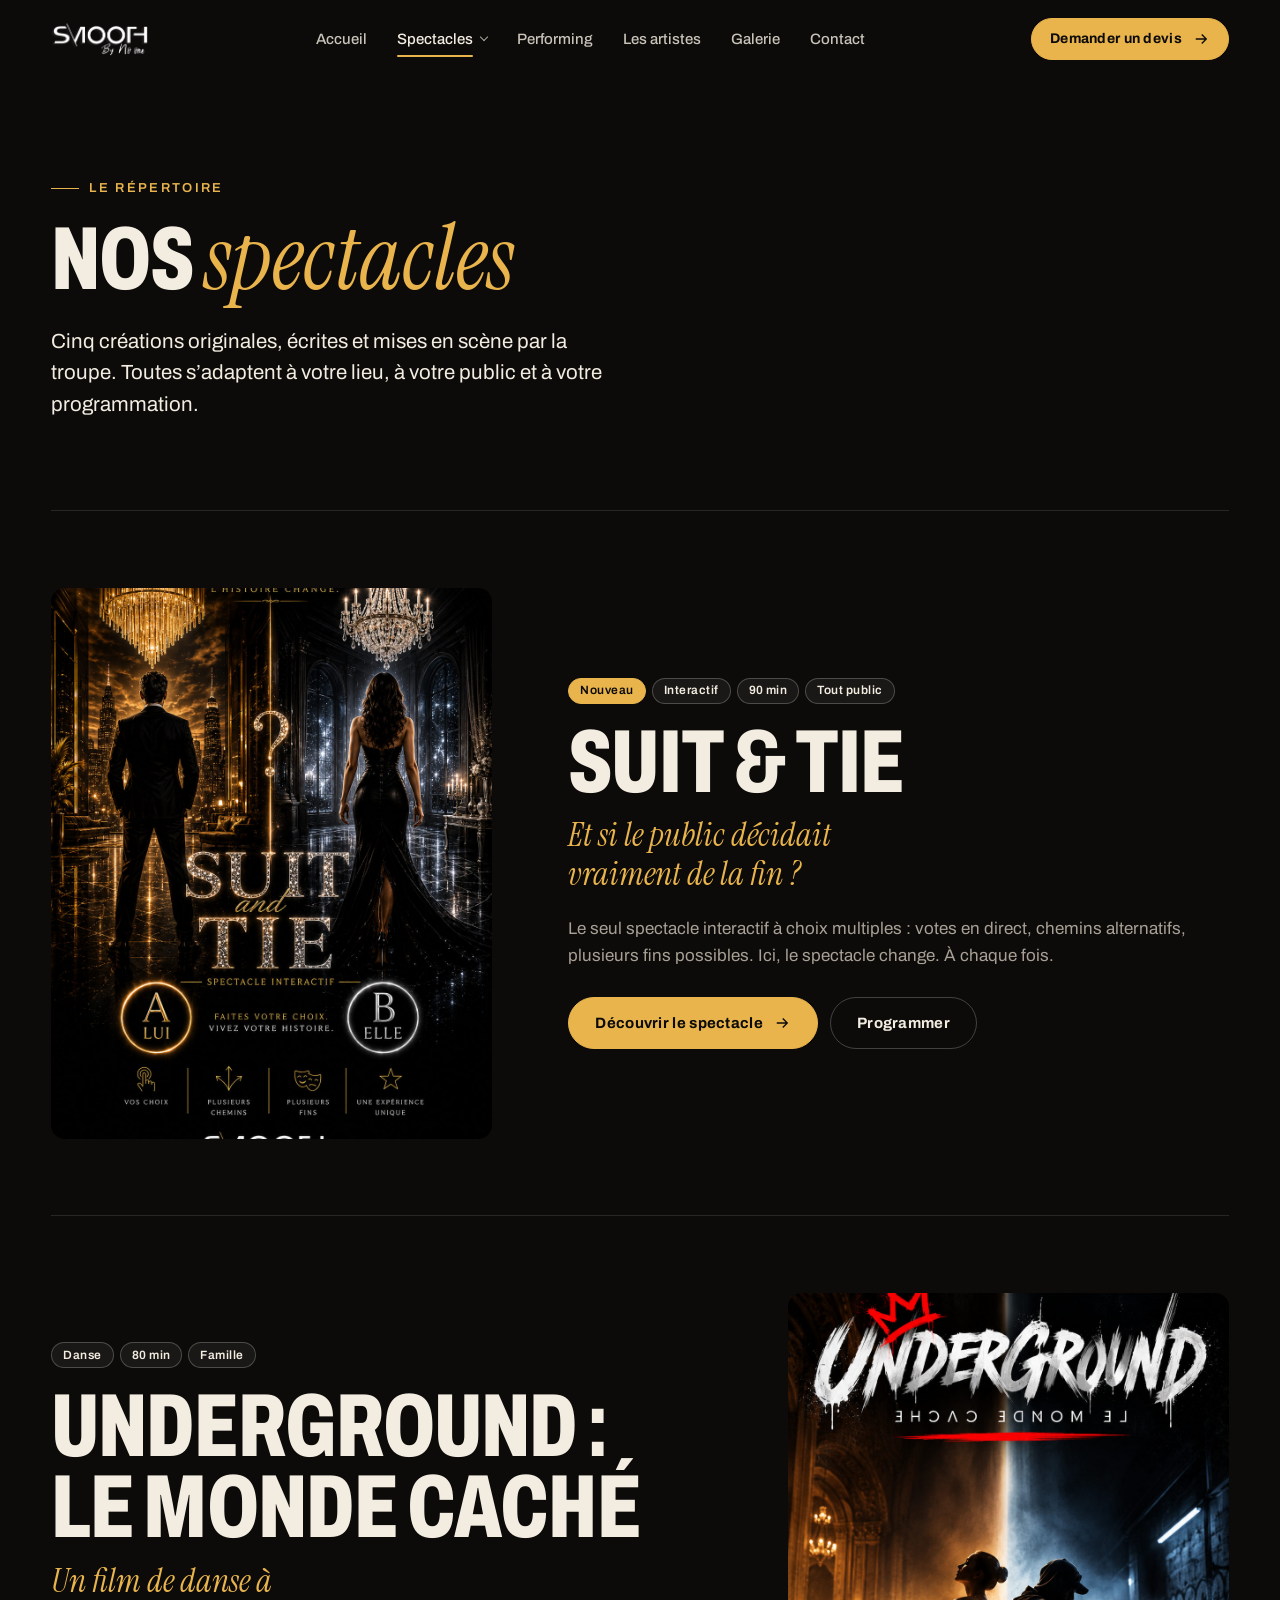
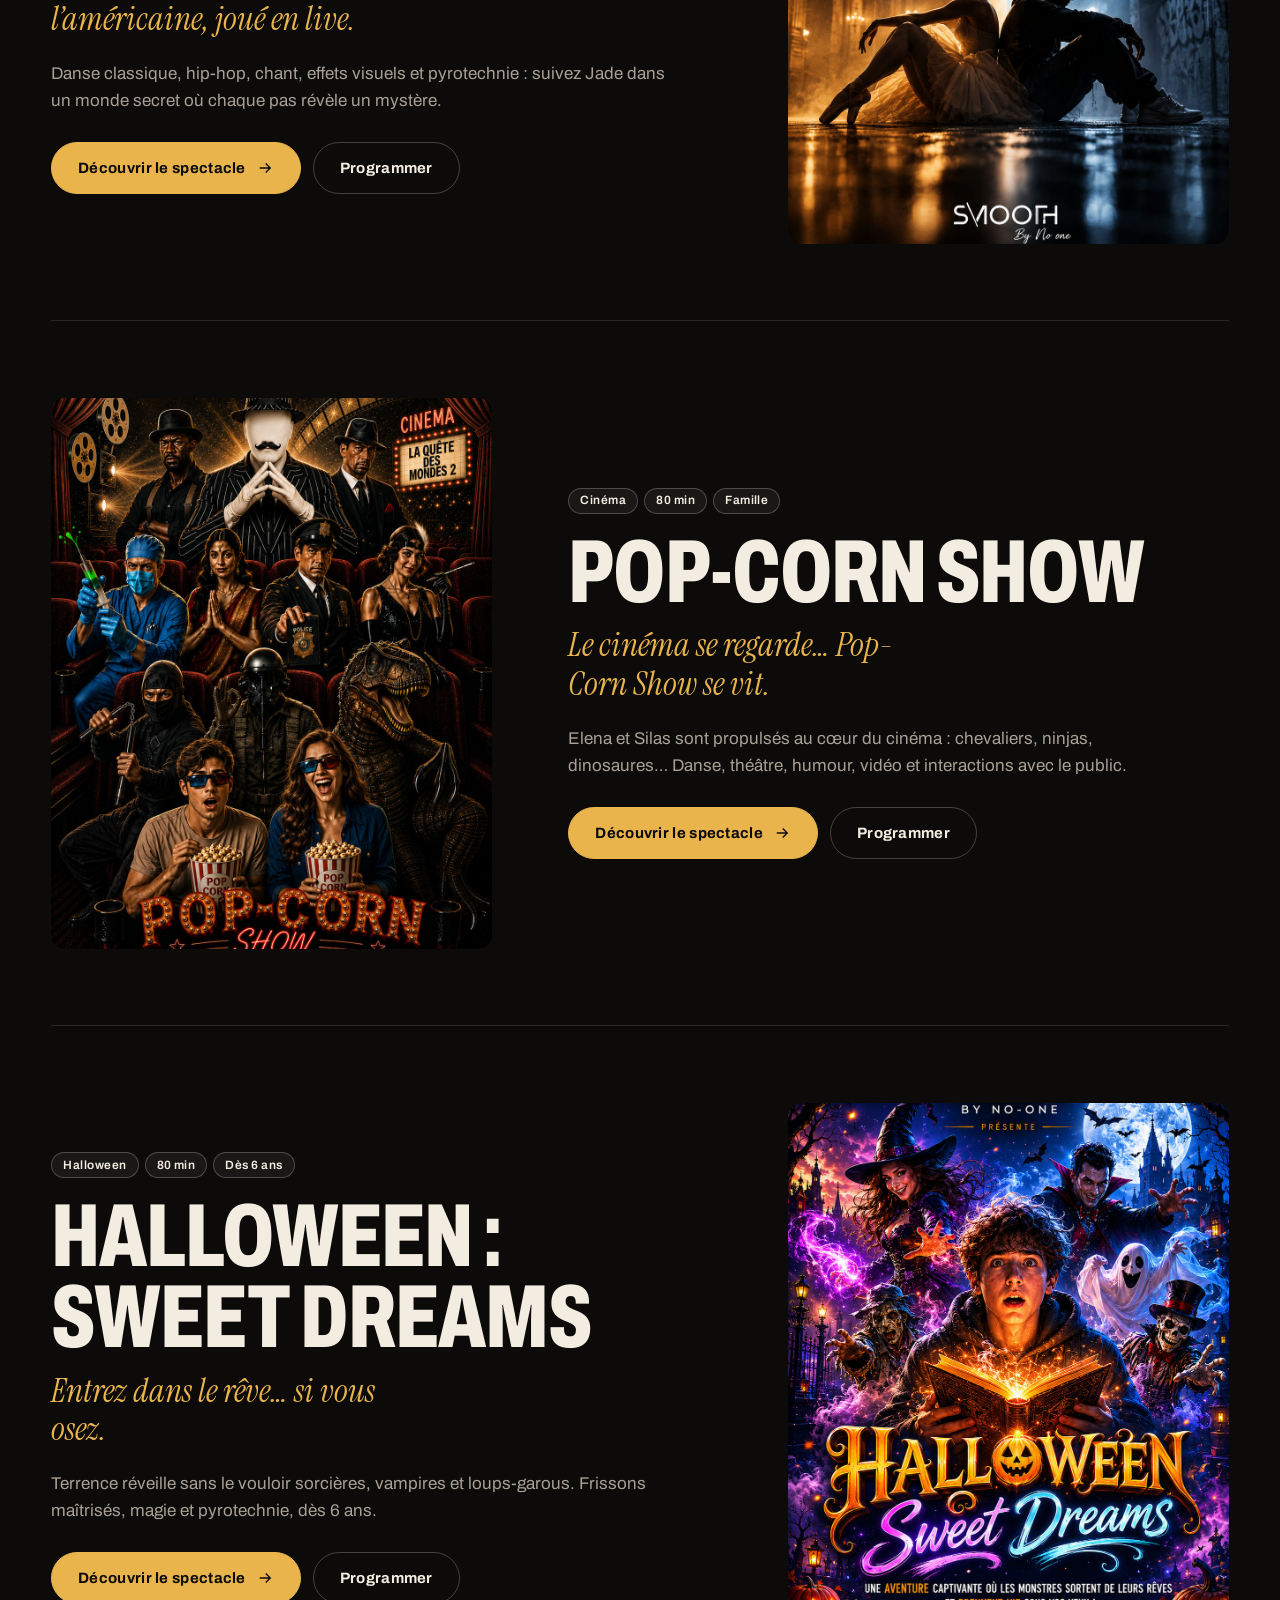
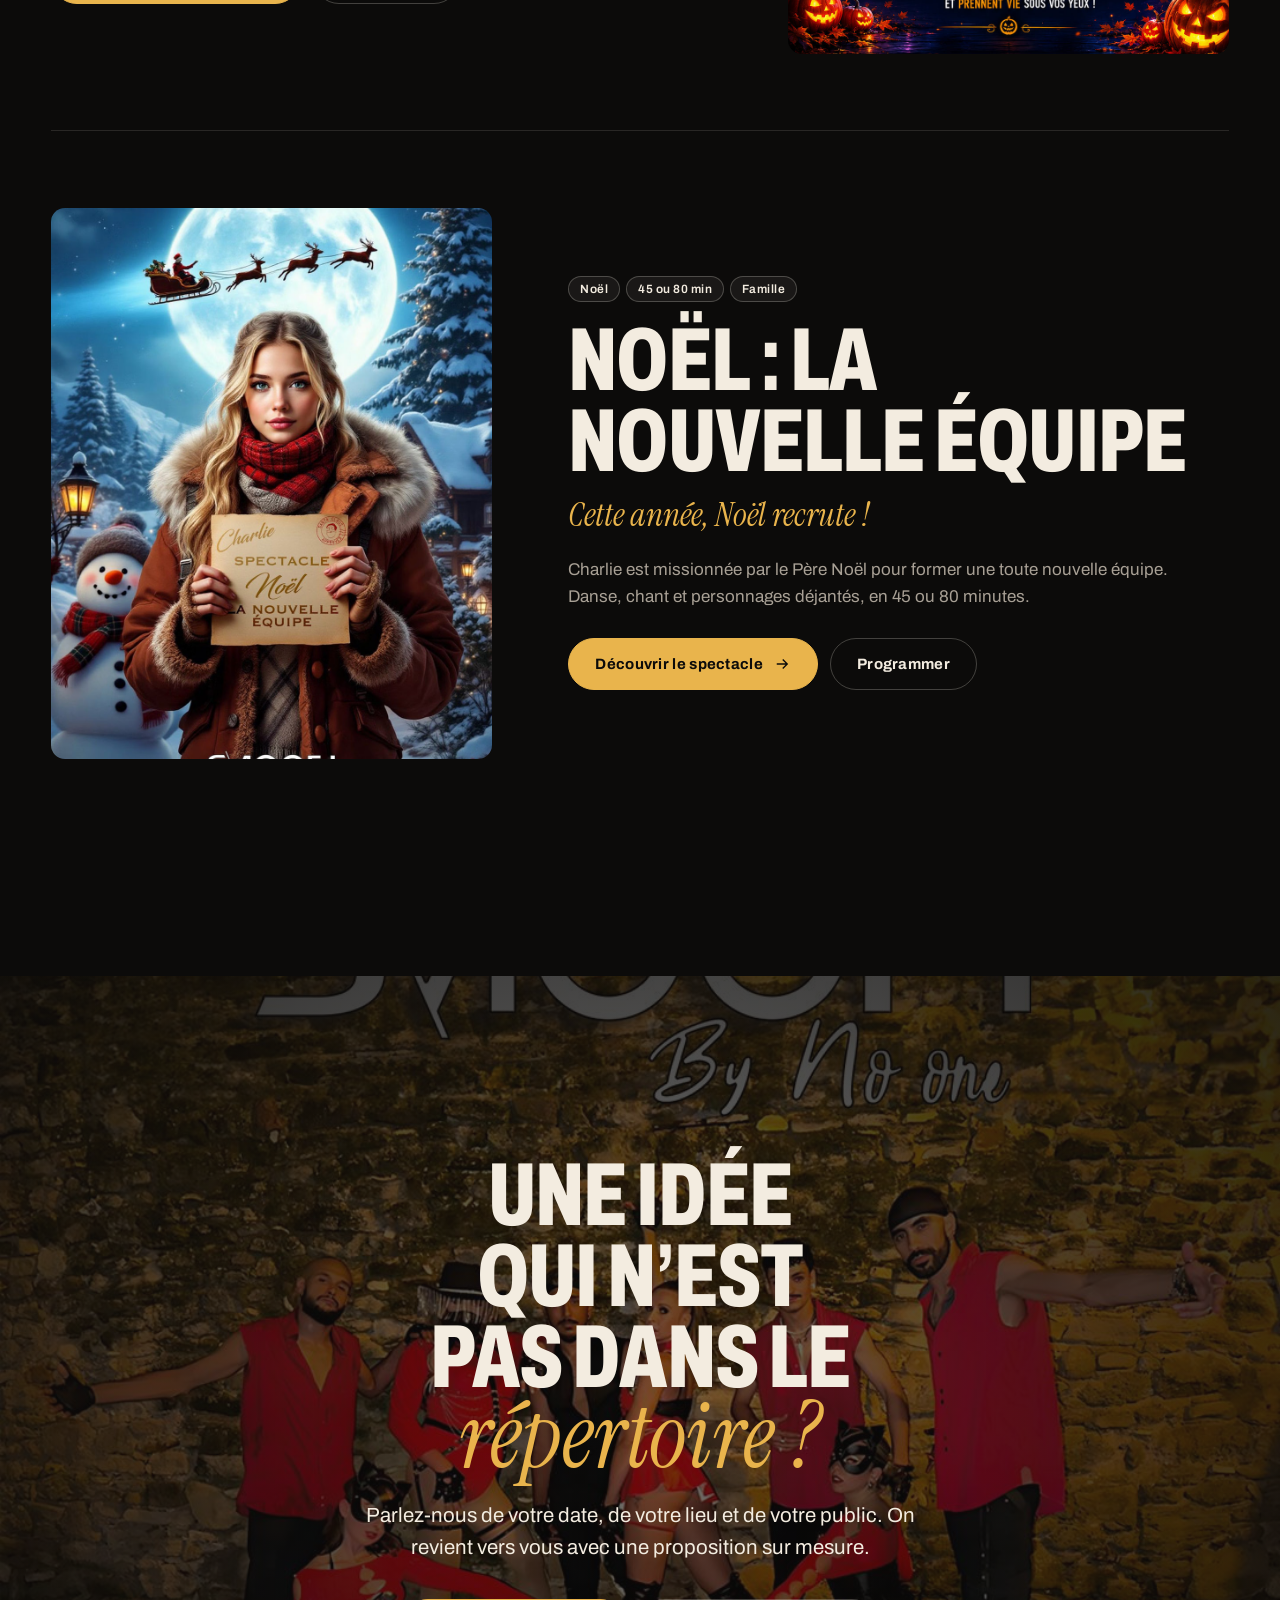
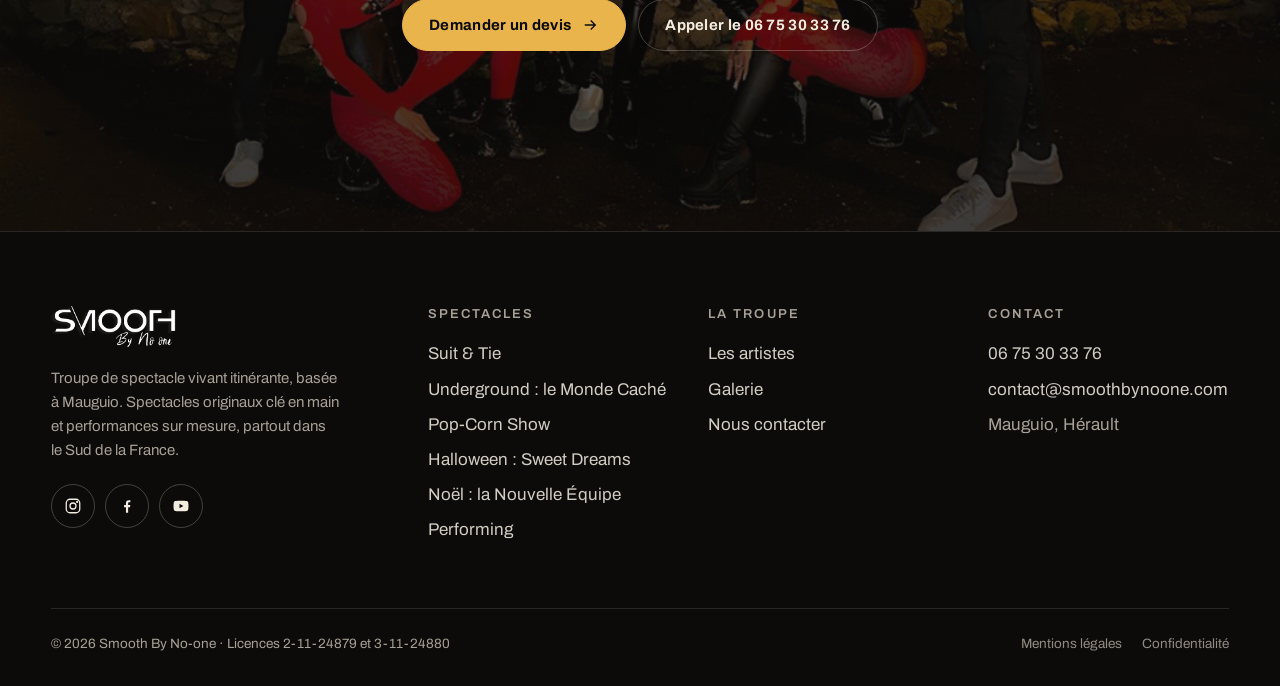
<file: spectacles.html>
<!doctype html>
<html lang="fr">
<head>
  <meta charset="utf-8">
  <meta name="viewport" content="width=device-width, initial-scale=1, viewport-fit=cover">
  <title>Nos spectacles · Smooth By No-one</title>
  <meta name="description" content="Suit & Tie, Underground, Pop-Corn Show, Halloween : Sweet Dreams, Noël : la Nouvelle Équipe. Des spectacles familiaux et immersifs, clé en main.">
  <link rel="canonical" href="https://www.smoothbynoone.com/spectacles">
  <meta name="theme-color" content="#0c0b0a">
  <meta property="og:type" content="website">
  <meta property="og:locale" content="fr_FR">
  <meta property="og:site_name" content="Smooth By No-one">
  <meta property="og:title" content="Nos spectacles · Smooth By No-one">
  <meta property="og:description" content="Suit & Tie, Underground, Pop-Corn Show, Halloween : Sweet Dreams, Noël : la Nouvelle Équipe. Des spectacles familiaux et immersifs, clé en main.">
  <meta property="og:url" content="https://www.smoothbynoone.com/spectacles">
  <meta property="og:image" content="https://www.smoothbynoone.com/assets/img/affiches/suit-and-tie.jpg">
  <meta name="twitter:card" content="summary_large_image">
  <link rel="icon" href="assets/img/favicon.png" type="image/png">
  <link rel="apple-touch-icon" href="assets/img/apple-touch-icon.png">
  <link rel="preconnect" href="https://fonts.googleapis.com">
  <link rel="preconnect" href="https://fonts.gstatic.com" crossorigin>
  <link href="https://fonts.googleapis.com/css2?family=Archivo:wdth,wght@62..125,400..900&family=Instrument+Serif:ital@1&display=swap" rel="stylesheet">
  <script>document.documentElement.classList.add("js")</script>
  <link rel="stylesheet" href="assets/css/style.css?v=cc3ef894">
  <script type="application/ld+json">{"@context":"https://schema.org","@type":"PerformingGroup","name":"Smooth By No-one","url":"https://www.smoothbynoone.com","logo":"https://www.smoothbynoone.com/assets/img/logo-blanc.png","email":"contact@smoothbynoone.com","telephone":"+33675303376","address":{"@type":"PostalAddress","streetAddress":"48 rue du Mistral","postalCode":"34130","addressLocality":"Mauguio","addressCountry":"FR"},"areaServed":"Sud de la France","sameAs":["https://www.instagram.com/smooth_by_no_one/","https://www.facebook.com/smoothbynoone","https://www.youtube.com/@smoothbynoone7067"]}</script>
</head>
<body>
  <a class="sr" href="#contenu">Aller au contenu</a>
  <header class="entete">
    <div class="wrap">
      <a class="logo" href="./" aria-label="Smooth By No-one, accueil"><img src="assets/img/logo-blanc.png" alt="Smooth By No-one" width="814" height="280"></a>
      <nav class="nav" aria-label="Navigation principale">
        <a href="./">Accueil</a>
        <div class="nav-groupe">
          <a href="spectacles.html" aria-current="page">Spectacles</a>
          <div class="sous-menu">
            <div class="sous-menu-liste">
              <a class="sous-menu-lien" href="suitandtie.html"><img src="assets/img/affiches/suit-and-tie.jpg" alt="" width="1000" height="1500" loading="lazy"><span><b>Suit & Tie</b><small>Interactif · 90 min</small></span></a>
              <a class="sous-menu-lien" href="underground.html"><img src="assets/img/affiches/underground.jpg" alt="" width="1000" height="1500" loading="lazy"><span><b>Underground : le Monde Caché</b><small>Danse · 80 min</small></span></a>
              <a class="sous-menu-lien" href="pop-corn.html"><img src="assets/img/affiches/pop-corn.jpg" alt="" width="1000" height="1500" loading="lazy"><span><b>Pop-Corn Show</b><small>Cinéma · 80 min</small></span></a>
              <a class="sous-menu-lien" href="halloween.html"><img src="assets/img/affiches/halloween.jpg" alt="" width="1000" height="1500" loading="lazy"><span><b>Halloween : Sweet Dreams</b><small>Halloween · 80 min</small></span></a>
              <a class="sous-menu-lien" href="noel-la-nouvelle-equipe.html"><img src="assets/img/affiches/noel.jpg" alt="" width="1000" height="1500" loading="lazy"><span><b>Noël : la Nouvelle Équipe</b><small>Noël · 45 ou 80 min</small></span></a>
            </div>
            <div class="sous-menu-pied"><a href="spectacles.html">Tous les spectacles</a><a href="performing.html">Performing sur mesure</a></div>
          </div>
        </div>
        <a href="performing.html">Performing</a>
        <a href="nosartistes.html">Les artistes</a>
        <a href="galerie.html">Galerie</a>
        <a href="contact.html">Contact</a>
      </nav>
      <a class="btn btn-petit" href="contact.html">Demander un devis <svg viewBox="0 0 24 24" fill="none" stroke="currentColor" stroke-width="1.8" aria-hidden="true"><path d="M5 12h14M13 6l6 6-6 6"/></svg></a>
      <button class="burger" aria-label="Ouvrir le menu" aria-expanded="false" aria-controls="menu-mobile"><span></span></button>
    </div>
  </header>
  <div class="menu-mobile" id="menu-mobile">
    <nav aria-label="Navigation mobile">
      <a href="./">Accueil</a>
      <a href="spectacles.html" aria-current="page">Spectacles</a>
      <div class="menu-mobile-sous"><a href="suitandtie.html">Suit & Tie</a><a href="underground.html">Underground : le Monde Caché</a><a href="pop-corn.html">Pop-Corn Show</a><a href="halloween.html">Halloween : Sweet Dreams</a><a href="noel-la-nouvelle-equipe.html">Noël : la Nouvelle Équipe</a></div>
      <a href="performing.html">Performing</a>
      <a href="nosartistes.html">Les artistes</a>
      <a href="galerie.html">Galerie</a>
      <a href="contact.html">Contact</a>
    </nav>
    <div>
      <a class="btn " href="contact.html">Demander un devis <svg viewBox="0 0 24 24" fill="none" stroke="currentColor" stroke-width="1.8" aria-hidden="true"><path d="M5 12h14M13 6l6 6-6 6"/></svg></a>
      <p class="texte" style="margin-top:18px"><a href="tel:+33675303376">06 75 30 33 76</a> · <a href="mailto:contact@smoothbynoone.com">contact@smoothbynoone.com</a></p>
    </div>
  </div>

  <main id="contenu">

    <section class="page-hero">
      <div class="wrap">
        <p class="surtitre">Le répertoire</p>
        <h1 class="titre titre-l">Nos <span class="serif">spectacles</span></h1>
        <p class="chapo">Cinq créations originales, écrites et mises en scène par la troupe. Toutes s’adaptent à votre lieu, à votre public et à votre programmation.</p>
      </div>
    </section>
    <section class="section" style="padding-top:0">
      <div class="wrap">
        
        <article class="rangee">
          <a class="rangee-visuel apparait" href="suitandtie.html"><img src="assets/img/affiches/suit-and-tie.jpg" alt="Affiche Suit & Tie" loading="lazy" width="1000" height="1500"></a>
          <div class="apparait" data-delai="1">
            <div class="affiche-tags"><span class="tag tag-or">Nouveau</span><span class="tag">Interactif</span><span class="tag">90 min</span><span class="tag">Tout public</span></div>
            <h2 class="titre titre-l" style="margin-top:18px">Suit & Tie</h2>
            <p class="fiche-accroche">Et si le public décidait vraiment de la fin ?</p>
            <p class="texte">Le seul spectacle interactif à choix multiples : votes en direct, chemins alternatifs, plusieurs fins possibles. Ici, le spectacle change. À chaque fois.</p>
            <div class="fiche-actions">
              <a class="btn " href="suitandtie.html">Découvrir le spectacle <svg viewBox="0 0 24 24" fill="none" stroke="currentColor" stroke-width="1.8" aria-hidden="true"><path d="M5 12h14M13 6l6 6-6 6"/></svg></a>
              <a class="btn btn-ligne" href="contact.html?spectacle=suit-and-tie">Programmer</a>
            </div>
          </div>
        </article>
        <article class="rangee">
          <a class="rangee-visuel apparait" href="underground.html"><img src="assets/img/affiches/underground.jpg" alt="Affiche Underground : le Monde Caché" loading="lazy" width="1000" height="1500"></a>
          <div class="apparait" data-delai="1">
            <div class="affiche-tags"><span class="tag">Danse</span><span class="tag">80 min</span><span class="tag">Famille</span></div>
            <h2 class="titre titre-l" style="margin-top:18px">Underground : le Monde Caché</h2>
            <p class="fiche-accroche">Un film de danse à l’américaine, joué en live.</p>
            <p class="texte">Danse classique, hip-hop, chant, effets visuels et pyrotechnie : suivez Jade dans un monde secret où chaque pas révèle un mystère.</p>
            <div class="fiche-actions">
              <a class="btn " href="underground.html">Découvrir le spectacle <svg viewBox="0 0 24 24" fill="none" stroke="currentColor" stroke-width="1.8" aria-hidden="true"><path d="M5 12h14M13 6l6 6-6 6"/></svg></a>
              <a class="btn btn-ligne" href="contact.html?spectacle=underground">Programmer</a>
            </div>
          </div>
        </article>
        <article class="rangee">
          <a class="rangee-visuel apparait" href="pop-corn.html"><img src="assets/img/affiches/pop-corn.jpg" alt="Affiche Pop-Corn Show" loading="lazy" width="1000" height="1500"></a>
          <div class="apparait" data-delai="1">
            <div class="affiche-tags"><span class="tag">Cinéma</span><span class="tag">80 min</span><span class="tag">Famille</span></div>
            <h2 class="titre titre-l" style="margin-top:18px">Pop-Corn Show</h2>
            <p class="fiche-accroche">Le cinéma se regarde… Pop-Corn Show se vit.</p>
            <p class="texte">Elena et Silas sont propulsés au cœur du cinéma : chevaliers, ninjas, dinosaures… Danse, théâtre, humour, vidéo et interactions avec le public.</p>
            <div class="fiche-actions">
              <a class="btn " href="pop-corn.html">Découvrir le spectacle <svg viewBox="0 0 24 24" fill="none" stroke="currentColor" stroke-width="1.8" aria-hidden="true"><path d="M5 12h14M13 6l6 6-6 6"/></svg></a>
              <a class="btn btn-ligne" href="contact.html?spectacle=pop-corn">Programmer</a>
            </div>
          </div>
        </article>
        <article class="rangee">
          <a class="rangee-visuel apparait" href="halloween.html"><img src="assets/img/affiches/halloween.jpg" alt="Affiche Halloween : Sweet Dreams" loading="lazy" width="1000" height="1500"></a>
          <div class="apparait" data-delai="1">
            <div class="affiche-tags"><span class="tag">Halloween</span><span class="tag">80 min</span><span class="tag">Dès 6 ans</span></div>
            <h2 class="titre titre-l" style="margin-top:18px">Halloween : Sweet Dreams</h2>
            <p class="fiche-accroche">Entrez dans le rêve… si vous osez.</p>
            <p class="texte">Terrence réveille sans le vouloir sorcières, vampires et loups-garous. Frissons maîtrisés, magie et pyrotechnie, dès 6 ans.</p>
            <div class="fiche-actions">
              <a class="btn " href="halloween.html">Découvrir le spectacle <svg viewBox="0 0 24 24" fill="none" stroke="currentColor" stroke-width="1.8" aria-hidden="true"><path d="M5 12h14M13 6l6 6-6 6"/></svg></a>
              <a class="btn btn-ligne" href="contact.html?spectacle=halloween">Programmer</a>
            </div>
          </div>
        </article>
        <article class="rangee">
          <a class="rangee-visuel apparait" href="noel-la-nouvelle-equipe.html"><img src="assets/img/affiches/noel.jpg" alt="Affiche Noël : la Nouvelle Équipe" loading="lazy" width="1000" height="1500"></a>
          <div class="apparait" data-delai="1">
            <div class="affiche-tags"><span class="tag">Noël</span><span class="tag">45 ou 80 min</span><span class="tag">Famille</span></div>
            <h2 class="titre titre-l" style="margin-top:18px">Noël : la Nouvelle Équipe</h2>
            <p class="fiche-accroche">Cette année, Noël recrute !</p>
            <p class="texte">Charlie est missionnée par le Père Noël pour former une toute nouvelle équipe. Danse, chant et personnages déjantés, en 45 ou 80 minutes.</p>
            <div class="fiche-actions">
              <a class="btn " href="noel-la-nouvelle-equipe.html">Découvrir le spectacle <svg viewBox="0 0 24 24" fill="none" stroke="currentColor" stroke-width="1.8" aria-hidden="true"><path d="M5 12h14M13 6l6 6-6 6"/></svg></a>
              <a class="btn btn-ligne" href="contact.html?spectacle=noel">Programmer</a>
            </div>
          </div>
        </article>
      </div>
    </section>

    <section class="appel">
      <img src="assets/img/photos/troupe-rouge.jpg" alt="" loading="lazy">
      <div class="wrap apparait">
        <h2 class="titre titre-l">Une idée qui n’est pas dans le <span class="serif">répertoire ?</span></h2>
        <p class="chapo">Parlez-nous de votre date, de votre lieu et de votre public. On revient vers vous avec une proposition sur mesure.</p>
        <div class="appel-actions">
          <a class="btn " href="contact.html">Demander un devis <svg viewBox="0 0 24 24" fill="none" stroke="currentColor" stroke-width="1.8" aria-hidden="true"><path d="M5 12h14M13 6l6 6-6 6"/></svg></a>
          <a class="btn btn-ligne" href="tel:+33675303376">Appeler le 06 75 30 33 76</a>
        </div>
      </div>
    </section>
  </main>

  <footer class="pied">
    <div class="wrap">
      <div class="pied-grille">
        <div class="pied-marque">
          <img src="assets/img/logo-blanc.png" alt="Smooth By No-one" width="160" height="55" style="height:44px;width:auto">
          <p>Troupe de spectacle vivant itinérante, basée à Mauguio. Spectacles originaux clé en main et performances sur mesure, partout dans le Sud de la France.</p>
          <div class="reseaux">
            <a href="https://www.instagram.com/smooth_by_no_one/" aria-label="Instagram" target="_blank" rel="noopener"><svg viewBox="0 0 24 24" fill="none" stroke="currentColor" stroke-width="1.7" aria-hidden="true"><rect x="3" y="3" width="18" height="18" rx="5"/><circle cx="12" cy="12" r="4"/><circle cx="17.5" cy="6.5" r=".6" fill="currentColor"/></svg></a>
            <a href="https://www.facebook.com/smoothbynoone" aria-label="Facebook" target="_blank" rel="noopener"><svg viewBox="0 0 24 24" fill="currentColor" aria-hidden="true"><path d="M13.5 21v-7.5h2.5l.4-3h-2.9V8.6c0-.9.3-1.5 1.5-1.5h1.5V4.4c-.3 0-1.2-.1-2.2-.1-2.2 0-3.7 1.3-3.7 3.8v2.4H8.1v3h2.5V21h2.9z"/></svg></a>
            <a href="https://www.youtube.com/@smoothbynoone7067" aria-label="YouTube" target="_blank" rel="noopener"><svg viewBox="0 0 24 24" fill="currentColor" aria-hidden="true"><path d="M21.6 7.2a2.5 2.5 0 0 0-1.8-1.8C18.3 5 12 5 12 5s-6.3 0-7.8.4A2.5 2.5 0 0 0 2.4 7.2 26 26 0 0 0 2 12c0 1.6.1 3.2.4 4.8a2.5 2.5 0 0 0 1.8 1.8C5.7 19 12 19 12 19s6.3 0 7.8-.4a2.5 2.5 0 0 0 1.8-1.8c.3-1.6.4-3.2.4-4.8s-.1-3.2-.4-4.8zM10 15V9l5.2 3L10 15z"/></svg></a>
          </div>
        </div>
        <div>
          <h4>Spectacles</h4>
          <ul>
            <li><a href="suitandtie.html">Suit & Tie</a></li>
            <li><a href="underground.html">Underground : le Monde Caché</a></li>
            <li><a href="pop-corn.html">Pop-Corn Show</a></li>
            <li><a href="halloween.html">Halloween : Sweet Dreams</a></li>
            <li><a href="noel-la-nouvelle-equipe.html">Noël : la Nouvelle Équipe</a></li>
            <li><a href="performing.html">Performing</a></li>
          </ul>
        </div>
        <div>
          <h4>La troupe</h4>
          <ul>
            <li><a href="nosartistes.html">Les artistes</a></li>
            <li><a href="galerie.html">Galerie</a></li>
            <li><a href="contact.html">Nous contacter</a></li>
          </ul>
        </div>
        <div>
          <h4>Contact</h4>
          <ul>
            <li><a href="tel:+33675303376">06 75 30 33 76</a></li>
            <li><a href="mailto:contact@smoothbynoone.com">contact@smoothbynoone.com</a></li>
            <li style="color:var(--gris)">Mauguio, Hérault</li>
          </ul>
        </div>
      </div>
      <div class="pied-bas">
        <span>© 2026 Smooth By No-one · Licences 2-11-24879 et 3-11-24880</span>
        <ul>
          <li><a href="mentions-legales.html">Mentions légales</a></li>
          <li><a href="confidentialite.html">Confidentialité</a></li>
        </ul>
      </div>
    </div>
  </footer>
  <script src="assets/js/main.js?v=0501503d" defer></script>
</body>
</html>
</file>
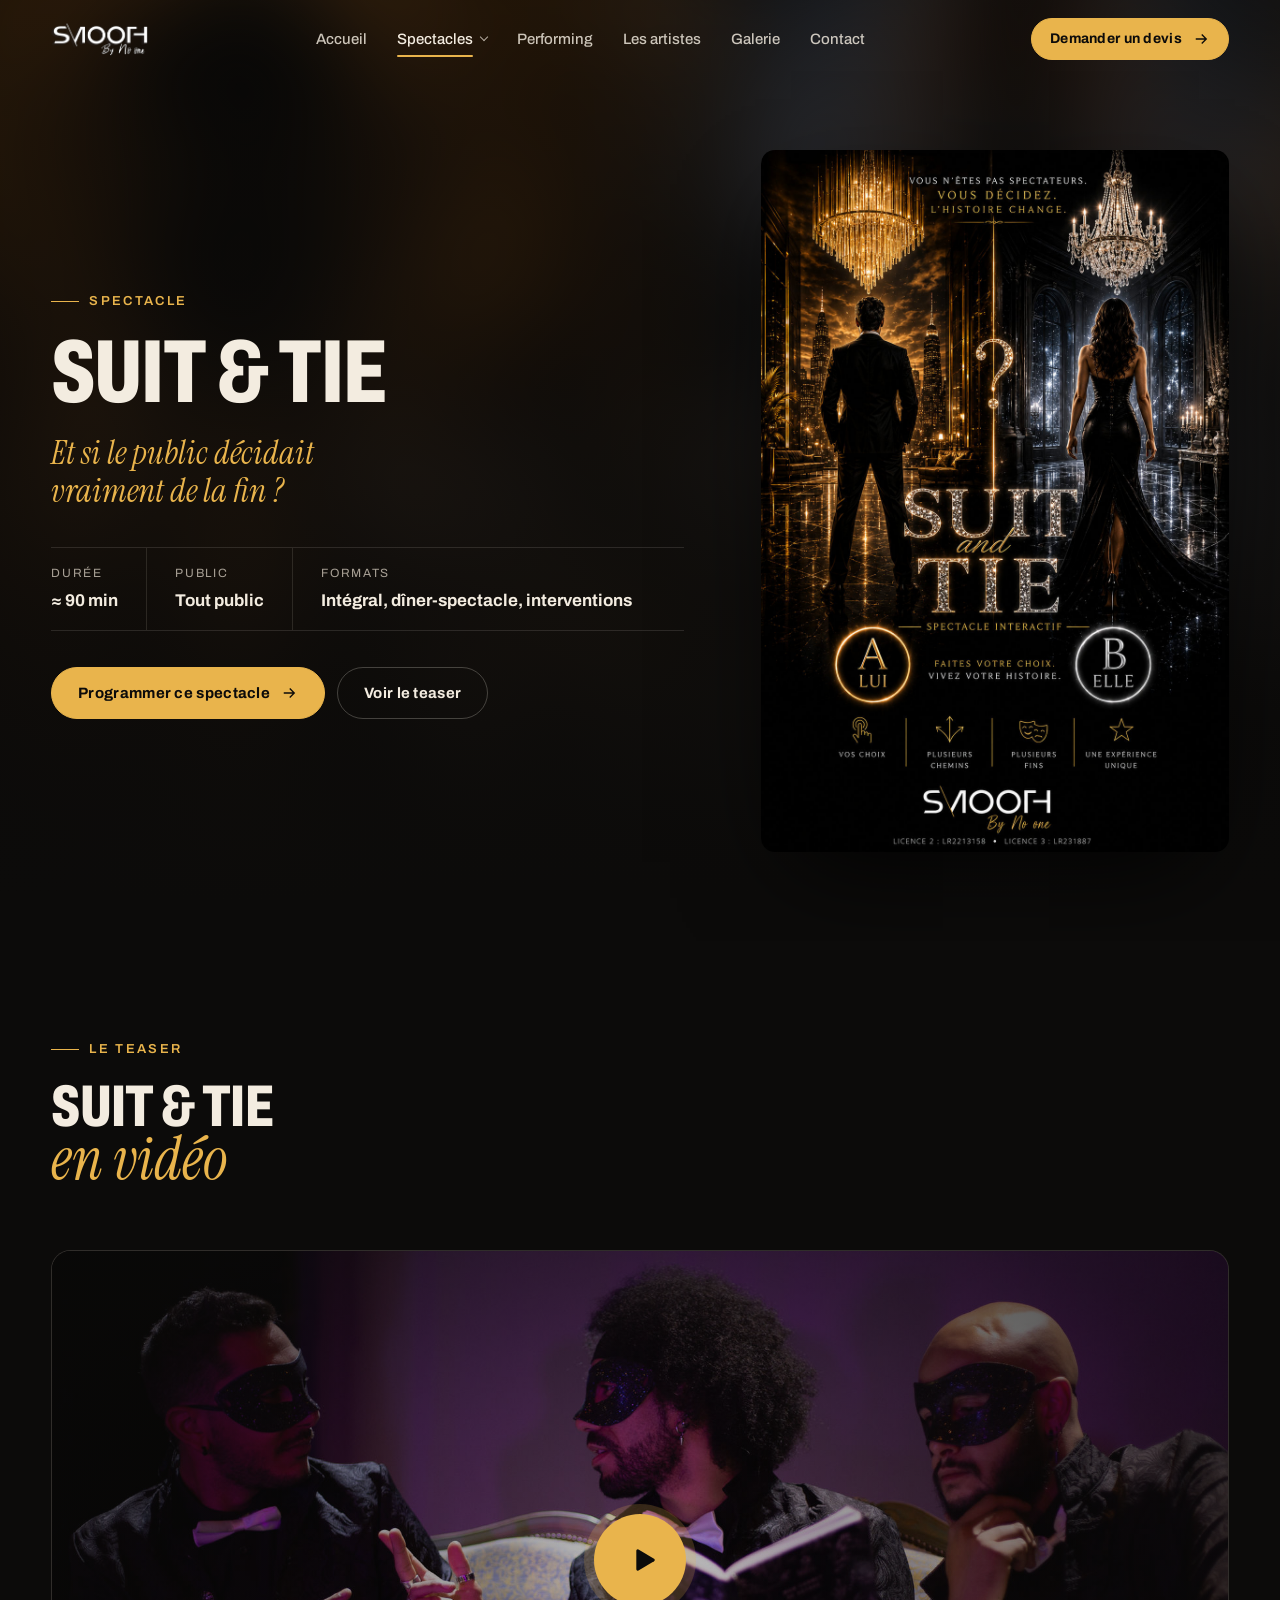
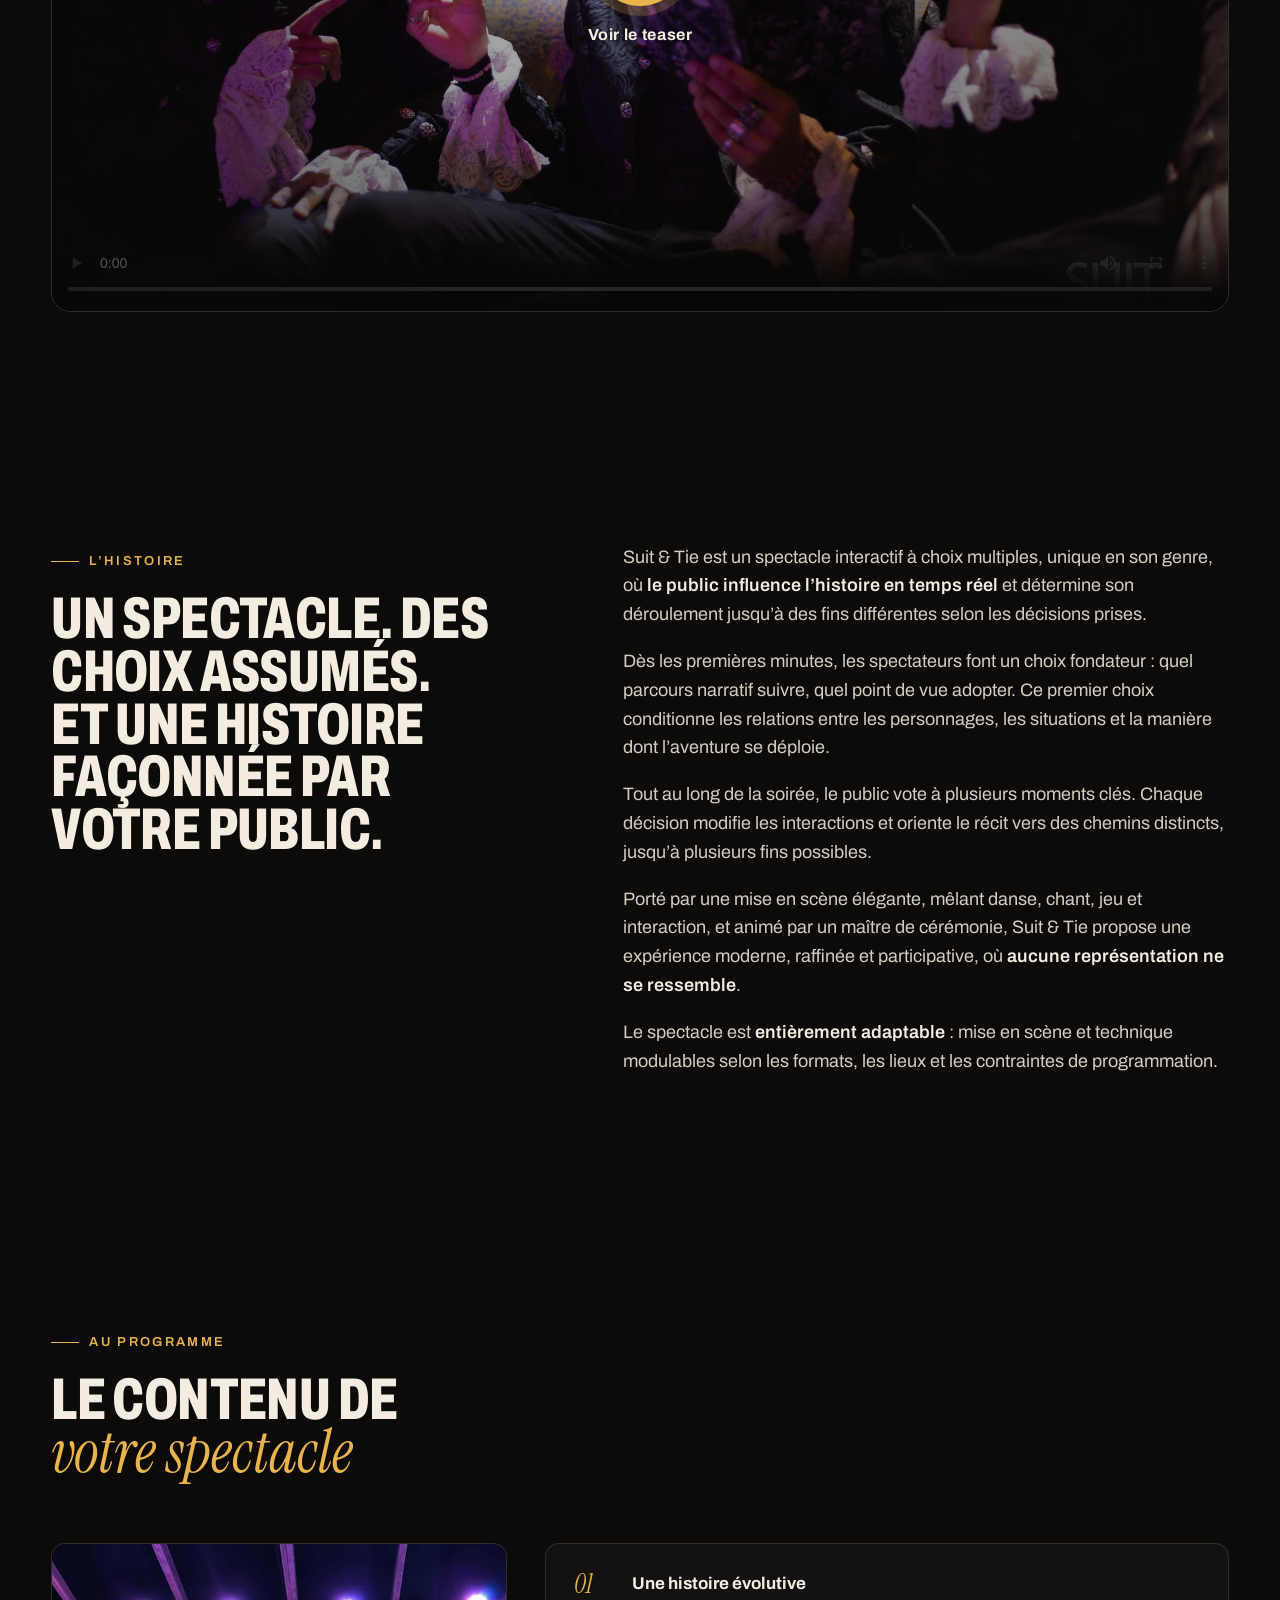
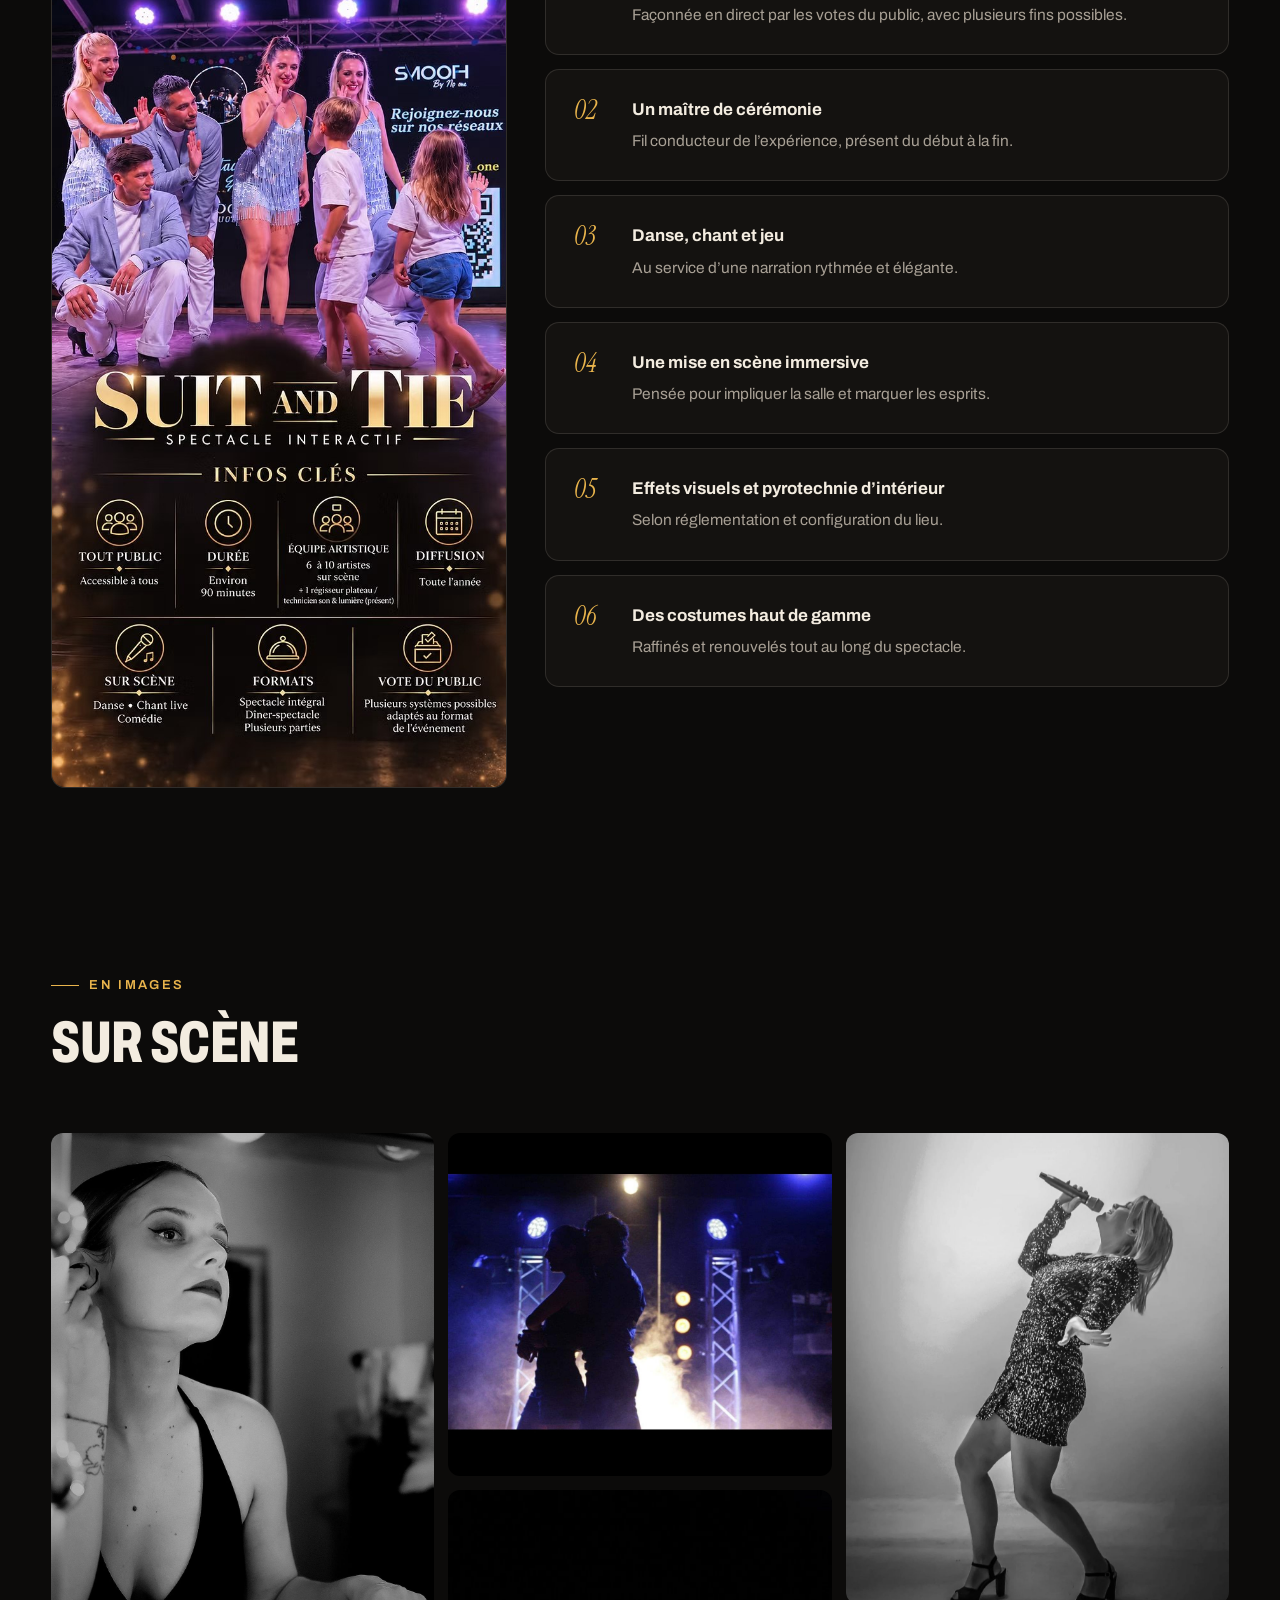
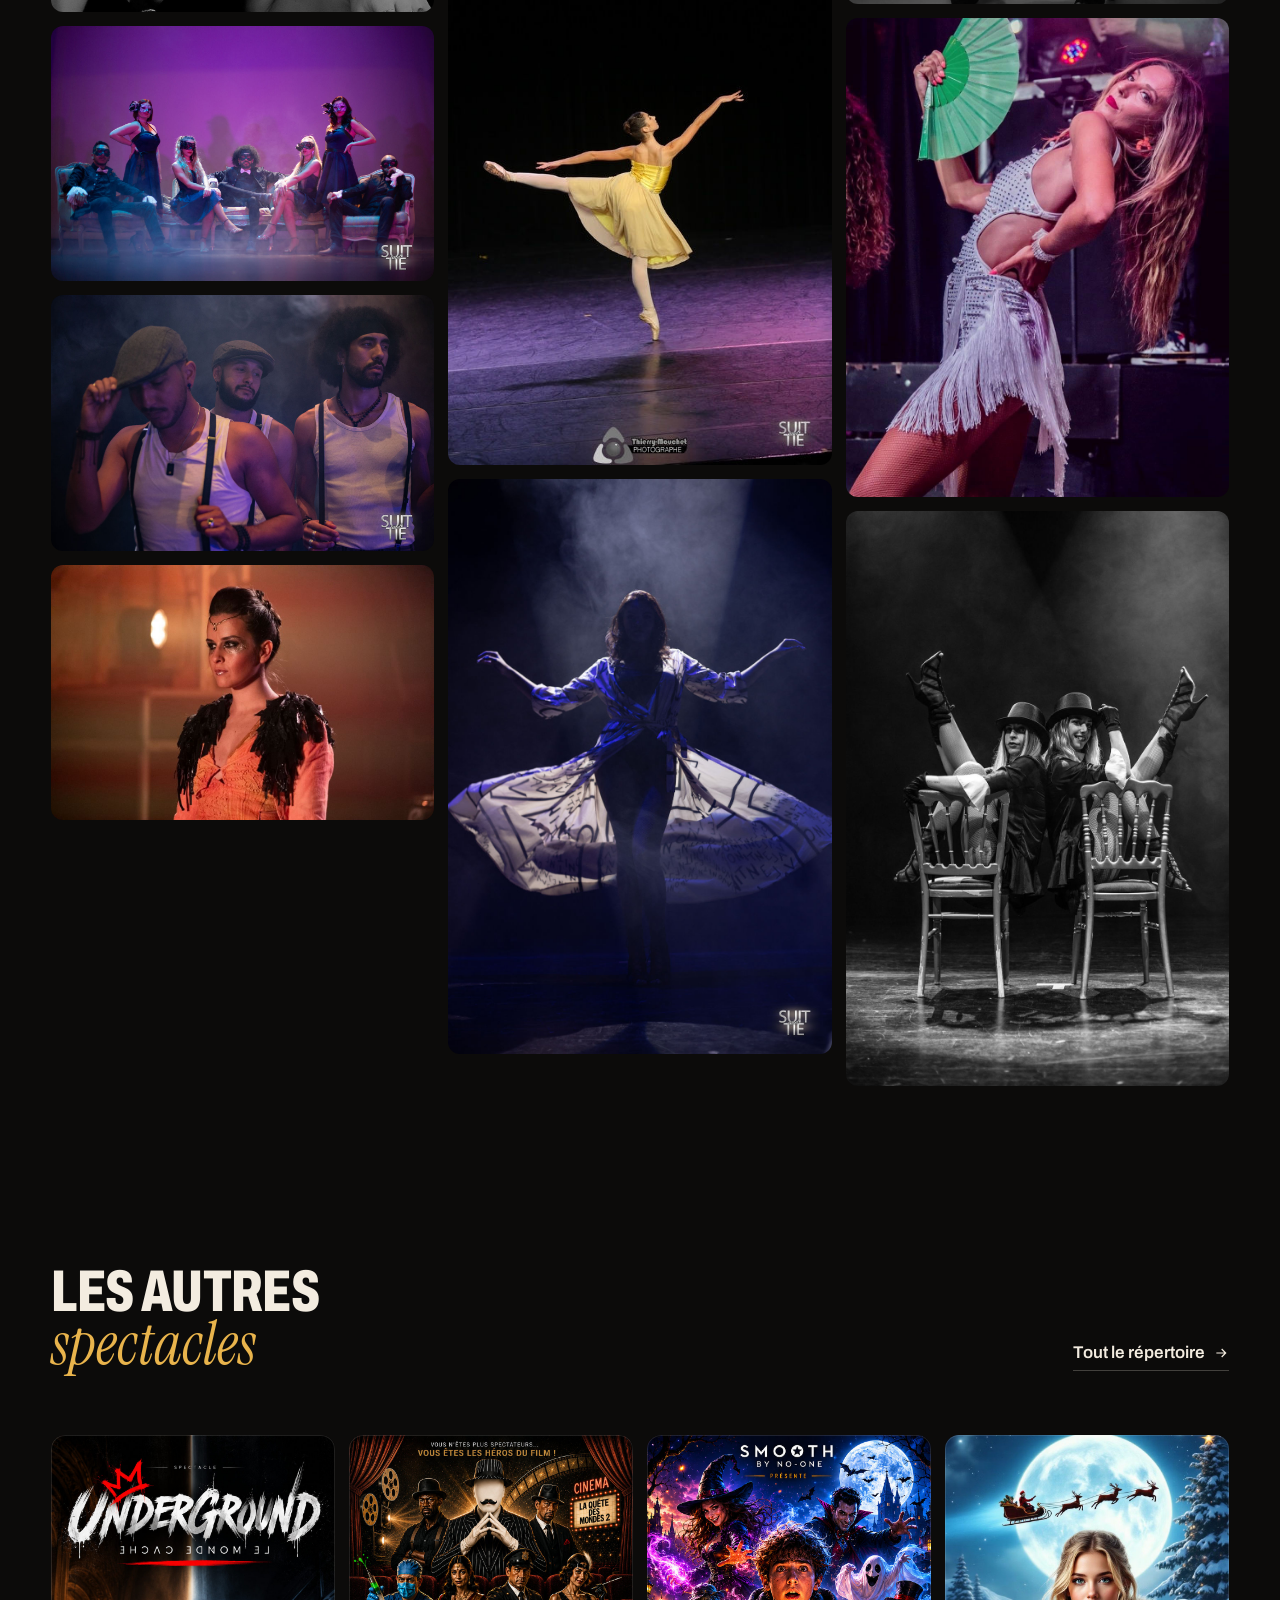
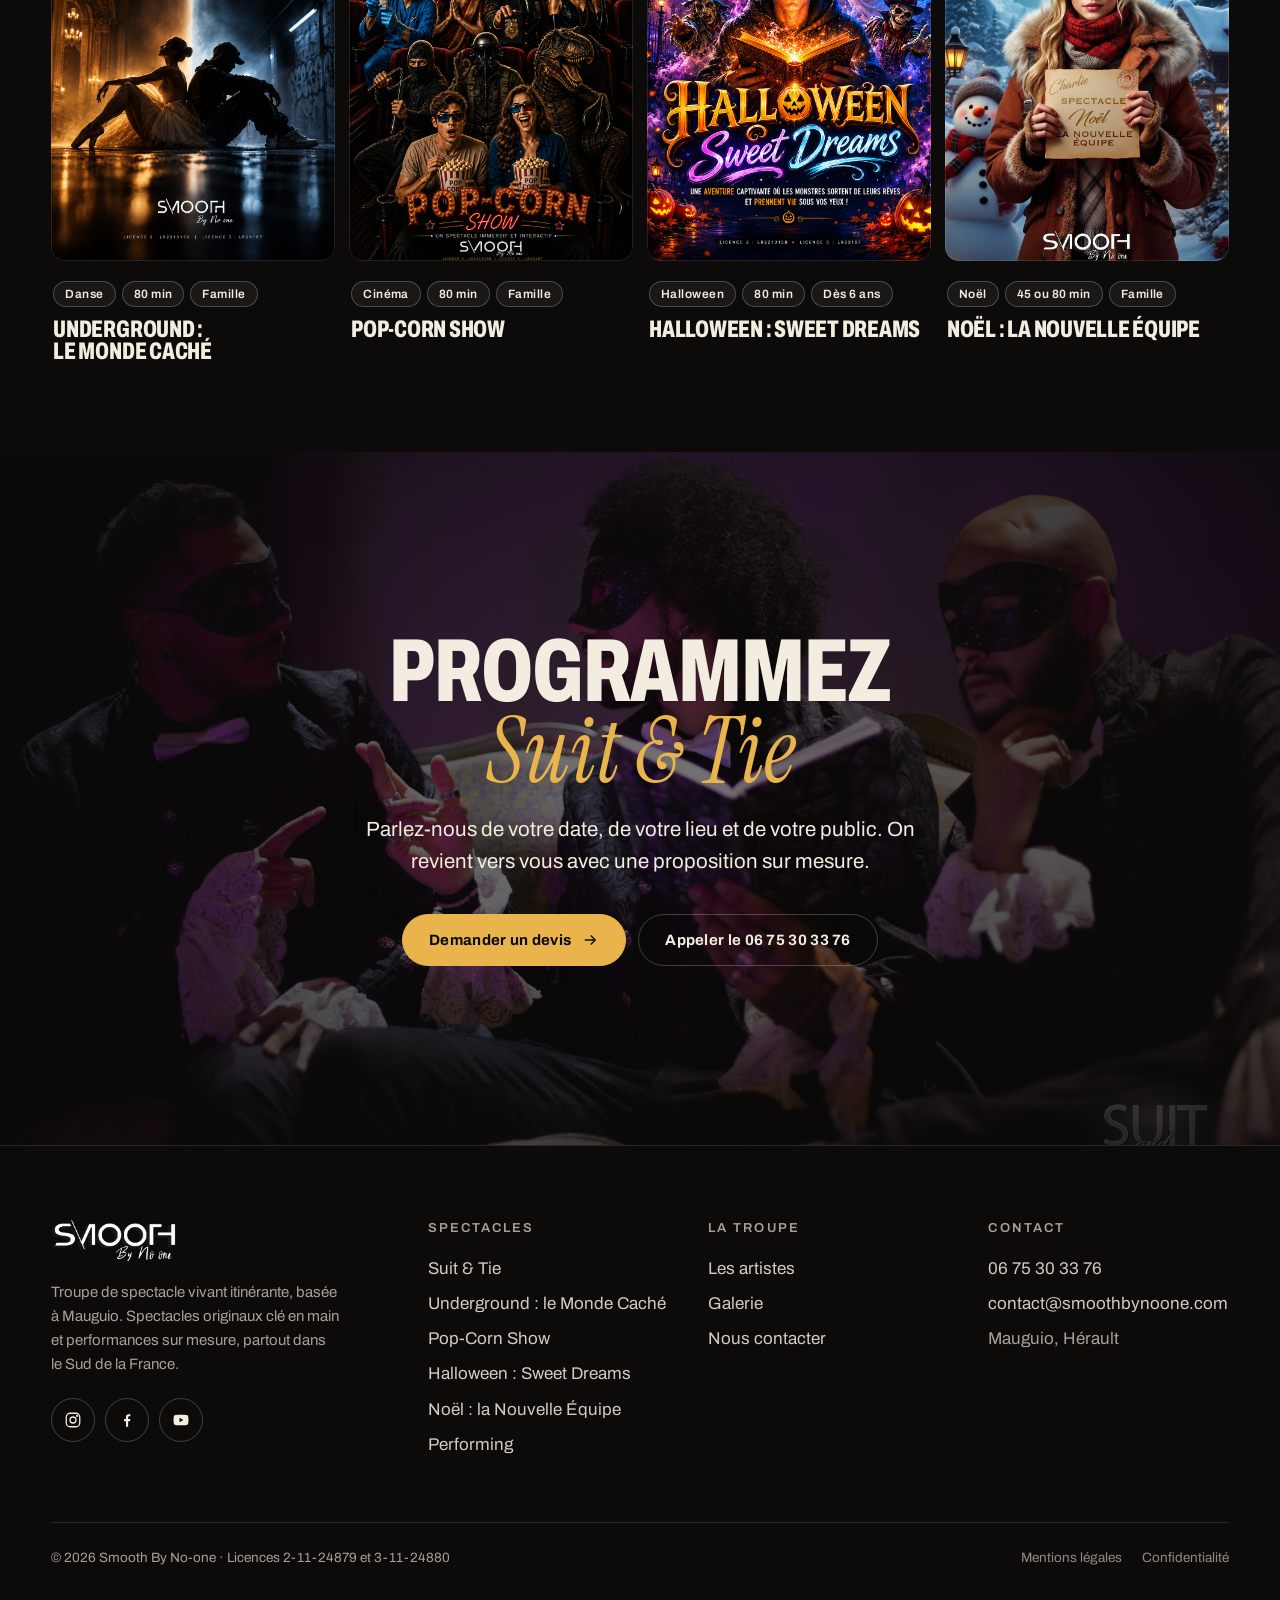
<file: suitandtie.html>
<!doctype html>
<html lang="fr">
<head>
  <meta charset="utf-8">
  <meta name="viewport" content="width=device-width, initial-scale=1, viewport-fit=cover">
  <title>Suit & Tie · Spectacle · Smooth By No-one</title>
  <meta name="description" content="Et si le public décidait vraiment de la fin ? Le seul spectacle interactif à choix multiples : votes en direct, chemins alternatifs, plusieurs fins possibles.">
  <link rel="canonical" href="https://www.smoothbynoone.com/suitandtie">
  <meta name="theme-color" content="#0c0b0a">
  <meta property="og:type" content="website">
  <meta property="og:locale" content="fr_FR">
  <meta property="og:site_name" content="Smooth By No-one">
  <meta property="og:title" content="Suit & Tie · Spectacle · Smooth By No-one">
  <meta property="og:description" content="Et si le public décidait vraiment de la fin ? Le seul spectacle interactif à choix multiples : votes en direct, chemins alternatifs, plusieurs fins possibles.">
  <meta property="og:url" content="https://www.smoothbynoone.com/suitandtie">
  <meta property="og:image" content="https://www.smoothbynoone.com/assets/img/affiches/suit-and-tie.jpg">
  <meta name="twitter:card" content="summary_large_image">
  <link rel="icon" href="assets/img/favicon.png" type="image/png">
  <link rel="apple-touch-icon" href="assets/img/apple-touch-icon.png">
  <link rel="preconnect" href="https://fonts.googleapis.com">
  <link rel="preconnect" href="https://fonts.gstatic.com" crossorigin>
  <link href="https://fonts.googleapis.com/css2?family=Archivo:wdth,wght@62..125,400..900&family=Instrument+Serif:ital@1&display=swap" rel="stylesheet">
  <script>document.documentElement.classList.add("js")</script>
  <link rel="stylesheet" href="assets/css/style.css?v=cc3ef894">
  <script type="application/ld+json">[{"@context":"https://schema.org","@type":"PerformingGroup","name":"Smooth By No-one","url":"https://www.smoothbynoone.com","logo":"https://www.smoothbynoone.com/assets/img/logo-blanc.png","email":"contact@smoothbynoone.com","telephone":"+33675303376","address":{"@type":"PostalAddress","streetAddress":"48 rue du Mistral","postalCode":"34130","addressLocality":"Mauguio","addressCountry":"FR"},"areaServed":"Sud de la France","sameAs":["https://www.instagram.com/smooth_by_no_one/","https://www.facebook.com/smoothbynoone","https://www.youtube.com/@smoothbynoone7067"]},{"@context":"https://schema.org","@type":"CreativeWork","name":"Suit & Tie","description":"Le seul spectacle interactif à choix multiples : votes en direct, chemins alternatifs, plusieurs fins possibles. Ici, le spectacle change. À chaque fois.","image":"https://www.smoothbynoone.com/assets/img/affiches/suit-and-tie.jpg","creator":{"@type":"PerformingGroup","name":"Smooth By No-one"}}]</script>
</head>
<body>
  <a class="sr" href="#contenu">Aller au contenu</a>
  <header class="entete">
    <div class="wrap">
      <a class="logo" href="./" aria-label="Smooth By No-one, accueil"><img src="assets/img/logo-blanc.png" alt="Smooth By No-one" width="814" height="280"></a>
      <nav class="nav" aria-label="Navigation principale">
        <a href="./">Accueil</a>
        <div class="nav-groupe">
          <a href="spectacles.html" aria-current="page">Spectacles</a>
          <div class="sous-menu">
            <div class="sous-menu-liste">
              <a class="sous-menu-lien" href="suitandtie.html" aria-current="page"><img src="assets/img/affiches/suit-and-tie.jpg" alt="" width="1000" height="1500" loading="lazy"><span><b>Suit & Tie</b><small>Interactif · 90 min</small></span></a>
              <a class="sous-menu-lien" href="underground.html"><img src="assets/img/affiches/underground.jpg" alt="" width="1000" height="1500" loading="lazy"><span><b>Underground : le Monde Caché</b><small>Danse · 80 min</small></span></a>
              <a class="sous-menu-lien" href="pop-corn.html"><img src="assets/img/affiches/pop-corn.jpg" alt="" width="1000" height="1500" loading="lazy"><span><b>Pop-Corn Show</b><small>Cinéma · 80 min</small></span></a>
              <a class="sous-menu-lien" href="halloween.html"><img src="assets/img/affiches/halloween.jpg" alt="" width="1000" height="1500" loading="lazy"><span><b>Halloween : Sweet Dreams</b><small>Halloween · 80 min</small></span></a>
              <a class="sous-menu-lien" href="noel-la-nouvelle-equipe.html"><img src="assets/img/affiches/noel.jpg" alt="" width="1000" height="1500" loading="lazy"><span><b>Noël : la Nouvelle Équipe</b><small>Noël · 45 ou 80 min</small></span></a>
            </div>
            <div class="sous-menu-pied"><a href="spectacles.html">Tous les spectacles</a><a href="performing.html">Performing sur mesure</a></div>
          </div>
        </div>
        <a href="performing.html">Performing</a>
        <a href="nosartistes.html">Les artistes</a>
        <a href="galerie.html">Galerie</a>
        <a href="contact.html">Contact</a>
      </nav>
      <a class="btn btn-petit" href="contact.html">Demander un devis <svg viewBox="0 0 24 24" fill="none" stroke="currentColor" stroke-width="1.8" aria-hidden="true"><path d="M5 12h14M13 6l6 6-6 6"/></svg></a>
      <button class="burger" aria-label="Ouvrir le menu" aria-expanded="false" aria-controls="menu-mobile"><span></span></button>
    </div>
  </header>
  <div class="menu-mobile" id="menu-mobile">
    <nav aria-label="Navigation mobile">
      <a href="./">Accueil</a>
      <a href="spectacles.html" aria-current="page">Spectacles</a>
      <div class="menu-mobile-sous"><a href="suitandtie.html" aria-current="page">Suit & Tie</a><a href="underground.html">Underground : le Monde Caché</a><a href="pop-corn.html">Pop-Corn Show</a><a href="halloween.html">Halloween : Sweet Dreams</a><a href="noel-la-nouvelle-equipe.html">Noël : la Nouvelle Équipe</a></div>
      <a href="performing.html">Performing</a>
      <a href="nosartistes.html">Les artistes</a>
      <a href="galerie.html">Galerie</a>
      <a href="contact.html">Contact</a>
    </nav>
    <div>
      <a class="btn " href="contact.html">Demander un devis <svg viewBox="0 0 24 24" fill="none" stroke="currentColor" stroke-width="1.8" aria-hidden="true"><path d="M5 12h14M13 6l6 6-6 6"/></svg></a>
      <p class="texte" style="margin-top:18px"><a href="tel:+33675303376">06 75 30 33 76</a> · <a href="mailto:contact@smoothbynoone.com">contact@smoothbynoone.com</a></p>
    </div>
  </div>

  <main id="contenu">

    <section class="fiche-hero">
      <div class="fiche-hero-fond" aria-hidden="true"><img src="assets/img/affiches/suit-and-tie.jpg" alt=""></div>
      <div class="wrap fiche-grille">
        <div class="apparait">
          <p class="surtitre">Spectacle</p>
          <h1 class="titre titre-l">Suit & Tie</h1>
          <p class="fiche-accroche">Et si le public décidait vraiment de la fin ?</p>
          <dl class="fiche-infos">
            <div><dt>Durée</dt><dd>≈ 90 min</dd></div><div><dt>Public</dt><dd>Tout public</dd></div><div><dt>Formats</dt><dd>Intégral, dîner-spectacle, interventions</dd></div>
          </dl>
          <div class="fiche-actions">
            <a class="btn " href="contact.html?spectacle=suit-and-tie">Programmer ce spectacle <svg viewBox="0 0 24 24" fill="none" stroke="currentColor" stroke-width="1.8" aria-hidden="true"><path d="M5 12h14M13 6l6 6-6 6"/></svg></a>
            <a class="btn btn-ligne" href="#t-teaser">Voir le teaser</a>
          </div>
        </div>
        <div class="fiche-affiche apparait" data-delai="1"><img src="assets/img/affiches/suit-and-tie.jpg" alt="Affiche Suit & Tie" width="1000" height="1500" fetchpriority="high"></div>
      </div>
    </section>


    <section class="section section-serree" aria-labelledby="t-teaser">
      <div class="wrap">
        <div class="entete-section">
          <div>
            <p class="surtitre">Le teaser</p>
            <h2 class="titre titre-m" id="t-teaser">Suit & Tie <span class="serif">en vidéo</span></h2>
          </div>
        </div>
        <div class="teaser apparait">
          <video class="teaser-video" controls playsinline preload="none" poster="assets/img/photos/trio-masques.jpg"
            data-src-480="assets/video/teaser-suit-and-tie-480.mp4" data-src-720="assets/video/teaser-suit-and-tie-720.mp4" aria-label="Teaser du spectacle Suit & Tie"></video>
          <button class="teaser-lancer" type="button" aria-label="Lancer le teaser de Suit & Tie">
            <span><svg viewBox="0 0 24 24" fill="currentColor" aria-hidden="true"><path d="M8 5.5v13a1 1 0 0 0 1.5.86l11-6.5a1 1 0 0 0 0-1.72l-11-6.5A1 1 0 0 0 8 5.5z"/></svg></span>
            Voir le teaser
          </button>
        </div>
      </div>
    </section>

    <section class="section" id="histoire" aria-labelledby="t-histoire">
      <div class="wrap histoire">
        <div class="histoire-cle apparait">
          <p class="surtitre">L’histoire</p>
          <h2 class="titre titre-m" id="t-histoire">Un spectacle. Des choix assumés. Et une histoire façonnée par votre public.</h2>
        </div>
        <div class="texte apparait" data-delai="1">
          <p>Suit & Tie est un spectacle interactif à choix multiples, unique en son genre, où <strong>le public influence l’histoire en temps réel</strong> et détermine son déroulement jusqu’à des fins différentes selon les décisions prises.</p>
          <p>Dès les premières minutes, les spectateurs font un choix fondateur : quel parcours narratif suivre, quel point de vue adopter. Ce premier choix conditionne les relations entre les personnages, les situations et la manière dont l’aventure se déploie.</p>
          <p>Tout au long de la soirée, le public vote à plusieurs moments clés. Chaque décision modifie les interactions et oriente le récit vers des chemins distincts, jusqu’à plusieurs fins possibles.</p>
          <p>Porté par une mise en scène élégante, mêlant danse, chant, jeu et interaction, et animé par un maître de cérémonie, Suit & Tie propose une expérience moderne, raffinée et participative, où <strong>aucune représentation ne se ressemble</strong>.</p>
          <p>Le spectacle est <strong>entièrement adaptable</strong> : mise en scène et technique modulables selon les formats, les lieux et les contraintes de programmation.</p>
        </div>
      </div>
    </section>

    <section class="section section-serree" aria-labelledby="t-contenu">
      <div class="wrap">
        <div class="entete-section">
          <div>
            <p class="surtitre">Au programme</p>
            <h2 class="titre titre-m" id="t-contenu">Le contenu de <span class="serif">votre spectacle</span></h2>
          </div>
        </div>
        <div class="contenu-grille portrait">
          <button class="infos-visuel apparait" type="button" aria-label="Agrandir la fiche infos clés"><span class="infos-flou" style="background-image: url('assets/img/infos/suit-and-tie.jpg')" aria-hidden="true"></span><img src="assets/img/infos/suit-and-tie.jpg" alt="Infos clés Suit & Tie : spectacle interactif tout public, environ 90 minutes, équipe de 6 à 10 artistes, diffusion toute l’année, danse, chant live et comédie, spectacle intégral ou dîner-spectacle, vote du public." width="714" height="1327" loading="lazy"></button>
          <ul class="contenu-liste">
          <li class="apparait"><div><b>Une histoire évolutive</b><span>Façonnée en direct par les votes du public, avec plusieurs fins possibles.</span></div></li>
          <li class="apparait"><div><b>Un maître de cérémonie</b><span>Fil conducteur de l’expérience, présent du début à la fin.</span></div></li>
          <li class="apparait"><div><b>Danse, chant et jeu</b><span>Au service d’une narration rythmée et élégante.</span></div></li>
          <li class="apparait"><div><b>Une mise en scène immersive</b><span>Pensée pour impliquer la salle et marquer les esprits.</span></div></li>
          <li class="apparait"><div><b>Effets visuels et pyrotechnie d’intérieur</b><span>Selon réglementation et configuration du lieu.</span></div></li>
          <li class="apparait"><div><b>Des costumes haut de gamme</b><span>Raffinés et renouvelés tout au long du spectacle.</span></div></li>
        </ul>
        </div>
      </div>
    </section>

    <section class="section section-serree" aria-labelledby="t-photos">
      <div class="wrap">
        <div class="entete-section">
          <div>
            <p class="surtitre">En images</p>
            <h2 class="titre titre-m" id="t-photos">Sur scène</h2>
          </div>
        </div>
        <div class="galerie">
          <button type="button" aria-label="Agrandir la photo 1"><img src="assets/img/spectacles/suit-and-tie/01.jpg" alt="Suit & Tie, photo 1" loading="lazy"></button>
          <button type="button" aria-label="Agrandir la photo 2"><img src="assets/img/spectacles/suit-and-tie/02.jpg" alt="Suit & Tie, photo 2" loading="lazy"></button>
          <button type="button" aria-label="Agrandir la photo 3"><img src="assets/img/spectacles/suit-and-tie/03.jpg" alt="Suit & Tie, photo 3" loading="lazy"></button>
          <button type="button" aria-label="Agrandir la photo 4"><img src="assets/img/spectacles/suit-and-tie/04.jpg" alt="Suit & Tie, photo 4" loading="lazy"></button>
          <button type="button" aria-label="Agrandir la photo 5"><img src="assets/img/spectacles/suit-and-tie/05.jpg" alt="Suit & Tie, photo 5" loading="lazy"></button>
          <button type="button" aria-label="Agrandir la photo 6"><img src="assets/img/spectacles/suit-and-tie/06.jpg" alt="Suit & Tie, photo 6" loading="lazy"></button>
          <button type="button" aria-label="Agrandir la photo 7"><img src="assets/img/spectacles/suit-and-tie/07.jpg" alt="Suit & Tie, photo 7" loading="lazy"></button>
          <button type="button" aria-label="Agrandir la photo 8"><img src="assets/img/spectacles/suit-and-tie/08.jpg" alt="Suit & Tie, photo 8" loading="lazy"></button>
          <button type="button" aria-label="Agrandir la photo 9"><img src="assets/img/spectacles/suit-and-tie/09.jpg" alt="Suit & Tie, photo 9" loading="lazy"></button>
          <button type="button" aria-label="Agrandir la photo 10"><img src="assets/img/spectacles/suit-and-tie/10.jpg" alt="Suit & Tie, photo 10" loading="lazy"></button>
        </div>
      </div>
    </section>

    <section class="section section-serree" aria-labelledby="t-autres">
      <div class="wrap">
        <div class="entete-section">
          <h2 class="titre titre-m" id="t-autres">Les autres <span class="serif">spectacles</span></h2>
          <a class="lien-fleche" href="spectacles.html">Tout le répertoire <svg viewBox="0 0 24 24" fill="none" stroke="currentColor" stroke-width="1.8" aria-hidden="true"><path d="M5 12h14M13 6l6 6-6 6"/></svg></a>
        </div>
        <div class="autres">
          
      <a class="affiche apparait" data-delai="0" href="underground.html">
        <span class="affiche-visuel"><img src="assets/img/affiches/underground.jpg" alt="Affiche du spectacle Underground : le Monde Caché" loading="lazy" width="1000" height="1500"><span class="affiche-fleche"><svg viewBox="0 0 24 24" fill="none" stroke="currentColor" stroke-width="1.8" aria-hidden="true"><path d="M5 12h14M13 6l6 6-6 6"/></svg></span></span>
        <div class="affiche-info">
          <div class="affiche-tags"><span class="tag">Danse</span><span class="tag">80 min</span><span class="tag">Famille</span></div>
          <h3 class="titre titre-s">Underground : le Monde Caché</h3>
          
        </div>
      </a>
      <a class="affiche apparait" data-delai="1" href="pop-corn.html">
        <span class="affiche-visuel"><img src="assets/img/affiches/pop-corn.jpg" alt="Affiche du spectacle Pop-Corn Show" loading="lazy" width="1000" height="1500"><span class="affiche-fleche"><svg viewBox="0 0 24 24" fill="none" stroke="currentColor" stroke-width="1.8" aria-hidden="true"><path d="M5 12h14M13 6l6 6-6 6"/></svg></span></span>
        <div class="affiche-info">
          <div class="affiche-tags"><span class="tag">Cinéma</span><span class="tag">80 min</span><span class="tag">Famille</span></div>
          <h3 class="titre titre-s">Pop-Corn Show</h3>
          
        </div>
      </a>
      <a class="affiche apparait" data-delai="2" href="halloween.html">
        <span class="affiche-visuel"><img src="assets/img/affiches/halloween.jpg" alt="Affiche du spectacle Halloween : Sweet Dreams" loading="lazy" width="1000" height="1500"><span class="affiche-fleche"><svg viewBox="0 0 24 24" fill="none" stroke="currentColor" stroke-width="1.8" aria-hidden="true"><path d="M5 12h14M13 6l6 6-6 6"/></svg></span></span>
        <div class="affiche-info">
          <div class="affiche-tags"><span class="tag">Halloween</span><span class="tag">80 min</span><span class="tag">Dès 6 ans</span></div>
          <h3 class="titre titre-s">Halloween : Sweet Dreams</h3>
          
        </div>
      </a>
      <a class="affiche apparait" data-delai="0" href="noel-la-nouvelle-equipe.html">
        <span class="affiche-visuel"><img src="assets/img/affiches/noel.jpg" alt="Affiche du spectacle Noël : la Nouvelle Équipe" loading="lazy" width="1000" height="1500"><span class="affiche-fleche"><svg viewBox="0 0 24 24" fill="none" stroke="currentColor" stroke-width="1.8" aria-hidden="true"><path d="M5 12h14M13 6l6 6-6 6"/></svg></span></span>
        <div class="affiche-info">
          <div class="affiche-tags"><span class="tag">Noël</span><span class="tag">45 ou 80 min</span><span class="tag">Famille</span></div>
          <h3 class="titre titre-s">Noël : la Nouvelle Équipe</h3>
          
        </div>
      </a>
        </div>
      </div>
    </section>

    <section class="appel">
      <img src="assets/img/photos/trio-masques.jpg" alt="" loading="lazy">
      <div class="wrap apparait">
        <h2 class="titre titre-l">Programmez <span class="serif">Suit & Tie</span></h2>
        <p class="chapo">Parlez-nous de votre date, de votre lieu et de votre public. On revient vers vous avec une proposition sur mesure.</p>
        <div class="appel-actions">
          <a class="btn " href="contact.html">Demander un devis <svg viewBox="0 0 24 24" fill="none" stroke="currentColor" stroke-width="1.8" aria-hidden="true"><path d="M5 12h14M13 6l6 6-6 6"/></svg></a>
          <a class="btn btn-ligne" href="tel:+33675303376">Appeler le 06 75 30 33 76</a>
        </div>
      </div>
    </section>
  </main>

  <footer class="pied">
    <div class="wrap">
      <div class="pied-grille">
        <div class="pied-marque">
          <img src="assets/img/logo-blanc.png" alt="Smooth By No-one" width="160" height="55" style="height:44px;width:auto">
          <p>Troupe de spectacle vivant itinérante, basée à Mauguio. Spectacles originaux clé en main et performances sur mesure, partout dans le Sud de la France.</p>
          <div class="reseaux">
            <a href="https://www.instagram.com/smooth_by_no_one/" aria-label="Instagram" target="_blank" rel="noopener"><svg viewBox="0 0 24 24" fill="none" stroke="currentColor" stroke-width="1.7" aria-hidden="true"><rect x="3" y="3" width="18" height="18" rx="5"/><circle cx="12" cy="12" r="4"/><circle cx="17.5" cy="6.5" r=".6" fill="currentColor"/></svg></a>
            <a href="https://www.facebook.com/smoothbynoone" aria-label="Facebook" target="_blank" rel="noopener"><svg viewBox="0 0 24 24" fill="currentColor" aria-hidden="true"><path d="M13.5 21v-7.5h2.5l.4-3h-2.9V8.6c0-.9.3-1.5 1.5-1.5h1.5V4.4c-.3 0-1.2-.1-2.2-.1-2.2 0-3.7 1.3-3.7 3.8v2.4H8.1v3h2.5V21h2.9z"/></svg></a>
            <a href="https://www.youtube.com/@smoothbynoone7067" aria-label="YouTube" target="_blank" rel="noopener"><svg viewBox="0 0 24 24" fill="currentColor" aria-hidden="true"><path d="M21.6 7.2a2.5 2.5 0 0 0-1.8-1.8C18.3 5 12 5 12 5s-6.3 0-7.8.4A2.5 2.5 0 0 0 2.4 7.2 26 26 0 0 0 2 12c0 1.6.1 3.2.4 4.8a2.5 2.5 0 0 0 1.8 1.8C5.7 19 12 19 12 19s6.3 0 7.8-.4a2.5 2.5 0 0 0 1.8-1.8c.3-1.6.4-3.2.4-4.8s-.1-3.2-.4-4.8zM10 15V9l5.2 3L10 15z"/></svg></a>
          </div>
        </div>
        <div>
          <h4>Spectacles</h4>
          <ul>
            <li><a href="suitandtie.html">Suit & Tie</a></li>
            <li><a href="underground.html">Underground : le Monde Caché</a></li>
            <li><a href="pop-corn.html">Pop-Corn Show</a></li>
            <li><a href="halloween.html">Halloween : Sweet Dreams</a></li>
            <li><a href="noel-la-nouvelle-equipe.html">Noël : la Nouvelle Équipe</a></li>
            <li><a href="performing.html">Performing</a></li>
          </ul>
        </div>
        <div>
          <h4>La troupe</h4>
          <ul>
            <li><a href="nosartistes.html">Les artistes</a></li>
            <li><a href="galerie.html">Galerie</a></li>
            <li><a href="contact.html">Nous contacter</a></li>
          </ul>
        </div>
        <div>
          <h4>Contact</h4>
          <ul>
            <li><a href="tel:+33675303376">06 75 30 33 76</a></li>
            <li><a href="mailto:contact@smoothbynoone.com">contact@smoothbynoone.com</a></li>
            <li style="color:var(--gris)">Mauguio, Hérault</li>
          </ul>
        </div>
      </div>
      <div class="pied-bas">
        <span>© 2026 Smooth By No-one · Licences 2-11-24879 et 3-11-24880</span>
        <ul>
          <li><a href="mentions-legales.html">Mentions légales</a></li>
          <li><a href="confidentialite.html">Confidentialité</a></li>
        </ul>
      </div>
    </div>
  </footer>
  <script src="assets/js/main.js?v=0501503d" defer></script>
</body>
</html>
</file>
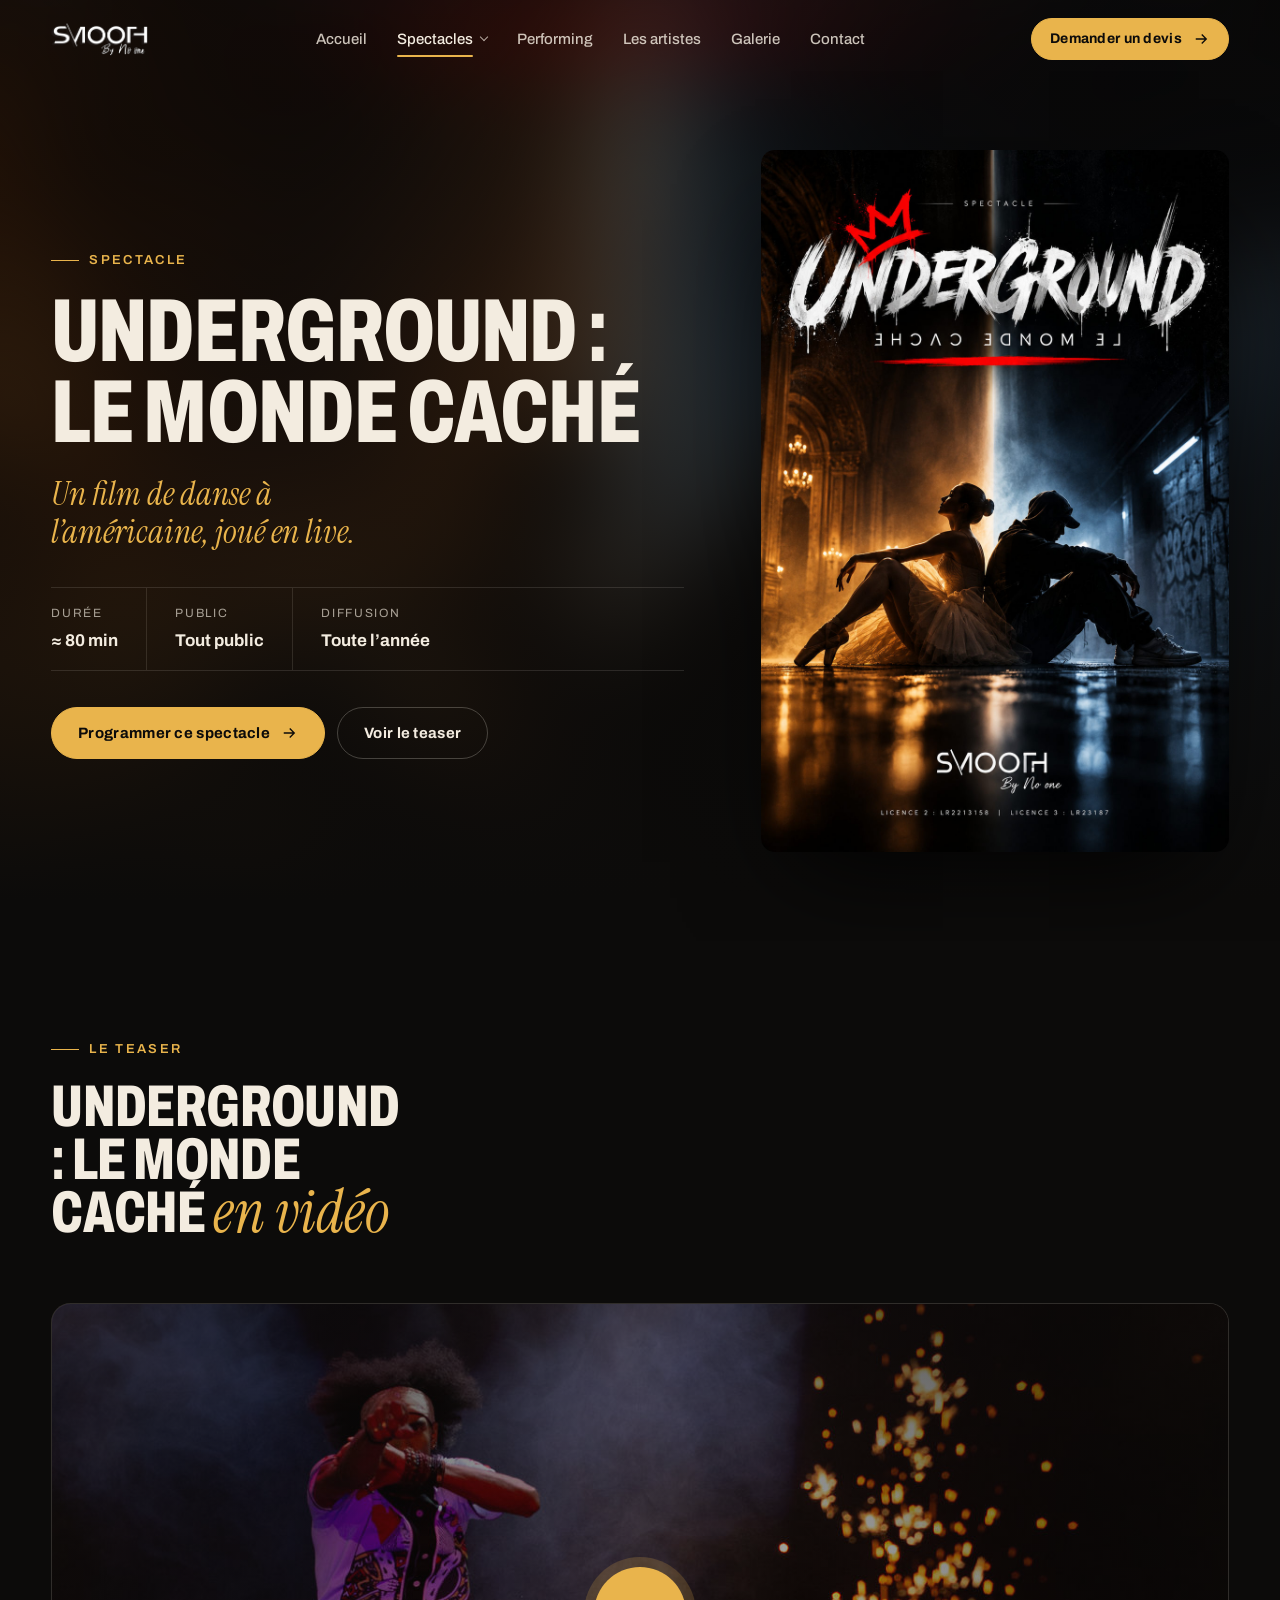
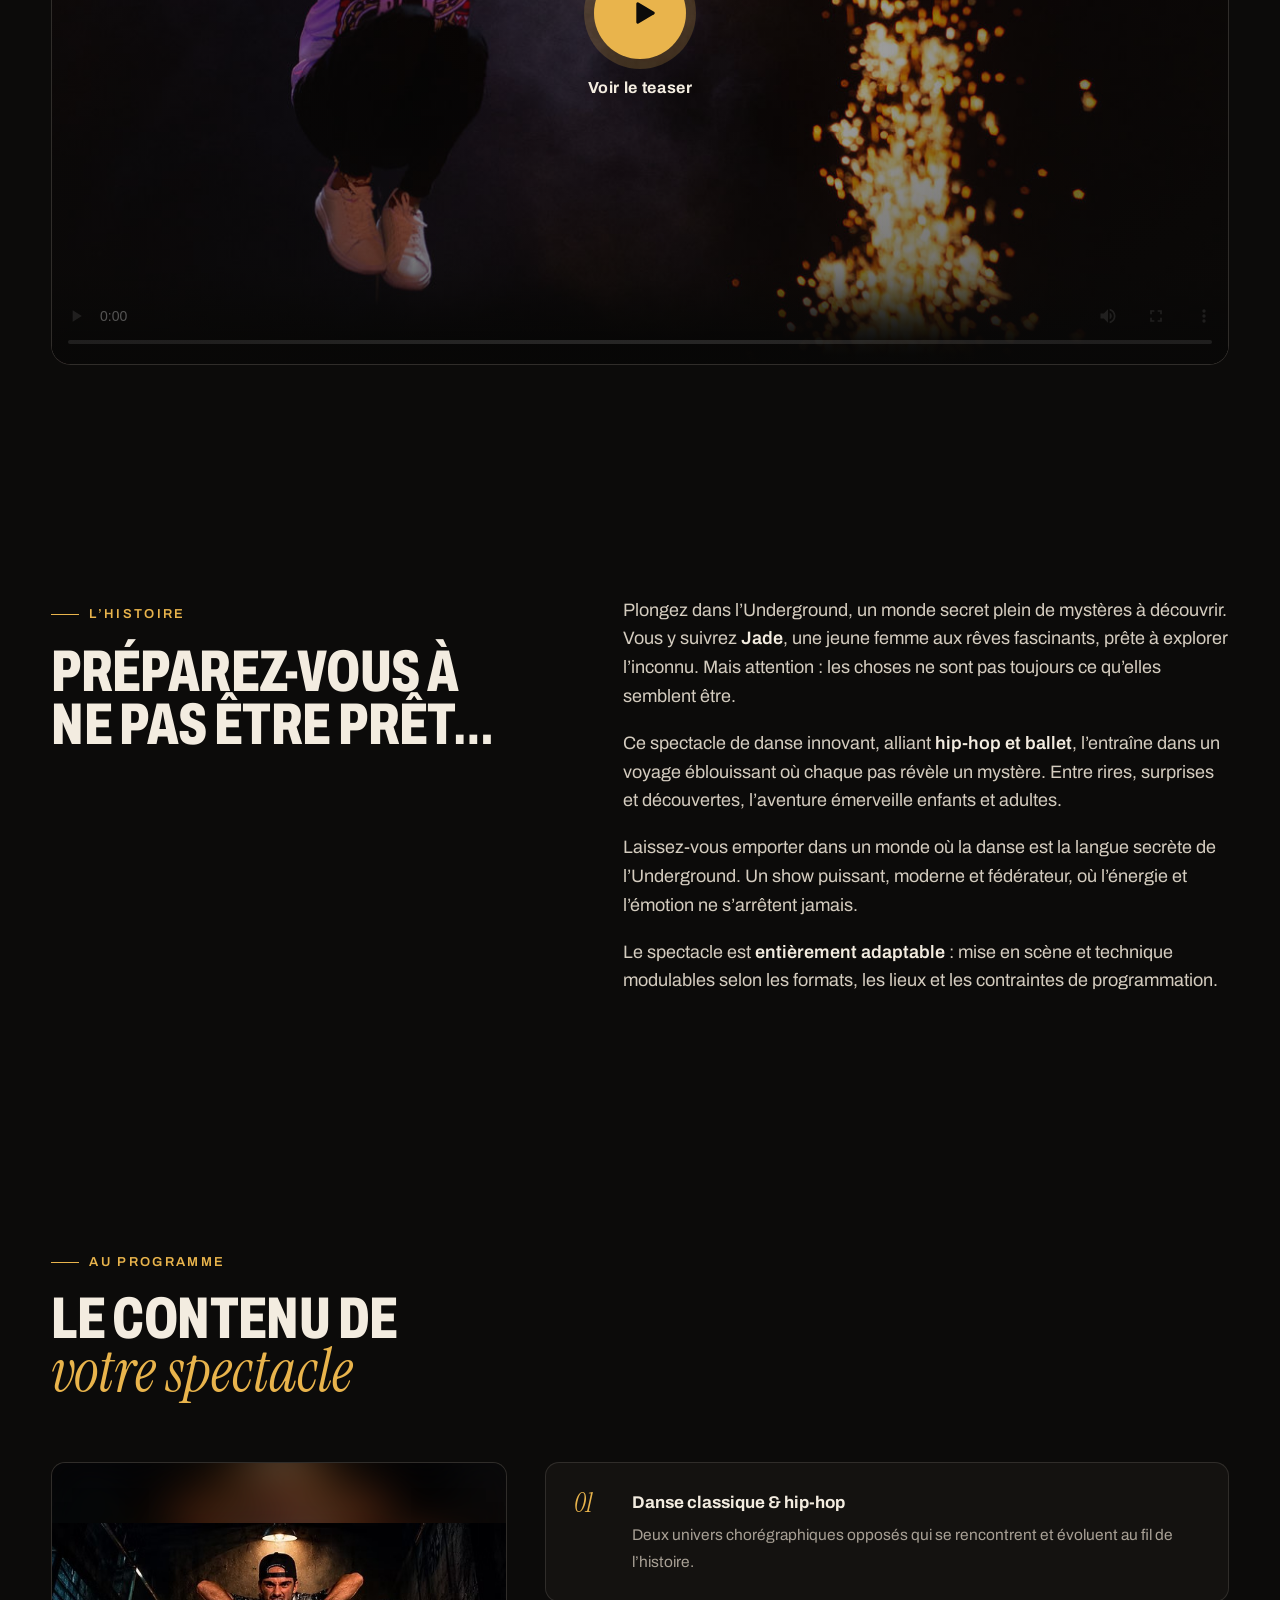
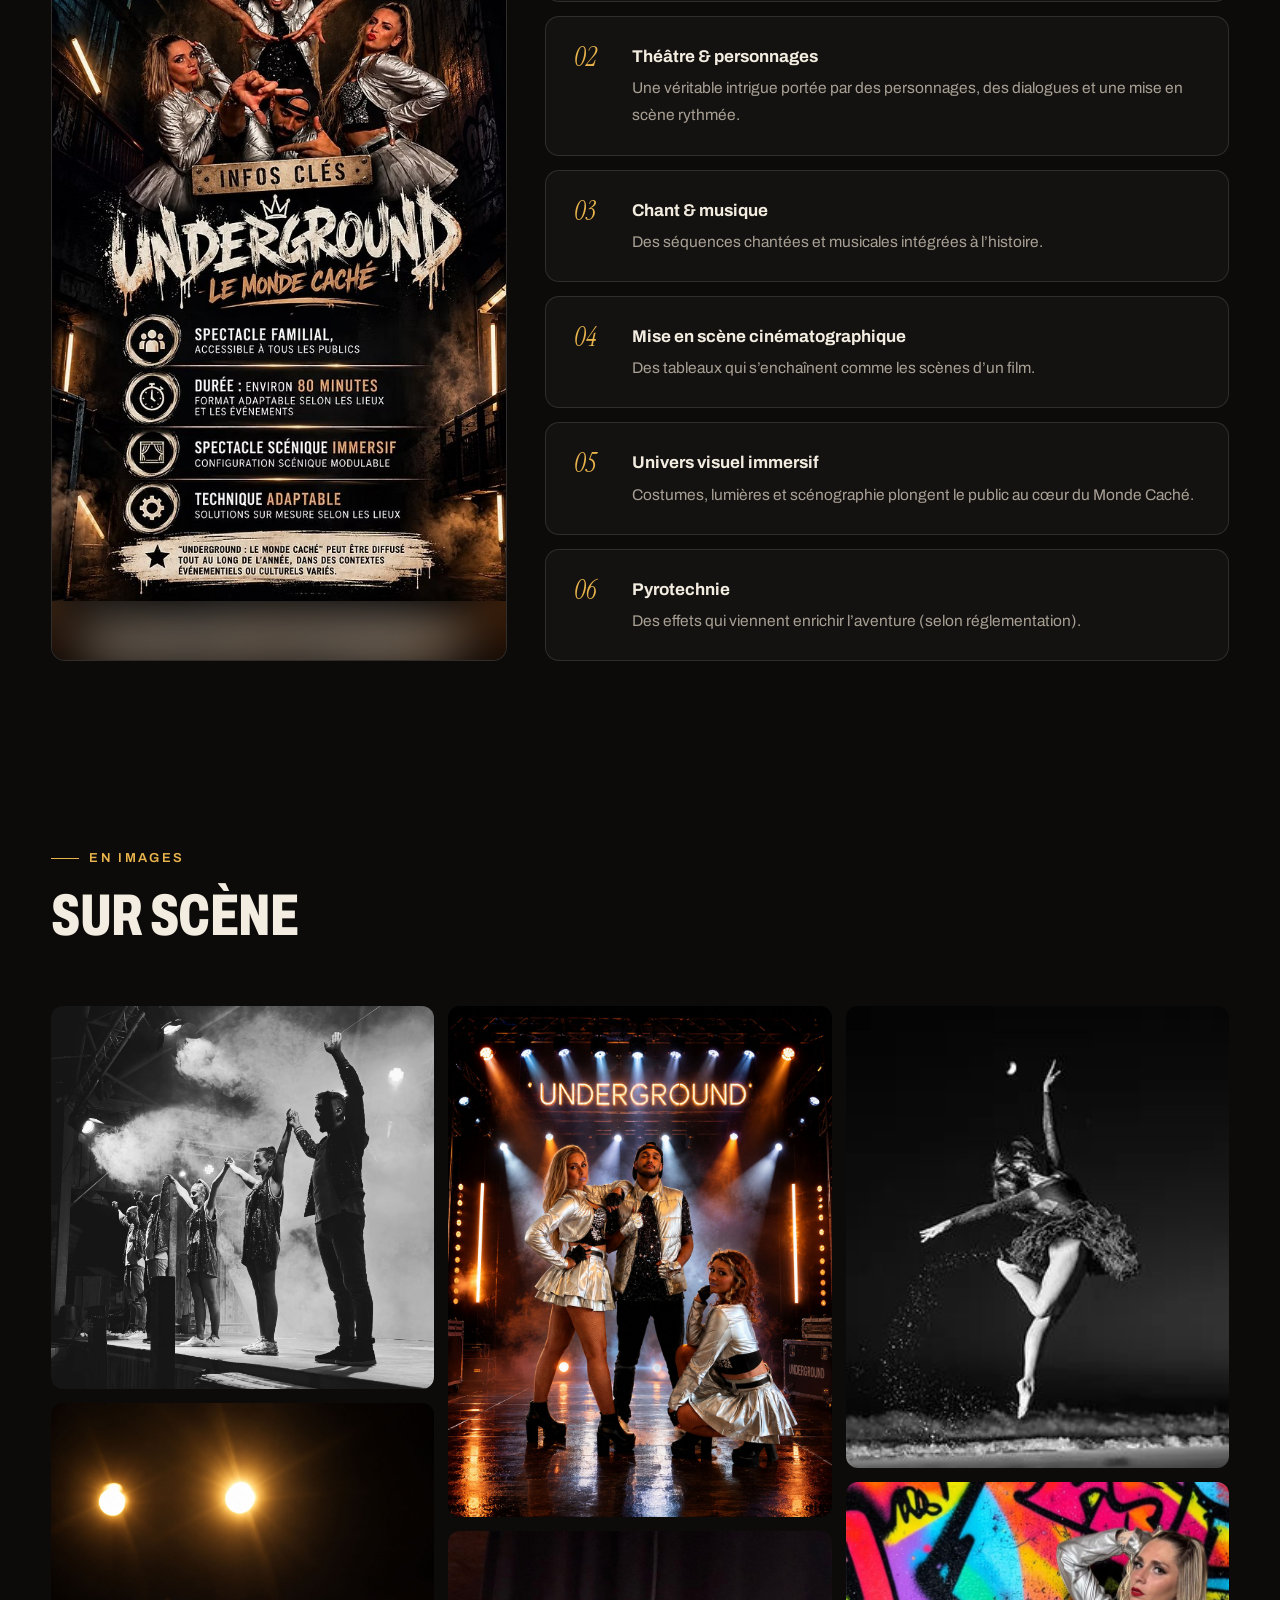
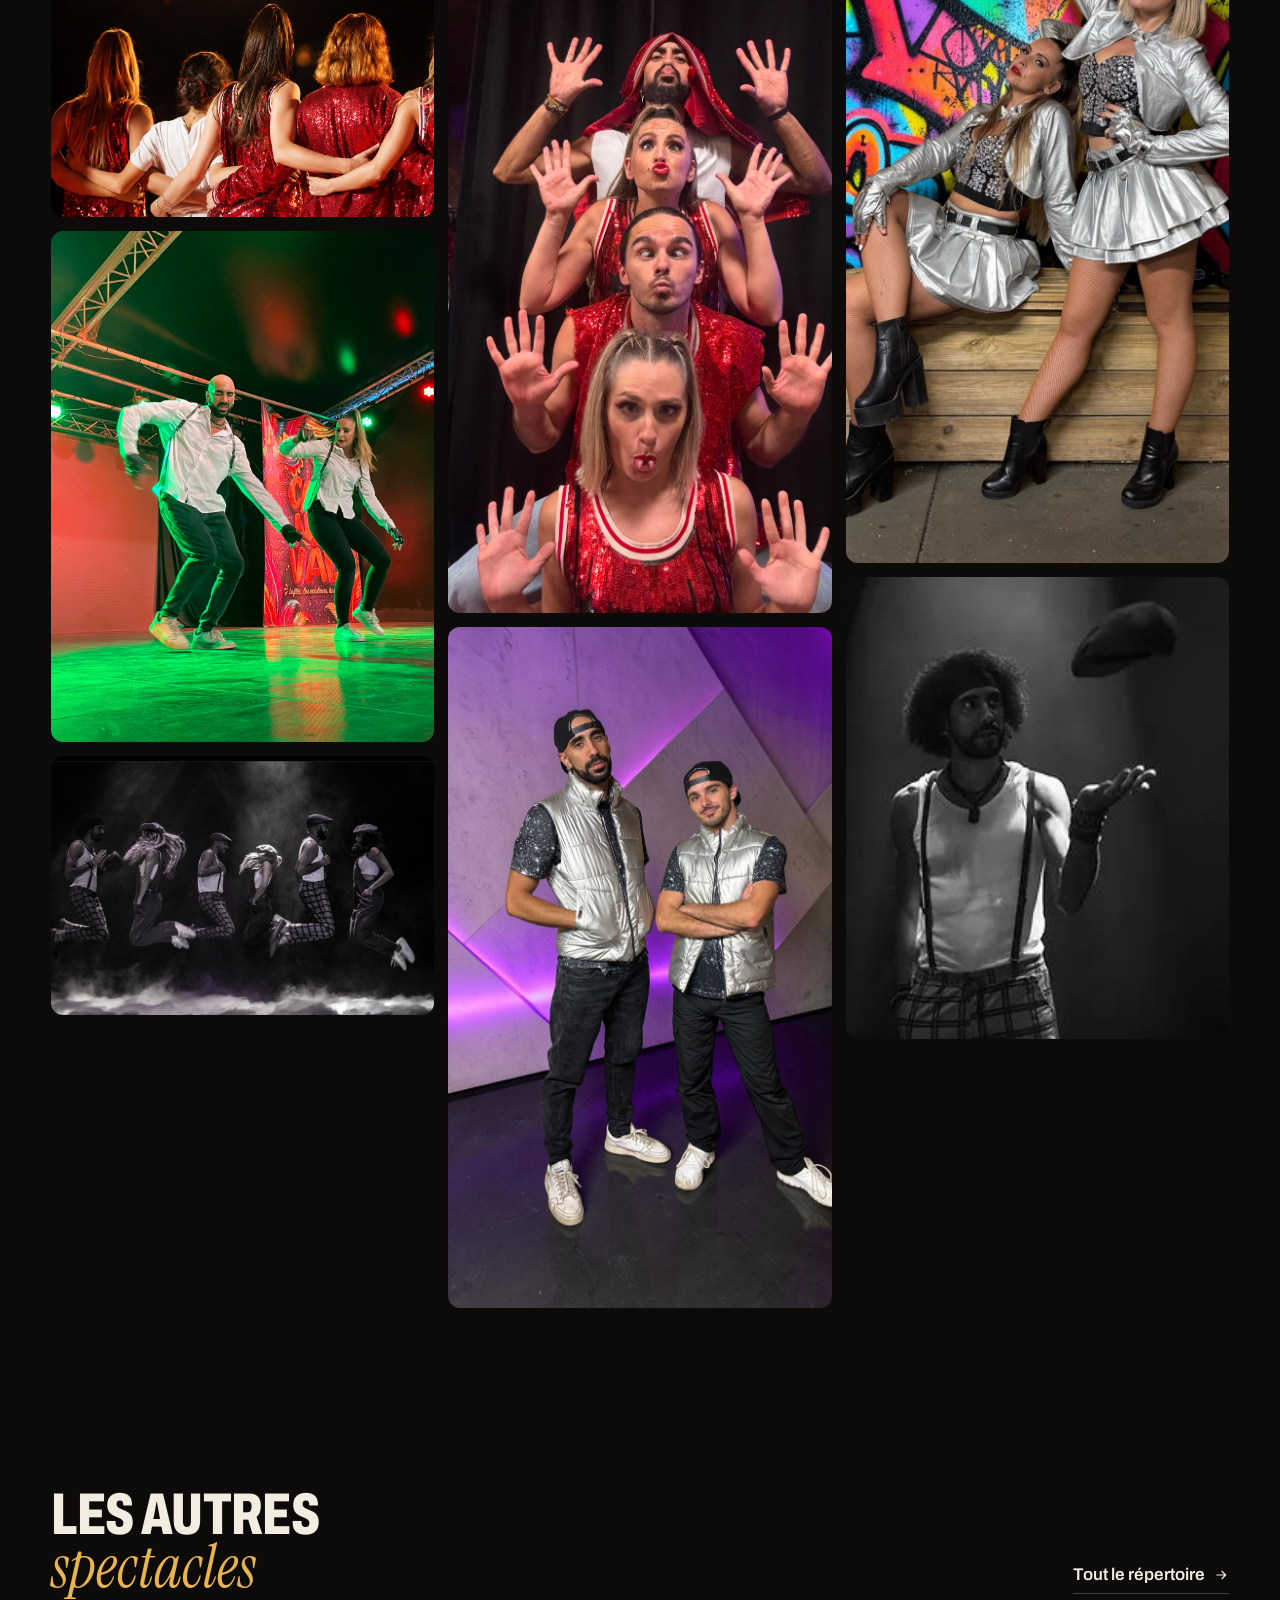
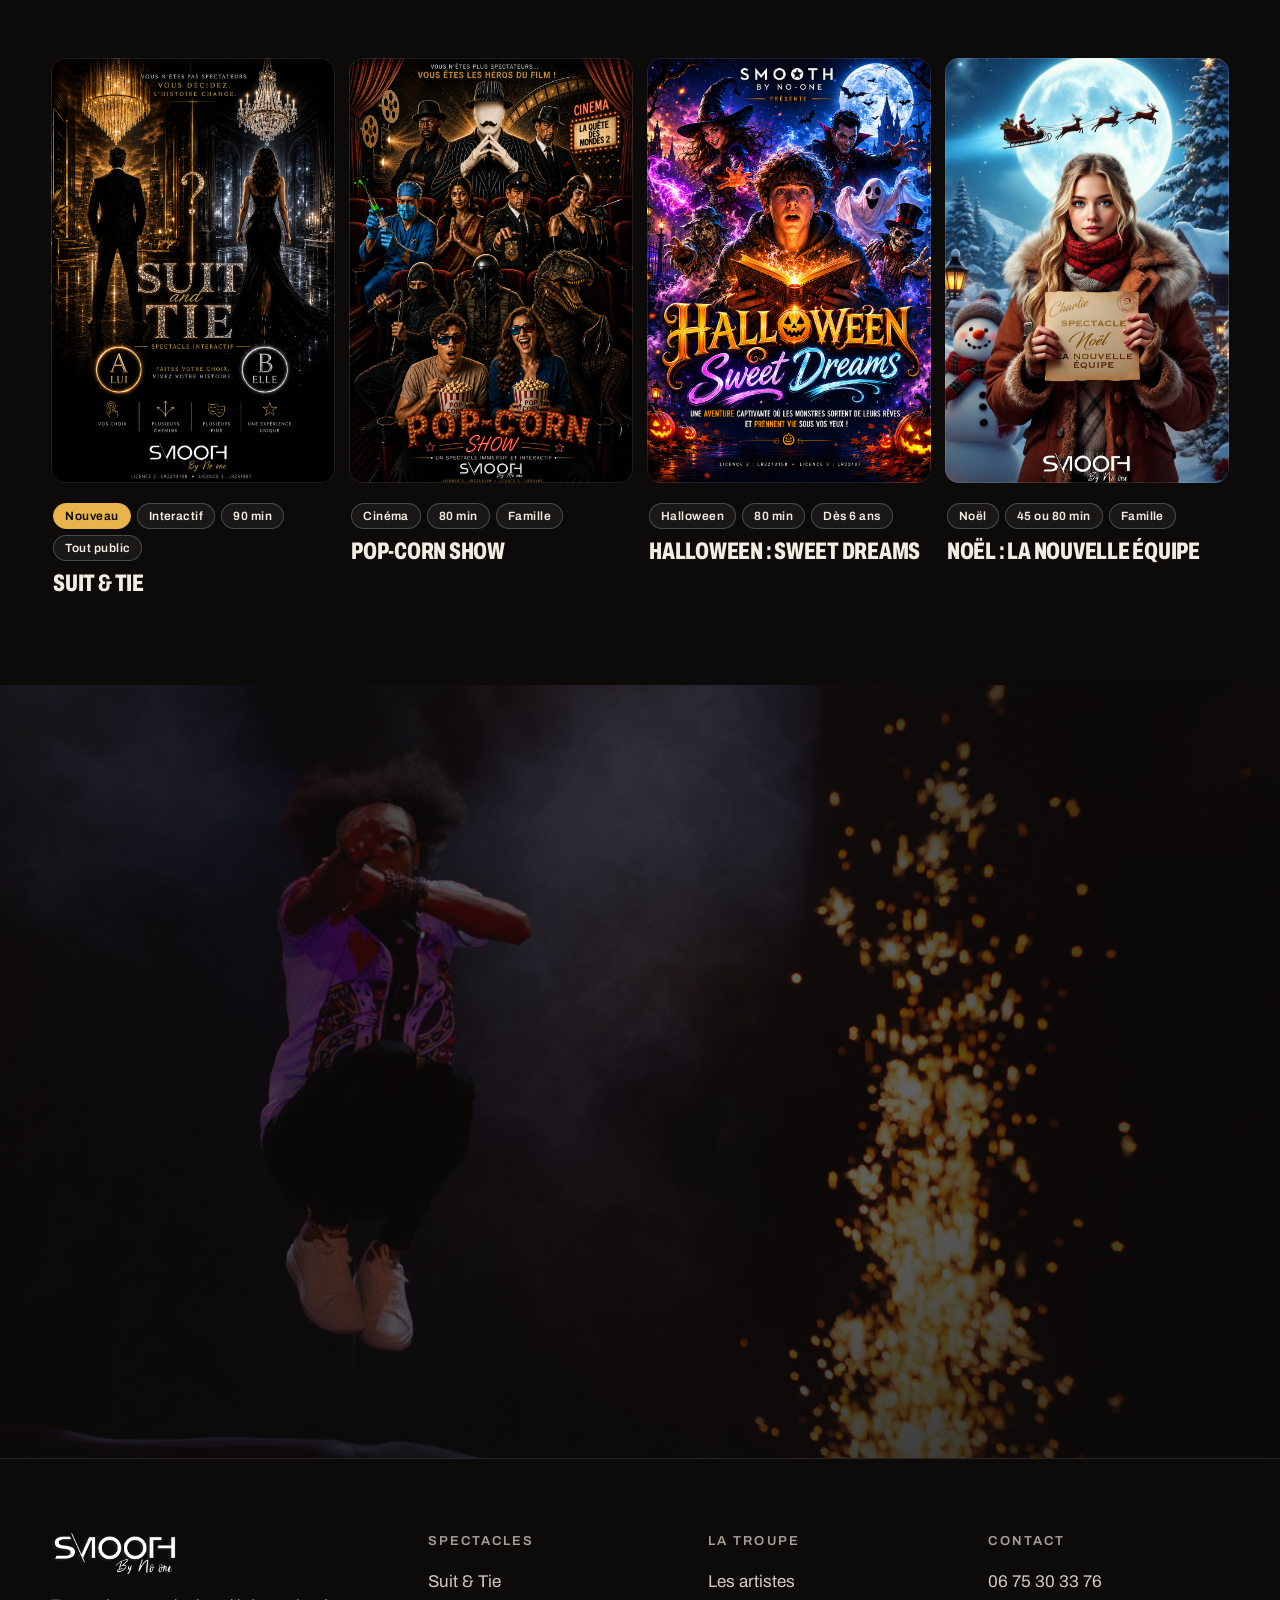
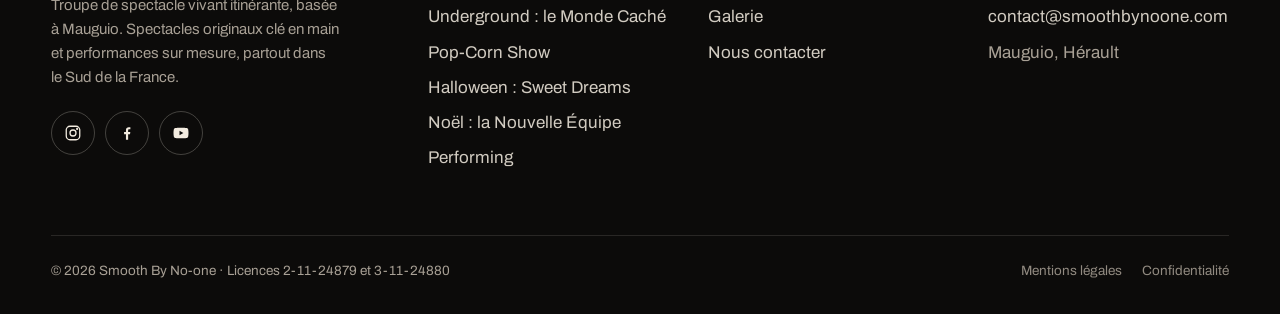
<file: underground.html>
<!doctype html>
<html lang="fr">
<head>
  <meta charset="utf-8">
  <meta name="viewport" content="width=device-width, initial-scale=1, viewport-fit=cover">
  <title>Underground : le Monde Caché · Spectacle · Smooth By No-one</title>
  <meta name="description" content="Un film de danse à l’américaine, joué en live. Danse classique, hip-hop, chant, effets visuels et pyrotechnie : suivez Jade dans un monde secret où chaque pas">
  <link rel="canonical" href="https://www.smoothbynoone.com/underground">
  <meta name="theme-color" content="#0c0b0a">
  <meta property="og:type" content="website">
  <meta property="og:locale" content="fr_FR">
  <meta property="og:site_name" content="Smooth By No-one">
  <meta property="og:title" content="Underground : le Monde Caché · Spectacle · Smooth By No-one">
  <meta property="og:description" content="Un film de danse à l’américaine, joué en live. Danse classique, hip-hop, chant, effets visuels et pyrotechnie : suivez Jade dans un monde secret où chaque pas">
  <meta property="og:url" content="https://www.smoothbynoone.com/underground">
  <meta property="og:image" content="https://www.smoothbynoone.com/assets/img/affiches/underground.jpg">
  <meta name="twitter:card" content="summary_large_image">
  <link rel="icon" href="assets/img/favicon.png" type="image/png">
  <link rel="apple-touch-icon" href="assets/img/apple-touch-icon.png">
  <link rel="preconnect" href="https://fonts.googleapis.com">
  <link rel="preconnect" href="https://fonts.gstatic.com" crossorigin>
  <link href="https://fonts.googleapis.com/css2?family=Archivo:wdth,wght@62..125,400..900&family=Instrument+Serif:ital@1&display=swap" rel="stylesheet">
  <script>document.documentElement.classList.add("js")</script>
  <link rel="stylesheet" href="assets/css/style.css?v=cc3ef894">
  <script type="application/ld+json">[{"@context":"https://schema.org","@type":"PerformingGroup","name":"Smooth By No-one","url":"https://www.smoothbynoone.com","logo":"https://www.smoothbynoone.com/assets/img/logo-blanc.png","email":"contact@smoothbynoone.com","telephone":"+33675303376","address":{"@type":"PostalAddress","streetAddress":"48 rue du Mistral","postalCode":"34130","addressLocality":"Mauguio","addressCountry":"FR"},"areaServed":"Sud de la France","sameAs":["https://www.instagram.com/smooth_by_no_one/","https://www.facebook.com/smoothbynoone","https://www.youtube.com/@smoothbynoone7067"]},{"@context":"https://schema.org","@type":"CreativeWork","name":"Underground : le Monde Caché","description":"Danse classique, hip-hop, chant, effets visuels et pyrotechnie : suivez Jade dans un monde secret où chaque pas révèle un mystère.","image":"https://www.smoothbynoone.com/assets/img/affiches/underground.jpg","creator":{"@type":"PerformingGroup","name":"Smooth By No-one"}}]</script>
</head>
<body>
  <a class="sr" href="#contenu">Aller au contenu</a>
  <header class="entete">
    <div class="wrap">
      <a class="logo" href="./" aria-label="Smooth By No-one, accueil"><img src="assets/img/logo-blanc.png" alt="Smooth By No-one" width="814" height="280"></a>
      <nav class="nav" aria-label="Navigation principale">
        <a href="./">Accueil</a>
        <div class="nav-groupe">
          <a href="spectacles.html" aria-current="page">Spectacles</a>
          <div class="sous-menu">
            <div class="sous-menu-liste">
              <a class="sous-menu-lien" href="suitandtie.html"><img src="assets/img/affiches/suit-and-tie.jpg" alt="" width="1000" height="1500" loading="lazy"><span><b>Suit & Tie</b><small>Interactif · 90 min</small></span></a>
              <a class="sous-menu-lien" href="underground.html" aria-current="page"><img src="assets/img/affiches/underground.jpg" alt="" width="1000" height="1500" loading="lazy"><span><b>Underground : le Monde Caché</b><small>Danse · 80 min</small></span></a>
              <a class="sous-menu-lien" href="pop-corn.html"><img src="assets/img/affiches/pop-corn.jpg" alt="" width="1000" height="1500" loading="lazy"><span><b>Pop-Corn Show</b><small>Cinéma · 80 min</small></span></a>
              <a class="sous-menu-lien" href="halloween.html"><img src="assets/img/affiches/halloween.jpg" alt="" width="1000" height="1500" loading="lazy"><span><b>Halloween : Sweet Dreams</b><small>Halloween · 80 min</small></span></a>
              <a class="sous-menu-lien" href="noel-la-nouvelle-equipe.html"><img src="assets/img/affiches/noel.jpg" alt="" width="1000" height="1500" loading="lazy"><span><b>Noël : la Nouvelle Équipe</b><small>Noël · 45 ou 80 min</small></span></a>
            </div>
            <div class="sous-menu-pied"><a href="spectacles.html">Tous les spectacles</a><a href="performing.html">Performing sur mesure</a></div>
          </div>
        </div>
        <a href="performing.html">Performing</a>
        <a href="nosartistes.html">Les artistes</a>
        <a href="galerie.html">Galerie</a>
        <a href="contact.html">Contact</a>
      </nav>
      <a class="btn btn-petit" href="contact.html">Demander un devis <svg viewBox="0 0 24 24" fill="none" stroke="currentColor" stroke-width="1.8" aria-hidden="true"><path d="M5 12h14M13 6l6 6-6 6"/></svg></a>
      <button class="burger" aria-label="Ouvrir le menu" aria-expanded="false" aria-controls="menu-mobile"><span></span></button>
    </div>
  </header>
  <div class="menu-mobile" id="menu-mobile">
    <nav aria-label="Navigation mobile">
      <a href="./">Accueil</a>
      <a href="spectacles.html" aria-current="page">Spectacles</a>
      <div class="menu-mobile-sous"><a href="suitandtie.html">Suit & Tie</a><a href="underground.html" aria-current="page">Underground : le Monde Caché</a><a href="pop-corn.html">Pop-Corn Show</a><a href="halloween.html">Halloween : Sweet Dreams</a><a href="noel-la-nouvelle-equipe.html">Noël : la Nouvelle Équipe</a></div>
      <a href="performing.html">Performing</a>
      <a href="nosartistes.html">Les artistes</a>
      <a href="galerie.html">Galerie</a>
      <a href="contact.html">Contact</a>
    </nav>
    <div>
      <a class="btn " href="contact.html">Demander un devis <svg viewBox="0 0 24 24" fill="none" stroke="currentColor" stroke-width="1.8" aria-hidden="true"><path d="M5 12h14M13 6l6 6-6 6"/></svg></a>
      <p class="texte" style="margin-top:18px"><a href="tel:+33675303376">06 75 30 33 76</a> · <a href="mailto:contact@smoothbynoone.com">contact@smoothbynoone.com</a></p>
    </div>
  </div>

  <main id="contenu">

    <section class="fiche-hero">
      <div class="fiche-hero-fond" aria-hidden="true"><img src="assets/img/affiches/underground.jpg" alt=""></div>
      <div class="wrap fiche-grille">
        <div class="apparait">
          <p class="surtitre">Spectacle</p>
          <h1 class="titre titre-l">Underground : le Monde Caché</h1>
          <p class="fiche-accroche">Un film de danse à l’américaine, joué en live.</p>
          <dl class="fiche-infos">
            <div><dt>Durée</dt><dd>≈ 80 min</dd></div><div><dt>Public</dt><dd>Tout public</dd></div><div><dt>Diffusion</dt><dd>Toute l’année</dd></div>
          </dl>
          <div class="fiche-actions">
            <a class="btn " href="contact.html?spectacle=underground">Programmer ce spectacle <svg viewBox="0 0 24 24" fill="none" stroke="currentColor" stroke-width="1.8" aria-hidden="true"><path d="M5 12h14M13 6l6 6-6 6"/></svg></a>
            <a class="btn btn-ligne" href="#t-teaser">Voir le teaser</a>
          </div>
        </div>
        <div class="fiche-affiche apparait" data-delai="1"><img src="assets/img/affiches/underground.jpg" alt="Affiche Underground : le Monde Caché" width="1000" height="1500" fetchpriority="high"></div>
      </div>
    </section>


    <section class="section section-serree" aria-labelledby="t-teaser">
      <div class="wrap">
        <div class="entete-section">
          <div>
            <p class="surtitre">Le teaser</p>
            <h2 class="titre titre-m" id="t-teaser">Underground : le Monde Caché <span class="serif">en vidéo</span></h2>
          </div>
        </div>
        <div class="teaser apparait">
          <video class="teaser-video" controls playsinline preload="none" poster="assets/img/photos/pyro.jpg"
            data-src-480="assets/video/teaser-underground-480.mp4" data-src-720="assets/video/teaser-underground-720.mp4" aria-label="Teaser du spectacle Underground : le Monde Caché"></video>
          <button class="teaser-lancer" type="button" aria-label="Lancer le teaser de Underground : le Monde Caché">
            <span><svg viewBox="0 0 24 24" fill="currentColor" aria-hidden="true"><path d="M8 5.5v13a1 1 0 0 0 1.5.86l11-6.5a1 1 0 0 0 0-1.72l-11-6.5A1 1 0 0 0 8 5.5z"/></svg></span>
            Voir le teaser
          </button>
        </div>
      </div>
    </section>

    <section class="section" id="histoire" aria-labelledby="t-histoire">
      <div class="wrap histoire">
        <div class="histoire-cle apparait">
          <p class="surtitre">L’histoire</p>
          <h2 class="titre titre-m" id="t-histoire">Préparez-vous à ne pas être prêt…</h2>
        </div>
        <div class="texte apparait" data-delai="1">
          <p>Plongez dans l’Underground, un monde secret plein de mystères à découvrir. Vous y suivrez <strong>Jade</strong>, une jeune femme aux rêves fascinants, prête à explorer l’inconnu. Mais attention : les choses ne sont pas toujours ce qu’elles semblent être.</p>
          <p>Ce spectacle de danse innovant, alliant <strong>hip-hop et ballet</strong>, l’entraîne dans un voyage éblouissant où chaque pas révèle un mystère. Entre rires, surprises et découvertes, l’aventure émerveille enfants et adultes.</p>
          <p>Laissez-vous emporter dans un monde où la danse est la langue secrète de l’Underground. Un show puissant, moderne et fédérateur, où l’énergie et l’émotion ne s’arrêtent jamais.</p>
          <p>Le spectacle est <strong>entièrement adaptable</strong> : mise en scène et technique modulables selon les formats, les lieux et les contraintes de programmation.</p>
        </div>
      </div>
    </section>

    <section class="section section-serree" aria-labelledby="t-contenu">
      <div class="wrap">
        <div class="entete-section">
          <div>
            <p class="surtitre">Au programme</p>
            <h2 class="titre titre-m" id="t-contenu">Le contenu de <span class="serif">votre spectacle</span></h2>
          </div>
        </div>
        <div class="contenu-grille portrait">
          <button class="infos-visuel apparait" type="button" aria-label="Agrandir la fiche infos clés"><span class="infos-flou" style="background-image: url('assets/img/infos/underground.jpg')" aria-hidden="true"></span><img src="assets/img/infos/underground.jpg" alt="Infos clés Underground : spectacle familial accessible à tous, environ 80 minutes, spectacle scénique immersif, technique adaptable selon les lieux, diffusion toute l’année." width="623" height="931" loading="lazy"></button>
          <ul class="contenu-liste">
          <li class="apparait"><div><b>Danse classique & hip-hop</b><span>Deux univers chorégraphiques opposés qui se rencontrent et évoluent au fil de l’histoire.</span></div></li>
          <li class="apparait"><div><b>Théâtre & personnages</b><span>Une véritable intrigue portée par des personnages, des dialogues et une mise en scène rythmée.</span></div></li>
          <li class="apparait"><div><b>Chant & musique</b><span>Des séquences chantées et musicales intégrées à l’histoire.</span></div></li>
          <li class="apparait"><div><b>Mise en scène cinématographique</b><span>Des tableaux qui s’enchaînent comme les scènes d’un film.</span></div></li>
          <li class="apparait"><div><b>Univers visuel immersif</b><span>Costumes, lumières et scénographie plongent le public au cœur du Monde Caché.</span></div></li>
          <li class="apparait"><div><b>Pyrotechnie</b><span>Des effets qui viennent enrichir l’aventure (selon réglementation).</span></div></li>
        </ul>
        </div>
      </div>
    </section>

    <section class="section section-serree" aria-labelledby="t-photos">
      <div class="wrap">
        <div class="entete-section">
          <div>
            <p class="surtitre">En images</p>
            <h2 class="titre titre-m" id="t-photos">Sur scène</h2>
          </div>
        </div>
        <div class="galerie">
          <button type="button" aria-label="Agrandir la photo 1"><img src="assets/img/spectacles/underground/01.jpg" alt="Underground : le Monde Caché, photo 1" loading="lazy"></button>
          <button type="button" aria-label="Agrandir la photo 2"><img src="assets/img/spectacles/underground/02.jpg" alt="Underground : le Monde Caché, photo 2" loading="lazy"></button>
          <button type="button" aria-label="Agrandir la photo 3"><img src="assets/img/spectacles/underground/03.jpg" alt="Underground : le Monde Caché, photo 3" loading="lazy"></button>
          <button type="button" aria-label="Agrandir la photo 4"><img src="assets/img/spectacles/underground/04.jpg" alt="Underground : le Monde Caché, photo 4" loading="lazy"></button>
          <button type="button" aria-label="Agrandir la photo 5"><img src="assets/img/spectacles/underground/05.jpg" alt="Underground : le Monde Caché, photo 5" loading="lazy"></button>
          <button type="button" aria-label="Agrandir la photo 6"><img src="assets/img/spectacles/underground/06.jpg" alt="Underground : le Monde Caché, photo 6" loading="lazy"></button>
          <button type="button" aria-label="Agrandir la photo 7"><img src="assets/img/spectacles/underground/07.jpg" alt="Underground : le Monde Caché, photo 7" loading="lazy"></button>
          <button type="button" aria-label="Agrandir la photo 8"><img src="assets/img/spectacles/underground/08.jpg" alt="Underground : le Monde Caché, photo 8" loading="lazy"></button>
          <button type="button" aria-label="Agrandir la photo 9"><img src="assets/img/spectacles/underground/09.jpg" alt="Underground : le Monde Caché, photo 9" loading="lazy"></button>
          <button type="button" aria-label="Agrandir la photo 10"><img src="assets/img/spectacles/underground/10.jpg" alt="Underground : le Monde Caché, photo 10" loading="lazy"></button>
        </div>
      </div>
    </section>

    <section class="section section-serree" aria-labelledby="t-autres">
      <div class="wrap">
        <div class="entete-section">
          <h2 class="titre titre-m" id="t-autres">Les autres <span class="serif">spectacles</span></h2>
          <a class="lien-fleche" href="spectacles.html">Tout le répertoire <svg viewBox="0 0 24 24" fill="none" stroke="currentColor" stroke-width="1.8" aria-hidden="true"><path d="M5 12h14M13 6l6 6-6 6"/></svg></a>
        </div>
        <div class="autres">
          
      <a class="affiche apparait" data-delai="0" href="suitandtie.html">
        <span class="affiche-visuel"><img src="assets/img/affiches/suit-and-tie.jpg" alt="Affiche du spectacle Suit & Tie" loading="lazy" width="1000" height="1500"><span class="affiche-fleche"><svg viewBox="0 0 24 24" fill="none" stroke="currentColor" stroke-width="1.8" aria-hidden="true"><path d="M5 12h14M13 6l6 6-6 6"/></svg></span></span>
        <div class="affiche-info">
          <div class="affiche-tags"><span class="tag tag-or">Nouveau</span><span class="tag">Interactif</span><span class="tag">90 min</span><span class="tag">Tout public</span></div>
          <h3 class="titre titre-s">Suit & Tie</h3>
          
        </div>
      </a>
      <a class="affiche apparait" data-delai="1" href="pop-corn.html">
        <span class="affiche-visuel"><img src="assets/img/affiches/pop-corn.jpg" alt="Affiche du spectacle Pop-Corn Show" loading="lazy" width="1000" height="1500"><span class="affiche-fleche"><svg viewBox="0 0 24 24" fill="none" stroke="currentColor" stroke-width="1.8" aria-hidden="true"><path d="M5 12h14M13 6l6 6-6 6"/></svg></span></span>
        <div class="affiche-info">
          <div class="affiche-tags"><span class="tag">Cinéma</span><span class="tag">80 min</span><span class="tag">Famille</span></div>
          <h3 class="titre titre-s">Pop-Corn Show</h3>
          
        </div>
      </a>
      <a class="affiche apparait" data-delai="2" href="halloween.html">
        <span class="affiche-visuel"><img src="assets/img/affiches/halloween.jpg" alt="Affiche du spectacle Halloween : Sweet Dreams" loading="lazy" width="1000" height="1500"><span class="affiche-fleche"><svg viewBox="0 0 24 24" fill="none" stroke="currentColor" stroke-width="1.8" aria-hidden="true"><path d="M5 12h14M13 6l6 6-6 6"/></svg></span></span>
        <div class="affiche-info">
          <div class="affiche-tags"><span class="tag">Halloween</span><span class="tag">80 min</span><span class="tag">Dès 6 ans</span></div>
          <h3 class="titre titre-s">Halloween : Sweet Dreams</h3>
          
        </div>
      </a>
      <a class="affiche apparait" data-delai="0" href="noel-la-nouvelle-equipe.html">
        <span class="affiche-visuel"><img src="assets/img/affiches/noel.jpg" alt="Affiche du spectacle Noël : la Nouvelle Équipe" loading="lazy" width="1000" height="1500"><span class="affiche-fleche"><svg viewBox="0 0 24 24" fill="none" stroke="currentColor" stroke-width="1.8" aria-hidden="true"><path d="M5 12h14M13 6l6 6-6 6"/></svg></span></span>
        <div class="affiche-info">
          <div class="affiche-tags"><span class="tag">Noël</span><span class="tag">45 ou 80 min</span><span class="tag">Famille</span></div>
          <h3 class="titre titre-s">Noël : la Nouvelle Équipe</h3>
          
        </div>
      </a>
        </div>
      </div>
    </section>

    <section class="appel">
      <img src="assets/img/photos/pyro.jpg" alt="" loading="lazy">
      <div class="wrap apparait">
        <h2 class="titre titre-l">Programmez <span class="serif">Underground : le Monde Caché</span></h2>
        <p class="chapo">Parlez-nous de votre date, de votre lieu et de votre public. On revient vers vous avec une proposition sur mesure.</p>
        <div class="appel-actions">
          <a class="btn " href="contact.html">Demander un devis <svg viewBox="0 0 24 24" fill="none" stroke="currentColor" stroke-width="1.8" aria-hidden="true"><path d="M5 12h14M13 6l6 6-6 6"/></svg></a>
          <a class="btn btn-ligne" href="tel:+33675303376">Appeler le 06 75 30 33 76</a>
        </div>
      </div>
    </section>
  </main>

  <footer class="pied">
    <div class="wrap">
      <div class="pied-grille">
        <div class="pied-marque">
          <img src="assets/img/logo-blanc.png" alt="Smooth By No-one" width="160" height="55" style="height:44px;width:auto">
          <p>Troupe de spectacle vivant itinérante, basée à Mauguio. Spectacles originaux clé en main et performances sur mesure, partout dans le Sud de la France.</p>
          <div class="reseaux">
            <a href="https://www.instagram.com/smooth_by_no_one/" aria-label="Instagram" target="_blank" rel="noopener"><svg viewBox="0 0 24 24" fill="none" stroke="currentColor" stroke-width="1.7" aria-hidden="true"><rect x="3" y="3" width="18" height="18" rx="5"/><circle cx="12" cy="12" r="4"/><circle cx="17.5" cy="6.5" r=".6" fill="currentColor"/></svg></a>
            <a href="https://www.facebook.com/smoothbynoone" aria-label="Facebook" target="_blank" rel="noopener"><svg viewBox="0 0 24 24" fill="currentColor" aria-hidden="true"><path d="M13.5 21v-7.5h2.5l.4-3h-2.9V8.6c0-.9.3-1.5 1.5-1.5h1.5V4.4c-.3 0-1.2-.1-2.2-.1-2.2 0-3.7 1.3-3.7 3.8v2.4H8.1v3h2.5V21h2.9z"/></svg></a>
            <a href="https://www.youtube.com/@smoothbynoone7067" aria-label="YouTube" target="_blank" rel="noopener"><svg viewBox="0 0 24 24" fill="currentColor" aria-hidden="true"><path d="M21.6 7.2a2.5 2.5 0 0 0-1.8-1.8C18.3 5 12 5 12 5s-6.3 0-7.8.4A2.5 2.5 0 0 0 2.4 7.2 26 26 0 0 0 2 12c0 1.6.1 3.2.4 4.8a2.5 2.5 0 0 0 1.8 1.8C5.7 19 12 19 12 19s6.3 0 7.8-.4a2.5 2.5 0 0 0 1.8-1.8c.3-1.6.4-3.2.4-4.8s-.1-3.2-.4-4.8zM10 15V9l5.2 3L10 15z"/></svg></a>
          </div>
        </div>
        <div>
          <h4>Spectacles</h4>
          <ul>
            <li><a href="suitandtie.html">Suit & Tie</a></li>
            <li><a href="underground.html">Underground : le Monde Caché</a></li>
            <li><a href="pop-corn.html">Pop-Corn Show</a></li>
            <li><a href="halloween.html">Halloween : Sweet Dreams</a></li>
            <li><a href="noel-la-nouvelle-equipe.html">Noël : la Nouvelle Équipe</a></li>
            <li><a href="performing.html">Performing</a></li>
          </ul>
        </div>
        <div>
          <h4>La troupe</h4>
          <ul>
            <li><a href="nosartistes.html">Les artistes</a></li>
            <li><a href="galerie.html">Galerie</a></li>
            <li><a href="contact.html">Nous contacter</a></li>
          </ul>
        </div>
        <div>
          <h4>Contact</h4>
          <ul>
            <li><a href="tel:+33675303376">06 75 30 33 76</a></li>
            <li><a href="mailto:contact@smoothbynoone.com">contact@smoothbynoone.com</a></li>
            <li style="color:var(--gris)">Mauguio, Hérault</li>
          </ul>
        </div>
      </div>
      <div class="pied-bas">
        <span>© 2026 Smooth By No-one · Licences 2-11-24879 et 3-11-24880</span>
        <ul>
          <li><a href="mentions-legales.html">Mentions légales</a></li>
          <li><a href="confidentialite.html">Confidentialité</a></li>
        </ul>
      </div>
    </div>
  </footer>
  <script src="assets/js/main.js?v=0501503d" defer></script>
</body>
</html>
</file>
<file: assets/css/style.css>
/* Smooth By No-one — feuille de style unique */

:root {
  --noir: #0c0b0a;
  --noir-2: #141210;
  --noir-3: #1d1a17;
  --trait: rgba(243, 236, 224, .12);
  --trait-fort: rgba(243, 236, 224, .24);
  --creme: #f3ece0;
  --gris: #a8a095;
  --or: #e9b44c;
  --or-fonce: #b9862a;
  --braise: #ff6a3d;

  --f-titre: "Archivo", system-ui, sans-serif;
  --f-texte: "Archivo", system-ui, sans-serif;
  --f-serif: "Instrument Serif", Georgia, serif;

  --marge: clamp(16px, 4vw, 56px);
  --max: 1320px;
  --rayon: 14px;
  --ease: cubic-bezier(.2, .7, .1, 1);
}

*, *::before, *::after { box-sizing: border-box; }
html { -webkit-text-size-adjust: 100%; scroll-behavior: smooth; }
body {
  margin: 0;
  background: var(--noir);
  color: var(--creme);
  font-family: var(--f-texte);
  font-size: 17px;
  line-height: 1.6;
  font-stretch: 100%;
  -webkit-font-smoothing: antialiased;
  overflow-x: hidden;
}
img { display: block; max-width: 100%; height: auto; }
a { color: inherit; }
button { font: inherit; color: inherit; }
::selection { background: var(--or); color: var(--noir); }
:focus-visible { outline: 2px solid var(--or); outline-offset: 3px; border-radius: 4px; }

.wrap { width: 100%; max-width: var(--max); margin: 0 auto; padding: 0 var(--marge); }
.sr { position: absolute; width: 1px; height: 1px; overflow: hidden; clip: rect(0 0 0 0); white-space: nowrap; }

/* ---------- Typographie ---------- */

.titre {
  font-family: var(--f-titre);
  font-stretch: 68%;
  font-weight: 800;
  text-transform: uppercase;
  line-height: .9;
  letter-spacing: -.01em;
  margin: 0;
  text-wrap: balance;
}
.titre-xl { font-size: clamp(56px, 11vw, 168px); }
.titre-l  { font-size: clamp(44px, 7vw, 104px); }
.titre-m  { font-size: clamp(34px, 4.6vw, 64px); }
.titre-s  { font-size: clamp(24px, 2.4vw, 32px); }
.serif {
  font-family: var(--f-serif);
  font-style: italic;
  font-weight: 400;
  text-transform: none;
  font-stretch: 100%;
  letter-spacing: 0;
  color: var(--or);
}
.surtitre {
  display: inline-flex; align-items: center; gap: 10px;
  font-size: 13px; font-weight: 600; letter-spacing: .18em; text-transform: uppercase;
  color: var(--or);
  margin: 0 0 20px;
}
.surtitre::before { content: ""; width: 28px; height: 1px; background: currentColor; }
.chapo { font-size: clamp(18px, 1.6vw, 21px); line-height: 1.55; color: var(--creme); max-width: 46ch; margin: 0; }
.texte { color: var(--gris); max-width: 62ch; }
.texte p { margin: 0 0 1em; }
.texte strong { color: var(--creme); font-weight: 600; }

/* ---------- Boutons ---------- */

.btn {
  --bg: var(--or); --fg: var(--noir);
  display: inline-flex; align-items: center; justify-content: center; gap: 10px;
  min-height: 52px; padding: 0 26px;
  background: var(--bg); color: var(--fg);
  border: 1px solid var(--bg); border-radius: 999px;
  font-weight: 700; font-size: 15px; letter-spacing: .02em; text-decoration: none;
  cursor: pointer;
  transition: transform .3s var(--ease), background .3s, color .3s, border-color .3s;
}
.btn:hover { transform: translateY(-2px); background: var(--creme); border-color: var(--creme); }
.btn svg { width: 18px; height: 18px; transition: transform .3s var(--ease); }
.btn:hover svg { transform: translateX(3px); }
.btn-ligne { --bg: transparent; --fg: var(--creme); border-color: var(--trait-fort); }
.btn-ligne:hover { background: var(--creme); color: var(--noir); }
.btn-petit { min-height: 42px; padding: 0 18px; font-size: 14px; }
.lien-fleche {
  display: inline-flex; align-items: center; gap: 8px;
  font-weight: 600; text-decoration: none; color: var(--creme);
  border-bottom: 1px solid var(--trait-fort); padding-bottom: 4px;
  transition: color .2s, border-color .2s;
}
.lien-fleche:hover { color: var(--or); border-color: var(--or); }
.lien-fleche svg { width: 16px; height: 16px; }

/* ---------- En-tête ---------- */

.entete {
  position: fixed; inset: 0 0 auto; z-index: 50;
  transition: background .4s, backdrop-filter .4s, border-color .4s;
  border-bottom: 1px solid transparent;
}
.entete.plein {
  background: rgba(12, 11, 10, .78);
  backdrop-filter: blur(14px) saturate(1.4);
  -webkit-backdrop-filter: blur(14px) saturate(1.4);
  border-color: var(--trait);
}
.entete .wrap { display: flex; align-items: center; justify-content: space-between; gap: 24px; height: 78px; }
.logo { display: block; flex: none; }
.logo img { height: 34px; width: auto; }
.nav { display: flex; align-items: center; gap: 30px; }
.nav a {
  position: relative; text-decoration: none; font-size: 15px; font-weight: 500; color: var(--creme);
  opacity: .82; transition: opacity .2s;
}
.nav a:hover, .nav a[aria-current="page"] { opacity: 1; }
.nav a[aria-current="page"]::after {
  content: ""; position: absolute; left: 0; right: 0; bottom: -6px; height: 2px; background: var(--or); border-radius: 2px;
}
.burger { display: none; }

/* Mini-menu des spectacles */
.nav-groupe { position: relative; display: flex; align-items: center; }
.nav-groupe > a::before {
  content: ""; position: absolute; right: -14px; top: 50%; width: 6px; height: 6px; margin-top: -5px;
  border-right: 1.5px solid currentColor; border-bottom: 1.5px solid currentColor; transform: rotate(45deg); opacity: .7;
}
.nav-groupe > a { margin-right: 14px; }
.sous-menu {
  position: absolute; top: 100%; left: 50%; width: 560px; padding-top: 22px;
  transform: translate(-50%, 8px); opacity: 0; visibility: hidden; pointer-events: none;
  transition: opacity .25s, transform .3s var(--ease), visibility .25s;
}
.nav-groupe:hover .sous-menu, .nav-groupe:focus-within .sous-menu { opacity: 1; visibility: visible; pointer-events: auto; transform: translate(-50%, 0); }
.sous-menu-liste, .sous-menu-pied { background: rgba(20, 18, 16, .97); border: 1px solid var(--trait-fort); }
.sous-menu-liste {
  display: grid; grid-template-columns: 1fr 1fr; gap: 4px; padding: 10px;
  border-radius: 16px 16px 0 0; border-bottom: 0; box-shadow: 0 30px 60px -20px rgba(0,0,0,.8);
}
.nav .sous-menu-lien { display: grid; grid-template-columns: 44px 1fr; gap: 14px; align-items: center; padding: 8px; border-radius: 10px; opacity: 1; transition: background .2s; }
.nav .sous-menu-lien::after { display: none; }
.sous-menu-lien:hover, .sous-menu-lien:focus-visible, .sous-menu-lien[aria-current="page"] { background: rgba(243,236,224,.07); }
.sous-menu-lien img { width: 44px; height: 62px; object-fit: cover; border-radius: 6px; }
.sous-menu-lien b { display: block; font-size: 14.5px; font-weight: 600; line-height: 1.3; }
.sous-menu-lien small { display: block; font-size: 12.5px; color: var(--gris); margin-top: 2px; }
.sous-menu-lien:hover b, .sous-menu-lien[aria-current="page"] b { color: var(--or); }
.sous-menu-pied { display: flex; justify-content: space-between; padding: 12px 18px; border-radius: 0 0 16px 16px; border-top: 1px solid var(--trait); }
.nav .sous-menu-pied a { font-size: 13.5px; font-weight: 600; color: var(--or); opacity: 1; }
.nav .sous-menu-pied a::after { display: none; }
.nav .sous-menu-pied a:hover { color: var(--creme); }

.menu-mobile-sous { display: grid; padding: 4px 0 12px 18px; border-bottom: 1px solid var(--trait); }
.menu-mobile nav .menu-mobile-sous a { font-family: var(--f-texte); font-stretch: 100%; font-weight: 500; text-transform: none; font-size: 18px; line-height: 1.4; border: 0; padding: 7px 0; color: var(--gris); }
.menu-mobile nav .menu-mobile-sous a[aria-current="page"] { color: var(--or); }

@media (max-width: 980px) {
  .nav, .entete .btn { display: none; }
  .burger {
    display: grid; place-items: center; width: 46px; height: 46px;
    background: none; border: 1px solid var(--trait-fort); border-radius: 50%; cursor: pointer;
  }
  .burger span, .burger span::before, .burger span::after {
    display: block; width: 18px; height: 1.5px; background: var(--creme); position: relative; transition: transform .3s var(--ease);
  }
  .burger span::before, .burger span::after { content: ""; position: absolute; left: 0; }
  .burger span::before { top: -6px; } .burger span::after { top: 6px; }
  .menu-ouvert .burger span { background: transparent; }
  .menu-ouvert .burger span::before { transform: translateY(6px) rotate(45deg); }
  .menu-ouvert .burger span::after { transform: translateY(-6px) rotate(-45deg); }
}

.menu-mobile {
  position: fixed; inset: 0; z-index: 40;
  background: var(--noir);
  padding: 110px var(--marge) 40px;
  display: flex; flex-direction: column; justify-content: space-between; gap: 32px; overflow-y: auto;
  opacity: 0; visibility: hidden; transition: opacity .35s, visibility .35s;
}
.menu-ouvert .menu-mobile { opacity: 1; visibility: visible; }
.menu-ouvert { overflow: hidden; }
.menu-mobile nav { display: flex; flex-direction: column; }
.menu-mobile nav a {
  font-family: var(--f-titre); font-stretch: 68%; font-weight: 800; text-transform: uppercase;
  font-size: clamp(40px, 11vw, 64px); line-height: 1.08; text-decoration: none;
  border-bottom: 1px solid var(--trait); padding: 6px 0;
}
.menu-mobile nav a[aria-current="page"] { color: var(--or); }

/* ---------- Héro accueil ---------- */

.hero {
  position: relative; min-height: 100svh; display: flex; align-items: flex-end;
  padding: 140px 0 0; overflow: hidden; isolation: isolate;
}
.hero-fond { position: absolute; inset: 0; z-index: -1; }
.hero-video { position: absolute; inset: 0; width: 100%; height: 100%; object-fit: cover; background: var(--noir); }
.hero-pause {
  position: absolute; right: var(--marge); top: 96px; z-index: 2;
  width: 44px; height: 44px; border-radius: 50%; display: grid; place-items: center; cursor: pointer;
  background: rgba(12,11,10,.45); border: 1px solid var(--trait-fort); backdrop-filter: blur(8px);
  opacity: .75; transition: opacity .2s, background .2s;
}
.hero-pause:hover { opacity: 1; background: rgba(12,11,10,.7); }
.hero-pause svg { width: 16px; height: 16px; }
.hero-pause .i-lecture, .hero-pause.en-pause .i-pause { display: none; }
.hero-pause.en-pause .i-lecture { display: block; }
.hero-fond::after {
  content: ""; position: absolute; inset: 0;
  background:
    linear-gradient(180deg, rgba(12,11,10,.55) 0%, rgba(12,11,10,.1) 30%, rgba(12,11,10,.55) 62%, var(--noir) 100%),
    radial-gradient(120% 80% at 0% 100%, rgba(12,11,10,.85), transparent 60%);
}
.hero-contenu { width: 100%; }
.hero .titre-xl { max-width: 12ch; }
.hero .titre-xl .serif { display: block; font-size: .78em; line-height: 1; margin-top: .06em; }
.hero-bas {
  display: grid; grid-template-columns: 1.1fr 1fr; gap: 40px; align-items: end;
  margin-top: 36px; padding-bottom: 48px;
}
.hero-actions { display: flex; flex-wrap: wrap; gap: 12px; justify-content: flex-end; }
.hero-chiffres {
  display: grid; grid-template-columns: repeat(4, 1fr);
  border-top: 1px solid var(--trait);
}
.hero-chiffres div { padding: 22px 20px 26px 0; }
.hero-chiffres div + div { padding-left: 20px; border-left: 1px solid var(--trait); }
.hero-chiffres b { display: block; font-family: var(--f-titre); font-stretch: 68%; font-weight: 800; font-size: 34px; line-height: 1; text-transform: uppercase; }
.hero-chiffres span { font-size: 14px; color: var(--gris); }
@media (max-width: 860px) {
  .hero-fond::after { background: linear-gradient(180deg, rgba(12,11,10,.6) 0%, rgba(12,11,10,.55) 40%, rgba(12,11,10,.8) 70%, var(--noir) 100%); }
  .hero-chiffres b { font-size: 26px; }
  .hero-bas { grid-template-columns: 1fr; gap: 28px; }
  .hero-actions { justify-content: flex-start; }
  .hero-chiffres { grid-template-columns: 1fr 1fr; }
  .hero-chiffres div:nth-child(3) { padding-left: 0; border-left: 0; }
  .hero-chiffres div:nth-child(n+3) { border-top: 1px solid var(--trait); }
}

/* ---------- Défilant ---------- */

.defilant {
  border-block: 1px solid var(--trait);
  overflow: hidden; white-space: nowrap; padding: 22px 0;
  background: var(--noir);
}
.defilant-piste { display: inline-flex; animation: defile 38s linear infinite; }
.defilant span {
  font-family: var(--f-titre); font-stretch: 68%; font-weight: 800; text-transform: uppercase;
  font-size: clamp(26px, 3.4vw, 44px); line-height: 1; padding-right: 36px;
  display: inline-flex; align-items: center; gap: 36px;
}
.defilant span::after { content: "✦"; color: var(--or); font-size: .5em; }
.defilant span:nth-child(even) { -webkit-text-stroke: 1px var(--creme); color: transparent; }
@keyframes defile { to { transform: translateX(-50%); } }

/* ---------- Sections ---------- */

.section { padding: clamp(80px, 11vw, 160px) 0; position: relative; }
.section-serree { padding: clamp(56px, 7vw, 96px) 0; }
.section-claire { background: var(--creme); color: var(--noir); }
.section-claire .texte { color: #5d564d; }
.section-claire .texte strong { color: var(--noir); }
.section-claire .surtitre { color: var(--or-fonce); }
.section-claire .serif { color: var(--or-fonce); }
.section-claire .btn-ligne { --fg: var(--noir); border-color: rgba(12,11,10,.25); }
.section-claire .btn-ligne:hover { background: var(--noir); color: var(--creme); }
.entete-section { display: flex; justify-content: space-between; align-items: end; gap: 32px; margin-bottom: clamp(40px, 5vw, 72px); flex-wrap: wrap; }
.entete-section .titre { max-width: 14ch; }

/* L'expérience */
.experience { display: grid; grid-template-columns: 1fr 1fr; gap: clamp(40px, 6vw, 100px); align-items: center; }
.experience-visuel { position: relative; aspect-ratio: 4 / 5; }
.experience-visuel img { position: absolute; object-fit: cover; border-radius: var(--rayon); }
.experience-visuel img:first-child { inset: 0 18% 14% 0; width: 82%; height: 86%; }
.experience-visuel img:last-child { right: 0; bottom: 0; width: 46%; height: 48%; border: 6px solid var(--creme); }
.points { list-style: none; padding: 0; margin: 36px 0 0; display: grid; gap: 0; }
.points li { display: grid; grid-template-columns: 44px 1fr; gap: 14px; padding: 18px 0; border-top: 1px solid rgba(12,11,10,.12); }
.points li:last-child { border-bottom: 1px solid rgba(12,11,10,.12); }
.points b { display: block; font-size: 17px; }
.points span { color: #5d564d; font-size: 15.5px; }
.points .num { font-family: var(--f-serif); font-style: italic; font-size: 26px; color: var(--or-fonce); line-height: 1.1; }
@media (max-width: 860px) {
  .experience { grid-template-columns: 1fr; }
  .experience-visuel { max-width: 520px; }
}

/* Cartes spectacles */
.affiches { display: grid; grid-template-columns: repeat(3, 1fr); gap: clamp(36px, 4vw, 56px) clamp(14px, 2vw, 28px); }
.affiche { display: block; text-decoration: none; }
.affiche-visuel { position: relative; display: block; border-radius: var(--rayon); overflow: hidden; background: var(--noir-2); aspect-ratio: 2 / 3; isolation: isolate; }
.affiche-visuel img { width: 100%; height: 100%; object-fit: cover; transition: transform 1.1s var(--ease); }
.affiche-visuel::after { content: ""; position: absolute; inset: 0; border-radius: inherit; box-shadow: inset 0 0 0 1px var(--trait); pointer-events: none; }
.affiche-info { padding: 20px 2px 0; }
.affiche-tags { display: flex; flex-wrap: wrap; gap: 6px; margin-bottom: 12px; }
.tag {
  display: inline-flex; align-items: center; height: 26px; padding: 0 11px; border-radius: 999px;
  font-size: 12px; font-weight: 600; letter-spacing: .04em;
  background: rgba(243,236,224,.06); border: 1px solid var(--trait-fort);
}
.tag-or { background: var(--or); color: var(--noir); border-color: var(--or); }
.section-claire .tag { border-color: rgba(12,11,10,.2); background: rgba(12,11,10,.04); }
.affiche h3 { margin: 0; transition: color .3s; }
.affiche p { margin: 8px 0 0; font-size: 15.5px; color: var(--gris); max-width: 40ch; }
.affiche:hover img { transform: scale(1.05); }
.affiche:hover h3 { color: var(--or); }
.affiche-fleche {
  position: absolute; top: 16px; right: 16px; z-index: 2;
  width: 46px; height: 46px; border-radius: 50%; display: grid; place-items: center;
  background: var(--creme); color: var(--noir);
  transform: scale(.6) rotate(-45deg); opacity: 0; transition: transform .45s var(--ease), opacity .3s;
}
.affiche-fleche svg { width: 18px; height: 18px; }
.affiche:hover .affiche-fleche, .affiche:focus-visible .affiche-fleche { transform: scale(1) rotate(-45deg); opacity: 1; }
@media (max-width: 980px) { .affiches { grid-template-columns: repeat(2, 1fr); } }
@media (max-width: 560px) {
  .affiches { grid-template-columns: none; grid-auto-flow: column; grid-auto-columns: 80%; overflow-x: auto; scroll-snap-type: x mandatory; margin: 0 calc(var(--marge) * -1); padding: 0 var(--marge) 8px; scrollbar-width: none; }
  .affiches::-webkit-scrollbar { display: none; }
  .affiche { scroll-snap-align: start; }
}

/* Focus Suit & Tie */
.focus {
  position: relative; border-radius: calc(var(--rayon) * 1.6); overflow: hidden; isolation: isolate;
  min-height: 620px; display: grid; align-items: end; padding: clamp(28px, 5vw, 72px);
}
.focus > img { position: absolute; inset: 0; width: 100%; height: 100%; object-fit: cover; z-index: -2; }
.focus::before { content: ""; position: absolute; inset: 0; z-index: -1; background: linear-gradient(90deg, rgba(12,11,10,.94) 0%, rgba(12,11,10,.6) 50%, rgba(12,11,10,.15) 100%); }
.focus-grille { display: grid; grid-template-columns: 1.2fr 1fr; gap: 48px; align-items: end; }
.vote { display: grid; gap: 12px; max-width: 380px; justify-self: end; width: 100%; }
.vote-q { font-size: 13px; letter-spacing: .14em; text-transform: uppercase; color: var(--gris); margin: 0 0 4px; }
.vote button {
  display: grid; grid-template-columns: 44px 1fr auto; align-items: center; gap: 14px;
  width: 100%; padding: 12px 18px 12px 12px; text-align: left; cursor: pointer;
  background: rgba(12,11,10,.55); border: 1px solid var(--trait-fort); border-radius: 14px;
  backdrop-filter: blur(10px); position: relative; overflow: hidden;
  transition: border-color .3s;
}
.vote button i {
  font-style: normal; width: 44px; height: 44px; display: grid; place-items: center; border-radius: 10px;
  font-family: var(--f-titre); font-stretch: 68%; font-weight: 800; font-size: 22px;
  background: var(--creme); color: var(--noir);
}
.vote button em { font-style: normal; font-weight: 700; font-variant-numeric: tabular-nums; color: var(--or); opacity: 0; transition: opacity .3s; }
.vote button::before {
  content: ""; position: absolute; inset: 0; z-index: -1; background: rgba(233,180,76,.22);
  transform-origin: left; transform: scaleX(var(--p, 0)); transition: transform .9s var(--ease);
}
.vote.vote-fait button em { opacity: 1; }
.vote.vote-fait button.choisi { border-color: var(--or); }
.vote-merci { font-size: 14px; color: var(--gris); margin: 4px 0 0; min-height: 1.6em; }
@media (max-width: 860px) {
  .focus { min-height: 0; padding-top: 260px; }
  .focus::before { background: linear-gradient(180deg, rgba(12,11,10,.1) 0%, rgba(12,11,10,.9) 45%, rgba(12,11,10,.97) 100%); }
  .focus-grille { grid-template-columns: 1fr; }
  .vote { justify-self: start; }
}

/* Comment ça marche */
.etapes { display: grid; grid-template-columns: repeat(3, 1fr); border-top: 1px solid var(--trait); }
.etape { padding: 36px 32px 8px 0; position: relative; }
.etape + .etape { padding-left: 32px; border-left: 1px solid var(--trait); }
.etape-num { font-family: var(--f-serif); font-style: italic; font-size: 64px; line-height: 1; color: var(--or); }
.etape h3 { margin: 18px 0 10px; }
.etape p { margin: 0; color: var(--gris); }
.tout-compris {
  margin-top: 56px; display: flex; flex-wrap: wrap; gap: 10px 12px; align-items: center;
  padding: 22px 26px; border: 1px solid var(--trait); border-radius: var(--rayon); background: var(--noir-2);
}
.tout-compris strong { margin-right: 8px; }
@media (max-width: 860px) {
  .etapes { grid-template-columns: 1fr; }
  .etape, .etape + .etape { padding: 28px 0; border-left: 0; }
  .etape + .etape { border-top: 1px solid var(--trait); }
}

/* Performing */
.performing { display: grid; grid-template-columns: 1fr 1.1fr; gap: clamp(40px, 6vw, 96px); align-items: center; }
.mosaique { display: grid; grid-template-columns: 1fr 1fr; grid-template-rows: 1fr 1fr; gap: 12px; aspect-ratio: 1; }
.mosaique img { width: 100%; height: 100%; object-fit: cover; border-radius: var(--rayon); }
.mosaique img:first-child { grid-row: span 2; }
.liste-elements { list-style: none; padding: 0; margin: 28px 0 36px; display: flex; flex-wrap: wrap; gap: 10px; }
.liste-elements li {
  display: inline-flex; align-items: center; gap: 10px; min-height: 42px; padding: 0 18px 0 14px;
  border: 1px solid var(--trait-fort); border-radius: 999px; background: rgba(243,236,224,.06);
  font-size: 15px; font-weight: 600;
}
.liste-elements li::before { content: ""; width: 8px; height: 8px; border-radius: 50%; background: var(--or); box-shadow: 0 0 0 4px rgba(233,180,76,.18); flex: none; }
/* Sur fond clair, les badges deviennent des pastilles blanches bien détachées du fond */
.section-claire .liste-elements li { background: #fff; border-color: rgba(12,11,10,.12); color: var(--noir); box-shadow: 0 6px 18px -12px rgba(12,11,10,.45); }
.section-claire .liste-elements li::before { background: var(--or-fonce); box-shadow: 0 0 0 4px rgba(185,134,42,.16); }
@media (max-width: 860px) { .performing { grid-template-columns: 1fr; } .mosaique { order: 2; } }

/* Artistes */
.artistes-bande { display: flex; gap: 14px; overflow-x: auto; scroll-snap-type: x mandatory; padding: 0 var(--marge) 12px; scrollbar-width: none; }
.artistes-bande::-webkit-scrollbar { display: none; }
.artiste { flex: none; width: clamp(200px, 22vw, 280px); scroll-snap-align: start; margin: 0; }
.artiste-photo { aspect-ratio: 4 / 5; border-radius: var(--rayon); overflow: hidden; background: var(--noir-3); }
.artiste-photo img { width: 100%; height: 100%; object-fit: cover; filter: grayscale(1) contrast(1.05); transition: filter .6s, transform 1s var(--ease); }
.artiste:hover .artiste-photo img { filter: none; transform: scale(1.04); }
.artiste figcaption { padding: 14px 2px 0; }
.artiste b { display: block; font-size: 17px; }
.artiste span { font-size: 14px; color: var(--gris); }
.grille-artistes { display: grid; grid-template-columns: repeat(auto-fill, minmax(220px, 1fr)); gap: 36px 18px; }
.grille-artistes .artiste { width: auto; }
.fondateurs { display: grid; grid-template-columns: 1fr 1fr; gap: 18px; margin-bottom: 72px; }
.fondateurs .artiste-photo { aspect-ratio: 5 / 4; }
.fondateurs .artiste b { font-size: 22px; }
@media (max-width: 640px) { .fondateurs { grid-template-columns: 1fr; } .grille-artistes { grid-template-columns: 1fr 1fr; gap: 28px 12px; } }

/* Clients */
.clients { display: grid; grid-template-columns: repeat(7, 1fr); gap: 12px; }
.client {
  aspect-ratio: 1; border-radius: 12px; background: #fff; overflow: hidden;
  display: grid; place-items: center; padding: 8px;
  box-shadow: 0 1px 0 rgba(12,11,10,.06), 0 10px 30px -18px rgba(12,11,10,.35);
  transition: transform .4s var(--ease);
}
.client img { width: 100%; height: 100%; object-fit: contain; }
.client:hover { transform: translateY(-4px) rotate(-1deg); }
@media (max-width: 980px) { .clients { grid-template-columns: repeat(4, 1fr); } }
@media (max-width: 560px) { .clients { grid-template-columns: repeat(3, 1fr); gap: 8px; } }

/* Appel final */
.appel { position: relative; overflow: hidden; isolation: isolate; text-align: center; padding: clamp(100px, 14vw, 200px) 0; }
.appel > img, .appel > video { position: absolute; inset: 0; width: 100%; height: 100%; object-fit: cover; z-index: -2; background: var(--noir); }
.appel::before { content: ""; position: absolute; inset: 0; z-index: -1; background: radial-gradient(80% 90% at 50% 50%, rgba(12,11,10,.55), rgba(12,11,10,.94)); }
.appel .titre { margin: 0 auto 22px; max-width: 13ch; }
.appel .chapo { margin: 0 auto 36px; color: var(--creme); }
.appel-actions { display: flex; flex-wrap: wrap; gap: 12px; justify-content: center; }

/* ---------- Pied de page ---------- */

.pied { border-top: 1px solid var(--trait); padding: 72px 0 32px; background: var(--noir); }
.pied-grille { display: grid; grid-template-columns: 1.4fr 1fr 1fr 1fr; gap: 40px; }
.pied h4 { font-size: 13px; letter-spacing: .16em; text-transform: uppercase; color: var(--gris); margin: 0 0 16px; font-weight: 600; }
.pied ul { list-style: none; padding: 0; margin: 0; display: grid; gap: 8px; }
.pied a { text-decoration: none; opacity: .86; }
.pied a:hover { opacity: 1; color: var(--or); }
.pied-marque p { color: var(--gris); max-width: 32ch; margin: 18px 0 22px; font-size: 15px; }
.reseaux { display: flex; gap: 10px; }
.reseaux a {
  width: 44px; height: 44px; border-radius: 50%; border: 1px solid var(--trait-fort);
  display: grid; place-items: center; opacity: 1; transition: background .3s, color .3s, border-color .3s;
}
.reseaux a:hover { background: var(--or); color: var(--noir); border-color: var(--or); }
.reseaux svg { width: 18px; height: 18px; }
.pied-bas { display: flex; justify-content: space-between; flex-wrap: wrap; gap: 12px; margin-top: 64px; padding-top: 24px; border-top: 1px solid var(--trait); font-size: 13.5px; color: var(--gris); }
.pied-bas ul { display: flex; flex-wrap: wrap; gap: 20px; }
@media (max-width: 860px) { .pied-grille { grid-template-columns: 1fr 1fr; } .pied-marque { grid-column: 1 / -1; } }

/* ---------- Pages intérieures ---------- */

.page-hero { padding: 170px 0 clamp(56px, 7vw, 96px); position: relative; overflow: hidden; isolation: isolate; }
.page-hero .titre-l { max-width: 14ch; }
.page-hero .chapo { margin-top: 26px; }
.page-hero-fond { position: absolute; inset: 0; z-index: -1; }
.page-hero-fond img, .page-hero-fond video { width: 100%; height: 100%; object-fit: cover; opacity: .42; }
.page-hero-fond video { opacity: .55; }
.page-hero-fond::after { content: ""; position: absolute; inset: 0; background: linear-gradient(180deg, rgba(12,11,10,.4), var(--noir)); }

/* Fiche spectacle */
.fiche-hero { position: relative; padding: 150px 0 clamp(60px, 7vw, 100px); overflow: hidden; isolation: isolate; }
.fiche-hero-fond { position: absolute; inset: -40px; z-index: -1; }
.fiche-hero-fond img { width: 100%; height: 100%; object-fit: cover; filter: blur(48px) saturate(1.3); opacity: .55; transform: scale(1.1); }
.fiche-hero-fond::after { content: ""; position: absolute; inset: 0; background: linear-gradient(180deg, rgba(12,11,10,.3), var(--noir) 92%); }
.fiche-grille { display: grid; grid-template-columns: 1.15fr .85fr; gap: clamp(40px, 6vw, 96px); align-items: center; }
.fiche-affiche { border-radius: var(--rayon); overflow: hidden; box-shadow: 0 40px 100px -30px rgba(0,0,0,.9); aspect-ratio: 2 / 3; transform: rotate(1.5deg); }
.fiche-affiche img { width: 100%; height: 100%; object-fit: cover; }
.fiche-accroche { font-family: var(--f-serif); font-style: italic; color: var(--or); font-size: clamp(24px, 2.6vw, 34px); line-height: 1.15; margin: 22px 0 0; max-width: 22ch; }
.fiche-infos { display: grid; grid-template-columns: repeat(3, auto); justify-content: start; gap: 0; margin: 36px 0; border-block: 1px solid var(--trait); }
.fiche-infos div { padding: 16px 28px 16px 0; }
.fiche-infos div + div { padding-left: 28px; border-left: 1px solid var(--trait); }
.fiche-infos dt { font-size: 12px; letter-spacing: .14em; text-transform: uppercase; color: var(--gris); }
.fiche-infos dd { margin: 4px 0 0; font-weight: 700; font-size: 17px; }
.fiche-actions { display: flex; flex-wrap: wrap; gap: 12px; }
@media (max-width: 860px) {
  .fiche-grille { grid-template-columns: 1fr; }
  .fiche-affiche { max-width: 340px; order: -1; transform: none; }
  .fiche-infos { grid-template-columns: 1fr 1fr; }
  .fiche-infos div:nth-child(3) { grid-column: 1 / -1; padding-left: 0; border-left: 0; border-top: 1px solid var(--trait); }
}

.histoire { display: grid; grid-template-columns: .9fr 1.1fr; gap: clamp(40px, 6vw, 96px); }
.histoire .texte { font-size: 18px; color: #d4ccbf; }
.histoire-cle { position: sticky; top: 110px; align-self: start; }
@media (max-width: 860px) { .histoire { grid-template-columns: 1fr; } .histoire-cle { position: static; } }

.contenu-liste { list-style: none; padding: 0; margin: 0; display: grid; grid-template-columns: repeat(2, 1fr); gap: 14px; counter-reset: c; }
.contenu-liste li {
  counter-increment: c; padding: 26px 28px; border-radius: var(--rayon); background: var(--noir-2); border: 1px solid var(--trait);
  display: grid; grid-template-columns: 46px 1fr; gap: 12px;
}
.contenu-liste li::before { content: counter(c, decimal-leading-zero); font-family: var(--f-serif); font-style: italic; color: var(--or); font-size: 26px; line-height: 1.1; }
.contenu-liste b { display: block; margin-bottom: 4px; }
.contenu-liste span { color: var(--gris); font-size: 15.5px; }
@media (max-width: 760px) { .contenu-liste { grid-template-columns: 1fr; } }

.galerie { columns: 3 280px; column-gap: 14px; }
.galerie button { display: block; width: 100%; padding: 0; margin: 0 0 14px; border: 0; background: var(--noir-2); border-radius: 12px; overflow: hidden; cursor: zoom-in; break-inside: avoid; }
.galerie img { width: 100%; transition: transform 1s var(--ease), opacity .4s; }
.galerie button:hover img { transform: scale(1.04); }

.autres { display: grid; grid-template-columns: repeat(4, 1fr); gap: 14px; }
.autres .affiche h3 { font-size: 24px; }
@media (max-width: 980px) { .autres { grid-template-columns: repeat(2, 1fr); } }

/* Fiche infos clés + contenu */
.contenu-grille { display: grid; grid-template-columns: minmax(0, .8fr) minmax(0, 1.2fr); gap: clamp(20px, 3vw, 40px); align-items: stretch; }
.contenu-grille.carre { grid-template-columns: minmax(0, 1fr) minmax(0, 1fr); }
.contenu-grille .contenu-liste { grid-template-columns: 1fr; align-content: start; }
.contenu-grille.paysage { grid-template-columns: 1fr; }
.contenu-grille.paysage .contenu-liste { grid-template-columns: repeat(2, 1fr); }
/* Le visuel prend la hauteur du bloc texte ; l'espace restant est rempli par un flou du visuel */
.infos-visuel {
  position: relative; isolation: isolate; overflow: hidden;
  display: flex; align-items: center; justify-content: center; width: 100%; padding: 0;
  border: 1px solid var(--trait); border-radius: var(--rayon); background: var(--noir-2); cursor: zoom-in;
}
.infos-flou {
  position: absolute; inset: -30px; z-index: -1;
  background: center / cover no-repeat; filter: blur(24px) brightness(.6) saturate(1.3);
}
.infos-visuel img { width: 100%; height: auto; box-shadow: 0 20px 50px -20px rgba(0,0,0,.8); transition: transform 1s var(--ease); }
.infos-visuel:hover img { transform: scale(1.02); }
@media (max-width: 860px) {
  .contenu-grille, .contenu-grille.carre { grid-template-columns: 1fr; }
  .infos-visuel { max-width: 560px; }
  .infos-flou { display: none; }
  .contenu-grille.paysage .infos-visuel { max-width: none; }
}
@media (max-width: 760px) { .contenu-grille.paysage .contenu-liste { grid-template-columns: 1fr; } }

/* Teaser vidéo */
.teaser { position: relative; aspect-ratio: 16 / 9; border-radius: calc(var(--rayon) * 1.4); overflow: hidden; background: var(--noir-2); border: 1px solid var(--trait); }
.teaser video { width: 100%; height: 100%; object-fit: cover; display: block; background: #000; }
.teaser.lance video { object-fit: contain; }
.teaser-lancer {
  position: absolute; inset: 0; display: flex; flex-direction: column; align-items: center; justify-content: center; gap: 16px;
  border: 0; cursor: pointer; font-weight: 700; font-size: 16px; letter-spacing: .04em;
  background: radial-gradient(60% 60% at 50% 50%, rgba(12,11,10,.25), rgba(12,11,10,.7));
}
.teaser-lancer span {
  width: 92px; height: 92px; border-radius: 50%; display: grid; place-items: center;
  background: var(--or); color: var(--noir); box-shadow: 0 0 0 10px rgba(233,180,76,.2);
  transition: transform .4s var(--ease), box-shadow .4s;
}
.teaser-lancer span svg { width: 34px; height: 34px; margin-left: 4px; }
.teaser-lancer:hover span { transform: scale(1.08); box-shadow: 0 0 0 16px rgba(233,180,76,.18); }
.teaser.lance .teaser-lancer { display: none; }
@media (max-width: 560px) { .teaser-lancer span { width: 72px; height: 72px; } .teaser { border-radius: var(--rayon); } }

/* Liste spectacles */
.rangee { display: grid; grid-template-columns: .8fr 1.2fr; gap: clamp(32px, 6vw, 96px); align-items: center; padding: clamp(48px, 6vw, 88px) 0; border-top: 1px solid var(--trait); }
.rangee:nth-child(even) { grid-template-columns: 1.2fr .8fr; }
.rangee:nth-child(even) .rangee-visuel { order: 2; }
.rangee-visuel { position: relative; aspect-ratio: 4 / 5; border-radius: var(--rayon); overflow: hidden; display: block; }
.rangee-visuel img { width: 100%; height: 100%; object-fit: cover; transition: transform 1.2s var(--ease); }
.rangee-visuel:hover img { transform: scale(1.05); }
.rangee .fiche-accroche { margin: 14px 0 22px; }
.rangee .texte { margin-bottom: 28px; }
@media (max-width: 860px) {
  .rangee, .rangee:nth-child(even) { grid-template-columns: 1fr; }
  .rangee:nth-child(even) .rangee-visuel { order: 0; }
  .rangee-visuel { max-width: 420px; }
}

/* Contact */
.contact-grille { display: grid; grid-template-columns: .8fr 1.2fr; gap: clamp(40px, 6vw, 96px); align-items: start; }
.coordonnees { list-style: none; padding: 0; margin: 36px 0 0; display: grid; gap: 0; }
.coordonnees li { padding: 18px 0; border-top: 1px solid var(--trait); }
.coordonnees small { display: block; font-size: 12px; letter-spacing: .14em; text-transform: uppercase; color: var(--gris); }
.coordonnees a { text-decoration: none; font-size: 19px; font-weight: 600; }
.coordonnees a:hover { color: var(--or); }
.formulaire { background: var(--noir-2); border: 1px solid var(--trait); border-radius: calc(var(--rayon) * 1.4); padding: clamp(24px, 4vw, 48px); }
.champs { display: grid; grid-template-columns: 1fr 1fr; gap: 16px; }
.champ { display: grid; gap: 7px; }
.champ-large { grid-column: 1 / -1; }
.champ label { font-size: 14px; font-weight: 600; }
.champ label i { font-style: normal; color: var(--or); }
.champ input, .champ select, .champ textarea {
  width: 100%; min-height: 52px; padding: 13px 16px;
  background: var(--noir); color: var(--creme); border: 1px solid var(--trait-fort); border-radius: 10px;
  font: inherit; font-size: 16px; transition: border-color .2s, box-shadow .2s;
}
.champ textarea { min-height: 140px; resize: vertical; }
.champ select { appearance: none; background-image: url("data:image/svg+xml,%3Csvg xmlns='http://www.w3.org/2000/svg' width='12' height='8' fill='none' stroke='%23a8a095' stroke-width='1.6'%3E%3Cpath d='M1 1.5l5 5 5-5'/%3E%3C/svg%3E"); background-repeat: no-repeat; background-position: right 16px center; padding-right: 42px; }
.champ input:focus, .champ select:focus, .champ textarea:focus { outline: none; border-color: var(--or); box-shadow: 0 0 0 3px rgba(233,180,76,.18); }
.pastilles { display: flex; flex-wrap: wrap; gap: 8px; }
.pastilles label { cursor: pointer; position: relative; }
.champ .pastilles input { position: absolute; inset: 0; width: 100%; height: 100%; min-height: 0; padding: 0; margin: 0; opacity: 0; pointer-events: none; }
.pastilles span { display: inline-flex; align-items: center; min-height: 42px; padding: 0 16px; border: 1px solid var(--trait-fort); border-radius: 999px; font-size: 14.5px; font-weight: 500; transition: background .2s, color .2s, border-color .2s; }
.pastilles input:checked + span { background: var(--or); color: var(--noir); border-color: var(--or); font-weight: 700; }
.pastilles input:focus-visible + span { outline: 2px solid var(--or); outline-offset: 2px; }
.formulaire .btn { width: 100%; margin-top: 24px; }
.mention { font-size: 13px; color: var(--gris); margin: 14px 0 0; text-align: center; }
@media (max-width: 860px) { .contact-grille { grid-template-columns: 1fr; } }
@media (max-width: 560px) { .champs { grid-template-columns: 1fr; } }

/* Pages légales */
.legal { max-width: 760px; }
.legal h2 { font-size: 22px; margin: 44px 0 10px; }
.legal p, .legal li { color: #d4ccbf; }
.legal dl { display: grid; grid-template-columns: max-content 1fr; gap: 8px 24px; }
.legal dt { color: var(--gris); }
.legal dd { margin: 0; }
@media (max-width: 560px) { .legal dl { grid-template-columns: 1fr; gap: 2px; } .legal dd { margin-bottom: 10px; } }

/* Visionneuse */
.visionneuse {
  position: fixed; inset: 0; z-index: 100; background: rgba(8,7,6,.95);
  display: grid; place-items: center; padding: 60px 16px;
  opacity: 0; visibility: hidden; transition: opacity .3s, visibility .3s;
}
.visionneuse.ouverte { opacity: 1; visibility: visible; }
.visionneuse img { max-width: min(1200px, 100%); max-height: 100%; width: auto; border-radius: 8px; }
.visionneuse button {
  position: absolute; width: 50px; height: 50px; border-radius: 50%; border: 1px solid var(--trait-fort);
  background: rgba(12,11,10,.6); display: grid; place-items: center; cursor: pointer;
}
.visionneuse button svg { width: 20px; height: 20px; }
.v-fermer { top: 16px; right: 16px; }
.v-prec { left: 16px; top: 50%; translate: 0 -50%; }
.v-suiv { right: 16px; top: 50%; translate: 0 -50%; }

/* ---------- Apparitions ---------- */

.js .apparait { opacity: 0; transform: translateY(28px); transition: opacity .9s var(--ease), transform .9s var(--ease); }
.js .apparait.vu { opacity: 1; transform: none; }
.apparait[data-delai="1"] { transition-delay: .08s; }
.apparait[data-delai="2"] { transition-delay: .16s; }
.apparait[data-delai="3"] { transition-delay: .24s; }

@media (prefers-reduced-motion: reduce) {
  *, *::before, *::after { animation: none !important; transition-duration: .01ms !important; scroll-behavior: auto !important; }
  .apparait { opacity: 1; transform: none; }
}
</file>
